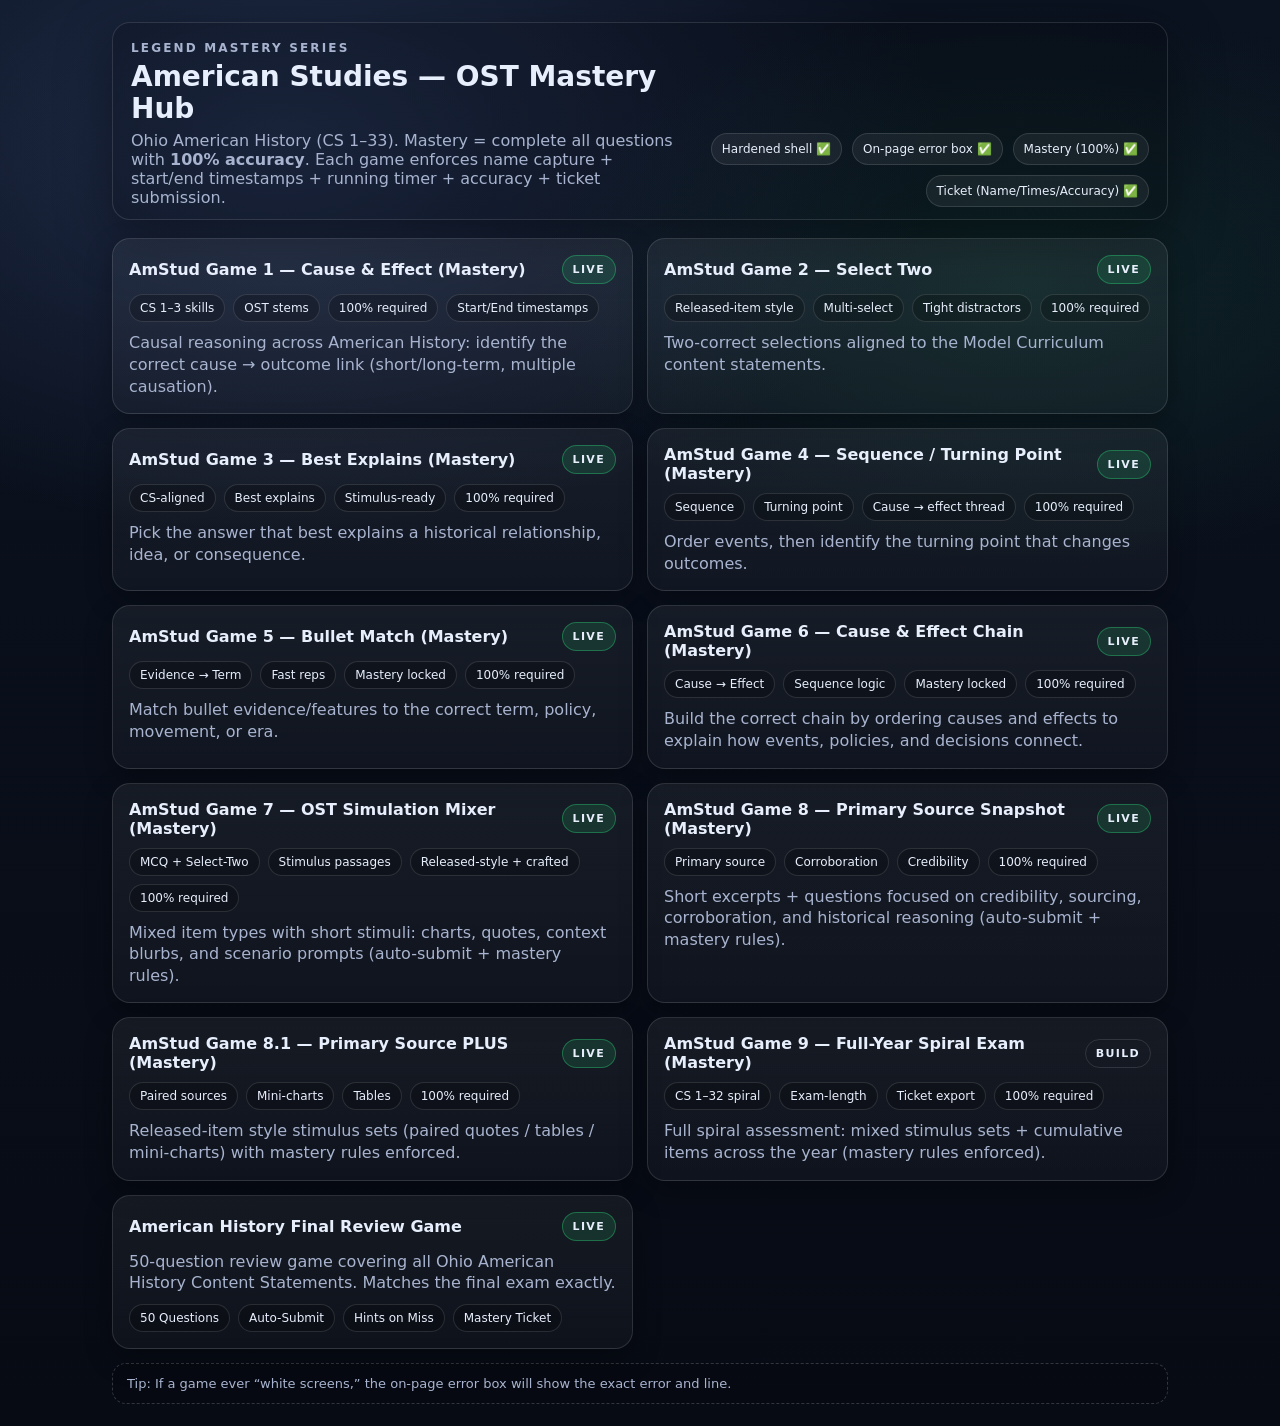
<file: index.html>
<!doctype html>
<html lang="en">
<head>
  <meta charset="utf-8" />
  <meta name="viewport" content="width=device-width,initial-scale=1" />
  <title>American Studies — OST Mastery Game Series (American History CS 1–32)</title>
  <link rel="stylesheet" href="./styles.css" />
  <meta name="description" content="American Studies OST Mastery Game Series (Ohio American History CS 1–32)" />

  <!-- OpenGraph (helps Google Classroom previews) -->
  <meta property="og:title" content="American Studies — OST Mastery Game Series" />
  <meta property="og:description" content="Ohio American History (CS 1–33). Mastery = 100% accuracy with start/end timestamps + ticket submission." />
  <meta property="og:type" content="website" />
</head>
<body>
  <div class="wrap">
    <header class="top">
      <div>
        <div class="kicker">LEGEND MASTERY SERIES</div>
        <h1>American Studies — OST Mastery Hub</h1>
        <p class="sub">
          Ohio American History (CS 1–33). Mastery = complete all questions with <b>100% accuracy</b>.
          Each game enforces name capture + start/end timestamps + running timer + accuracy + ticket submission.
        </p>
      </div>
      <div class="meta">
        <div class="pill">Hardened shell ✅</div>
        <div class="pill">On-page error box ✅</div>
        <div class="pill">Mastery (100%) ✅</div>
        <div class="pill">Ticket (Name/Times/Accuracy) ✅</div>
      </div>
    </header>

    <section class="grid">

      <!-- LIVE (make these when you’re ready) -->
      <a class="card" href="./games/amstud-1-cause-effect.html">
        <div class="row">
          <div class="title">AmStud Game 1 — Cause &amp; Effect (Mastery)</div>
          <span class="status live">LIVE</span>
        </div>
        <div class="chips">
          <span class="chip">CS 1–3 skills</span>
          <span class="chip">OST stems</span>
          <span class="chip">100% required</span>
          <span class="chip">Start/End timestamps</span>
        </div>
        <p class="desc">
          Causal reasoning across American History: identify the correct cause → outcome link (short/long-term, multiple causation).
        </p>
      </a>

      <a class="card" href="./games/amstud-2-select-two.html">
        <div class="row">
          <div class="title">AmStud Game 2 — Select Two</div>
          <span class="status live">LIVE</span>
        </div>
        <div class="chips">
          <span class="chip">Released-item style</span>
          <span class="chip">Multi-select</span>
          <span class="chip">Tight distractors</span>
          <span class="chip">100% required</span>
        </div>
        <p class="desc">
          Two-correct selections aligned to the Model Curriculum content statements.
        </p>
      </a>

      <a class="card" href="./games/amstud-3-best-explains.html">
        <div class="row">
          <div class="title">AmStud Game 3 — Best Explains (Mastery)</div>
          <span class="status live">LIVE</span>
        </div>
        <div class="chips">
          <span class="chip">CS-aligned</span>
          <span class="chip">Best explains</span>
          <span class="chip">Stimulus-ready</span>
          <span class="chip">100% required</span>
        </div>
        <p class="desc">
          Pick the answer that best explains a historical relationship, idea, or consequence.
        </p>
      </a>

      <a class="card" href="./games/amstud-4-sequence-turning-point.html">
        <div class="row">
          <div class="title">AmStud Game 4 — Sequence / Turning Point (Mastery)</div>
          <span class="status live">LIVE</span>
        </div>
        <div class="chips">
          <span class="chip">Sequence</span>
          <span class="chip">Turning point</span>
          <span class="chip">Cause → effect thread</span>
          <span class="chip">100% required</span>
        </div>
        <p class="desc">
          Order events, then identify the turning point that changes outcomes.
        </p>
      </a>

     <a class="card" href="./games/amstud-5-bullet-match.html">
  <div class="row">
    <div class="title">AmStud Game 5 — Bullet Match (Mastery)</div>
    <span class="status live">LIVE</span>
  </div>
  <div class="chips">
    <span class="chip">Evidence → Term</span>
    <span class="chip">Fast reps</span>
    <span class="chip">Mastery locked</span>
    <span class="chip">100% required</span>
  </div>
  <p class="desc">
    Match bullet evidence/features to the correct term, policy, movement, or era.
  </p>
</a>

      <a class="card" href="./games/amstud-6-cause-effect-chain.html">
  <div class="row">
    <div class="title">AmStud Game 6 — Cause &amp; Effect Chain (Mastery)</div>
    <span class="status live">LIVE</span>
  </div>
  <div class="chips">
    <span class="chip">Cause → Effect</span>
    <span class="chip">Sequence logic</span>
    <span class="chip">Mastery locked</span>
    <span class="chip">100% required</span>
  </div>
  <p class="desc">
    Build the correct chain by ordering causes and effects to explain how events, policies, and decisions connect.
  </p>
</a>

      <a class="card" href="./games/amstud-7-ost-simulation-mixer.html">
  <div class="row">
    <div class="title">AmStud Game 7 — OST Simulation Mixer (Mastery)</div>
    <span class="status live">LIVE</span>
  </div>
  <div class="chips">
    <span class="chip">MCQ + Select-Two</span>
    <span class="chip">Stimulus passages</span>
    <span class="chip">Released-style + crafted</span>
    <span class="chip">100% required</span>
  </div>
  <p class="desc">
    Mixed item types with short stimuli: charts, quotes, context blurbs, and scenario prompts (auto-submit + mastery rules).
  </p>
</a>

      <a class="card" href="./games/amstud-8-primary-source-snapshot.html">
  <div class="row">
    <div class="title">AmStud Game 8 — Primary Source Snapshot (Mastery)</div>
    <span class="status live">LIVE</span>
  </div>
  <div class="chips">
    <span class="chip">Primary source</span>
    <span class="chip">Corroboration</span>
    <span class="chip">Credibility</span>
    <span class="chip">100% required</span>
  </div>
  <p class="desc">
    Short excerpts + questions focused on credibility, sourcing, corroboration, and historical reasoning (auto-submit + mastery rules).
  </p>
</a>

     <a class="card" href="./games/amstud-8-1-primary-source-plus.html">
  <div class="row">
    <div class="title">AmStud Game 8.1 — Primary Source PLUS (Mastery)</div>
    <span class="status live">LIVE</span>
  </div>
  <div class="chips">
    <span class="chip">Paired sources</span>
    <span class="chip">Mini-charts</span>
    <span class="chip">Tables</span>
    <span class="chip">100% required</span>
  </div>
  <p class="desc">
    Released-item style stimulus sets (paired quotes / tables / mini-charts) with mastery rules enforced.
  </p>
</a>

     <a class="card" href="./games/amstud-9-full-year-spiral-exam.html">
  <div class="row">
    <div class="title">AmStud Game 9 — Full-Year Spiral Exam (Mastery)</div>
    <span class="status build">BUILD</span>
  </div>
  <div class="chips">
    <span class="chip">CS 1–32 spiral</span>
    <span class="chip">Exam-length</span>
    <span class="chip">Ticket export</span>
    <span class="chip">100% required</span>
  </div>
  <p class="desc">
    Full spiral assessment: mixed stimulus sets + cumulative items across the year (mastery rules enforced).
  </p>
</a>

      <a class="card" href="games/am-history-final-review.html">
  <div class="row">
    <div class="title">American History Final Review Game</div>
    <div class="status live">LIVE</div>
  </div>
  <p class="desc">
    50-question review game covering all Ohio American History Content Statements.
    Matches the final exam exactly.
  </p>
  <div class="chips">
    <span class="chip">50 Questions</span>
    <span class="chip">Auto-Submit</span>
    <span class="chip">Hints on Miss</span>
    <span class="chip">Mastery Ticket</span>
  </div>
</a>

    </section>

    <footer class="foot">
      <div class="note">
        Tip: If a game ever “white screens,” the on-page error box will show the exact error and line.
      </div>
    </footer>
  </div>

  <script>
    // Disable "coming soon" cards safely
    document.querySelectorAll('a[data-disabled="true"]').forEach(a=>{
      a.addEventListener('click', (e)=> e.preventDefault());
    });
  </script>
</body>
</html>
</file>
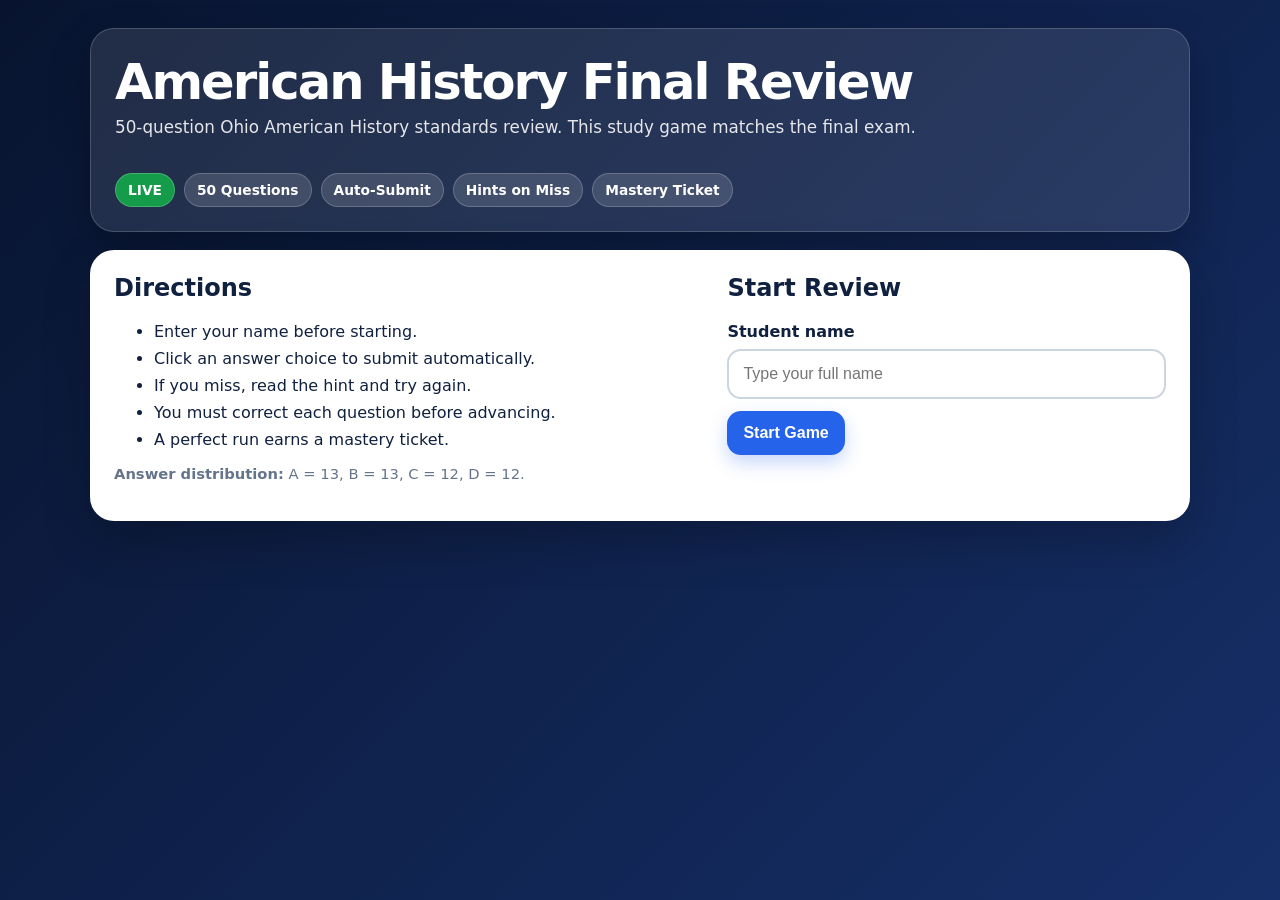
<file: games/am-history-final-review.html>
<!DOCTYPE html>
<html lang="en">
<head>
  <meta charset="UTF-8" />
  <meta name="viewport" content="width=device-width, initial-scale=1.0" />
  <title>American History Final Review Game</title>
  <style>
    :root {
      --bg1:#08142f; --bg2:#162f68; --card:#ffffff; --ink:#10203f; --muted:#64748b;
      --blue:#2563eb; --green:#16a34a; --red:#dc2626; --gold:#f59e0b; --line:#dbeafe;
    }
    * { box-sizing:border-box; }
    body {
      margin:0; font-family:Inter, system-ui, -apple-system, Segoe UI, Arial, sans-serif;
      color:var(--ink); background:linear-gradient(135deg,var(--bg1),var(--bg2));
      min-height:100vh;
    }
    .wrap { width:min(1100px,94vw); margin:0 auto; padding:28px 0 42px; }
    .hero {
      background:rgba(255,255,255,.1); border:1px solid rgba(255,255,255,.18);
      border-radius:24px; padding:24px; color:white; box-shadow:0 18px 40px rgba(0,0,0,.25);
    }
    .hero-top { display:flex; align-items:flex-start; justify-content:space-between; gap:20px; flex-wrap:wrap; }
    h1 { margin:0 0 6px; font-size:clamp(2rem,4vw,3.1rem); letter-spacing:-.04em; }
    .subtitle { margin:0; opacity:.88; font-size:1.05rem; }
    .pill-row { display:flex; flex-wrap:wrap; gap:9px; margin-top:16px; }
    .pill {
      display:inline-flex; align-items:center; gap:6px; border-radius:999px; padding:8px 12px;
      background:rgba(255,255,255,.14); border:1px solid rgba(255,255,255,.2); color:white; font-weight:800; font-size:.86rem;
    }
    .pill.live { background:rgba(22,163,74,.95); }
    .panel {
      margin-top:18px; background:var(--card); border-radius:24px; padding:24px;
      box-shadow:0 20px 48px rgba(0,0,0,.22);
    }
    .start-grid { display:grid; grid-template-columns:1.15fr .85fr; gap:20px; }
    @media (max-width:800px) { .start-grid { grid-template-columns:1fr; } }
    .directions h2, .name-card h2 { margin-top:0; }
    .directions li { margin:8px 0; }
    label { display:block; font-weight:900; margin-bottom:8px; }
    input {
      width:100%; padding:14px 14px; border:2px solid #cbd5e1; border-radius:14px; font-size:1rem;
    }
    button {
      border:0; border-radius:14px; padding:13px 16px; font-weight:900; cursor:pointer;
      background:var(--blue); color:white; font-size:1rem; box-shadow:0 8px 18px rgba(37,99,235,.25);
    }
    button.secondary { background:#0f172a; }
    button:disabled { opacity:.55; cursor:not-allowed; }
    .statbar { display:grid; grid-template-columns:repeat(4,1fr); gap:10px; margin-bottom:16px; }
    @media (max-width:800px) { .statbar { grid-template-columns:repeat(2,1fr); } }
    .stat {
      background:#eff6ff; border:1px solid var(--line); border-radius:16px; padding:12px;
      font-weight:900; color:#1e3a8a;
    }
    .progress { height:14px; background:#e5e7eb; border-radius:999px; overflow:hidden; margin-bottom:18px; }
    .bar { height:100%; width:0%; background:linear-gradient(90deg,#2563eb,#16a34a); transition:.35s ease; }
    .q-meta { display:flex; gap:10px; flex-wrap:wrap; margin-bottom:12px; }
    .tag { background:#eef2ff; color:#3730a3; border-radius:999px; padding:6px 10px; font-weight:900; font-size:.82rem; }
    .question { font-size:1.45rem; font-weight:950; line-height:1.25; margin:12px 0 18px; }
    .answers { display:grid; gap:11px; }
    .answer {
      width:100%; text-align:left; background:white; color:var(--ink); border:2px solid #dbeafe;
      box-shadow:none; padding:15px 16px; display:flex; gap:12px; align-items:flex-start;
    }
    .letter {
      flex:0 0 auto; width:32px; height:32px; border-radius:999px; display:inline-grid; place-items:center;
      background:#e0ecff; color:#1d4ed8; font-weight:950;
    }
    .answer.correct { border-color:var(--green); background:#ecfdf5; }
    .answer.correct .letter { background:var(--green); color:white; }
    .answer.wrong { border-color:var(--red); background:#fef2f2; }
    .answer.wrong .letter { background:var(--red); color:white; }
    .feedback {
      display:none; margin-top:16px; border-radius:18px; padding:16px; border:2px solid #e5e7eb; background:#f8fafc;
      font-weight:750; line-height:1.45;
    }
    .feedback.good { display:block; border-color:#bbf7d0; background:#f0fdf4; color:#14532d; }
    .feedback.bad { display:block; border-color:#fecaca; background:#fff1f2; color:#7f1d1d; }
    .footer-actions { display:flex; gap:10px; justify-content:space-between; align-items:center; margin-top:18px; flex-wrap:wrap; }
    .hidden { display:none !important; }
    .ticket {
      border:3px dashed #f59e0b; background:#fffbeb; border-radius:20px; padding:20px; margin-top:16px;
      color:#78350f;
    }
    .ticket h3 { margin:0 0 10px; font-size:1.6rem; }
    .ticket-grid { display:grid; grid-template-columns:repeat(2,1fr); gap:10px; }
    @media (max-width:700px) { .ticket-grid { grid-template-columns:1fr; } }
    .small { color:var(--muted); font-size:.92rem; }
    .errorbox { white-space:pre-wrap; display:none; background:#7f1d1d; color:white; padding:12px; border-radius:12px; margin-top:12px; }
  </style>
</head>
<body>
  <div class="wrap">
    <section class="hero">
      <div class="hero-top">
        <div>
          <h1>American History Final Review</h1>
          <p class="subtitle">50-question Ohio American History standards review. This study game matches the final exam.</p>
        </div>
        <div class="pill-row">
          <span class="pill live">LIVE</span>
          <span class="pill">50 Questions</span>
          <span class="pill">Auto-Submit</span>
          <span class="pill">Hints on Miss</span>
          <span class="pill">Mastery Ticket</span>
        </div>
      </div>
    </section>

    <section id="startPanel" class="panel">
      <div class="start-grid">
        <div class="directions">
          <h2>Directions</h2>
          <ul>
            <li>Enter your name before starting.</li>
            <li>Click an answer choice to submit automatically.</li>
            <li>If you miss, read the hint and try again.</li>
            <li>You must correct each question before advancing.</li>
            <li>A perfect run earns a mastery ticket.</li>
          </ul>
          <p class="small"><strong>Answer distribution:</strong> A = 13, B = 13, C = 12, D = 12.</p>
        </div>
        <div class="name-card">
          <h2>Start Review</h2>
          <label for="studentName">Student name</label>
          <input id="studentName" placeholder="Type your full name" autocomplete="name" />
          <div style="height:12px"></div>
          <button id="startBtn">Start Game</button>
          <div id="errorbox" class="errorbox"></div>
        </div>
      </div>
    </section>

    <section id="gamePanel" class="panel hidden">
      <div class="statbar">
        <div class="stat" id="statQuestion">Question 1 / 50</div>
        <div class="stat" id="statScore">Correct: 0</div>
        <div class="stat" id="statMisses">Misses: 0</div>
        <div class="stat" id="statAccuracy">Accuracy: 100%</div>
      </div>
      <div class="progress"><div class="bar" id="bar"></div></div>
      <div class="q-meta"><span class="tag" id="csTag">CS1</span><span class="tag">American History</span></div>
      <div class="question" id="questionText"></div>
      <div class="answers" id="answers"></div>
      <div class="feedback" id="feedback"></div>
      <div class="footer-actions"><span class="small" id="statusText">Choose the best answer.</span></div>
    </section>

    <section id="finishPanel" class="panel hidden">
      <h2 id="finishTitle">Review Complete</h2>
      <p id="finishSummary"></p>
      <div id="ticketArea"></div>
      <div class="footer-actions"><button id="restartBtn" class="secondary">Restart</button></div>
    </section>
  </div>

<script>
"use strict";

const GAME_TITLE = "American History Final Review Game";
const questions = [
  {id:1,cs:"CS1",question:"Which factor helps historians determine if a source is credible?",answers:["The color of the document","The author’s bias and qualifications","The age of the paper","The number of pages"],correct:1,explanation:"Credibility depends on reliability, author perspective, bias, qualifications, and agreement with other sources.",hint:"Think about what makes a source trustworthy."},
  {id:2,cs:"CS2",question:"Historians use evidence mainly to:",answers:["Avoid making arguments","Memorize dates","Support or refute a thesis","Eliminate disagreement"],correct:2,explanation:"A thesis is a historical claim, and evidence is used to support or refute that claim.",hint:"Think about how historians prove an argument."},
  {id:3,cs:"CS3",question:"Which is an example of a long-term cause of the Great Migration?",answers:["Jim Crow laws","Factory fires","Television","Airplanes"],correct:0,explanation:"Jim Crow segregation and discrimination pushed many African Americans to leave the South over time.",hint:"Look for the deeper, long-lasting push factor."},
  {id:4,cs:"CS4",question:"According to the Declaration of Independence, governments receive power from:",answers:["Congress","Kings","The military","Consent of the governed"],correct:3,explanation:"The Declaration says legitimate government is based on the consent of the people.",hint:"Think about who gives government its authority."},
  {id:5,cs:"CS5",question:"Which precedent was established by the Northwest Ordinance?",answers:["National bank","Public education","Income tax","Electoral College"],correct:1,explanation:"The Northwest Ordinance encouraged schools and education in the Northwest Territory.",hint:"Think about a governing practice for new territories."},
  {id:6,cs:"CS6",question:"Federalism in the U.S. Constitution divides power between:",answers:["Citizens and courts","Congress and the President","State and national governments","Businesses and labor unions"],correct:2,explanation:"Federalism divides power between the national government and state governments.",hint:"Think about the two levels of government."},
  {id:7,cs:"CS7",question:"The Anti-Federalists demanded the addition of:",answers:["The Bill of Rights","The New Deal","The Monroe Doctrine","The Marshall Plan"],correct:0,explanation:"Anti-Federalist concerns over individual liberties led to the Bill of Rights.",hint:"Think about protections added after ratification debates."},
  {id:8,cs:"CS7",question:"Which freedom is protected by the 1st Amendment?",answers:["Trial by jury","Bearing arms","Voting at age 18","Freedom of speech"],correct:3,explanation:"The First Amendment protects speech, religion, press, assembly, and petition.",hint:"Think about one of the five freedoms."},
  {id:9,cs:"CS8",question:"Industrialization caused many Americans to move from:",answers:["Cities to farms","Rural areas to cities","Europe to Asia","Factories to plantations"],correct:1,explanation:"Industrialization shifted work from farms to factories and encouraged urban growth.",hint:"Think about where factory jobs were located."},
  {id:10,cs:"CS9",question:"Labor unions fought for:",answers:["Longer workdays","Lower wages","Safer working conditions","More child labor"],correct:2,explanation:"Labor unions pushed for shorter hours, higher pay, safer conditions, and limits on child labor.",hint:"Think about reforms workers wanted."},
  {id:11,cs:"CS10",question:"The Great Migration involved:",answers:["African Americans moving north","Farmers moving west","Immigrants returning to Europe","Gold miners moving to Alaska"],correct:0,explanation:"The Great Migration was the movement of African Americans from the rural South to northern cities.",hint:"Think about movement away from Jim Crow and toward jobs."},
  {id:12,cs:"CS11",question:"Which event reflected conflict between Americans and American Indians?",answers:["Battle of Gettysburg","Cuban Missile Crisis","Montgomery Bus Boycott","Wounded Knee Massacre"],correct:3,explanation:"Wounded Knee was one consequence of conflict during westward expansion and reservation policy.",hint:"Think about conflict connected to western settlement."},
  {id:13,cs:"CS12",question:"Jim Crow laws enforced:",answers:["Racial segregation","Women’s suffrage","School integration","Religious freedom"],correct:0,explanation:"Jim Crow laws institutionalized racial segregation and discrimination after Reconstruction.",hint:"Think about legalized discrimination in the South."},
  {id:14,cs:"CS13",question:"Progressive reformers were known for:",answers:["Supporting monopolies","Ending public education","Expanding child labor","Fighting political corruption"],correct:3,explanation:"Progressives tried to fix problems caused by industrial capitalism, urbanization, and political corruption.",hint:"Think about reform, not protecting corrupt systems."},
  {id:15,cs:"CS13",question:"Which Progressive reform increased food safety?",answers:["Homestead Act","Kansas-Nebraska Act","Meat Inspection Act","Dawes Act"],correct:2,explanation:"The Meat Inspection Act improved federal oversight of meatpacking and food safety.",hint:"Think about consumer protection."},
  {id:16,cs:"CS13",question:"The 19th Amendment granted:",answers:["Freedom of religion","Voting rights to women","Voting rights to 18-year-olds","Direct election of senators"],correct:1,explanation:"The 19th Amendment gave women the constitutional right to vote.",hint:"Think about women’s suffrage."},
  {id:17,cs:"CS14",question:"Which action helped the United States become a world power?",answers:["Louisiana Purchase","Missouri Compromise","Reconstruction","Spanish-American War"],correct:3,explanation:"The Spanish-American War and overseas expansion helped the U.S. become a global power.",hint:"Think about overseas expansion in the early 1900s."},
  {id:18,cs:"CS15",question:"Why did the United States reject joining the League of Nations?",answers:["Fear of foreign entanglements","Lack of military power","British opposition","Economic depression"],correct:0,explanation:"Many senators feared the League would pull the United States into foreign conflicts.",hint:"Think about isolationism after World War I."},
  {id:19,cs:"CS15",question:"The Kellogg-Briand Pact attempted to:",answers:["Promote imperialism","Create NATO","Ban war as national policy","Divide Germany"],correct:2,explanation:"The Kellogg-Briand Pact attempted to outlaw war as an instrument of national policy.",hint:"Think about peace efforts after World War I."},
  {id:20,cs:"CS16",question:"The Red Scare was fueled by fear of:",answers:["Capitalism","Communism","Imperialism","Fascism"],correct:1,explanation:"The First Red Scare grew from fears of communism, revolution, labor unrest, and immigrants being connected to radical ideas.",hint:"Think about fear after the Russian Revolution."},
  {id:21,cs:"CS17",question:"Which invention changed communication during the 1920s?",answers:["Cotton gin","Telegraph","Commercial radio","Steam engine"],correct:2,explanation:"Commercial radio broadcasts changed communication and culture during the 1920s.",hint:"Think about mass media in the 1920s."},
  {id:22,cs:"CS18",question:"The Harlem Renaissance celebrated:",answers:["Western expansion","Industrial growth","Women’s suffrage","African American culture"],correct:3,explanation:"The Harlem Renaissance celebrated African American art, music, literature, and cultural pride.",hint:"Think about Harlem, jazz, art, and literature."},
  {id:23,cs:"CS18",question:"Prohibition increased:",answers:["Organized crime","Public trust in government","Farm production","Immigration"],correct:0,explanation:"Prohibition contributed to speakeasies and organized crime because alcohol became illegal but demand continued.",hint:"Think about unintended consequences."},
  {id:24,cs:"CS19",question:"Buying stock “on margin” contributed to:",answers:["World War II","The Great Depression","Reconstruction","The Civil Rights Movement"],correct:1,explanation:"Stock speculation and buying on margin helped create conditions that led to the Great Depression.",hint:"Think about risky borrowing in the stock market."},
  {id:25,cs:"CS19",question:"Which New Deal program helped protect bank deposits?",answers:["FDIC","TVA","WPA","NATO"],correct:0,explanation:"The Federal Deposit Insurance Corporation protected bank deposits and helped restore confidence in banks.",hint:"Think about deposit insurance."},
  {id:26,cs:"CS19",question:"The Social Security Act provided:",answers:["Military draft registration","Land grants","Retirement assistance","Free college"],correct:2,explanation:"The Social Security Act created a federal system of retirement and support benefits.",hint:"Think about old-age assistance."},
  {id:27,cs:"CS20",question:"The Neutrality Acts were designed to:",answers:["Enter World War II","Avoid foreign conflicts","Promote communism","Expand NATO"],correct:1,explanation:"The Neutrality Acts tried to keep the United States out of overseas conflicts in the 1930s.",hint:"Think about isolationism before World War II."},
  {id:28,cs:"CS20",question:"The attack on Pearl Harbor caused the United States to:",answers:["Leave NATO","Join the League of Nations","Begin the Cold War","Enter World War II"],correct:3,explanation:"Japan’s attack on Pearl Harbor ended U.S. isolationism and led to entry into World War II.",hint:"Think about December 7, 1941."},
  {id:29,cs:"CS21",question:"During World War II, rationing encouraged Americans to:",answers:["Stop working","Buy luxury items","Save resources for the war effort","Protest the government"],correct:2,explanation:"Rationing limited consumer use of scarce goods so resources could support the war effort.",hint:"Think about conserving food, fuel, and materials."},
  {id:30,cs:"CS21",question:"Japanese Americans were placed in:",answers:["Internment camps","Military academies","Labor unions","Foreign embassies"],correct:0,explanation:"Japanese Americans were forced into internment camps during World War II.",hint:"Think about wartime mistreatment of a marginalized group."},
  {id:31,cs:"CS21",question:"The Double V Campaign promoted:",answers:["Victory over poverty only","Voting rights for women","Opposition to World War II","Victory abroad and equality at home"],correct:3,explanation:"The Double V Campaign called for victory over fascism abroad and racism at home.",hint:"Think about African American wartime activism."},
  {id:32,cs:"CS22",question:"Atomic weapons changed warfare because they:",answers:["Increased trench warfare","Could cause massive destruction","Eliminated military alliances","Ended all future wars"],correct:1,explanation:"Atomic weapons introduced a level of destructive power that changed warfare and began the nuclear age.",hint:"Think about mass destruction."},
  {id:33,cs:"CS23",question:"The goal of containment was to:",answers:["Spread democracy through Europe","Expand the Soviet Union","Reduce world trade","Stop the spread of communism"],correct:3,explanation:"Containment was the U.S. policy of stopping the spread of communism during the Cold War.",hint:"Think about limiting Soviet influence."},
  {id:34,cs:"CS23",question:"Which alliance was formed to resist Soviet expansion?",answers:["League of Nations","NATO","Warsaw Pact","Axis Powers"],correct:1,explanation:"NATO was a U.S.-backed alliance created to resist Soviet expansion in Europe.",hint:"Think about the Western alliance."},
  {id:35,cs:"CS24",question:"McCarthyism involved:",answers:["Opposition to civil rights","Support for isolationism","Fear of communist influence","Expansion of women’s rights"],correct:2,explanation:"McCarthyism reflected Cold War fears of communist infiltration and subversion.",hint:"Think about accusations during the Second Red Scare."},
  {id:36,cs:"CS25",question:"Which conflict divided Americans and sparked anti-war protests?",answers:["Vietnam War","Korean War","Spanish-American War","Gulf War"],correct:0,explanation:"The Vietnam War deeply divided Americans and sparked major anti-war protests.",hint:"Think about the war tied to protests in the 1960s and 1970s."},
  {id:37,cs:"CS25",question:"The Cuban Missile Crisis involved tensions between the:",answers:["U.S. and Soviet Union","U.S. and Germany","U.S. and Japan","U.S. and China"],correct:0,explanation:"The Cuban Missile Crisis was a Cold War confrontation between the United States and Soviet Union.",hint:"Think about nuclear missiles in Cuba."},
  {id:38,cs:"CS26",question:"The fall of the Berlin Wall symbolized:",answers:["The beginning of World War II","The end of the Cold War","The Great Depression","The Progressive Era"],correct:1,explanation:"The fall of the Berlin Wall symbolized the collapse of communist control in Eastern Europe and the end of the Cold War.",hint:"Think about 1989 and the decline of communism."},
  {id:39,cs:"CS27",question:"Brown v. Board of Education declared:",answers:["Women could vote","Slavery illegal","Segregation in schools unconstitutional","Income taxes constitutional"],correct:2,explanation:"Brown v. Board of Education ruled that school segregation violated equal protection.",hint:"Think about the Supreme Court and public schools."},
  {id:40,cs:"CS27",question:"The Montgomery Bus Boycott protested:",answers:["Factory conditions","School funding","Immigration quotas","Segregation on buses"],correct:3,explanation:"The Montgomery Bus Boycott challenged segregated seating on public buses.",hint:"Think about Rosa Parks and public transportation."},
  {id:41,cs:"CS28",question:"The Baby Boom contributed to:",answers:["Declining birth rates","Population growth in suburbs","Urban overcrowding in Europe","The Dust Bowl"],correct:1,explanation:"The Baby Boom and postwar prosperity helped fuel suburban growth.",hint:"Think about families after World War II."},
  {id:42,cs:"CS29",question:"Redlining discriminated against:",answers:["Factory owners","Veterans","Farmers","Minority home buyers"],correct:3,explanation:"Redlining was a discriminatory loan practice that limited housing opportunities for minorities.",hint:"Think about unfair access to home loans."},
  {id:43,cs:"CS30",question:"The Environmental Protection Agency (EPA) was created to:",answers:["Protect the environment","Promote world trade","Expand military spending","Fight communism"],correct:0,explanation:"The EPA was created to address pollution and environmental protection concerns.",hint:"Think about government regulation of pollution."},
  {id:44,cs:"CS30",question:"Reaganomics focused on:",answers:["Collective farming","Isolationism","Supply-side economics","Prohibition"],correct:2,explanation:"Reaganomics emphasized supply-side economics, tax cuts, and deregulation.",hint:"Think about the economic policy of the Reagan era."},
  {id:45,cs:"CS31",question:"Globalization has contributed to:",answers:["More manufacturing jobs in the Rust Belt","The end of technology","Growth of service industry jobs","Elimination of trade deficits"],correct:2,explanation:"Globalization and overseas competition contributed to a shift from manufacturing to service-sector work.",hint:"Think about the changing U.S. economy after 1991."},
  {id:46,cs:"CS32",question:"The USA PATRIOT Act increased debate over:",answers:["Civil liberties and national security","Women’s suffrage","Child labor","Segregation"],correct:0,explanation:"The USA PATRIOT Act raised questions about balancing national security with civil liberties after 9/11.",hint:"Think about rights versus security."},
  {id:47,cs:"CS32",question:"The Transportation Security Administration (TSA) was created after:",answers:["Pearl Harbor","September 11 attacks","World War I","The Cold War"],correct:1,explanation:"The TSA was created after the September 11 attacks to strengthen transportation security.",hint:"Think about airport security after 9/11."},
  {id:48,cs:"CS33",question:"Outsourcing refers to:",answers:["Expanding public schools","Increasing tariffs","Ending immigration","Sending jobs overseas"],correct:3,explanation:"Outsourcing means moving jobs or production to other countries.",hint:"Think about globalized business decisions."},
  {id:49,cs:"CS33",question:"Which issue became a major foreign policy challenge after 9/11?",answers:["War on terrorism","Reconstruction","Homestead policies","Prohibition"],correct:0,explanation:"After 9/11, the war on terrorism became a major U.S. foreign policy challenge.",hint:"Think about U.S. military and security policy after 2001."},
  {id:50,cs:"CS33",question:"Which organization addresses international economic cooperation?",answers:["NATO","WTO","HUAC","CCC"],correct:1,explanation:"The World Trade Organization deals with international trade rules and economic cooperation.",hint:"Think about global trade, not military alliances."}
];

let current = 0;
let correctCount = 0;
let missCount = 0;
let locked = false;
let studentName = "";
let startTime = null;
let endTime = null;

const $ = (id) => document.getElementById(id);

window.addEventListener("error", (e) => {
  const box = $("errorbox");
  if (box) {
    box.style.display = "block";
    box.textContent = "Runtime error: " + e.message + "\nLine: " + e.lineno;
  }
});

function formatTime(d) {
  return d.toLocaleTimeString([], { hour: "numeric", minute: "2-digit", second: "2-digit" });
}

function formatDate(d) {
  return d.toLocaleDateString([], { year: "numeric", month: "short", day: "numeric" });
}

function elapsedText(ms) {
  const total = Math.max(0, Math.round(ms / 1000));
  const min = Math.floor(total / 60);
  const sec = total % 60;
  return `${min} min ${sec} sec`;
}

function startGame() {
  studentName = $("studentName").value.trim();
  if (!studentName) {
    $("errorbox").style.display = "block";
    $("errorbox").textContent = "Please enter your name before starting.";
    return;
  }
  $("errorbox").style.display = "none";
  current = 0;
  correctCount = 0;
  missCount = 0;
  locked = false;
  startTime = new Date();
  $("startPanel").classList.add("hidden");
  $("finishPanel").classList.add("hidden");
  $("gamePanel").classList.remove("hidden");
  renderQuestion();
}

function updateStats() {
  $("statQuestion").textContent = `Question ${current + 1} / ${questions.length}`;
  $("statScore").textContent = `Correct: ${correctCount}`;
  $("statMisses").textContent = `Misses: ${missCount}`;
  const attempts = correctCount + missCount;
  const acc = attempts === 0 ? 100 : Math.round((correctCount / attempts) * 100);
  $("statAccuracy").textContent = `Accuracy: ${acc}%`;
  $("bar").style.width = `${(current / questions.length) * 100}%`;
}

function renderQuestion() {
  locked = false;
  const q = questions[current];
  updateStats();
  $("csTag").textContent = q.cs;
  $("questionText").textContent = q.question;
  $("feedback").className = "feedback";
  $("feedback").textContent = "";
  $("statusText").textContent = "Choose the best answer.";
  const container = $("answers");
  container.innerHTML = "";

  q.answers.forEach((answer, index) => {
    const btn = document.createElement("button");
    btn.className = "answer";
    btn.type = "button";
    btn.innerHTML = `<span class="letter">${String.fromCharCode(65 + index)}</span><span>${answer}</span>`;
    btn.addEventListener("click", () => chooseAnswer(index, btn));
    container.appendChild(btn);
  });
}

function chooseAnswer(index, btn) {
  if (locked) return;
  const q = questions[current];

  if (index === q.correct) {
    locked = true;
    btn.classList.add("correct");
    correctCount++;
    $("feedback").className = "feedback good";
    $("feedback").innerHTML = `<strong>Correct.</strong> ${q.explanation}`;
    $("statusText").textContent = "Correct — advancing shortly.";
    updateStats();
    setTimeout(advance, 4200);
  } else {
    missCount++;
    btn.classList.add("wrong");
    btn.disabled = true;
    $("feedback").className = "feedback bad";
    $("feedback").innerHTML = `<strong>Not yet.</strong> ${q.hint}`;
    $("statusText").textContent = "Use the hint and select again.";
    updateStats();
  }
}

function advance() {
  current++;
  if (current >= questions.length) finishGame();
  else renderQuestion();
}

function finishGame() {
  endTime = new Date();
  $("gamePanel").classList.add("hidden");
  $("finishPanel").classList.remove("hidden");
  const total = questions.length;
  const perfect = missCount === 0 && correctCount === total;

  $("finishTitle").textContent = perfect ? "LEGENDARY MASTERY ACHIEVED" : "Review Complete";
  $("finishSummary").innerHTML = `
    Final result: <strong>${correctCount} / ${total}</strong> corrected through the review.<br>
    Missed attempts: <strong>${missCount}</strong><br>
    Runtime: <strong>${elapsedText(endTime - startTime)}</strong>
  `;

  if (perfect) {
    $("ticketArea").innerHTML = `
      <div class="ticket">
        <h3>PERFECT RUN TICKET</h3>
        <div class="ticket-grid">
          <div><strong>Name:</strong> ${studentName}</div>
          <div><strong>Date:</strong> ${formatDate(endTime)}</div>
          <div><strong>Start Time:</strong> ${formatTime(startTime)}</div>
          <div><strong>End Time:</strong> ${formatTime(endTime)}</div>
          <div><strong>Runtime:</strong> ${elapsedText(endTime - startTime)}</div>
          <div><strong>Score:</strong> 50 / 50, 0 misses</div>
        </div>
        <p style="margin-bottom:0"><strong>Game:</strong> ${GAME_TITLE}</p>
      </div>`;
  } else {
    $("ticketArea").innerHTML = `<div class="feedback bad" style="display:block">No mastery ticket generated. Restart and complete a perfect run with 0 missed attempts.</div>`;
  }
}

function restart() {
  $("finishPanel").classList.add("hidden");
  $("startPanel").classList.remove("hidden");
  $("studentName").focus();
}

$("startBtn").addEventListener("click", startGame);
$("studentName").addEventListener("keydown", (e) => { if (e.key === "Enter") startGame(); });
$("restartBtn").addEventListener("click", restart);
</script>
</body>
</html>
</file>
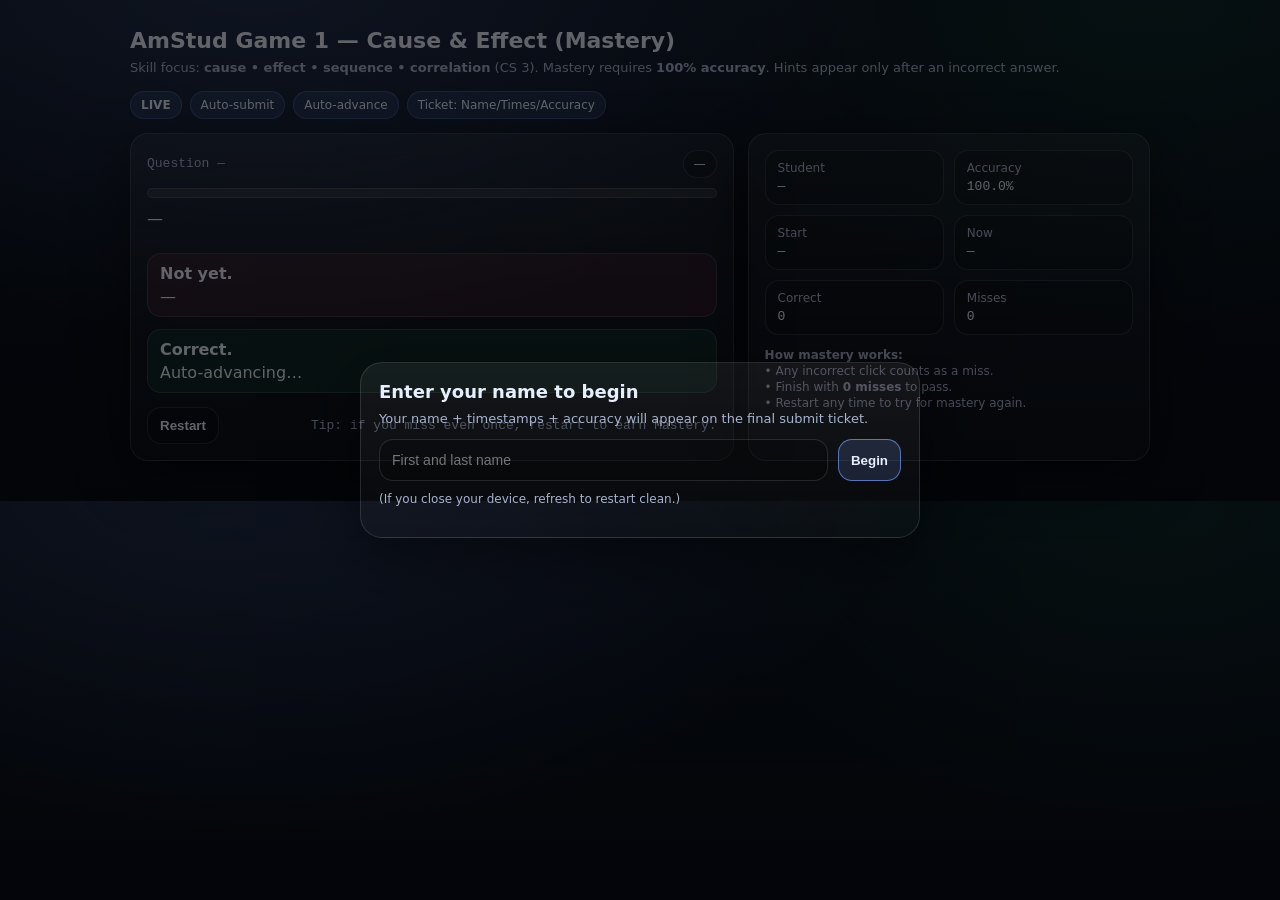
<file: games/amstud-1-cause-effect.html>
<!doctype html>
<html lang="en">
<head>
  <meta charset="utf-8"/>
  <meta name="viewport" content="width=device-width,initial-scale=1"/>
  <title>AmStud Game 1 — Cause & Effect (Mastery)</title>
  <style>
    :root{
      --bg:#0b1220;
      --panel:#111a2f;
      --panel2:#0f1730;
      --text:#e7eefc;
      --muted:#a8b4cf;
      --line:rgba(255,255,255,.12);
      --shadow:0 18px 55px rgba(0,0,0,.40);
      --radius:18px;
      --good:#2bd576;
      --bad:#ff5c7a;
      --warn:#ffd166;
      --accent:#7aa2ff;
      --chip:rgba(122,162,255,.14);
      --chipLine:rgba(122,162,255,.28);
      --mono: ui-monospace, SFMono-Regular, Menlo, Monaco, Consolas, "Liberation Mono", "Courier New", monospace;
    }
    *{box-sizing:border-box}
    body{
      margin:0;
      background:radial-gradient(1200px 700px at 20% -10%, rgba(122,162,255,.22), transparent 55%),
                 radial-gradient(900px 600px at 90% 0%, rgba(43,213,118,.10), transparent 55%),
                 linear-gradient(180deg,#0b1220,#070b14);
      color:var(--text);
      font-family:system-ui,-apple-system,Segoe UI,Roboto,Helvetica,Arial,sans-serif;
    }
    .wrap{width:min(1020px,92vw);margin:28px auto 40px;}
    .top{
      display:flex; gap:14px; flex-wrap:wrap;
      align-items:flex-start; justify-content:space-between;
      margin-bottom:14px;
    }
    h1{font-size:22px;margin:0 0 6px}
    .sub{color:var(--muted);font-size:13px;line-height:1.35}
    .panel{
      background:linear-gradient(180deg, rgba(255,255,255,.05), rgba(255,255,255,.02));
      border:1px solid var(--line);
      border-radius:var(--radius);
      box-shadow:var(--shadow);
      padding:16px;
    }
    .chips{display:flex;gap:8px;flex-wrap:wrap;align-items:center;justify-content:flex-end}
    .chip{
      border:1px solid var(--chipLine);
      background:var(--chip);
      padding:6px 10px;
      border-radius:999px;
      font-size:12px;
      color:var(--text);
      white-space:nowrap;
    }
    .chip strong{font-weight:700}
    .row{display:grid;grid-template-columns:1.2fr .8fr;gap:14px;align-items:stretch}
    @media (max-width:880px){.row{grid-template-columns:1fr}}
    .stats{
      display:grid;gap:10px;
      grid-template-columns:1fr 1fr;
    }
    .stat{
      background:rgba(0,0,0,.18);
      border:1px solid var(--line);
      border-radius:14px;
      padding:10px 12px;
    }
    .stat .k{color:var(--muted);font-size:12px;margin-bottom:4px}
    .stat .v{font-family:var(--mono);font-size:13px}
    .bar{
      height:10px;border-radius:999px;
      background:rgba(255,255,255,.08);
      overflow:hidden;border:1px solid var(--line);
    }
    .bar > div{height:100%;width:0%;background:linear-gradient(90deg, var(--accent), rgba(43,213,118,.9))}
    .qbox{padding:16px}
    .qhead{display:flex;gap:10px;align-items:center;justify-content:space-between;flex-wrap:wrap;margin-bottom:10px}
    .qnum{font-family:var(--mono);font-size:13px;color:var(--muted)}
    .skill{font-size:12px;border:1px solid var(--line);padding:6px 10px;border-radius:999px;background:rgba(0,0,0,.18)}
    .prompt{font-size:16px;line-height:1.35;margin:10px 0 12px}
    .choices{display:grid;gap:10px;margin-top:10px}
    .choice{
      border:1px solid var(--line);
      background:rgba(0,0,0,.16);
      border-radius:14px;
      padding:12px 12px;
      cursor:pointer;
      transition:transform .05s ease, border-color .15s ease, background .15s ease;
      user-select:none;
    }
    .choice:hover{border-color:rgba(122,162,255,.6);transform:translateY(-1px)}
    .choice.locked{cursor:not-allowed;opacity:.9}
    .choice.correct{
      border-color:rgba(43,213,118,.75);
      background:rgba(43,213,118,.10);
    }
    .choice.wrong{
      border-color:rgba(255,92,122,.75);
      background:rgba(255,92,122,.10);
    }
    .msg{
      margin-top:12px;
      border-radius:14px;
      border:1px solid var(--line);
      padding:10px 12px;
      display:none;
    }
    .msg.bad{display:block;background:rgba(255,92,122,.10)}
    .msg.good{display:block;background:rgba(43,213,118,.10)}
    .msg .t{font-weight:700;margin-bottom:4px}
    .footer{
      display:flex;gap:10px;flex-wrap:wrap;align-items:center;justify-content:space-between;
      margin-top:14px;
    }
    .btn{
      border:1px solid var(--line);
      background:rgba(0,0,0,.18);
      color:var(--text);
      border-radius:14px;
      padding:10px 12px;
      cursor:pointer;
      font-weight:700;
    }
    .btn:hover{border-color:rgba(122,162,255,.6)}
    .btn.primary{border-color:rgba(122,162,255,.65);background:rgba(122,162,255,.16)}
    .ticket{
      margin-top:14px;
      border:1px solid var(--line);
      background:rgba(0,0,0,.18);
      border-radius:16px;
      padding:12px;
      display:none;
    }
    pre{
      margin:10px 0 0;
      white-space:pre-wrap;
      background:rgba(0,0,0,.25);
      border:1px solid var(--line);
      border-radius:14px;
      padding:10px;
      font-family:var(--mono);
      font-size:12px;
      line-height:1.35;
    }
    /* Name gate */
    .gate{
      position:fixed; inset:0;
      background:rgba(0,0,0,.58);
      display:flex; align-items:center; justify-content:center;
      padding:20px;
    }
    .gateCard{
      width:min(560px, 94vw);
      background:linear-gradient(180deg, rgba(255,255,255,.06), rgba(255,255,255,.02));
      border:1px solid var(--line);
      border-radius:22px;
      box-shadow:var(--shadow);
      padding:18px;
    }
    .gateCard h2{margin:0 0 8px;font-size:18px}
    .gateCard p{margin:0 0 12px;color:var(--muted);font-size:13px;line-height:1.35}
    .inrow{display:flex;gap:10px;flex-wrap:wrap}
    input{
      flex:1;
      min-width:240px;
      border:1px solid var(--line);
      background:rgba(0,0,0,.22);
      color:var(--text);
      border-radius:14px;
      padding:12px 12px;
      outline:none;
      font-size:14px;
    }
    input:focus{border-color:rgba(122,162,255,.7)}
  </style>
</head>
<body>
  <div class="wrap">
    <div class="top">
      <div>
        <h1>AmStud Game 1 — Cause & Effect (Mastery)</h1>
        <div class="sub">
          Skill focus: <strong>cause • effect • sequence • correlation</strong> (CS 3).
          Mastery requires <strong>100% accuracy</strong>.
          Hints appear only after an incorrect answer.
        </div>
      </div>
      <div class="chips">
        <div class="chip"><strong>LIVE</strong></div>
        <div class="chip">Auto-submit</div>
        <div class="chip">Auto-advance</div>
        <div class="chip">Ticket: Name/Times/Accuracy</div>
      </div>
    </div>

    <div class="row">
      <div class="panel qbox">
        <div class="qhead">
          <div class="qnum" id="qnum">Question —</div>
          <div class="skill" id="skill">—</div>
        </div>

        <div class="bar" aria-label="progress"><div id="pbar"></div></div>

        <div class="prompt" id="prompt">—</div>
        <div class="choices" id="choices"></div>

        <div class="msg bad" id="badMsg">
          <div class="t">Not yet.</div>
          <div id="hint">—</div>
        </div>
        <div class="msg good" id="goodMsg">
          <div class="t">Correct.</div>
          <div id="goodText">Auto-advancing…</div>
        </div>

        <div class="footer">
          <button class="btn" id="restartBtn" type="button">Restart</button>
          <div class="qnum" id="note">Tip: if you miss even once, restart to earn Mastery.</div>
        </div>

        <div class="ticket" id="ticket">
          <div style="display:flex;gap:10px;flex-wrap:wrap;align-items:center;justify-content:space-between;">
            <div><strong>Submit Ticket</strong> (screenshot this)</div>
            <button class="btn primary" id="copyBtn" type="button">Copy Ticket</button>
          </div>
          <pre id="ticketText"></pre>
        </div>
      </div>

      <div class="panel">
        <div class="stats">
          <div class="stat">
            <div class="k">Student</div>
            <div class="v" id="student">—</div>
          </div>
          <div class="stat">
            <div class="k">Accuracy</div>
            <div class="v" id="acc">100.0%</div>
          </div>
          <div class="stat">
            <div class="k">Start</div>
            <div class="v" id="start">—</div>
          </div>
          <div class="stat">
            <div class="k">Now</div>
            <div class="v" id="now">—</div>
          </div>
          <div class="stat">
            <div class="k">Correct</div>
            <div class="v" id="correct">0</div>
          </div>
          <div class="stat">
            <div class="k">Misses</div>
            <div class="v" id="misses">0</div>
          </div>
        </div>

        <div style="margin-top:12px;color:var(--muted);font-size:12px;line-height:1.35">
          <strong>How mastery works:</strong><br/>
          • Any incorrect click counts as a miss.<br/>
          • Finish with <strong>0 misses</strong> to pass.<br/>
          • Restart any time to try for mastery again.
        </div>
      </div>
    </div>
  </div>

  <!-- Name Gate -->
  <div class="gate" id="gate" role="dialog" aria-modal="true">
    <div class="gateCard">
      <h2>Enter your name to begin</h2>
      <p>Your name + timestamps + accuracy will appear on the final submit ticket.</p>
      <div class="inrow">
        <input id="nameInput" type="text" placeholder="First and last name" autocomplete="name"/>
        <button class="btn primary" id="beginBtn" type="button">Begin</button>
      </div>
      <p style="margin-top:10px;color:var(--muted);font-size:12px">
        (If you close your device, refresh to restart clean.)
      </p>
    </div>
  </div>

<script>
/* =========================
   QUESTIONS (Embedded)
   Game 1: Cause/Effect/Sequence/Correlation (CS3)
   First 4 are based on stems from your practice-question packet, cleaned/corrected.
   ========================= */

const QUESTIONS = [
  // Practice-stem based (cleaned/corrected)
  {
    id: 1,
    skill: "Cause (multiple causation)",
    prompt: "Which factor was a major cause of the U.S. Civil War?",
    choices: [
      "Disputes over the expansion of slavery into western territories",
      "Conflict over joining World War I",
      "Arguments about building the Panama Canal",
      "Debates about U.S. membership in NATO"
    ],
    answer: "Disputes over the expansion of slavery into western territories",
    hint: "Think: sectional conflict and slavery’s expansion (not 20th-century foreign policy)."
  },
  {
    id: 2,
    skill: "Sequence",
    prompt: "Which event occurred LAST in the sequence leading to open fighting in the American Revolution?",
    choices: [
      "French and Indian War ends (1763)",
      "Stamp Act (1765)",
      "Boston Tea Party (1773)",
      "Battles of Lexington and Concord (1775)"
    ],
    answer: "Battles of Lexington and Concord (1775)",
    hint: "Last = first shots of war (after protests like the Tea Party)."
  },
  {
    id: 3,
    skill: "Cause (multiple causation)",
    prompt: "Which factor was a major cause of the Great Depression?",
    choices: [
      "Widespread stock market speculation and risky buying on margin",
      "The Marshall Plan’s spending after World War II",
      "The creation of the Federal Reserve in 1913",
      "The Kansas-Nebraska Act"
    ],
    answer: "Widespread stock market speculation and risky buying on margin",
    hint: "Look for late-1920s economic instability—especially speculation and risky credit."
  },
  {
    id: 4,
    skill: "Sequence",
    prompt: "Which event occurred FIRST in the chain that led into the Great Depression?",
    choices: [
      "Overproduction in industry and agriculture created falling prices and profits",
      "The New Deal programs expanded federal regulation in the 1930s",
      "The U.S. entered World War II in 1941",
      "The Supreme Court decided Brown v. Board of Education"
    ],
    answer: "Overproduction in industry and agriculture created falling prices and profits",
    hint: "First = underlying weakness before the crash and bank failures."
  },

  // Created (CS3-aligned) — broad American History coverage
  {
    id: 5,
    skill: "Cause (short-term vs long-term)",
    prompt: "Which was a LONG-TERM cause of the Great Migration of African Americans out of the South?",
    choices: [
      "Jim Crow laws and entrenched racial discrimination in the South",
      "Immediate wartime factory hiring in northern cities (WWI)",
      "The invention of the airplane",
      "The passage of the 19th Amendment"
    ],
    answer: "Jim Crow laws and entrenched racial discrimination in the South",
    hint: "Long-term = ongoing conditions over years; short-term = immediate job demand spikes."
  },
  {
    id: 6,
    skill: "Cause (short-term)",
    prompt: "Which was a SHORT-TERM cause that accelerated the Great Migration during World War I?",
    choices: [
      "Northern factories needed more workers as war production expanded",
      "The Dust Bowl’s drought in the 1930s",
      "The closing of the western frontier in 1890",
      "The passage of the Homestead Act"
    ],
    answer: "Northern factories needed more workers as war production expanded",
    hint: "Short-term = immediate job demand created by wartime production."
  },
  {
    id: 7,
    skill: "Effect",
    prompt: "A major EFFECT of rapid urbanization in the late 1800s was:",
    choices: [
      "Overcrowded tenements and increased public health challenges",
      "A sharp decline in immigration to cities",
      "A return to rural farming for most Americans",
      "The elimination of ethnic neighborhoods"
    ],
    answer: "Overcrowded tenements and increased public health challenges",
    hint: "Urban growth often outpaced housing/sanitation infrastructure."
  },
  {
    id: 8,
    skill: "Cause",
    prompt: "Which development MOST directly contributed to the rise of large corporations in the late 1800s?",
    choices: [
      "Expanded national markets created by railroads and new technology",
      "The end of the Cold War",
      "The passage of the Voting Rights Act of 1965",
      "The abolition of slavery"
    ],
    answer: "Expanded national markets created by railroads and new technology",
    hint: "Think: transportation + communication shrinking distances for business."
  },
  {
    id: 9,
    skill: "Effect",
    prompt: "Which is a major EFFECT of mechanized farming in the late 19th century?",
    choices: [
      "Higher agricultural output with fewer farm laborers needed",
      "Lower crop yields because machines replaced skilled workers",
      "The end of all rural communities",
      "A decline in food supply nationwide"
    ],
    answer: "Higher agricultural output with fewer farm laborers needed",
    hint: "Machines boosted productivity and reduced labor demand."
  },
  {
    id: 10,
    skill: "Correlation (not causation)",
    prompt: "Two events occur around the same time: increased automobile ownership and growth of suburbs. What is the BEST historical conclusion?",
    choices: [
      "Automobiles likely helped make suburban living more practical by expanding commuting range",
      "Suburban growth proves automobiles were invented in suburbs",
      "Automobiles and suburbs have no relationship at all",
      "Suburbs caused the invention of the automobile"
    ],
    answer: "Automobiles likely helped make suburban living more practical by expanding commuting range",
    hint: "Correlation suggests a relationship; look for a plausible mechanism, not a reversed claim."
  },
  {
    id: 11,
    skill: "Cause",
    prompt: "Which factor MOST contributed to the rise of labor unions in the early industrial era?",
    choices: [
      "Unsafe working conditions and low wages in factories",
      "The end of Reconstruction",
      "The Louisiana Purchase",
      "The growth of television advertising"
    ],
    answer: "Unsafe working conditions and low wages in factories",
    hint: "Unions grew to address workplace problems created by industrialization."
  },
  {
    id: 12,
    skill: "Effect",
    prompt: "A key EFFECT of laissez-faire policies toward big business was:",
    choices: [
      "The growth of monopolies and trusts with limited regulation",
      "Immediate equal pay for all workers",
      "The elimination of corporate power",
      "A guaranteed 8-hour workday nationwide"
    ],
    answer: "The growth of monopolies and trusts with limited regulation",
    hint: "Less regulation often allowed consolidation and market control."
  },
  {
    id: 13,
    skill: "Cause",
    prompt: "Which problem MOST directly fueled Progressive calls for consumer protection laws?",
    choices: [
      "Unsafe food and medicine exposed by muckrakers",
      "The drafting of the Constitution",
      "The end of the frontier",
      "The creation of Social Security in 1935"
    ],
    answer: "Unsafe food and medicine exposed by muckrakers",
    hint: "Think Pure Food and Drug Act / Meat Inspection concerns."
  },
  {
    id: 14,
    skill: "Effect",
    prompt: "Which is a major EFFECT of the 19th Amendment (1920)?",
    choices: [
      "Women gained the constitutional right to vote nationwide",
      "Slavery was abolished",
      "Income taxes were eliminated",
      "Segregation was declared unconstitutional"
    ],
    answer: "Women gained the constitutional right to vote nationwide",
    hint: "19th = women’s suffrage."
  },
  {
    id: 15,
    skill: "Sequence",
    prompt: "Which sequence correctly places these events from earliest to latest?",
    choices: [
      "Spanish-American War → World War I → Great Depression → World War II",
      "World War II → Great Depression → World War I → Spanish-American War",
      "Great Depression → World War I → Spanish-American War → World War II",
      "World War I → Spanish-American War → World War II → Great Depression"
    ],
    answer: "Spanish-American War → World War I → Great Depression → World War II",
    hint: "1898 → 1917 → 1929 → 1941 (U.S. entry)."
  },
  {
    id: 16,
    skill: "Cause",
    prompt: "Which was a major reason the U.S. Senate opposed joining the League of Nations after World War I?",
    choices: [
      "Fear it would pull the United States into future foreign wars",
      "Belief that isolationism required building more colonies",
      "A desire to return the Philippines to Spain immediately",
      "Support for unlimited presidential war-making power"
    ],
    answer: "Fear it would pull the United States into future foreign wars",
    hint: "Many senators worried about entangling commitments."
  },
  {
    id: 17,
    skill: "Effect",
    prompt: "A major EFFECT of the Stock Market Crash of 1929 was:",
    choices: [
      "A loss of wealth that contributed to bank failures and reduced consumer spending",
      "Immediate prosperity and rising wages",
      "The end of all federal regulation",
      "The start of the Civil Rights Movement"
    ],
    answer: "A loss of wealth that contributed to bank failures and reduced consumer spending",
    hint: "Crash → confidence collapses → spending/investment fall → banks fail."
  },
  {
    id: 18,
    skill: "Cause",
    prompt: "Which factor helped intensify the Dust Bowl crisis in the 1930s?",
    choices: [
      "Drought combined with poor farming practices that damaged topsoil",
      "The expansion of the interstate highway system",
      "The GI Bill",
      "The invention of the telegraph"
    ],
    answer: "Drought combined with poor farming practices that damaged topsoil",
    hint: "Environmental + human land use decisions."
  },
  {
    id: 19,
    skill: "Effect",
    prompt: "A major EFFECT of New Deal programs was:",
    choices: [
      "An expanded federal role in regulating the economy and providing relief",
      "The elimination of all taxes",
      "A return to complete laissez-faire economics",
      "The end of the federal government’s involvement in banking"
    ],
    answer: "An expanded federal role in regulating the economy and providing relief",
    hint: "New Deal = relief, recovery, reform—bigger federal footprint."
  },
  {
    id: 20,
    skill: "Correlation",
    prompt: "During WWII, industrial production rises while unemployment falls. The BEST analysis is:",
    choices: [
      "War mobilization likely increased demand for labor, contributing to lower unemployment",
      "Lower unemployment caused WWII to begin",
      "Unemployment fell only because people stopped counting jobs",
      "There is no possible relationship between the two trends"
    ],
    answer: "War mobilization likely increased demand for labor, contributing to lower unemployment",
    hint: "Look for how one could plausibly influence the other without claiming it ‘caused the war.’"
  },
  {
    id: 21,
    skill: "Cause",
    prompt: "Which event MOST directly caused the United States to enter World War II?",
    choices: [
      "Japan’s attack on Pearl Harbor",
      "The signing of the Treaty of Versailles",
      "The passage of the Homestead Act",
      "The completion of the transcontinental railroad"
    ],
    answer: "Japan’s attack on Pearl Harbor",
    hint: "Immediate trigger for U.S. entry in December 1941."
  },
  {
    id: 22,
    skill: "Effect",
    prompt: "Which was an EFFECT of the GI Bill after World War II?",
    choices: [
      "Expanded access to education and home ownership for many veterans",
      "The elimination of the Great Migration",
      "The creation of the League of Nations",
      "The start of the Progressive movement"
    ],
    answer: "Expanded access to education and home ownership for many veterans",
    hint: "Benefits for veterans helped reshape the postwar economy and middle class."
  },
  {
    id: 23,
    skill: "Cause",
    prompt: "Which factor MOST contributed to the rise of suburbanization after World War II?",
    choices: [
      "Affordable housing, highway expansion, and increased car ownership",
      "The collapse of the Soviet Union",
      "The Dawes Act",
      "The annexation of Hawaii"
    ],
    answer: "Affordable housing, highway expansion, and increased car ownership",
    hint: "Housing + transportation + prosperity = suburban growth."
  },
  {
    id: 24,
    skill: "Effect",
    prompt: "A major EFFECT of Brown v. Board of Education (1954) was:",
    choices: [
      "The legal challenge to segregated public schools based on ‘separate but equal’",
      "The creation of Jim Crow laws",
      "The end of women’s suffrage",
      "The start of World War I"
    ],
    answer: "The legal challenge to segregated public schools based on ‘separate but equal’",
    hint: "Brown rejected school segregation as constitutional."
  },
  {
    id: 25,
    skill: "Cause",
    prompt: "Which factor MOST directly contributed to Cold War tensions between the U.S. and the USSR?",
    choices: [
      "Ideological conflict between capitalism and communism",
      "Disagreement over the Louisiana Purchase",
      "The abolition of slavery",
      "The passage of the Pure Food and Drug Act"
    ],
    answer: "Ideological conflict between capitalism and communism",
    hint: "Competing political/economic systems drove mistrust and rivalry."
  },
  {
    id: 26,
    skill: "Sequence",
    prompt: "Which event occurred FIRST?",
    choices: [
      "Progressive Era reforms",
      "The Great Depression",
      "World War II",
      "The Vietnam War"
    ],
    answer: "Progressive Era reforms",
    hint: "Progressives are early 1900s; Depression is 1930s; WWII 1940s; Vietnam later."
  },
  {
    id: 27,
    skill: "Effect",
    prompt: "Which was an EFFECT of the Civil Rights Act of 1964?",
    choices: [
      "It prohibited segregation and discrimination in many public places and employment",
      "It created Jim Crow laws",
      "It ended the Great Depression",
      "It established the Electoral College"
    ],
    answer: "It prohibited segregation and discrimination in many public places and employment",
    hint: "Think: broad protections against discrimination and segregation."
  },
  {
    id: 28,
    skill: "Cause & Effect Chain",
    prompt: "Which chain BEST shows a cause-and-effect relationship?",
    choices: [
      "Factory growth → more urban jobs → people move to cities → overcrowded housing problems",
      "Newspapers grow → dinosaurs go extinct → telephones invented → Civil War begins",
      "Railroads expand → Ice Age ends → Harlem Renaissance begins → Pearl Harbor attacked",
      "Women gain suffrage → Boston Tea Party → New Deal → Spanish-American War"
    ],
    answer: "Factory growth → more urban jobs → people move to cities → overcrowded housing problems",
    hint: "Look for a realistic chain where each step plausibly leads to the next."
  }
];

/* =========================
   ENGINE
   ========================= */
const $ = (id)=>document.getElementById(id);

let studentName = "";
let startedAt = null;     // Date
let endedAt = null;       // Date
let timer = null;

let idx = 0;
let correct = 0;
let misses = 0;           // total incorrect clicks
let lock = false;

let order = [];           // question order (shuffled)
let renderedChoices = []; // current shuffled choice objects [{text,isCorrect}]

function fmt(d){
  if(!d) return "—";
  const pad = (n)=>String(n).padStart(2,"0");
  const mm = pad(d.getMonth()+1);
  const dd = pad(d.getDate());
  const yy = d.getFullYear();
  let h = d.getHours(); const ampm = h>=12 ? "PM":"AM";
  h = h%12; if(h===0) h=12;
  const mi = pad(d.getMinutes());
  const se = pad(d.getSeconds());
  return `${mm}/${dd}/${yy} ${h}:${mi}:${se} ${ampm}`;
}
function durMS(a,b){
  const ms = Math.max(0, b-a);
  const s = Math.floor(ms/1000);
  const hh = Math.floor(s/3600);
  const mm = Math.floor((s%3600)/60);
  const ss = s%60;
  const pad = (n)=>String(n).padStart(2,"0");
  return `${pad(hh)}:${pad(mm)}:${pad(ss)}`;
}

function shuffle(arr){
  const a = arr.slice();
  for(let i=a.length-1;i>0;i--){
    const j = Math.floor(Math.random()*(i+1));
    [a[i],a[j]]=[a[j],a[i]];
  }
  return a;
}

function computeAcc(){
  const totalClicks = correct + misses;
  if(totalClicks === 0) return 100;
  return (correct / totalClicks) * 100;
}

function setAccUI(){
  const a = computeAcc();
  $("acc").textContent = `${a.toFixed(1)}%`;
  $("correct").textContent = String(correct);
  $("misses").textContent = String(misses);
}

function tickNow(){
  $("now").textContent = fmt(new Date());
}

function startGame(){
  // build shuffled order
  order = shuffle(QUESTIONS.map((_,i)=>i));
  idx = 0; correct = 0; misses = 0; lock = false;
  startedAt = new Date(); endedAt = null;

  $("student").textContent = studentName;
  $("start").textContent = fmt(startedAt);
  $("ticket").style.display = "none";
  $("badMsg").style.display = "none";
  $("goodMsg").style.display = "none";

  setAccUI();
  render();
  tickNow();
  if(timer) clearInterval(timer);
  timer = setInterval(tickNow, 500);
}

function render(){
  $("badMsg").style.display = "none";
  $("goodMsg").style.display = "none";
  lock = false;

  const qIndex = order[idx];
  const q = QUESTIONS[qIndex];

  $("qnum").textContent = `Question ${idx+1} / ${QUESTIONS.length}`;
  $("skill").textContent = q.skill;
  $("prompt").textContent = q.prompt;

  const pct = ((idx)/QUESTIONS.length)*100;
  $("pbar").style.width = `${pct}%`;

  // shuffle choices each time, track correct
  renderedChoices = shuffle(q.choices).map(t => ({ text: t, isCorrect: t === q.answer }));

  const box = $("choices");
  box.innerHTML = "";
  renderedChoices.forEach((c)=>{
    const div = document.createElement("div");
    div.className = "choice";
    div.textContent = c.text;
    div.addEventListener("click", ()=>onPick(div, c, q));
    box.appendChild(div);
  });
}

function setChoicesLocked(locked){
  [...$("choices").children].forEach(el=>{
    if(locked) el.classList.add("locked");
    else el.classList.remove("locked");
  });
}

function onPick(el, choice, q){
  if(lock) return;

  if(choice.isCorrect){
    lock = true;
    setChoicesLocked(true);
    el.classList.add("correct");
    correct++;
    setAccUI();

    $("goodMsg").style.display = "block";
    $("badMsg").style.display = "none";

    setTimeout(()=>{
      idx++;
      if(idx >= QUESTIONS.length){
        finish();
      }else{
        render();
      }
    }, 650);

  }else{
    // count miss, show hint, allow re-try
    misses++;
    setAccUI();

    el.classList.add("wrong");
    $("hint").textContent = q.hint || "Re-read the prompt and eliminate options that don’t connect logically.";
    $("badMsg").style.display = "block";
  }
}

function finish(){
  lock = true;
  setChoicesLocked(true);
  endedAt = new Date();
  if(timer) clearInterval(timer);

  $("pbar").style.width = `100%`;

  const acc = computeAcc();
  const passed = (misses === 0);

  const ticket =
`AMERICAN STUDIES — OST MASTERY HUB
Game: AmStud 1 — Cause & Effect (Mastery)

Student: ${studentName}
Passed: ${passed ? "YES (Mastery)" : "NO"}
Accuracy: ${acc.toFixed(1)}%
Correct: ${correct}
Misses: ${misses}

Start: ${fmt(startedAt)}
End:   ${fmt(endedAt)}
Duration: ${durMS(startedAt, endedAt)}

Reminder: Mastery requires 0 misses.`;

  $("ticketText").textContent = ticket;
  $("ticket").style.display = "block";

  $("goodMsg").style.display = "block";
  $("goodText").textContent = passed
    ? "Mastery earned. Screenshot your ticket."
    : "Not mastery. Hit Restart and go again for 100%.";
}

function restart(){
  startGame();
}

$("restartBtn").addEventListener("click", restart);

$("copyBtn").addEventListener("click", async ()=>{
  try{
    await navigator.clipboard.writeText($("ticketText").textContent);
    $("copyBtn").textContent = "Copied!";
    setTimeout(()=>$("copyBtn").textContent="Copy Ticket", 900);
  }catch(e){
    alert("Copy blocked by browser. Please screenshot instead.");
  }
});

// Name gate
const gate = $("gate");
const nameInput = $("nameInput");
const beginBtn = $("beginBtn");

function begin(){
  const v = (nameInput.value || "").trim();
  if(!v){
    nameInput.focus();
    return;
  }
  studentName = v;
  localStorage.setItem("legend_amstud_student_name", studentName);
  gate.style.display = "none";
  startGame();
}

beginBtn.addEventListener("click", begin);
nameInput.addEventListener("keydown", (e)=>{
  if(e.key === "Enter") begin();
});

// Prefill if available
const saved = localStorage.getItem("legend_amstud_student_name");
if(saved){
  nameInput.value = saved;
  nameInput.select();
}
</script>
</body>
</html>
</file>
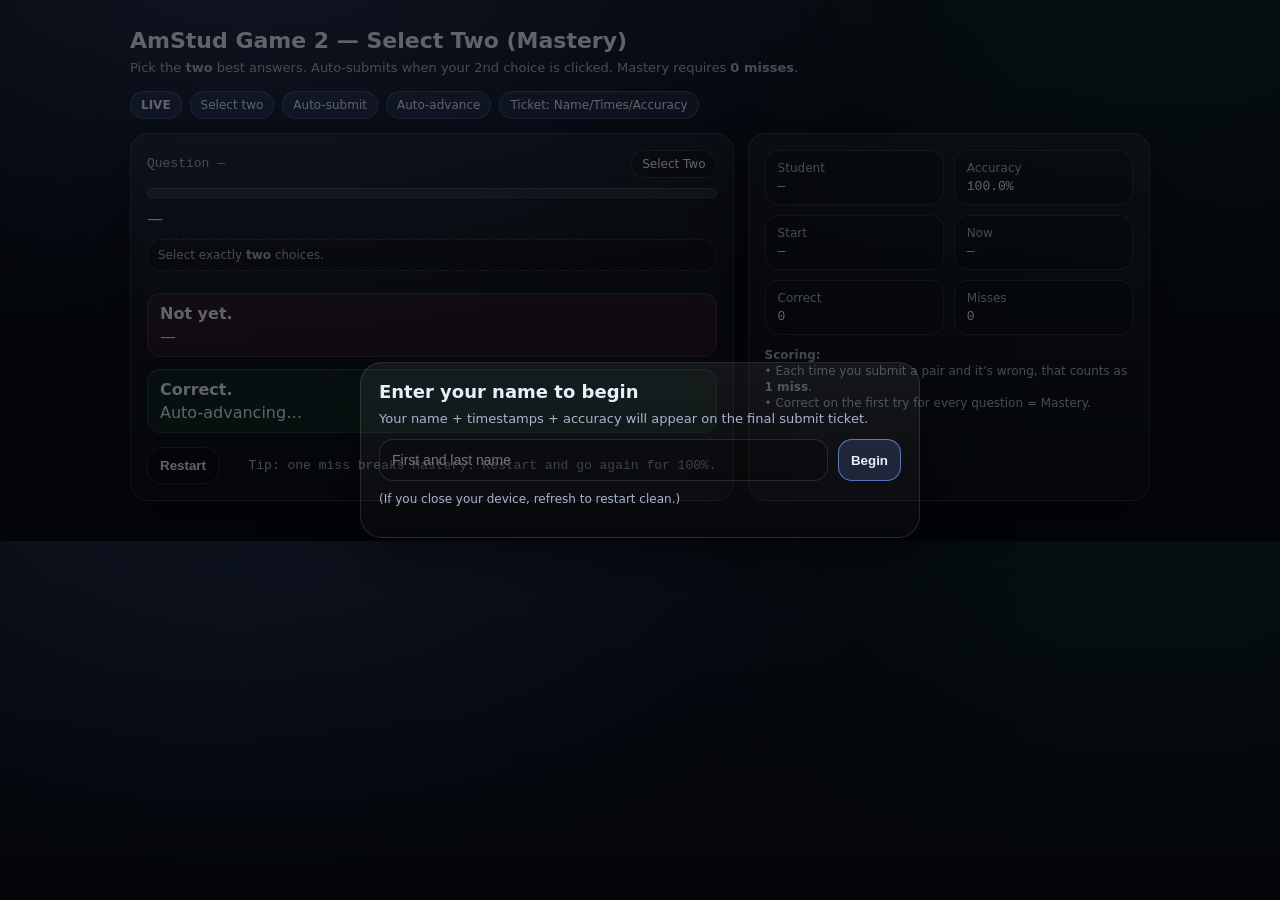
<file: games/amstud-2-select-two.html>
<!doctype html>
<html lang="en">
<head>
  <meta charset="utf-8"/>
  <meta name="viewport" content="width=device-width,initial-scale=1"/>
  <title>AmStud Game 2 — Select Two (Mastery)</title>
  <style>
    :root{
      --bg:#0b1220;
      --panel:#111a2f;
      --text:#e7eefc;
      --muted:#a8b4cf;
      --line:rgba(255,255,255,.12);
      --shadow:0 18px 55px rgba(0,0,0,.40);
      --radius:18px;
      --good:#2bd576;
      --bad:#ff5c7a;
      --warn:#ffd166;
      --accent:#7aa2ff;
      --chip:rgba(122,162,255,.14);
      --chipLine:rgba(122,162,255,.28);
      --mono: ui-monospace, SFMono-Regular, Menlo, Monaco, Consolas, "Liberation Mono", "Courier New", monospace;
    }
    *{box-sizing:border-box}
    body{
      margin:0;
      background:radial-gradient(1200px 700px at 20% -10%, rgba(122,162,255,.22), transparent 55%),
                 radial-gradient(900px 600px at 90% 0%, rgba(43,213,118,.10), transparent 55%),
                 linear-gradient(180deg,#0b1220,#070b14);
      color:var(--text);
      font-family:system-ui,-apple-system,Segoe UI,Roboto,Helvetica,Arial,sans-serif;
    }
    .wrap{width:min(1020px,92vw);margin:28px auto 40px;}
    .top{display:flex;gap:14px;flex-wrap:wrap;align-items:flex-start;justify-content:space-between;margin-bottom:14px}
    h1{font-size:22px;margin:0 0 6px}
    .sub{color:var(--muted);font-size:13px;line-height:1.35}
    .panel{
      background:linear-gradient(180deg, rgba(255,255,255,.05), rgba(255,255,255,.02));
      border:1px solid var(--line);
      border-radius:var(--radius);
      box-shadow:var(--shadow);
      padding:16px;
    }
    .chips{display:flex;gap:8px;flex-wrap:wrap;align-items:center;justify-content:flex-end}
    .chip{
      border:1px solid var(--chipLine);
      background:var(--chip);
      padding:6px 10px;border-radius:999px;
      font-size:12px;color:var(--text);white-space:nowrap
    }
    .chip strong{font-weight:800}
    .row{display:grid;grid-template-columns:1.2fr .8fr;gap:14px;align-items:stretch}
    @media (max-width:880px){.row{grid-template-columns:1fr}}
    .stats{display:grid;gap:10px;grid-template-columns:1fr 1fr}
    .stat{
      background:rgba(0,0,0,.18);
      border:1px solid var(--line);
      border-radius:14px;
      padding:10px 12px;
    }
    .stat .k{color:var(--muted);font-size:12px;margin-bottom:4px}
    .stat .v{font-family:var(--mono);font-size:13px}
    .bar{
      height:10px;border-radius:999px;
      background:rgba(255,255,255,.08);
      overflow:hidden;border:1px solid var(--line);
    }
    .bar>div{height:100%;width:0%;background:linear-gradient(90deg,var(--accent),rgba(43,213,118,.9))}
    .qbox{padding:16px}
    .qhead{display:flex;gap:10px;align-items:center;justify-content:space-between;flex-wrap:wrap;margin-bottom:10px}
    .qnum{font-family:var(--mono);font-size:13px;color:var(--muted)}
    .skill{font-size:12px;border:1px solid var(--line);padding:6px 10px;border-radius:999px;background:rgba(0,0,0,.18)}
    .prompt{font-size:16px;line-height:1.35;margin:10px 0 10px}
    .rule{
      font-size:12px;color:var(--muted);
      border:1px dashed rgba(255,255,255,.18);
      border-radius:14px;padding:8px 10px;background:rgba(0,0,0,.14);
      margin-bottom:10px;
    }
    .choices{display:grid;gap:10px;margin-top:10px}
    .choice{
      border:1px solid var(--line);
      background:rgba(0,0,0,.16);
      border-radius:14px;
      padding:12px 12px;
      cursor:pointer;
      transition:transform .05s ease, border-color .15s ease, background .15s ease;
      user-select:none;
      display:flex;gap:10px;align-items:flex-start;
    }
    .choice:hover{border-color:rgba(122,162,255,.6);transform:translateY(-1px)}
    .badge{
      width:24px;height:24px;border-radius:8px;
      border:1px solid var(--line);
      display:grid;place-items:center;
      font-family:var(--mono);font-size:12px;color:var(--muted);
      flex:0 0 auto;
      background:rgba(0,0,0,.18);
    }
    .choice.selected{border-color:rgba(255,209,102,.75);background:rgba(255,209,102,.08)}
    .choice.correct{border-color:rgba(43,213,118,.75);background:rgba(43,213,118,.10)}
    .choice.wrong{border-color:rgba(255,92,122,.75);background:rgba(255,92,122,.10)}
    .choice.locked{cursor:not-allowed;opacity:.92}
    .msg{
      margin-top:12px;border-radius:14px;border:1px solid var(--line);
      padding:10px 12px;display:none;
    }
    .msg.bad{display:block;background:rgba(255,92,122,.10)}
    .msg.good{display:block;background:rgba(43,213,118,.10)}
    .msg .t{font-weight:800;margin-bottom:4px}
    .footer{display:flex;gap:10px;flex-wrap:wrap;align-items:center;justify-content:space-between;margin-top:14px}
    .btn{
      border:1px solid var(--line);
      background:rgba(0,0,0,.18);
      color:var(--text);
      border-radius:14px;
      padding:10px 12px;
      cursor:pointer;
      font-weight:800;
    }
    .btn:hover{border-color:rgba(122,162,255,.6)}
    .btn.primary{border-color:rgba(122,162,255,.65);background:rgba(122,162,255,.16)}
    .ticket{
      margin-top:14px;border:1px solid var(--line);
      background:rgba(0,0,0,.18);
      border-radius:16px;
      padding:12px;display:none;
    }
    pre{
      margin:10px 0 0;
      white-space:pre-wrap;
      background:rgba(0,0,0,.25);
      border:1px solid var(--line);
      border-radius:14px;
      padding:10px;
      font-family:var(--mono);
      font-size:12px;
      line-height:1.35;
    }
    /* Name gate */
    .gate{position:fixed;inset:0;background:rgba(0,0,0,.58);display:flex;align-items:center;justify-content:center;padding:20px}
    .gateCard{
      width:min(560px,94vw);
      background:linear-gradient(180deg, rgba(255,255,255,.06), rgba(255,255,255,.02));
      border:1px solid var(--line);
      border-radius:22px;
      box-shadow:var(--shadow);
      padding:18px;
    }
    .gateCard h2{margin:0 0 8px;font-size:18px}
    .gateCard p{margin:0 0 12px;color:var(--muted);font-size:13px;line-height:1.35}
    .inrow{display:flex;gap:10px;flex-wrap:wrap}
    input{
      flex:1;min-width:240px;
      border:1px solid var(--line);
      background:rgba(0,0,0,.22);
      color:var(--text);
      border-radius:14px;
      padding:12px 12px;
      outline:none;font-size:14px;
    }
    input:focus{border-color:rgba(122,162,255,.7)}
  </style>
</head>
<body>
  <div class="wrap">
    <div class="top">
      <div>
        <h1>AmStud Game 2 — Select Two (Mastery)</h1>
        <div class="sub">
          Pick the <strong>two</strong> best answers. Auto-submits when your 2nd choice is clicked.
          Mastery requires <strong>0 misses</strong>.
        </div>
      </div>
      <div class="chips">
        <div class="chip"><strong>LIVE</strong></div>
        <div class="chip">Select two</div>
        <div class="chip">Auto-submit</div>
        <div class="chip">Auto-advance</div>
        <div class="chip">Ticket: Name/Times/Accuracy</div>
      </div>
    </div>

    <div class="row">
      <div class="panel qbox">
        <div class="qhead">
          <div class="qnum" id="qnum">Question —</div>
          <div class="skill" id="skill">Select Two</div>
        </div>

        <div class="bar" aria-label="progress"><div id="pbar"></div></div>

        <div class="prompt" id="prompt">—</div>
        <div class="rule" id="rule">Select exactly <strong>two</strong> choices.</div>

        <div class="choices" id="choices"></div>

        <div class="msg bad" id="badMsg">
          <div class="t">Not yet.</div>
          <div id="hint">—</div>
        </div>
        <div class="msg good" id="goodMsg">
          <div class="t">Correct.</div>
          <div id="goodText">Auto-advancing…</div>
        </div>

        <div class="footer">
          <button class="btn" id="restartBtn" type="button">Restart</button>
          <div class="qnum" id="note">Tip: one miss breaks Mastery. Restart and go again for 100%.</div>
        </div>

        <div class="ticket" id="ticket">
          <div style="display:flex;gap:10px;flex-wrap:wrap;align-items:center;justify-content:space-between;">
            <div><strong>Submit Ticket</strong> (screenshot this)</div>
            <button class="btn primary" id="copyBtn" type="button">Copy Ticket</button>
          </div>
          <pre id="ticketText"></pre>
        </div>
      </div>

      <div class="panel">
        <div class="stats">
          <div class="stat">
            <div class="k">Student</div>
            <div class="v" id="student">—</div>
          </div>
          <div class="stat">
            <div class="k">Accuracy</div>
            <div class="v" id="acc">100.0%</div>
          </div>
          <div class="stat">
            <div class="k">Start</div>
            <div class="v" id="start">—</div>
          </div>
          <div class="stat">
            <div class="k">Now</div>
            <div class="v" id="now">—</div>
          </div>
          <div class="stat">
            <div class="k">Correct</div>
            <div class="v" id="correct">0</div>
          </div>
          <div class="stat">
            <div class="k">Misses</div>
            <div class="v" id="misses">0</div>
          </div>
        </div>

        <div style="margin-top:12px;color:var(--muted);font-size:12px;line-height:1.35">
          <strong>Scoring:</strong><br/>
          • Each time you submit a pair and it’s wrong, that counts as <strong>1 miss</strong>.<br/>
          • Correct on the first try for every question = Mastery.
        </div>
      </div>
    </div>
  </div>

  <!-- Name Gate -->
  <div class="gate" id="gate" role="dialog" aria-modal="true">
    <div class="gateCard">
      <h2>Enter your name to begin</h2>
      <p>Your name + timestamps + accuracy will appear on the final submit ticket.</p>
      <div class="inrow">
        <input id="nameInput" type="text" placeholder="First and last name" autocomplete="name"/>
        <button class="btn primary" id="beginBtn" type="button">Begin</button>
      </div>
      <p style="margin-top:10px;color:var(--muted);font-size:12px">
        (If you close your device, refresh to restart clean.)
      </p>
    </div>
  </div>

<script>
/* =========================
   QUESTIONS (Embedded) — Select Two
   Minimum 30 items.
   ========================= */

const QUESTIONS = [
  // Practice-stem inspired / aligned
  {
    id: 1,
    skill: "Causes of the Civil War",
    prompt: "Which TWO factors would a historian most likely identify as major causes of the U.S. Civil War?",
    choices: [
      "Disputes over the expansion of slavery into western territories",
      "Sectional conflict over states’ rights versus federal authority",
      "The Marshall Plan rebuilding Europe after World War II",
      "The U.S. decision to join NATO",
      "The invention of the telephone"
    ],
    answers: [
      "Disputes over the expansion of slavery into western territories",
      "Sectional conflict over states’ rights versus federal authority"
    ],
    hint: "Think sectionalism: slavery’s expansion + conflict over power between regions/governments."
  },
  {
    id: 2,
    skill: "Great Depression causes",
    prompt: "Which TWO factors contributed to the onset of the Great Depression?",
    choices: [
      "Stock market speculation and risky buying on margin",
      "Bank failures that wiped out savings and restricted credit",
      "The passage of the 19th Amendment",
      "The signing of the Treaty of Versailles in 1919",
      "The Emancipation Proclamation"
    ],
    answers: [
      "Stock market speculation and risky buying on margin",
      "Bank failures that wiped out savings and restricted credit"
    ],
    hint: "Look for late-1920s economic instability: speculation + banking/credit collapse."
  },
  {
    id: 3,
    skill: "Constitution limits power",
    prompt: "Which TWO features of the U.S. Constitution help prevent the concentration of power in one individual?",
    choices: [
      "Separation of powers among branches",
      "Checks and balances between branches",
      "Single executive with lifetime tenure",
      "No elections for any federal office",
      "A national church established by the Constitution"
    ],
    answers: [
      "Separation of powers among branches",
      "Checks and balances between branches"
    ],
    hint: "Two different ideas: split power + allow branches to restrain each other."
  },

  // Created — broad AmHist CS coverage, select-two style
  {
    id: 4,
    skill: "Source credibility",
    prompt: "You are evaluating the credibility of a historical source. Which TWO would most strengthen credibility?",
    choices: [
      "The author cites primary documents and explains where they came from",
      "The source includes dates, context, and evidence that can be verified",
      "The author refuses to name any evidence but claims to be correct",
      "The source was created centuries later with no citations",
      "The author uses only emotional language and insults"
    ],
    answers: [
      "The author cites primary documents and explains where they came from",
      "The source includes dates, context, and evidence that can be verified"
    ],
    hint: "Credible sources show verifiable evidence and transparent sourcing."
  },
  {
    id: 5,
    skill: "Declaration of Independence",
    prompt: "Which TWO ideas are central to the Declaration of Independence?",
    choices: [
      "Government gets power from the consent of the governed",
      "People have unalienable rights",
      "Congress must create a national bank",
      "States may nullify federal law at will",
      "The President can serve unlimited terms"
    ],
    answers: [
      "Government gets power from the consent of the governed",
      "People have unalienable rights"
    ],
    hint: "DOI focuses on rights + legitimacy of government."
  },
  {
    id: 6,
    skill: "Northwest Ordinance",
    prompt: "Which TWO were key precedents established by the Northwest Ordinance?",
    choices: [
      "A process for territories to become states",
      "Support for public education in new territories",
      "Creation of the Federal Reserve System",
      "Authorization of the Louisiana Purchase",
      "A ban on slavery in the Northwest Territory"
    ],
    answers: [
      "A process for territories to become states",
      "A ban on slavery in the Northwest Territory"
    ],
    hint: "Think governance of territories + major social policy in the Northwest Territory."
  },
  {
    id: 7,
    skill: "Westward expansion impacts",
    prompt: "Which TWO were major impacts of continued westward expansion on American Indians?",
    choices: [
      "Forced relocation and confinement to reservations",
      "Conflicts such as the Plains Wars",
      "Immediate full political equality in all states",
      "A total end to federal involvement in Indian affairs",
      "Large-scale loss of land through treaties and coercion"
    ],
    answers: [
      "Forced relocation and confinement to reservations",
      "Large-scale loss of land through treaties and coercion"
    ],
    hint: "Focus on land loss + forced movement/control policies."
  },
  {
    id: 8,
    skill: "Industrialization",
    prompt: "Which TWO changes were consequences of industrialization in the late 1800s?",
    choices: [
      "A shift from agricultural work to factory work",
      "Rapid urban growth and crowded living conditions",
      "A return to subsistence farming for most Americans",
      "The elimination of corporations",
      "A complete end to immigration"
    ],
    answers: [
      "A shift from agricultural work to factory work",
      "Rapid urban growth and crowded living conditions"
    ],
    hint: "Industrialization pulled labor into factories and cities."
  },
  {
    id: 9,
    skill: "Mechanized farming",
    prompt: "Which TWO outcomes are most associated with mechanized farming?",
    choices: [
      "Higher agricultural output per worker",
      "Fewer workers needed on farms",
      "Lower yields because machines always fail",
      "Immediate end of all rural communities",
      "No change in production efficiency"
    ],
    answers: [
      "Higher agricultural output per worker",
      "Fewer workers needed on farms"
    ],
    hint: "Mechanization increases productivity and reduces labor demand."
  },
  {
    id: 10,
    skill: "Labor unions",
    prompt: "Which TWO factors helped drive the growth of labor unions during the industrial era?",
    choices: [
      "Unsafe working conditions",
      "Low wages and long hours",
      "The end of the Cold War",
      "The invention of the airplane",
      "The Louisiana Purchase"
    ],
    answers: [
      "Unsafe working conditions",
      "Low wages and long hours"
    ],
    hint: "Unions grew in response to workplace conditions and pay."
  },
  {
    id: 11,
    skill: "Laissez-faire",
    prompt: "Which TWO results are most closely linked to laissez-faire policies toward big business?",
    choices: [
      "Growth of monopolies and trusts",
      "Limited government regulation of industry",
      "Guaranteed 8-hour workdays nationwide",
      "Immediate equal pay for all workers",
      "A total ban on corporate mergers"
    ],
    answers: [
      "Growth of monopolies and trusts",
      "Limited government regulation of industry"
    ],
    hint: "Laissez-faire = minimal regulation, enabling consolidation."
  },
  {
    id: 12,
    skill: "Progressive reforms",
    prompt: "Which TWO goals were typical of Progressive Era reformers?",
    choices: [
      "Reducing political corruption",
      "Improving consumer protection and public health",
      "Expanding child labor in factories",
      "Ending all federal regulation permanently",
      "Eliminating elections"
    ],
    answers: [
      "Reducing political corruption",
      "Improving consumer protection and public health"
    ],
    hint: "Progressives targeted corruption and the harms of industrial society."
  },
  {
    id: 13,
    skill: "Muckrakers",
    prompt: "Which TWO issues were commonly exposed by muckraker journalism?",
    choices: [
      "Unsafe food and unsanitary conditions in meatpacking",
      "Corruption in city political machines",
      "The writing of the Magna Carta",
      "Events of the French Revolution only",
      "The invention of the printing press"
    ],
    answers: [
      "Unsafe food and unsanitary conditions in meatpacking",
      "Corruption in city political machines"
    ],
    hint: "Muckrakers highlighted industrial/urban problems and corruption."
  },
  {
    id: 14,
    skill: "Women’s suffrage",
    prompt: "Which TWO developments expanded political participation for women in the early 1900s?",
    choices: [
      "The 19th Amendment",
      "Organized suffrage activism and campaigns",
      "The Kansas-Nebraska Act",
      "The Monroe Doctrine",
      "The Dawes Act"
    ],
    answers: [
      "The 19th Amendment",
      "Organized suffrage activism and campaigns"
    ],
    hint: "A constitutional change + sustained political organizing."
  },
  {
    id: 15,
    skill: "WWI causes",
    prompt: "Which TWO factors contributed to U.S. entry into World War I?",
    choices: [
      "Unrestricted submarine warfare affecting U.S. interests",
      "The Zimmermann Telegram",
      "The attack on Pearl Harbor",
      "The Marshall Plan",
      "The Cuban Missile Crisis"
    ],
    answers: [
      "Unrestricted submarine warfare affecting U.S. interests",
      "The Zimmermann Telegram"
    ],
    hint: "Look for 1917 triggers, not WWII/Cold War events."
  },
  {
    id: 16,
    skill: "Post-WWI isolationism",
    prompt: "Which TWO reasons explain why the U.S. moved toward isolationism after World War I?",
    choices: [
      "A desire to avoid being pulled into future European wars",
      "Disillusionment with the human and economic costs of WWI",
      "An immediate plan to join NATO",
      "A goal to expand colonial empires in Africa",
      "A decision to abolish Congress"
    ],
    answers: [
      "A desire to avoid being pulled into future European wars",
      "Disillusionment with the human and economic costs of WWI"
    ],
    hint: "Avoid entanglements + reaction to WWI’s costs."
  },
  {
    id: 17,
    skill: "Great Migration",
    prompt: "Which TWO were important causes of the Great Migration?",
    choices: [
      "Jim Crow segregation and racial violence in the South",
      "Industrial job opportunities in northern cities",
      "The passage of the 22nd Amendment",
      "The Louisiana Purchase",
      "The end of the War of 1812"
    ],
    answers: [
      "Jim Crow segregation and racial violence in the South",
      "Industrial job opportunities in northern cities"
    ],
    hint: "Push from Southern conditions + pull from Northern jobs."
  },
  {
    id: 18,
    skill: "1920s social change",
    prompt: "Which TWO developments helped drive social and cultural change in the 1920s?",
    choices: [
      "Commercial radio and mass media",
      "Automobiles increasing mobility",
      "The drafting of the Articles of Confederation",
      "The annexation of Texas",
      "The Stamp Act"
    ],
    answers: [
      "Commercial radio and mass media",
      "Automobiles increasing mobility"
    ],
    hint: "Think new communication and transportation tech."
  },
  {
    id: 19,
    skill: "Great Depression effects",
    prompt: "Which TWO were major effects of the Great Depression?",
    choices: [
      "High unemployment and business failures",
      "Bank failures and reduced consumer spending",
      "Immediate economic boom and rising wages",
      "The end of all federal programs",
      "A sharp increase in luxury spending"
    ],
    answers: [
      "High unemployment and business failures",
      "Bank failures and reduced consumer spending"
    ],
    hint: "Depression = job loss + collapsing banking/credit + reduced spending."
  },
  {
    id: 20,
    skill: "New Deal",
    prompt: "Which TWO describe major outcomes of New Deal policies?",
    choices: [
      "Expanded federal role in economic regulation",
      "Relief programs providing jobs or assistance",
      "A return to complete laissez-faire with no regulation",
      "A constitutional ban on elections",
      "Immediate end to all taxation"
    ],
    answers: [
      "Expanded federal role in economic regulation",
      "Relief programs providing jobs or assistance"
    ],
    hint: "Relief + expanded federal involvement."
  },
  {
    id: 21,
    skill: "WWII entry & mobilization",
    prompt: "Which TWO statements best explain U.S. involvement in WWII?",
    choices: [
      "Pearl Harbor directly triggered U.S. entry into the war",
      "War mobilization increased industrial production and employment",
      "The Zimmermann Telegram started WWII",
      "The New Deal caused Pearl Harbor",
      "The League of Nations declared war on Japan"
    ],
    answers: [
      "Pearl Harbor directly triggered U.S. entry into the war",
      "War mobilization increased industrial production and employment"
    ],
    hint: "Trigger + economic mobilization effect."
  },
  {
    id: 22,
    skill: "Cold War causes",
    prompt: "Which TWO factors contributed to the start of the Cold War?",
    choices: [
      "Ideological conflict between capitalism and communism",
      "Disagreements over postwar influence in Europe",
      "The Stamp Act crisis",
      "The annexation of Hawaii",
      "The Homestead Act"
    ],
    answers: [
      "Ideological conflict between capitalism and communism",
      "Disagreements over postwar influence in Europe"
    ],
    hint: "Think post-WWII rivalry: ideology + spheres of influence."
  },
  {
    id: 23,
    skill: "Containment",
    prompt: "Which TWO actions are best examples of U.S. containment policy?",
    choices: [
      "Providing aid to countries resisting communism",
      "Forming alliances to deter Soviet expansion",
      "Ending all military alliances permanently",
      "Supporting isolationism during WWII",
      "Repealing the Constitution"
    ],
    answers: [
      "Providing aid to countries resisting communism",
      "Forming alliances to deter Soviet expansion"
    ],
    hint: "Containment = stop spread using aid + alliances."
  },
  {
    id: 24,
    skill: "Civil Rights Movement",
    prompt: "Which TWO developments were key achievements of the Civil Rights Movement?",
    choices: [
      "Civil Rights Act of 1964",
      "Voting Rights Act of 1965",
      "Alien and Sedition Acts",
      "Treaty of Versailles",
      "Dawes Act"
    ],
    answers: [
      "Civil Rights Act of 1964",
      "Voting Rights Act of 1965"
    ],
    hint: "Mid-1960s landmark civil rights legislation."
  },
  {
    id: 25,
    skill: "Brown v. Board",
    prompt: "Which TWO statements about Brown v. Board of Education (1954) are accurate?",
    choices: [
      "It challenged segregation in public schools",
      "It undermined the idea that ‘separate but equal’ was acceptable in education",
      "It created Jim Crow laws",
      "It ended World War II",
      "It established the Electoral College"
    ],
    answers: [
      "It challenged segregation in public schools",
      "It undermined the idea that ‘separate but equal’ was acceptable in education"
    ],
    hint: "Brown targeted school segregation and the logic of ‘separate but equal.’"
  },
  {
    id: 26,
    skill: "Suburbanization",
    prompt: "Which TWO factors contributed to suburban growth after World War II?",
    choices: [
      "Highway expansion and car ownership",
      "Affordable housing and postwar prosperity",
      "The Dust Bowl drought",
      "The Stamp Act",
      "The end of Reconstruction"
    ],
    answers: [
      "Highway expansion and car ownership",
      "Affordable housing and postwar prosperity"
    ],
    hint: "Transportation + housing affordability/prosperity."
  },
  {
    id: 27,
    skill: "Environmental policy (Progressive)",
    prompt: "Which TWO are commonly associated with Progressive Era conservation efforts?",
    choices: [
      "Protecting public lands through national parks/forests",
      "Government management of natural resources",
      "Ending all regulation of land use",
      "Abolishing public lands",
      "Replacing elections with appointments"
    ],
    answers: [
      "Protecting public lands through national parks/forests",
      "Government management of natural resources"
    ],
    hint: "Conservation = preserve land + manage resources responsibly."
  },
  {
    id: 28,
    skill: "Urbanization problems",
    prompt: "Which TWO problems were common in rapidly growing industrial cities?",
    choices: [
      "Overcrowded tenements",
      "Public health and sanitation crises",
      "Too many farms and too few factories",
      "A complete absence of immigration",
      "No demand for public transportation"
    ],
    answers: [
      "Overcrowded tenements",
      "Public health and sanitation crises"
    ],
    hint: "City growth outpaced housing and sanitation systems."
  },
  {
    id: 29,
    skill: "Technological change",
    prompt: "Which TWO innovations most directly improved communication in the late 1800s/early 1900s?",
    choices: [
      "Telephone",
      "Telegraph",
      "Cotton gin",
      "Steel plow",
      "Reaper"
    ],
    answers: [
      "Telephone",
      "Telegraph"
    ],
    hint: "Focus on technologies that transmit information quickly over distance."
  },
  {
    id: 30,
    skill: "Policy & economics",
    prompt: "Which TWO outcomes are most associated with the Federal Reserve’s expansion of the money supply?",
    choices: [
      "Lower interest rates",
      "More borrowing and spending (increased liquidity)",
      "Higher reserve requirements to restrict lending",
      "Immediate end of all banks",
      "A ban on consumer credit"
    ],
    answers: [
      "Lower interest rates",
      "More borrowing and spending (increased liquidity)"
    ],
    hint: "More money in system generally lowers rates and increases available credit."
  }
];

/* =========================
   ENGINE — Select Two
   ========================= */
const $ = (id)=>document.getElementById(id);

let studentName = "";
let startedAt = null;
let endedAt = null;
let timer = null;

let idx = 0;
let correct = 0;
let misses = 0;

let lock = false;
let order = [];

let selected = new Set();        // selected choice text values (max 2)
let choiceEls = new Map();       // text -> element

function fmt(d){
  if(!d) return "—";
  const pad = (n)=>String(n).padStart(2,"0");
  const mm = pad(d.getMonth()+1);
  const dd = pad(d.getDate());
  const yy = d.getFullYear();
  let h = d.getHours(); const ampm = h>=12 ? "PM":"AM";
  h = h%12; if(h===0) h=12;
  const mi = pad(d.getMinutes());
  const se = pad(d.getSeconds());
  return `${mm}/${dd}/${yy} ${h}:${mi}:${se} ${ampm}`;
}
function durMS(a,b){
  const ms = Math.max(0, b-a);
  const s = Math.floor(ms/1000);
  const hh = Math.floor(s/3600);
  const mm = Math.floor((s%3600)/60);
  const ss = s%60;
  const pad = (n)=>String(n).padStart(2,"0");
  return `${pad(hh)}:${pad(mm)}:${pad(ss)}`;
}
function shuffle(arr){
  const a = arr.slice();
  for(let i=a.length-1;i>0;i--){
    const j = Math.floor(Math.random()*(i+1));
    [a[i],a[j]]=[a[j],a[i]];
  }
  return a;
}
function computeAcc(){
  const totalAttempts = correct + misses;
  if(totalAttempts === 0) return 100;
  return (correct / totalAttempts) * 100;
}
function setAccUI(){
  const a = computeAcc();
  $("acc").textContent = `${a.toFixed(1)}%`;
  $("correct").textContent = String(correct);
  $("misses").textContent = String(misses);
}
function tickNow(){
  $("now").textContent = fmt(new Date());
}

function startGame(){
  order = shuffle(QUESTIONS.map((_,i)=>i));
  idx = 0; correct = 0; misses = 0;
  lock = false;
  startedAt = new Date(); endedAt = null;

  $("student").textContent = studentName;
  $("start").textContent = fmt(startedAt);
  $("ticket").style.display = "none";
  $("badMsg").style.display = "none";
  $("goodMsg").style.display = "none";

  setAccUI();
  render();
  tickNow();
  if(timer) clearInterval(timer);
  timer = setInterval(tickNow, 500);
}

function setChoicesLocked(locked){
  [...$("choices").children].forEach(el=>{
    if(locked) el.classList.add("locked");
    else el.classList.remove("locked");
  });
}

function clearSelectionUI(){
  selected.clear();
  for(const el of choiceEls.values()){
    el.classList.remove("selected","wrong","correct");
  }
  $("rule").innerHTML = `Select exactly <strong>two</strong> choices.`;
}

function render(){
  lock = false;
  selected.clear();
  choiceEls.clear();

  $("badMsg").style.display = "none";
  $("goodMsg").style.display = "none";

  const qIndex = order[idx];
  const q = QUESTIONS[qIndex];

  $("qnum").textContent = `Question ${idx+1} / ${QUESTIONS.length}`;
  $("skill").textContent = q.skill || "Select Two";
  $("prompt").textContent = q.prompt;

  const pct = (idx / QUESTIONS.length) * 100;
  $("pbar").style.width = `${pct}%`;

  const letters = ["A","B","C","D","E","F"];
  const shuffled = shuffle(q.choices);

  const box = $("choices");
  box.innerHTML = "";
  $("rule").innerHTML = `Select exactly <strong>two</strong> choices.`;

  shuffled.forEach((txt, i)=>{
    const div = document.createElement("div");
    div.className = "choice";
    const b = document.createElement("div");
    b.className = "badge";
    b.textContent = letters[i] || "";
    const t = document.createElement("div");
    t.textContent = txt;

    div.appendChild(b);
    div.appendChild(t);

    div.addEventListener("click", ()=>onPick(div, txt, q));
    box.appendChild(div);

    choiceEls.set(txt, div);
  });
}

function onPick(el, txt, q){
  if(lock) return;

  // toggle behavior (allows unselect before submitting second)
  if(selected.has(txt)){
    selected.delete(txt);
    el.classList.remove("selected");
  }else{
    if(selected.size >= 2) return; // ignore extra clicks
    selected.add(txt);
    el.classList.add("selected");
  }

  const remaining = 2 - selected.size;
  if(remaining > 0){
    $("rule").innerHTML = `Select exactly <strong>two</strong> choices. <span style="color:var(--muted)">(${remaining} more)</span>`;
    return;
  }

  // auto-submit when 2 chosen
  evaluate(q);
}

function evaluate(q){
  lock = true;
  setChoicesLocked(true);

  const picks = [...selected];
  const answers = new Set(q.answers);

  const isCorrect = (picks.length === 2) && picks.every(p=>answers.has(p));

  if(isCorrect){
    // mark correct picks
    picks.forEach(p=>{
      const el = choiceEls.get(p);
      if(el) el.classList.add("correct");
    });

    correct++;
    setAccUI();

    $("goodMsg").style.display = "block";
    $("badMsg").style.display = "none";

    setTimeout(()=>{
      idx++;
      if(idx >= QUESTIONS.length){
        finish();
      }else{
        render();
        setChoicesLocked(false);
      }
    }, 700);

  }else{
    // count ONE miss for this wrong attempt
    misses++;
    setAccUI();

    // mark picks wrong (briefly), show hint, then clear and retry
    picks.forEach(p=>{
      const el = choiceEls.get(p);
      if(el) el.classList.add("wrong");
    });

    $("hint").textContent = q.hint || "Eliminate choices that don’t match the time period or concept; choose two that directly answer the prompt.";
    $("badMsg").style.display = "block";
    $("goodMsg").style.display = "none";

    setTimeout(()=>{
      // reset so student can try again (no extra buttons)
      lock = false;
      setChoicesLocked(false);
      clearSelectionUI();
    }, 1100);
  }
}

function finish(){
  lock = true;
  setChoicesLocked(true);
  endedAt = new Date();
  if(timer) clearInterval(timer);

  $("pbar").style.width = "100%";

  const acc = computeAcc();
  const passed = (misses === 0);

  const ticket =
`AMERICAN STUDIES — OST MASTERY HUB
Game: AmStud 2 — Select Two (Mastery)

Student: ${studentName}
Passed: ${passed ? "YES (Mastery)" : "NO"}
Accuracy: ${acc.toFixed(1)}%
Correct: ${correct}
Misses: ${misses}

Start: ${fmt(startedAt)}
End:   ${fmt(endedAt)}
Duration: ${durMS(startedAt, endedAt)}

Reminder: Mastery requires 0 misses.`;

  $("ticketText").textContent = ticket;
  $("ticket").style.display = "block";

  $("goodMsg").style.display = "block";
  $("goodText").textContent = passed
    ? "Mastery earned. Screenshot your ticket."
    : "Not mastery. Hit Restart and go again for 100%.";
}

function restart(){ startGame(); }

$("restartBtn").addEventListener("click", restart);

$("copyBtn").addEventListener("click", async ()=>{
  try{
    await navigator.clipboard.writeText($("ticketText").textContent);
    $("copyBtn").textContent = "Copied!";
    setTimeout(()=>$("copyBtn").textContent="Copy Ticket", 900);
  }catch(e){
    alert("Copy blocked by browser. Please screenshot instead.");
  }
});

// Name gate
const gate = $("gate");
const nameInput = $("nameInput");
const beginBtn = $("beginBtn");

function begin(){
  const v = (nameInput.value || "").trim();
  if(!v){ nameInput.focus(); return; }
  studentName = v;
  localStorage.setItem("legend_amstud_student_name", studentName);
  gate.style.display = "none";
  startGame();
}

beginBtn.addEventListener("click", begin);
nameInput.addEventListener("keydown", (e)=>{ if(e.key === "Enter") begin(); });

const saved = localStorage.getItem("legend_amstud_student_name");
if(saved){
  nameInput.value = saved;
  nameInput.select();
}
</script>
</body>
</html>
</file>
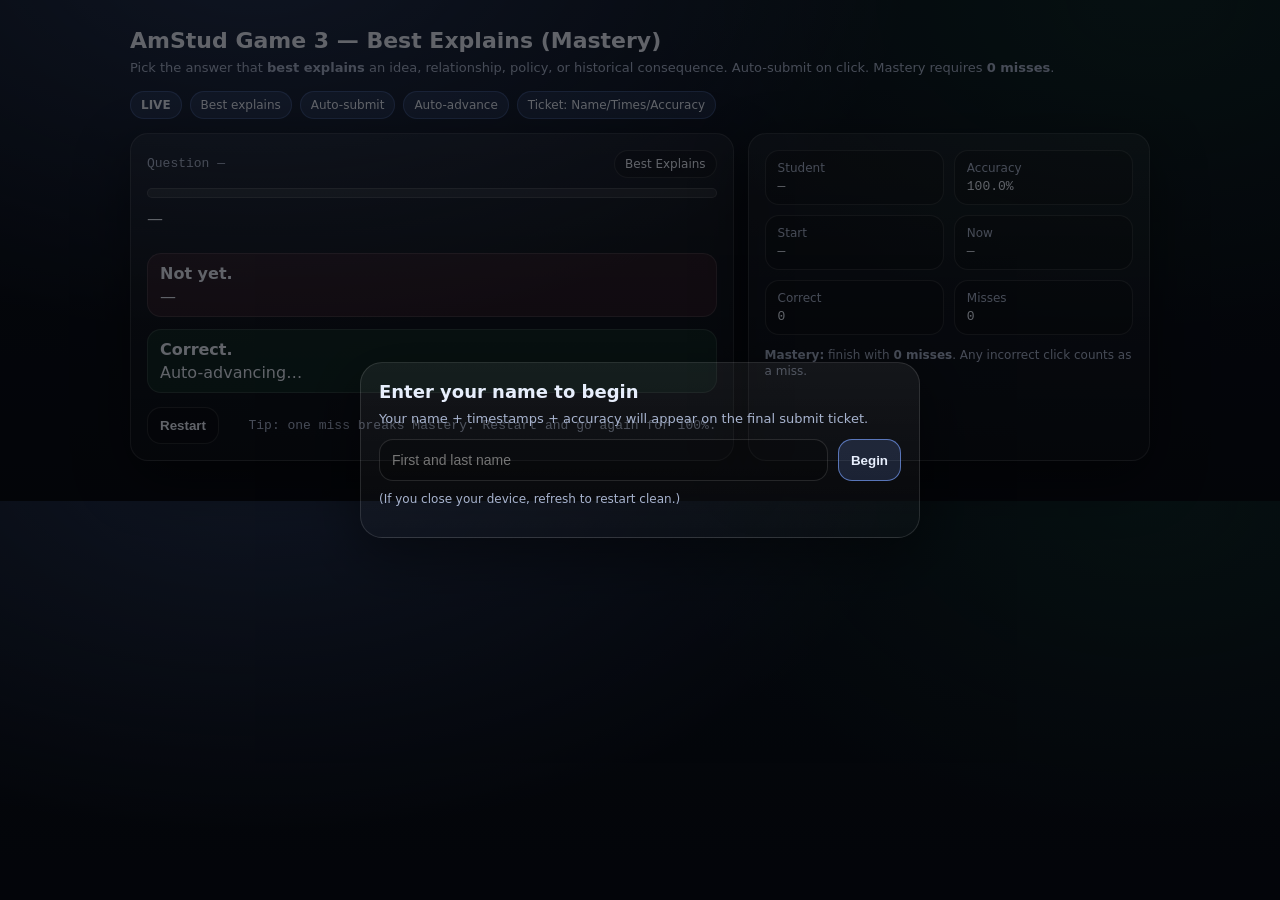
<file: games/amstud-3-best-explains.html>
<!doctype html>
<html lang="en">
<head>
  <meta charset="utf-8"/>
  <meta name="viewport" content="width=device-width,initial-scale=1"/>
  <title>AmStud Game 3 — Best Explains (Mastery)</title>
  <style>
    :root{
      --bg:#0b1220;
      --panel:#111a2f;
      --text:#e7eefc;
      --muted:#a8b4cf;
      --line:rgba(255,255,255,.12);
      --shadow:0 18px 55px rgba(0,0,0,.40);
      --radius:18px;
      --good:#2bd576;
      --bad:#ff5c7a;
      --warn:#ffd166;
      --accent:#7aa2ff;
      --chip:rgba(122,162,255,.14);
      --chipLine:rgba(122,162,255,.28);
      --mono: ui-monospace, SFMono-Regular, Menlo, Monaco, Consolas, "Liberation Mono", "Courier New", monospace;
    }
    *{box-sizing:border-box}
    body{
      margin:0;
      background:radial-gradient(1200px 700px at 20% -10%, rgba(122,162,255,.22), transparent 55%),
                 radial-gradient(900px 600px at 90% 0%, rgba(43,213,118,.10), transparent 55%),
                 linear-gradient(180deg,#0b1220,#070b14);
      color:var(--text);
      font-family:system-ui,-apple-system,Segoe UI,Roboto,Helvetica,Arial,sans-serif;
    }
    .wrap{width:min(1020px,92vw);margin:28px auto 40px;}
    .top{display:flex;gap:14px;flex-wrap:wrap;align-items:flex-start;justify-content:space-between;margin-bottom:14px}
    h1{font-size:22px;margin:0 0 6px}
    .sub{color:var(--muted);font-size:13px;line-height:1.35}
    .panel{
      background:linear-gradient(180deg, rgba(255,255,255,.05), rgba(255,255,255,.02));
      border:1px solid var(--line);
      border-radius:var(--radius);
      box-shadow:var(--shadow);
      padding:16px;
    }
    .chips{display:flex;gap:8px;flex-wrap:wrap;align-items:center;justify-content:flex-end}
    .chip{
      border:1px solid var(--chipLine);
      background:var(--chip);
      padding:6px 10px;border-radius:999px;
      font-size:12px;color:var(--text);white-space:nowrap
    }
    .chip strong{font-weight:800}
    .row{display:grid;grid-template-columns:1.2fr .8fr;gap:14px;align-items:stretch}
    @media (max-width:880px){.row{grid-template-columns:1fr}}
    .stats{display:grid;gap:10px;grid-template-columns:1fr 1fr}
    .stat{
      background:rgba(0,0,0,.18);
      border:1px solid var(--line);
      border-radius:14px;
      padding:10px 12px;
    }
    .stat .k{color:var(--muted);font-size:12px;margin-bottom:4px}
    .stat .v{font-family:var(--mono);font-size:13px}
    .bar{
      height:10px;border-radius:999px;
      background:rgba(255,255,255,.08);
      overflow:hidden;border:1px solid var(--line);
    }
    .bar>div{height:100%;width:0%;background:linear-gradient(90deg,var(--accent),rgba(43,213,118,.9))}
    .qbox{padding:16px}
    .qhead{display:flex;gap:10px;align-items:center;justify-content:space-between;flex-wrap:wrap;margin-bottom:10px}
    .qnum{font-family:var(--mono);font-size:13px;color:var(--muted)}
    .skill{font-size:12px;border:1px solid var(--line);padding:6px 10px;border-radius:999px;background:rgba(0,0,0,.18)}
    .prompt{font-size:16px;line-height:1.35;margin:10px 0 12px}
    .choices{display:grid;gap:10px;margin-top:10px}
    .choice{
      border:1px solid var(--line);
      background:rgba(0,0,0,.16);
      border-radius:14px;
      padding:12px 12px;
      cursor:pointer;
      transition:transform .05s ease, border-color .15s ease, background .15s ease;
      user-select:none;
      display:flex;gap:10px;align-items:flex-start;
    }
    .choice:hover{border-color:rgba(122,162,255,.6);transform:translateY(-1px)}
    .badge{
      width:24px;height:24px;border-radius:8px;
      border:1px solid var(--line);
      display:grid;place-items:center;
      font-family:var(--mono);font-size:12px;color:var(--muted);
      flex:0 0 auto;
      background:rgba(0,0,0,.18);
    }
    .choice.locked{cursor:not-allowed;opacity:.92}
    .choice.correct{border-color:rgba(43,213,118,.75);background:rgba(43,213,118,.10)}
    .choice.wrong{border-color:rgba(255,92,122,.75);background:rgba(255,92,122,.10)}
    .msg{
      margin-top:12px;border-radius:14px;border:1px solid var(--line);
      padding:10px 12px;display:none;
    }
    .msg.bad{display:block;background:rgba(255,92,122,.10)}
    .msg.good{display:block;background:rgba(43,213,118,.10)}
    .msg .t{font-weight:800;margin-bottom:4px}
    .footer{display:flex;gap:10px;flex-wrap:wrap;align-items:center;justify-content:space-between;margin-top:14px}
    .btn{
      border:1px solid var(--line);
      background:rgba(0,0,0,.18);
      color:var(--text);
      border-radius:14px;
      padding:10px 12px;
      cursor:pointer;
      font-weight:800;
    }
    .btn:hover{border-color:rgba(122,162,255,.6)}
    .btn.primary{border-color:rgba(122,162,255,.65);background:rgba(122,162,255,.16)}
    .ticket{
      margin-top:14px;border:1px solid var(--line);
      background:rgba(0,0,0,.18);
      border-radius:16px;
      padding:12px;display:none;
    }
    pre{
      margin:10px 0 0;
      white-space:pre-wrap;
      background:rgba(0,0,0,.25);
      border:1px solid var(--line);
      border-radius:14px;
      padding:10px;
      font-family:var(--mono);
      font-size:12px;
      line-height:1.35;
    }
    /* Name gate */
    .gate{position:fixed;inset:0;background:rgba(0,0,0,.58);display:flex;align-items:center;justify-content:center;padding:20px}
    .gateCard{
      width:min(560px,94vw);
      background:linear-gradient(180deg, rgba(255,255,255,.06), rgba(255,255,255,.02));
      border:1px solid var(--line);
      border-radius:22px;
      box-shadow:var(--shadow);
      padding:18px;
    }
    .gateCard h2{margin:0 0 8px;font-size:18px}
    .gateCard p{margin:0 0 12px;color:var(--muted);font-size:13px;line-height:1.35}
    .inrow{display:flex;gap:10px;flex-wrap:wrap}
    input{
      flex:1;min-width:240px;
      border:1px solid var(--line);
      background:rgba(0,0,0,.22);
      color:var(--text);
      border-radius:14px;
      padding:12px 12px;
      outline:none;font-size:14px;
    }
    input:focus{border-color:rgba(122,162,255,.7)}
  </style>
</head>
<body>
  <div class="wrap">
    <div class="top">
      <div>
        <h1>AmStud Game 3 — Best Explains (Mastery)</h1>
        <div class="sub">
          Pick the answer that <strong>best explains</strong> an idea, relationship, policy, or historical consequence.
          Auto-submit on click. Mastery requires <strong>0 misses</strong>.
        </div>
      </div>
      <div class="chips">
        <div class="chip"><strong>LIVE</strong></div>
        <div class="chip">Best explains</div>
        <div class="chip">Auto-submit</div>
        <div class="chip">Auto-advance</div>
        <div class="chip">Ticket: Name/Times/Accuracy</div>
      </div>
    </div>

    <div class="row">
      <div class="panel qbox">
        <div class="qhead">
          <div class="qnum" id="qnum">Question —</div>
          <div class="skill" id="skill">Best Explains</div>
        </div>

        <div class="bar" aria-label="progress"><div id="pbar"></div></div>

        <div class="prompt" id="prompt">—</div>
        <div class="choices" id="choices"></div>

        <div class="msg bad" id="badMsg">
          <div class="t">Not yet.</div>
          <div id="hint">—</div>
        </div>
        <div class="msg good" id="goodMsg">
          <div class="t">Correct.</div>
          <div id="goodText">Auto-advancing…</div>
        </div>

        <div class="footer">
          <button class="btn" id="restartBtn" type="button">Restart</button>
          <div class="qnum" id="note">Tip: one miss breaks Mastery. Restart and go again for 100%.</div>
        </div>

        <div class="ticket" id="ticket">
          <div style="display:flex;gap:10px;flex-wrap:wrap;align-items:center;justify-content:space-between;">
            <div><strong>Submit Ticket</strong> (screenshot this)</div>
            <button class="btn primary" id="copyBtn" type="button">Copy Ticket</button>
          </div>
          <pre id="ticketText"></pre>
        </div>
      </div>

      <div class="panel">
        <div class="stats">
          <div class="stat"><div class="k">Student</div><div class="v" id="student">—</div></div>
          <div class="stat"><div class="k">Accuracy</div><div class="v" id="acc">100.0%</div></div>
          <div class="stat"><div class="k">Start</div><div class="v" id="start">—</div></div>
          <div class="stat"><div class="k">Now</div><div class="v" id="now">—</div></div>
          <div class="stat"><div class="k">Correct</div><div class="v" id="correct">0</div></div>
          <div class="stat"><div class="k">Misses</div><div class="v" id="misses">0</div></div>
        </div>

        <div style="margin-top:12px;color:var(--muted);font-size:12px;line-height:1.35">
          <strong>Mastery:</strong> finish with <strong>0 misses</strong>.
          Any incorrect click counts as a miss.
        </div>
      </div>
    </div>
  </div>

  <!-- Name Gate -->
  <div class="gate" id="gate" role="dialog" aria-modal="true">
    <div class="gateCard">
      <h2>Enter your name to begin</h2>
      <p>Your name + timestamps + accuracy will appear on the final submit ticket.</p>
      <div class="inrow">
        <input id="nameInput" type="text" placeholder="First and last name" autocomplete="name"/>
        <button class="btn primary" id="beginBtn" type="button">Begin</button>
      </div>
      <p style="margin-top:10px;color:var(--muted);font-size:12px">
        (If you close your device, refresh to restart clean.)
      </p>
    </div>
  </div>

<script>
/* =========================
   QUESTIONS (Embedded) — Best Explains
   30 items (full-year spiral)
   ========================= */
const QUESTIONS = [
  { id:1,  skill:"Founding ideals", prompt:"Which statement best explains the idea of popular sovereignty?", choices:[
      "Government gets its authority from the people, who may change it through elections and law",
      "The president may rule without limits during emergencies",
      "Only landowners should vote because they pay taxes",
      "Courts should write laws whenever Congress disagrees"
    ], answer:0, hint:"Popular sovereignty = the people are the source of government power."
  },
  { id:2,  skill:"Declaration of Independence", prompt:"Which statement best explains the Declaration of Independence’s argument about government?", choices:[
      "Government exists to protect rights and is legitimate only with the consent of the governed",
      "Government is legitimate because kings inherit power",
      "Government should prevent all criticism of leaders",
      "Government must control religion to maintain order"
    ], answer:0, hint:"Consent + rights protection are the core claims."
  },
  { id:3,  skill:"Federalism", prompt:"Which statement best explains federalism in the United States?", choices:[
      "Power is divided between the national government and state governments",
      "All power belongs to the states and the national government is optional",
      "All power belongs to the national government and states have no authority",
      "Power is held only by courts because judges are unelected"
    ], answer:0, hint:"Federalism = shared/dual sovereignty between national and state levels."
  },
  { id:4,  skill:"Separation of powers", prompt:"Which statement best explains why the Constitution separates powers among branches?", choices:[
      "To limit government by preventing any one branch from becoming too powerful",
      "To make laws faster by allowing one person to decide everything",
      "To eliminate conflict by requiring branches to always agree",
      "To allow the military to veto elections"
    ], answer:0, hint:"Separation of powers is a structural limit on power."
  },
  { id:5,  skill:"Checks and balances", prompt:"Which example best explains checks and balances?", choices:[
      "Congress passes a law and the president vetoes it; Congress can override the veto",
      "The president appoints all governors in every state",
      "The Supreme Court writes the federal budget",
      "The Senate commands the army directly"
    ], answer:0, hint:"Checks and balances = branches restrain each other through specific powers."
  },
  { id:6,  skill:"Judicial review", prompt:"Which statement best explains the concept of judicial review?", choices:[
      "Courts can declare laws unconstitutional if they conflict with the Constitution",
      "Courts can create new taxes without Congress",
      "Courts can command the president’s daily schedule",
      "Courts can force states to rewrite their constitutions immediately"
    ], answer:0, hint:"Judicial review = constitutional interpretation with power to invalidate laws."
  },
  { id:7,  skill:"Bill of Rights", prompt:"Which statement best explains why the Bill of Rights was added to the Constitution?", choices:[
      "To protect individual liberties and limit the power of the federal government",
      "To give the president unlimited power during war",
      "To eliminate elections and political parties",
      "To require citizens to join a national church"
    ], answer:0, hint:"Bill of Rights = explicit protections for individuals."
  },
  { id:8,  skill:"Incorporation", prompt:"Which statement best explains the doctrine of incorporation?", choices:[
      "The 14th Amendment applied many Bill of Rights protections to the states over time",
      "The 10th Amendment eliminated all federal power",
      "The 19th Amendment created the Electoral College",
      "The 22nd Amendment guaranteed freedom of speech"
    ], answer:0, hint:"Incorporation uses 14th Amendment due process to apply rights to states."
  },
  { id:9,  skill:"Industrialization", prompt:"Which statement best explains how industrialization changed the U.S. economy?", choices:[
      "It shifted many workers from farms to factories and increased urban growth",
      "It returned the nation to small-scale subsistence farming",
      "It reduced the need for machines in production",
      "It ended immigration and city growth"
    ], answer:0, hint:"Industrialization = factory work + urbanization."
  },
  { id:10, skill:"Urbanization", prompt:"Which statement best explains a major challenge caused by rapid urbanization?", choices:[
      "Cities grew faster than housing and sanitation systems could handle, causing overcrowding and disease",
      "Cities became less crowded as more people returned to rural areas",
      "Public transportation became unnecessary because people walked everywhere",
      "Tenements disappeared because cities required single-family homes only"
    ], answer:0, hint:"Urban growth outpaced infrastructure."
  },
  { id:11, skill:"Labor", prompt:"Which statement best explains why labor unions grew in the late 1800s?", choices:[
      "Workers organized to demand safer conditions, higher wages, and shorter hours",
      "Workers organized to increase child labor in factories",
      "Workers organized to end elections and create dictatorships",
      "Workers organized to remove all workplace rules and safety standards"
    ], answer:0, hint:"Unions formed to improve conditions and bargaining power."
  },
  { id:12, skill:"Laissez-faire", prompt:"Which statement best explains laissez-faire policies toward business?", choices:[
      "Government should limit regulation and allow markets to operate with minimal interference",
      "Government should own all businesses and set all prices",
      "Government should ban private property",
      "Government should require every company to be a monopoly"
    ], answer:0, hint:"Laissez-faire = minimal government intervention."
  },
  { id:13, skill:"Progressivism", prompt:"Which statement best explains the goal of Progressive Era reforms?", choices:[
      "To address problems caused by industrialization, urbanization, and political corruption",
      "To restore monarchy and end republican government",
      "To end consumer protections and return to unsafe products",
      "To expand child labor to increase profits"
    ], answer:0, hint:"Progressives targeted corruption and social/economic harms."
  },
  { id:14, skill:"Muckrakers", prompt:"Which statement best explains why muckrakers were influential?", choices:[
      "They exposed corruption and unsafe conditions, building public support for reform laws",
      "They convinced Congress to abolish elections",
      "They ended immigration through constitutional amendments",
      "They successfully banned newspapers nationwide"
    ], answer:0, hint:"Muckrakers = investigative journalists pushing reform."
  },
  { id:15, skill:"Women’s suffrage", prompt:"Which statement best explains the significance of the 19th Amendment?", choices:[
      "It expanded democracy by guaranteeing women the right to vote nationwide",
      "It created segregation in public schools",
      "It limited presidential terms to two",
      "It established freedom of the press"
    ], answer:0, hint:"19th Amendment = women’s voting rights."
  },
  { id:16, skill:"WWI", prompt:"Which statement best explains a major reason the U.S. entered World War I?", choices:[
      "German actions and diplomatic threats pushed the U.S. toward intervention to protect interests and security",
      "The U.S. entered because Pearl Harbor was attacked",
      "The U.S. entered to join the League of Nations immediately",
      "The U.S. entered to end the Great Depression"
    ], answer:0, hint:"WWI entry relates to German actions (not WWII events)."
  },
  { id:17, skill:"Isolationism", prompt:"Which statement best explains why many Americans favored isolationism after WWI?", choices:[
      "They wanted to avoid future entanglements after the human and economic costs of war",
      "They wanted to expand U.S. colonies in Europe",
      "They believed the Constitution banned trade",
      "They wanted to end all elections"
    ], answer:0, hint:"War fatigue + fear of new foreign commitments."
  },
  { id:18, skill:"Great Depression", prompt:"Which statement best explains why the stock market crash worsened the Great Depression?", choices:[
      "It destroyed wealth and confidence, reducing spending and investment and contributing to bank failures",
      "It immediately increased wages and consumer spending",
      "It ended bank failures by increasing deposits",
      "It had no impact on businesses or employment"
    ], answer:0, hint:"Crash → confidence falls → spending/investment drop → banks/businesses fail."
  },
  { id:19, skill:"New Deal", prompt:"Which statement best explains how the New Deal changed the federal government’s role?", choices:[
      "It expanded federal involvement in providing relief and regulating parts of the economy",
      "It eliminated all federal agencies permanently",
      "It returned the nation to the Articles of Confederation",
      "It ended taxes and government spending"
    ], answer:0, hint:"New Deal = larger federal role in relief/reform."
  },
  { id:20, skill:"WWII mobilization", prompt:"Which statement best explains how WWII affected the U.S. economy?", choices:[
      "War mobilization increased production and employment as factories shifted to wartime needs",
      "War mobilization ended industrial production",
      "War mobilization reduced employment by closing factories",
      "War mobilization had no effect on production"
    ], answer:0, hint:"Mobilization ramps up manufacturing and jobs."
  },
  { id:21, skill:"Cold War", prompt:"Which statement best explains the main cause of Cold War tensions?", choices:[
      "Competing ideologies and distrust between the U.S. and the Soviet Union after WWII",
      "A disagreement over the Stamp Act",
      "The failure of the New Deal",
      "Territorial conflict over the Louisiana Purchase"
    ], answer:0, hint:"Ideological rivalry + postwar power struggle."
  },
  { id:22, skill:"Containment", prompt:"Which statement best explains the strategy of containment?", choices:[
      "The U.S. sought to limit the spread of communism through alliances, aid, and diplomatic/military pressure",
      "The U.S. sought to spread communism worldwide",
      "The U.S. avoided all alliances and foreign involvement forever",
      "The U.S. ended trade with every country"
    ], answer:0, hint:"Containment = stop spread, not withdraw from the world."
  },
  { id:23, skill:"Civil Rights", prompt:"Which statement best explains the purpose of the Civil Rights Act of 1964?", choices:[
      "To prohibit discrimination and segregation in many public settings and employment",
      "To create Jim Crow laws nationwide",
      "To limit voting rights to property owners",
      "To end freedom of speech"
    ], answer:0, hint:"1964 Act targeted discrimination and segregation."
  },
  { id:24, skill:"Voting Rights", prompt:"Which statement best explains the significance of the Voting Rights Act of 1965?", choices:[
      "It targeted barriers like literacy tests and supported enforcement of voting rights",
      "It ended women’s suffrage",
      "It created the League of Nations",
      "It established presidential term limits"
    ], answer:0, hint:"1965 Act focuses on enforcing voting access."
  },
  { id:25, skill:"Immigration & urban life", prompt:"Which statement best explains why immigrants often formed ethnic neighborhoods in cities?", choices:[
      "They sought community support, familiar language/culture, and job networks in a new environment",
      "They were legally required to live only in one neighborhood",
      "Cities banned cultural traditions and languages",
      "They had no access to any jobs outside farming"
    ], answer:0, hint:"Neighborhoods provided support and networks."
  },
  { id:26, skill:"Westward expansion", prompt:"Which statement best explains how the reservation system affected American Indians?", choices:[
      "It restricted many tribes to limited lands and undermined traditional economic and cultural patterns",
      "It guaranteed full tribal independence and expanded tribal lands",
      "It ended all conflict by giving tribes control of all western territories",
      "It eliminated federal involvement in Native affairs"
    ], answer:0, hint:"Reservations often meant land loss and forced change."
  },
  { id:27, skill:"Reconstruction", prompt:"Which statement best explains the purpose of the Reconstruction Amendments?", choices:[
      "To abolish slavery and extend citizenship and legal protections to formerly enslaved people",
      "To create new colonies overseas",
      "To establish a national church",
      "To remove Congress from lawmaking"
    ], answer:0, hint:"13th/14th/15th expand freedom, citizenship, and voting rights."
  },
  { id:28, skill:"Plessy & Jim Crow", prompt:"Which statement best explains the effect of Plessy v. Ferguson (1896)?", choices:[
      "It upheld segregation by accepting ‘separate but equal,’ reinforcing Jim Crow policies",
      "It ended segregation nationwide immediately",
      "It created the 19th Amendment",
      "It required school desegregation in 1954"
    ], answer:0, hint:"Plessy upheld segregation; Brown later challenged it in education."
  },
  { id:29, skill:"Media & culture", prompt:"Which statement best explains how mass media affected American life in the early 20th century?", choices:[
      "It spread ideas, culture, and advertising widely, shaping public opinion and consumer behavior",
      "It eliminated communication across long distances",
      "It ended political debate by banning newspapers",
      "It reduced access to information for most people"
    ], answer:0, hint:"Media expands reach of information and culture."
  },
  { id:30, skill:"Cause vs correlation", prompt:"Two trends rise together: car ownership and suburban growth. Which statement best explains the relationship?", choices:[
      "Cars likely made commuting easier, helping suburban growth, though multiple factors also mattered",
      "Suburbs caused the invention of cars",
      "The trends prove the government forced people to move",
      "The trends can never be related"
    ], answer:0, hint:"Look for a plausible mechanism without claiming a single absolute cause."
  }
];

/* =========================
   ENGINE — Best Explains
   ========================= */
const $ = (id)=>document.getElementById(id);

let studentName = "";
let startedAt = null;
let endedAt = null;
let timer = null;

let idx = 0;
let correct = 0;
let misses = 0;
let lock = false;

let order = [];
let rendered = []; // current shuffled choice texts

function fmt(d){
  if(!d) return "—";
  const pad = (n)=>String(n).padStart(2,"0");
  const mm = pad(d.getMonth()+1);
  const dd = pad(d.getDate());
  const yy = d.getFullYear();
  let h = d.getHours(); const ampm = h>=12 ? "PM":"AM";
  h = h%12; if(h===0) h=12;
  const mi = pad(d.getMinutes());
  const se = pad(d.getSeconds());
  return `${mm}/${dd}/${yy} ${h}:${mi}:${se} ${ampm}`;
}
function durMS(a,b){
  const ms = Math.max(0, b-a);
  const s = Math.floor(ms/1000);
  const hh = Math.floor(s/3600);
  const mm = Math.floor((s%3600)/60);
  const ss = s%60;
  const pad = (n)=>String(n).padStart(2,"0");
  return `${pad(hh)}:${pad(mm)}:${pad(ss)}`;
}
function shuffle(arr){
  const a = arr.slice();
  for(let i=a.length-1;i>0;i--){
    const j = Math.floor(Math.random()*(i+1));
    [a[i],a[j]]=[a[j],a[i]];
  }
  return a;
}
function computeAcc(){
  const totalClicks = correct + misses;
  if(totalClicks === 0) return 100;
  return (correct / totalClicks) * 100;
}
function setAccUI(){
  $("acc").textContent = `${computeAcc().toFixed(1)}%`;
  $("correct").textContent = String(correct);
  $("misses").textContent = String(misses);
}
function tickNow(){ $("now").textContent = fmt(new Date()); }

function startGame(){
  order = shuffle(QUESTIONS.map((_,i)=>i));
  idx = 0; correct = 0; misses = 0; lock = false;
  startedAt = new Date(); endedAt = null;

  $("student").textContent = studentName;
  $("start").textContent = fmt(startedAt);
  $("ticket").style.display = "none";
  $("badMsg").style.display = "none";
  $("goodMsg").style.display = "none";

  setAccUI();
  render();
  tickNow();
  if(timer) clearInterval(timer);
  timer = setInterval(tickNow, 500);
}

function setChoicesLocked(locked){
  [...$("choices").children].forEach(el=>{
    if(locked) el.classList.add("locked");
    else el.classList.remove("locked");
  });
}

function render(){
  lock = false;
  $("badMsg").style.display = "none";
  $("goodMsg").style.display = "none";

  const qIndex = order[idx];
  const q = QUESTIONS[qIndex];

  $("qnum").textContent = `Question ${idx+1} / ${QUESTIONS.length}`;
  $("skill").textContent = q.skill || "Best Explains";
  $("prompt").textContent = q.prompt;

  $("pbar").style.width = `${(idx / QUESTIONS.length) * 100}%`;

  const letters = ["A","B","C","D","E"];
  rendered = shuffle(q.choices.map((t, i)=>({ t, i }))); // keep original index
  const box = $("choices");
  box.innerHTML = "";

  rendered.forEach((c, pos)=>{
    const div = document.createElement("div");
    div.className = "choice";
    const b = document.createElement("div");
    b.className = "badge";
    b.textContent = letters[pos] || "";
    const t = document.createElement("div");
    t.textContent = c.t;
    div.appendChild(b);
    div.appendChild(t);
    div.addEventListener("click", ()=>onPick(div, c, q));
    box.appendChild(div);
  });
}

function onPick(el, c, q){
  if(lock) return;

  if(c.i === q.answer){
    lock = true;
    setChoicesLocked(true);
    el.classList.add("correct");
    correct++;
    setAccUI();

    $("goodMsg").style.display = "block";
    $("badMsg").style.display = "none";

    setTimeout(()=>{
      idx++;
      if(idx >= QUESTIONS.length) finish();
      else render();
    }, 650);

  }else{
    misses++;
    setAccUI();
    el.classList.add("wrong");
    $("hint").textContent = q.hint || "Focus on the underlying principle and choose the option that explains WHY, not just WHAT happened.";
    $("badMsg").style.display = "block";
  }
}

function finish(){
  lock = true;
  setChoicesLocked(true);
  endedAt = new Date();
  if(timer) clearInterval(timer);

  $("pbar").style.width = "100%";

  const acc = computeAcc();
  const passed = (misses === 0);

  const ticket =
`AMERICAN STUDIES — OST MASTERY HUB
Game: AmStud 3 — Best Explains (Mastery)

Student: ${studentName}
Passed: ${passed ? "YES (Mastery)" : "NO"}
Accuracy: ${acc.toFixed(1)}%
Correct: ${correct}
Misses: ${misses}

Start: ${fmt(startedAt)}
End:   ${fmt(endedAt)}
Duration: ${durMS(startedAt, endedAt)}

Reminder: Mastery requires 0 misses.`;

  $("ticketText").textContent = ticket;
  $("ticket").style.display = "block";

  $("goodMsg").style.display = "block";
  $("goodText").textContent = passed
    ? "Mastery earned. Screenshot your ticket."
    : "Not mastery. Hit Restart and go again for 100%.";
}

function restart(){ startGame(); }

$("restartBtn").addEventListener("click", restart);

$("copyBtn").addEventListener("click", async ()=>{
  try{
    await navigator.clipboard.writeText($("ticketText").textContent);
    $("copyBtn").textContent = "Copied!";
    setTimeout(()=>$("copyBtn").textContent="Copy Ticket", 900);
  }catch(e){
    alert("Copy blocked by browser. Please screenshot instead.");
  }
});

// Name gate
const gate = $("gate");
const nameInput = $("nameInput");
const beginBtn = $("beginBtn");

function begin(){
  const v = (nameInput.value || "").trim();
  if(!v){ nameInput.focus(); return; }
  studentName = v;
  localStorage.setItem("legend_amstud_student_name", studentName);
  gate.style.display = "none";
  startGame();
}
beginBtn.addEventListener("click", begin);
nameInput.addEventListener("keydown", (e)=>{ if(e.key === "Enter") begin(); });

const saved = localStorage.getItem("legend_amstud_student_name");
if(saved){
  nameInput.value = saved;
  nameInput.select();
}
</script>
</body>
</html>
</file>
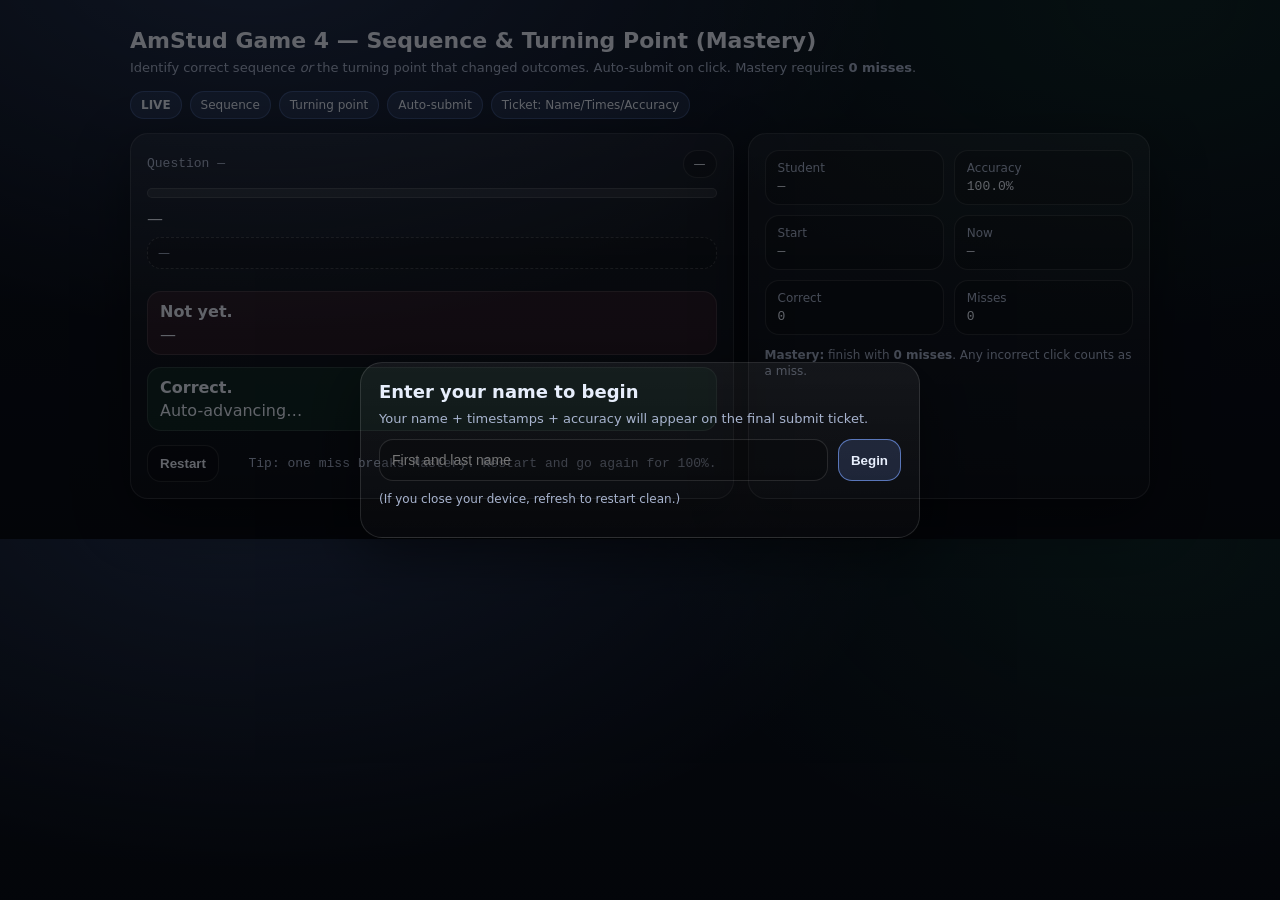
<file: games/amstud-4-sequence-turning-point.html>
<!doctype html>
<html lang="en">
<head>
  <meta charset="utf-8"/>
  <meta name="viewport" content="width=device-width,initial-scale=1"/>
  <title>AmStud Game 4 — Sequence & Turning Point (Mastery)</title>
  <style>
    :root{
      --bg:#0b1220;
      --panel:#111a2f;
      --text:#e7eefc;
      --muted:#a8b4cf;
      --line:rgba(255,255,255,.12);
      --shadow:0 18px 55px rgba(0,0,0,.40);
      --radius:18px;
      --good:#2bd576;
      --bad:#ff5c7a;
      --warn:#ffd166;
      --accent:#7aa2ff;
      --chip:rgba(122,162,255,.14);
      --chipLine:rgba(122,162,255,.28);
      --mono: ui-monospace, SFMono-Regular, Menlo, Monaco, Consolas, "Liberation Mono", "Courier New", monospace;
    }
    *{box-sizing:border-box}
    body{
      margin:0;
      background:radial-gradient(1200px 700px at 20% -10%, rgba(122,162,255,.22), transparent 55%),
                 radial-gradient(900px 600px at 90% 0%, rgba(43,213,118,.10), transparent 55%),
                 linear-gradient(180deg,#0b1220,#070b14);
      color:var(--text);
      font-family:system-ui,-apple-system,Segoe UI,Roboto,Helvetica,Arial,sans-serif;
    }
    .wrap{width:min(1020px,92vw);margin:28px auto 40px;}
    .top{display:flex;gap:14px;flex-wrap:wrap;align-items:flex-start;justify-content:space-between;margin-bottom:14px}
    h1{font-size:22px;margin:0 0 6px}
    .sub{color:var(--muted);font-size:13px;line-height:1.35}
    .panel{
      background:linear-gradient(180deg, rgba(255,255,255,.05), rgba(255,255,255,.02));
      border:1px solid var(--line);
      border-radius:var(--radius);
      box-shadow:var(--shadow);
      padding:16px;
    }
    .chips{display:flex;gap:8px;flex-wrap:wrap;align-items:center;justify-content:flex-end}
    .chip{
      border:1px solid var(--chipLine);
      background:var(--chip);
      padding:6px 10px;border-radius:999px;
      font-size:12px;color:var(--text);white-space:nowrap
    }
    .chip strong{font-weight:800}
    .row{display:grid;grid-template-columns:1.2fr .8fr;gap:14px;align-items:stretch}
    @media (max-width:880px){.row{grid-template-columns:1fr}}
    .stats{display:grid;gap:10px;grid-template-columns:1fr 1fr}
    .stat{
      background:rgba(0,0,0,.18);
      border:1px solid var(--line);
      border-radius:14px;
      padding:10px 12px;
    }
    .stat .k{color:var(--muted);font-size:12px;margin-bottom:4px}
    .stat .v{font-family:var(--mono);font-size:13px}
    .bar{
      height:10px;border-radius:999px;
      background:rgba(255,255,255,.08);
      overflow:hidden;border:1px solid var(--line);
    }
    .bar>div{height:100%;width:0%;background:linear-gradient(90deg,var(--accent),rgba(43,213,118,.9))}
    .qbox{padding:16px}
    .qhead{display:flex;gap:10px;align-items:center;justify-content:space-between;flex-wrap:wrap;margin-bottom:10px}
    .qnum{font-family:var(--mono);font-size:13px;color:var(--muted)}
    .skill{font-size:12px;border:1px solid var(--line);padding:6px 10px;border-radius:999px;background:rgba(0,0,0,.18)}
    .prompt{font-size:16px;line-height:1.35;margin:10px 0 8px}
    .rule{
      font-size:12px;color:var(--muted);
      border:1px dashed rgba(255,255,255,.18);
      border-radius:14px;padding:8px 10px;background:rgba(0,0,0,.14);
      margin-bottom:10px;
    }
    .choices{display:grid;gap:10px;margin-top:10px}
    .choice{
      border:1px solid var(--line);
      background:rgba(0,0,0,.16);
      border-radius:14px;
      padding:12px 12px;
      cursor:pointer;
      transition:transform .05s ease, border-color .15s ease, background .15s ease;
      user-select:none;
      display:flex;gap:10px;align-items:flex-start;
    }
    .choice:hover{border-color:rgba(122,162,255,.6);transform:translateY(-1px)}
    .badge{
      width:24px;height:24px;border-radius:8px;
      border:1px solid var(--line);
      display:grid;place-items:center;
      font-family:var(--mono);font-size:12px;color:var(--muted);
      flex:0 0 auto;
      background:rgba(0,0,0,.18);
    }
    .choice.locked{cursor:not-allowed;opacity:.92}
    .choice.correct{border-color:rgba(43,213,118,.75);background:rgba(43,213,118,.10)}
    .choice.wrong{border-color:rgba(255,92,122,.75);background:rgba(255,92,122,.10)}
    .msg{
      margin-top:12px;border-radius:14px;border:1px solid var(--line);
      padding:10px 12px;display:none;
    }
    .msg.bad{display:block;background:rgba(255,92,122,.10)}
    .msg.good{display:block;background:rgba(43,213,118,.10)}
    .msg .t{font-weight:800;margin-bottom:4px}
    .footer{display:flex;gap:10px;flex-wrap:wrap;align-items:center;justify-content:space-between;margin-top:14px}
    .btn{
      border:1px solid var(--line);
      background:rgba(0,0,0,.18);
      color:var(--text);
      border-radius:14px;
      padding:10px 12px;
      cursor:pointer;
      font-weight:800;
    }
    .btn:hover{border-color:rgba(122,162,255,.6)}
    .btn.primary{border-color:rgba(122,162,255,.65);background:rgba(122,162,255,.16)}
    .ticket{
      margin-top:14px;border:1px solid var(--line);
      background:rgba(0,0,0,.18);
      border-radius:16px;
      padding:12px;display:none;
    }
    pre{
      margin:10px 0 0;
      white-space:pre-wrap;
      background:rgba(0,0,0,.25);
      border:1px solid var(--line);
      border-radius:14px;
      padding:10px;
      font-family:var(--mono);
      font-size:12px;
      line-height:1.35;
    }
    /* Name gate */
    .gate{position:fixed;inset:0;background:rgba(0,0,0,.58);display:flex;align-items:center;justify-content:center;padding:20px}
    .gateCard{
      width:min(560px,94vw);
      background:linear-gradient(180deg, rgba(255,255,255,.06), rgba(255,255,255,.02));
      border:1px solid var(--line);
      border-radius:22px;
      box-shadow:var(--shadow);
      padding:18px;
    }
    .gateCard h2{margin:0 0 8px;font-size:18px}
    .gateCard p{margin:0 0 12px;color:var(--muted);font-size:13px;line-height:1.35}
    .inrow{display:flex;gap:10px;flex-wrap:wrap}
    input{
      flex:1;min-width:240px;
      border:1px solid var(--line);
      background:rgba(0,0,0,.22);
      color:var(--text);
      border-radius:14px;
      padding:12px 12px;
      outline:none;font-size:14px;
    }
    input:focus{border-color:rgba(122,162,255,.7)}
  </style>
</head>
<body>
  <div class="wrap">
    <div class="top">
      <div>
        <h1>AmStud Game 4 — Sequence & Turning Point (Mastery)</h1>
        <div class="sub">
          Identify correct sequence <em>or</em> the turning point that changed outcomes.
          Auto-submit on click. Mastery requires <strong>0 misses</strong>.
        </div>
      </div>
      <div class="chips">
        <div class="chip"><strong>LIVE</strong></div>
        <div class="chip">Sequence</div>
        <div class="chip">Turning point</div>
        <div class="chip">Auto-submit</div>
        <div class="chip">Ticket: Name/Times/Accuracy</div>
      </div>
    </div>

    <div class="row">
      <div class="panel qbox">
        <div class="qhead">
          <div class="qnum" id="qnum">Question —</div>
          <div class="skill" id="skill">—</div>
        </div>

        <div class="bar" aria-label="progress"><div id="pbar"></div></div>

        <div class="prompt" id="prompt">—</div>
        <div class="rule" id="rule">—</div>

        <div class="choices" id="choices"></div>

        <div class="msg bad" id="badMsg">
          <div class="t">Not yet.</div>
          <div id="hint">—</div>
        </div>
        <div class="msg good" id="goodMsg">
          <div class="t">Correct.</div>
          <div id="goodText">Auto-advancing…</div>
        </div>

        <div class="footer">
          <button class="btn" id="restartBtn" type="button">Restart</button>
          <div class="qnum" id="note">Tip: one miss breaks Mastery. Restart and go again for 100%.</div>
        </div>

        <div class="ticket" id="ticket">
          <div style="display:flex;gap:10px;flex-wrap:wrap;align-items:center;justify-content:space-between;">
            <div><strong>Submit Ticket</strong> (screenshot this)</div>
            <button class="btn primary" id="copyBtn" type="button">Copy Ticket</button>
          </div>
          <pre id="ticketText"></pre>
        </div>
      </div>

      <div class="panel">
        <div class="stats">
          <div class="stat"><div class="k">Student</div><div class="v" id="student">—</div></div>
          <div class="stat"><div class="k">Accuracy</div><div class="v" id="acc">100.0%</div></div>
          <div class="stat"><div class="k">Start</div><div class="v" id="start">—</div></div>
          <div class="stat"><div class="k">Now</div><div class="v" id="now">—</div></div>
          <div class="stat"><div class="k">Correct</div><div class="v" id="correct">0</div></div>
          <div class="stat"><div class="k">Misses</div><div class="v" id="misses">0</div></div>
        </div>

        <div style="margin-top:12px;color:var(--muted);font-size:12px;line-height:1.35">
          <strong>Mastery:</strong> finish with <strong>0 misses</strong>.
          Any incorrect click counts as a miss.
        </div>
      </div>
    </div>
  </div>

  <!-- Name Gate -->
  <div class="gate" id="gate" role="dialog" aria-modal="true">
    <div class="gateCard">
      <h2>Enter your name to begin</h2>
      <p>Your name + timestamps + accuracy will appear on the final submit ticket.</p>
      <div class="inrow">
        <input id="nameInput" type="text" placeholder="First and last name" autocomplete="name"/>
        <button class="btn primary" id="beginBtn" type="button">Begin</button>
      </div>
      <p style="margin-top:10px;color:var(--muted);font-size:12px">
        (If you close your device, refresh to restart clean.)
      </p>
    </div>
  </div>

<script>
/* =========================
   QUESTIONS (Embedded) — Sequence & Turning Point
   30 items (full-year spiral)
   type: "sequence" or "turning"
   ========================= */
const QUESTIONS = [
  // REVOLUTION / FOUNDING
  {id:1, type:"sequence", skill:"Sequence — Revolution",
   prompt:"Which event occurred LAST in the chain that led to open fighting in the American Revolution?",
   rule:"Choose the event that happened last.",
   choices:["Stamp Act (1765)","Boston Tea Party (1773)","French and Indian War ends (1763)","Battles of Lexington and Concord (1775)"],
   answer:"Battles of Lexington and Concord (1775)",
   hint:"Lexington & Concord are the first major battles—after protests like the Tea Party."
  },
  {id:2, type:"turning", skill:"Turning Point — Revolution",
   prompt:"Which event was the turning point that shifted the colonies from protest to armed conflict?",
   rule:"Choose the turning point that changed outcomes.",
   choices:["Signing of the Mayflower Compact","Battles of Lexington and Concord","Purchase of Louisiana Territory","Completion of the Erie Canal"],
   answer:"Battles of Lexington and Concord",
   hint:"The first shots transformed resistance into war."
  },
  {id:3, type:"sequence", skill:"Sequence — Constitutional Government",
   prompt:"Which sequence correctly shows how a constitutional amendment is adopted?",
   rule:"Choose the correct order.",
   choices:[
     "Congress proposes → States ratify → Amendment added",
     "States propose → President signs → Courts approve",
     "Supreme Court proposes → Congress ratifies → States sign",
     "President proposes → Congress vetoes → States override"
   ],
   answer:"Congress proposes → States ratify → Amendment added",
   hint:"Proposal comes from Congress (or convention), then states ratify."
  },

  // WESTWARD EXPANSION / CIVIL WAR
  {id:4, type:"sequence", skill:"Sequence — Westward Expansion",
   prompt:"Which event occurred FIRST?",
   rule:"Choose the earliest event.",
   choices:["Dawes Act (1887)","Louisiana Purchase (1803)","Wounded Knee Massacre (1890)","Homestead Act (1862)"],
   answer:"Louisiana Purchase (1803)",
   hint:"1803 comes before 1862 and the late-1800s events."
  },
  {id:5, type:"turning", skill:"Turning Point — Civil War",
   prompt:"Which event is often considered a turning point because it gave the Union greater control of the Mississippi River?",
   rule:"Choose the turning point that changed the direction of the war.",
   choices:["Battle of Vicksburg","Battle of Gettysburg","Attack on Fort Sumter","Surrender at Appomattox"],
   answer:"Battle of Vicksburg",
   hint:"Vicksburg helped the Union control the Mississippi and split the Confederacy."
  },
  {id:6, type:"sequence", skill:"Sequence — Civil War",
   prompt:"Which sequence correctly orders these events?",
   rule:"Choose the correct order.",
   choices:[
     "Fort Sumter → Emancipation Proclamation → Appomattox",
     "Emancipation Proclamation → Fort Sumter → Appomattox",
     "Appomattox → Fort Sumter → Emancipation Proclamation",
     "Fort Sumter → Appomattox → Emancipation Proclamation"
   ],
   answer:"Fort Sumter → Emancipation Proclamation → Appomattox",
   hint:"War begins (Fort Sumter), then Emancipation, then surrender."
  },

  // RECONSTRUCTION / JIM CROW
  {id:7, type:"sequence", skill:"Sequence — Reconstruction",
   prompt:"Which sequence best explains the legal progression related to civil rights after the Civil War?",
   rule:"Choose the correct order.",
   choices:[
     "13th Amendment → 14th Amendment → 15th Amendment",
     "15th Amendment → 13th Amendment → 14th Amendment",
     "14th Amendment → 15th Amendment → 13th Amendment",
     "13th Amendment → 15th Amendment → 14th Amendment"
   ],
   answer:"13th Amendment → 14th Amendment → 15th Amendment",
   hint:"Abolish slavery, define citizenship/protection, then voting rights."
  },
  {id:8, type:"turning", skill:"Turning Point — Post-Reconstruction",
   prompt:"Which development marked a turning point that allowed Southern states to expand Jim Crow segregation with less federal resistance?",
   rule:"Choose the turning point that changed outcomes.",
   choices:["Removal of federal troops from the South (1877)","Passage of the 19th Amendment","Creation of Social Security","Start of the Cold War"],
   answer:"Removal of federal troops from the South (1877)",
   hint:"When enforcement ended, segregation and disenfranchisement expanded."
  },
  {id:9, type:"turning", skill:"Turning Point — Segregation",
   prompt:"Which Supreme Court decision is a turning point because it upheld segregation under the idea of 'separate but equal'?",
   rule:"Choose the turning point that changed outcomes.",
   choices:["Plessy v. Ferguson (1896)","Brown v. Board (1954)","Marbury v. Madison (1803)","Miranda v. Arizona (1966)"],
   answer:"Plessy v. Ferguson (1896)",
   hint:"Plessy upheld segregation; Brown later challenged it in schools."
  },

  // INDUSTRIALIZATION / PROGRESSIVISM
  {id:10, type:"sequence", skill:"Sequence — Industrial Era",
   prompt:"Which sequence best represents the pattern of industrial urban growth?",
   rule:"Choose the best sequence.",
   choices:[
     "Factory jobs expand → people move to cities → overcrowded housing/sanitation problems",
     "Cities become empty → farms expand → factories close",
     "Child labor ends → monopolies disappear → wages fall",
     "Immigration stops → cities grow → factories shrink"
   ],
   answer:"Factory jobs expand → people move to cities → overcrowded housing/sanitation problems",
   hint:"Jobs pull people in; infrastructure struggles to keep up."
  },
  {id:11, type:"turning", skill:"Turning Point — Progressive Reform",
   prompt:"Which event is a turning point because it increased federal regulation to address unsafe food and consumer products?",
   rule:"Choose the turning point that changed outcomes.",
   choices:["Pure Food and Drug Act (1906)","Homestead Act (1862)","Missouri Compromise (1820)","Kellogg-Briand Pact (1928)"],
   answer:"Pure Food and Drug Act (1906)",
   hint:"It expanded consumer protection and regulation."
  },
  {id:12, type:"sequence", skill:"Sequence — Reform",
   prompt:"Which sequence best explains how muckrakers influenced Progressive Era reforms?",
   rule:"Choose the correct order.",
   choices:[
     "Investigative reporting → public outrage → reform laws passed",
     "Reform laws passed → public outrage → investigative reporting",
     "Public outrage → reform laws passed → investigative reporting",
     "Investigative reporting → reform laws passed → public outrage"
   ],
   answer:"Investigative reporting → public outrage → reform laws passed",
   hint:"Exposure first, then public pressure, then legislation."
  },

  // WWI / INTERWAR
  {id:13, type:"sequence", skill:"Sequence — WWI to Interwar",
   prompt:"Which sequence correctly orders these events from earliest to latest?",
   rule:"Choose the correct order.",
   choices:[
     "U.S. enters WWI → Treaty of Versailles → Senate rejects League of Nations",
     "Treaty of Versailles → U.S. enters WWI → Senate rejects League of Nations",
     "Senate rejects League → Treaty of Versailles → U.S. enters WWI",
     "U.S. enters WWI → Senate rejects League → Treaty of Versailles"
   ],
   answer:"U.S. enters WWI → Treaty of Versailles → Senate rejects League of Nations",
   hint:"U.S. entry (1917), treaty (1919), then Senate rejection debate."
  },
  {id:14, type:"turning", skill:"Turning Point — U.S. Isolationism",
   prompt:"Which outcome represents a turning point toward U.S. isolationism after WWI?",
   rule:"Choose the turning point that changed outcomes.",
   choices:["Senate failure to ratify the Treaty of Versailles","Passage of the Marshall Plan","Attack on Pearl Harbor","Brown v. Board decision"],
   answer:"Senate failure to ratify the Treaty of Versailles",
   hint:"Rejection signaled reluctance to join collective-security commitments."
  },

  // GREAT DEPRESSION / NEW DEAL
  {id:15, type:"sequence", skill:"Sequence — Great Depression",
   prompt:"Which event occurred FIRST in the chain leading into the Great Depression?",
   rule:"Choose the earliest development.",
   choices:[
     "Overproduction and weak demand reduce profits",
     "New Deal relief programs expand in the 1930s",
     "U.S. enters WWII in 1941",
     "Civil Rights Act passes in 1964"
   ],
   answer:"Overproduction and weak demand reduce profits",
   hint:"Underlying economic weakness comes before the policy responses of the 1930s."
  },
  {id:16, type:"turning", skill:"Turning Point — New Deal",
   prompt:"Which development is a turning point because it expanded the federal government’s role in the economy during the 1930s?",
   rule:"Choose the turning point that changed outcomes.",
   choices:["New Deal programs (relief/recovery/reform)","Homestead Act","Louisiana Purchase","Monroe Doctrine"],
   answer:"New Deal programs (relief/recovery/reform)",
   hint:"New Deal widened federal involvement through regulation and relief."
  },

  // WWII
  {id:17, type:"sequence", skill:"Sequence — WWII",
   prompt:"Which sequence correctly describes the U.S. path from neutrality to entering WWII?",
   rule:"Choose the best sequence.",
   choices:[
     "Neutrality Acts → Lend-Lease → Pearl Harbor → U.S. declares war",
     "Pearl Harbor → Neutrality Acts → Lend-Lease → U.S. declares war",
     "Lend-Lease → Neutrality Acts → U.S. declares war → Pearl Harbor",
     "U.S. declares war → Neutrality Acts → Pearl Harbor → Lend-Lease"
   ],
   answer:"Neutrality Acts → Lend-Lease → Pearl Harbor → U.S. declares war",
   hint:"1930s neutrality, then aid, then the attack, then war declaration."
  },
  {id:18, type:"turning", skill:"Turning Point — WWII",
   prompt:"Which event is the turning point that directly caused U.S. entry into WWII?",
   rule:"Choose the turning point that changed outcomes.",
   choices:["Attack on Pearl Harbor","Treaty of Versailles signed","Stock Market Crash of 1929","Plessy v. Ferguson"],
   answer:"Attack on Pearl Harbor",
   hint:"Pearl Harbor was the immediate trigger for U.S. entry in 1941."
  },
  {id:19, type:"turning", skill:"Turning Point — WWII in Europe",
   prompt:"Which event is widely viewed as a turning point in the European theater because it halted German expansion and shifted momentum?",
   rule:"Choose the turning point that changed outcomes.",
   choices:["Battle of Stalingrad","Boston Tea Party","Korean War begins","Construction of the Erie Canal"],
   answer:"Battle of Stalingrad",
   hint:"Stalingrad marked a major reversal for Germany on the Eastern Front."
  },

  // COLD WAR
  {id:20, type:"sequence", skill:"Sequence — Early Cold War",
   prompt:"Which sequence best reflects early Cold War developments?",
   rule:"Choose the best sequence.",
   choices:[
     "Post-WWII tension → containment policies → alliances/aid to resist communism",
     "Containment ends → WWII begins → tension disappears",
     "Alliances end → communism spreads → U.S. isolationism forever",
     "Civil War begins → containment policies → Cold War ends"
   ],
   answer:"Post-WWII tension → containment policies → alliances/aid to resist communism",
   hint:"Tensions lead to strategy; strategy leads to actions like aid and alliances."
  },
  {id:21, type:"turning", skill:"Turning Point — Cold War",
   prompt:"Which event is a turning point because it brought the U.S. and the USSR close to nuclear war and increased urgency for diplomacy?",
   rule:"Choose the turning point that changed outcomes.",
   choices:["Cuban Missile Crisis","Signing of the Mayflower Compact","Purchase of Alaska","Passage of the 13th Amendment"],
   answer:"Cuban Missile Crisis",
   hint:"It was a major nuclear standoff that changed Cold War behavior."
  },

  // CIVIL RIGHTS
  {id:22, type:"sequence", skill:"Sequence — Civil Rights",
   prompt:"Which sequence best orders these civil rights developments?",
   rule:"Choose the correct order.",
   choices:[
     "Brown v. Board (1954) → Civil Rights Act (1964) → Voting Rights Act (1965)",
     "Civil Rights Act (1964) → Brown v. Board (1954) → Voting Rights Act (1965)",
     "Voting Rights Act (1965) → Brown v. Board (1954) → Civil Rights Act (1964)",
     "Brown v. Board (1954) → Voting Rights Act (1965) → Civil Rights Act (1964)"
   ],
   answer:"Brown v. Board (1954) → Civil Rights Act (1964) → Voting Rights Act (1965)",
   hint:"Court desegregation decision first, then major laws in mid-1960s."
  },
  {id:23, type:"turning", skill:"Turning Point — Civil Rights",
   prompt:"Which Supreme Court decision was a turning point because it declared school segregation unconstitutional?",
   rule:"Choose the turning point that changed outcomes.",
   choices:["Brown v. Board of Education","Plessy v. Ferguson","Marbury v. Madison","McCulloch v. Maryland"],
   answer:"Brown v. Board of Education",
   hint:"Brown targeted segregation in public education."
  },

  // SOCIAL / CULTURAL CHANGE
  {id:24, type:"sequence", skill:"Sequence — 1920s to 1930s",
   prompt:"Which sequence correctly orders these eras/events from earliest to latest?",
   rule:"Choose the correct order.",
   choices:[
     "Harlem Renaissance → Stock Market Crash → New Deal expansion",
     "New Deal expansion → Harlem Renaissance → Stock Market Crash",
     "Stock Market Crash → Harlem Renaissance → New Deal expansion",
     "Harlem Renaissance → New Deal expansion → Stock Market Crash"
   ],
   answer:"Harlem Renaissance → Stock Market Crash → New Deal expansion",
   hint:"1920s cultural movement, then 1929 crash, then 1930s New Deal."
  },
  {id:25, type:"turning", skill:"Turning Point — Women’s Political Participation",
   prompt:"Which event is a turning point because it dramatically expanded women’s participation in elections?",
   rule:"Choose the turning point that changed outcomes.",
   choices:["19th Amendment ratified (1920)","14th Amendment ratified","Dred Scott decision","Kellogg-Briand Pact"],
   answer:"19th Amendment ratified (1920)",
   hint:"It guaranteed women the right to vote."
  },

  // GOVERNMENT STRUCTURE / POLICY
  {id:26, type:"sequence", skill:"Sequence — How a bill becomes law (simplified)",
   prompt:"Which sequence best describes the path of a bill becoming a federal law?",
   rule:"Choose the best sequence.",
   choices:[
     "Bill passes Congress → President signs or vetoes → (if signed) becomes law",
     "President signs → Supreme Court proposes → Congress votes",
     "Courts pass bill → President votes → States approve",
     "States pass bill → President signs → Congress reviews"
   ],
   answer:"Bill passes Congress → President signs or vetoes → (if signed) becomes law",
   hint:"Legislative approval first, then executive action."
  },
  {id:27, type:"turning", skill:"Turning Point — Expanding Federal Power",
   prompt:"Which decision is a turning point because it strengthened federal authority by supporting implied powers?",
   rule:"Choose the turning point that changed outcomes.",
   choices:["McCulloch v. Maryland","Plessy v. Ferguson","Brown v. Board","Dred Scott v. Sandford"],
   answer:"McCulloch v. Maryland",
   hint:"It upheld implied powers and limited state interference with federal institutions."
  },

  // MORE SEQUENCE / TURNING POINT MIX (full-year spiral)
  {id:28, type:"sequence", skill:"Sequence — U.S. as world power",
   prompt:"Which sequence correctly orders these events from earliest to latest?",
   rule:"Choose the correct order.",
   choices:[
     "Spanish-American War → WWI → WWII",
     "WWII → WWI → Spanish-American War",
     "WWI → Spanish-American War → WWII",
     "Spanish-American War → WWII → WWI"
   ],
   answer:"Spanish-American War → WWI → WWII",
   hint:"1898 → 1917 → 1941 (U.S. entry)."
  },
  {id:29, type:"turning", skill:"Turning Point — End of the Cold War",
   prompt:"Which development is a turning point because it signaled weakening Soviet control in Eastern Europe and contributed to the Cold War’s end?",
   rule:"Choose the turning point that changed outcomes.",
   choices:["Fall of the Berlin Wall","Passage of the Stamp Act","Signing of the Emancipation Proclamation","Start of the Dust Bowl"],
   answer:"Fall of the Berlin Wall",
   hint:"The Berlin Wall’s fall symbolized major political change in Europe."
  },
  {id:30, type:"sequence", skill:"Sequence — Policy response chain",
   prompt:"Which sequence best describes how a national crisis often produces policy change?",
   rule:"Choose the best sequence.",
   choices:[
     "Crisis occurs → public pressure grows → government responds with new laws/policies",
     "Government makes laws → crisis occurs → public pressure disappears",
     "Public pressure grows → crisis never happens → laws are repealed",
     "Crisis occurs → government ends elections → no policy changes"
   ],
   answer:"Crisis occurs → public pressure grows → government responds with new laws/policies",
   hint:"Crisis can trigger demand for action, leading to policy response."
  }
];

/* =========================
   ENGINE — Auto-submit MCQ
   ========================= */
const $ = (id)=>document.getElementById(id);

let studentName = "";
let startedAt = null;
let endedAt = null;
let timer = null;

let idx = 0;
let correct = 0;
let misses = 0;
let lock = false;

let order = [];
let rendered = []; // [{text, isCorrect}]

function fmt(d){
  if(!d) return "—";
  const pad = (n)=>String(n).padStart(2,"0");
  const mm = pad(d.getMonth()+1);
  const dd = pad(d.getDate());
  const yy = d.getFullYear();
  let h = d.getHours(); const ampm = h>=12 ? "PM":"AM";
  h = h%12; if(h===0) h=12;
  const mi = pad(d.getMinutes());
  const se = pad(d.getSeconds());
  return `${mm}/${dd}/${yy} ${h}:${mi}:${se} ${ampm}`;
}
function durMS(a,b){
  const ms = Math.max(0, b-a);
  const s = Math.floor(ms/1000);
  const hh = Math.floor(s/3600);
  const mm = Math.floor((s%3600)/60);
  const ss = s%60;
  const pad = (n)=>String(n).padStart(2,"0");
  return `${pad(hh)}:${pad(mm)}:${pad(ss)}`;
}
function shuffle(arr){
  const a = arr.slice();
  for(let i=a.length-1;i>0;i--){
    const j = Math.floor(Math.random()*(i+1));
    [a[i],a[j]]=[a[j],a[i]];
  }
  return a;
}
function computeAcc(){
  const totalClicks = correct + misses;
  if(totalClicks === 0) return 100;
  return (correct / totalClicks) * 100;
}
function setAccUI(){
  $("acc").textContent = `${computeAcc().toFixed(1)}%`;
  $("correct").textContent = String(correct);
  $("misses").textContent = String(misses);
}
function tickNow(){ $("now").textContent = fmt(new Date()); }

function startGame(){
  order = shuffle(QUESTIONS.map((_,i)=>i));
  idx = 0; correct = 0; misses = 0; lock = false;
  startedAt = new Date(); endedAt = null;

  $("student").textContent = studentName;
  $("start").textContent = fmt(startedAt);
  $("ticket").style.display = "none";
  $("badMsg").style.display = "none";
  $("goodMsg").style.display = "none";

  setAccUI();
  render();
  tickNow();
  if(timer) clearInterval(timer);
  timer = setInterval(tickNow, 500);
}

function setChoicesLocked(locked){
  [...$("choices").children].forEach(el=>{
    if(locked) el.classList.add("locked");
    else el.classList.remove("locked");
  });
}

function render(){
  lock = false;
  $("badMsg").style.display = "none";
  $("goodMsg").style.display = "none";

  const qIndex = order[idx];
  const q = QUESTIONS[qIndex];

  $("qnum").textContent = `Question ${idx+1} / ${QUESTIONS.length}`;
  $("skill").textContent = q.skill || (q.type === "turning" ? "Turning Point" : "Sequence");
  $("prompt").textContent = q.prompt;
  $("rule").textContent = q.rule || (q.type === "turning" ? "Choose the turning point that changed outcomes." : "Choose the correct sequence.");

  $("pbar").style.width = `${(idx / QUESTIONS.length) * 100}%`;

  rendered = shuffle(q.choices).map(t => ({ text:t, isCorrect: t === q.answer }));

  const letters = ["A","B","C","D","E"];
  const box = $("choices");
  box.innerHTML = "";

  rendered.forEach((c, pos)=>{
    const div = document.createElement("div");
    div.className = "choice";
    const b = document.createElement("div");
    b.className = "badge";
    b.textContent = letters[pos] || "";
    const t = document.createElement("div");
    t.textContent = c.text;
    div.appendChild(b);
    div.appendChild(t);
    div.addEventListener("click", ()=>onPick(div, c, q));
    box.appendChild(div);
  });
}

function onPick(el, c, q){
  if(lock) return;

  if(c.isCorrect){
    lock = true;
    setChoicesLocked(true);
    el.classList.add("correct");
    correct++;
    setAccUI();

    $("goodMsg").style.display = "block";
    $("badMsg").style.display = "none";

    setTimeout(()=>{
      idx++;
      if(idx >= QUESTIONS.length) finish();
      else render();
    }, 650);

  }else{
    misses++;
    setAccUI();
    el.classList.add("wrong");
    $("hint").textContent = q.hint || "Use dates and cause/effect logic. Identify which event most changed outcomes or which order makes sense historically.";
    $("badMsg").style.display = "block";
  }
}

function finish(){
  lock = true;
  setChoicesLocked(true);
  endedAt = new Date();
  if(timer) clearInterval(timer);

  $("pbar").style.width = "100%";

  const acc = computeAcc();
  const passed = (misses === 0);

  const ticket =
`AMERICAN STUDIES — OST MASTERY HUB
Game: AmStud 4 — Sequence & Turning Point (Mastery)

Student: ${studentName}
Passed: ${passed ? "YES (Mastery)" : "NO"}
Accuracy: ${acc.toFixed(1)}%
Correct: ${correct}
Misses: ${misses}

Start: ${fmt(startedAt)}
End:   ${fmt(endedAt)}
Duration: ${durMS(startedAt, endedAt)}

Reminder: Mastery requires 0 misses.`;

  $("ticketText").textContent = ticket;
  $("ticket").style.display = "block";

  $("goodMsg").style.display = "block";
  $("goodText").textContent = passed
    ? "Mastery earned. Screenshot your ticket."
    : "Not mastery. Hit Restart and go again for 100%.";
}

function restart(){ startGame(); }

$("restartBtn").addEventListener("click", restart);

$("copyBtn").addEventListener("click", async ()=>{
  try{
    await navigator.clipboard.writeText($("ticketText").textContent);
    $("copyBtn").textContent = "Copied!";
    setTimeout(()=>$("copyBtn").textContent="Copy Ticket", 900);
  }catch(e){
    alert("Copy blocked by browser. Please screenshot instead.");
  }
});

// Name gate
const gate = $("gate");
const nameInput = $("nameInput");
const beginBtn = $("beginBtn");

function begin(){
  const v = (nameInput.value || "").trim();
  if(!v){ nameInput.focus(); return; }
  studentName = v;
  localStorage.setItem("legend_amstud_student_name", studentName);
  gate.style.display = "none";
  startGame();
}
beginBtn.addEventListener("click", begin);
nameInput.addEventListener("keydown", (e)=>{ if(e.key === "Enter") begin(); });

const saved = localStorage.getItem("legend_amstud_student_name");
if(saved){
  nameInput.value = saved;
  nameInput.select();
}
</script>
</body>
</html>
</file>
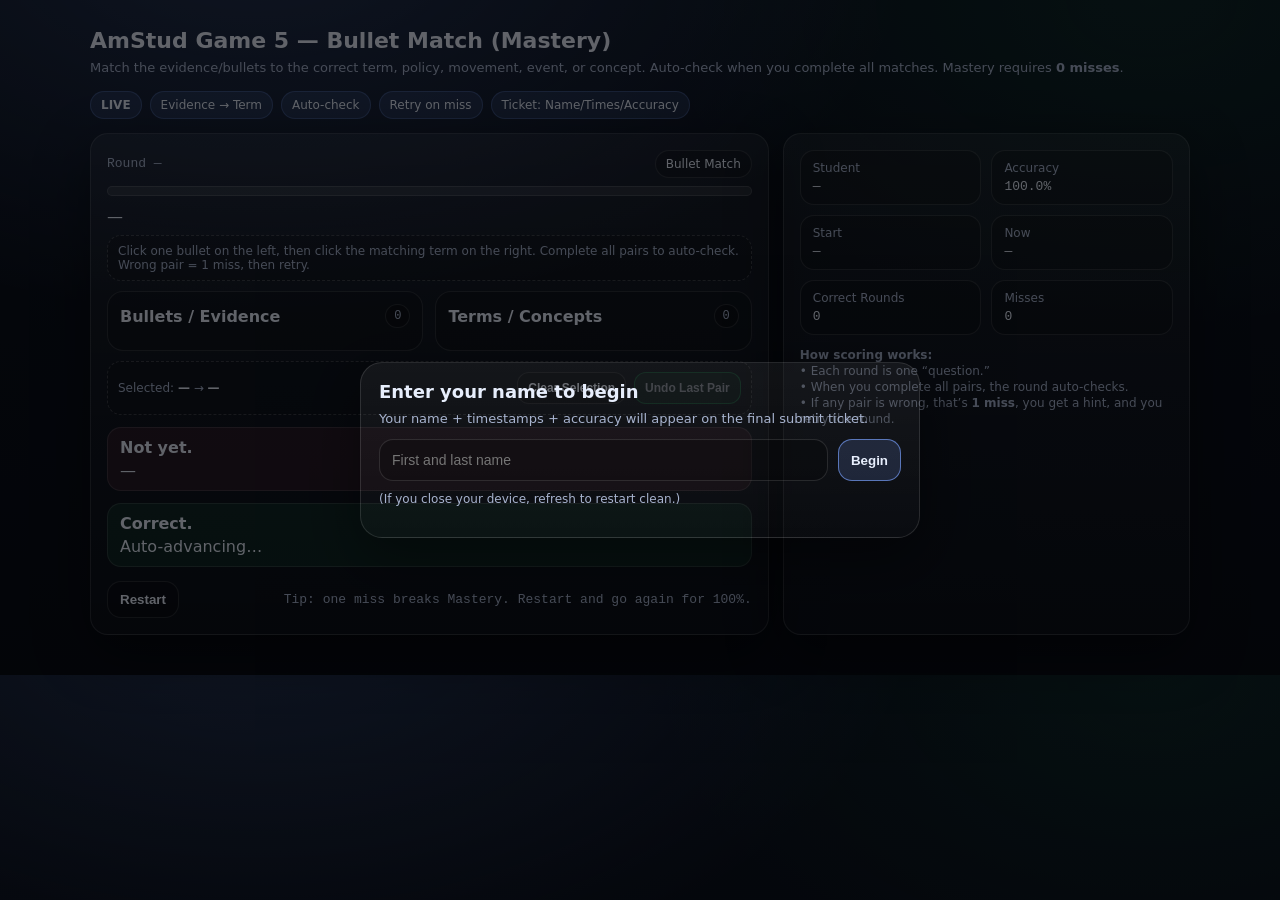
<file: games/amstud-5-bullet-match.html>
<!doctype html>
<html lang="en">
<head>
  <meta charset="utf-8"/>
  <meta name="viewport" content="width=device-width,initial-scale=1"/>
  <title>AmStud Game 5 — Bullet Match (Mastery)</title>
  <style>
    :root{
      --bg:#0b1220;
      --panel:#111a2f;
      --text:#e7eefc;
      --muted:#a8b4cf;
      --line:rgba(255,255,255,.12);
      --shadow:0 18px 55px rgba(0,0,0,.40);
      --radius:18px;
      --good:#2bd576;
      --bad:#ff5c7a;
      --warn:#ffd166;
      --accent:#7aa2ff;
      --chip:rgba(122,162,255,.14);
      --chipLine:rgba(122,162,255,.28);
      --mono: ui-monospace, SFMono-Regular, Menlo, Monaco, Consolas, "Liberation Mono", "Courier New", monospace;
    }
    *{box-sizing:border-box}
    body{
      margin:0;
      background:radial-gradient(1200px 700px at 20% -10%, rgba(122,162,255,.22), transparent 55%),
                 radial-gradient(900px 600px at 90% 0%, rgba(43,213,118,.10), transparent 55%),
                 linear-gradient(180deg,#0b1220,#070b14);
      color:var(--text);
      font-family:system-ui,-apple-system,Segoe UI,Roboto,Helvetica,Arial,sans-serif;
    }
    .wrap{width:min(1100px,92vw);margin:28px auto 40px;}
    .top{display:flex;gap:14px;flex-wrap:wrap;align-items:flex-start;justify-content:space-between;margin-bottom:14px}
    h1{font-size:22px;margin:0 0 6px}
    .sub{color:var(--muted);font-size:13px;line-height:1.35}
    .panel{
      background:linear-gradient(180deg, rgba(255,255,255,.05), rgba(255,255,255,.02));
      border:1px solid var(--line);
      border-radius:var(--radius);
      box-shadow:var(--shadow);
      padding:16px;
    }
    .chips{display:flex;gap:8px;flex-wrap:wrap;align-items:center;justify-content:flex-end}
    .chip{
      border:1px solid var(--chipLine);
      background:var(--chip);
      padding:6px 10px;border-radius:999px;
      font-size:12px;color:var(--text);white-space:nowrap
    }
    .chip strong{font-weight:800}
    .row{display:grid;grid-template-columns:1.25fr .75fr;gap:14px;align-items:stretch}
    @media (max-width:980px){.row{grid-template-columns:1fr}}
    .stats{display:grid;gap:10px;grid-template-columns:1fr 1fr}
    .stat{
      background:rgba(0,0,0,.18);
      border:1px solid var(--line);
      border-radius:14px;
      padding:10px 12px;
    }
    .stat .k{color:var(--muted);font-size:12px;margin-bottom:4px}
    .stat .v{font-family:var(--mono);font-size:13px}
    .bar{
      height:10px;border-radius:999px;
      background:rgba(255,255,255,.08);
      overflow:hidden;border:1px solid var(--line);
      margin-top:8px;
    }
    .bar>div{height:100%;width:0%;background:linear-gradient(90deg,var(--accent),rgba(43,213,118,.9))}
    .qhead{display:flex;gap:10px;align-items:center;justify-content:space-between;flex-wrap:wrap}
    .qnum{font-family:var(--mono);font-size:13px;color:var(--muted)}
    .skill{font-size:12px;border:1px solid var(--line);padding:6px 10px;border-radius:999px;background:rgba(0,0,0,.18)}
    .prompt{font-size:16px;line-height:1.35;margin:10px 0 8px}
    .rule{
      font-size:12px;color:var(--muted);
      border:1px dashed rgba(255,255,255,.18);
      border-radius:14px;padding:8px 10px;background:rgba(0,0,0,.14);
      margin-bottom:10px;
    }

    /* Bullet Match UI */
    .bmGrid{
      display:grid;
      grid-template-columns:1fr 1fr;
      gap:12px;
      margin-top:10px;
    }
    @media (max-width:980px){ .bmGrid{grid-template-columns:1fr} }

    .card{
      border:1px solid var(--line);
      background:rgba(0,0,0,.16);
      border-radius:16px;
      padding:12px;
    }
    .cardTitle{
      display:flex;align-items:center;justify-content:space-between;gap:10px;
      margin-bottom:10px;
    }
    .cardTitle .t{font-weight:900}
    .pill{
      font-size:12px;color:var(--muted);
      border:1px solid var(--line);
      padding:4px 8px;border-radius:999px;
      background:rgba(0,0,0,.18);
      font-family:var(--mono);
    }
    .list{display:grid;gap:10px}
    .item{
      border:1px solid var(--line);
      background:rgba(0,0,0,.14);
      border-radius:14px;
      padding:10px 10px;
      cursor:pointer;
      transition:transform .05s ease, border-color .15s ease, background .15s ease;
      user-select:none;
    }
    .item:hover{border-color:rgba(122,162,255,.6);transform:translateY(-1px)}
    .item.selL{border-color:rgba(255,209,102,.75);background:rgba(255,209,102,.08)}
    .item.selR{border-color:rgba(122,162,255,.75);background:rgba(122,162,255,.10)}
    .item.locked{cursor:not-allowed;opacity:.92}

    .pairLine{
      margin-top:10px;
      border:1px dashed rgba(255,255,255,.18);
      border-radius:14px;
      padding:10px;
      background:rgba(0,0,0,.12);
      display:flex;gap:10px;flex-wrap:wrap;align-items:center;justify-content:space-between;
      color:var(--muted);
      font-size:12px;
    }
    .pairLine strong{color:var(--text)}
    .miniBtn{
      border:1px solid var(--line);
      background:rgba(0,0,0,.18);
      color:var(--text);
      border-radius:12px;
      padding:8px 10px;
      cursor:pointer;
      font-weight:900;
      font-size:12px;
    }
    .miniBtn:hover{border-color:rgba(122,162,255,.6)}
    .miniBtn.danger{border-color:rgba(255,92,122,.55);background:rgba(255,92,122,.10)}
    .miniBtn.ok{border-color:rgba(43,213,118,.55);background:rgba(43,213,118,.10)}
    .miniBtn:disabled{opacity:.55;cursor:not-allowed}

    .msg{
      margin-top:12px;border-radius:14px;border:1px solid var(--line);
      padding:10px 12px;display:none;
    }
    .msg.bad{display:block;background:rgba(255,92,122,.10)}
    .msg.good{display:block;background:rgba(43,213,118,.10)}
    .msg .t{font-weight:900;margin-bottom:4px}

    .footer{display:flex;gap:10px;flex-wrap:wrap;align-items:center;justify-content:space-between;margin-top:14px}
    .btn{
      border:1px solid var(--line);
      background:rgba(0,0,0,.18);
      color:var(--text);
      border-radius:14px;
      padding:10px 12px;
      cursor:pointer;
      font-weight:900;
    }
    .btn:hover{border-color:rgba(122,162,255,.6)}
    .btn.primary{border-color:rgba(122,162,255,.65);background:rgba(122,162,255,.16)}
    .ticket{
      margin-top:14px;border:1px solid var(--line);
      background:rgba(0,0,0,.18);
      border-radius:16px;
      padding:12px;display:none;
    }
    pre{
      margin:10px 0 0;
      white-space:pre-wrap;
      background:rgba(0,0,0,.25);
      border:1px solid var(--line);
      border-radius:14px;
      padding:10px;
      font-family:var(--mono);
      font-size:12px;
      line-height:1.35;
    }

    /* Name gate */
    .gate{position:fixed;inset:0;background:rgba(0,0,0,.58);display:flex;align-items:center;justify-content:center;padding:20px}
    .gateCard{
      width:min(560px,94vw);
      background:linear-gradient(180deg, rgba(255,255,255,.06), rgba(255,255,255,.02));
      border:1px solid var(--line);
      border-radius:22px;
      box-shadow:var(--shadow);
      padding:18px;
    }
    .gateCard h2{margin:0 0 8px;font-size:18px}
    .gateCard p{margin:0 0 12px;color:var(--muted);font-size:13px;line-height:1.35}
    .inrow{display:flex;gap:10px;flex-wrap:wrap}
    input{
      flex:1;min-width:240px;
      border:1px solid var(--line);
      background:rgba(0,0,0,.22);
      color:var(--text);
      border-radius:14px;
      padding:12px 12px;
      outline:none;font-size:14px;
    }
    input:focus{border-color:rgba(122,162,255,.7)}
  </style>
</head>
<body>
  <div class="wrap">
    <div class="top">
      <div>
        <h1>AmStud Game 5 — Bullet Match (Mastery)</h1>
        <div class="sub">
          Match the evidence/bullets to the correct term, policy, movement, event, or concept.
          Auto-check when you complete all matches. Mastery requires <strong>0 misses</strong>.
        </div>
      </div>
      <div class="chips">
        <div class="chip"><strong>LIVE</strong></div>
        <div class="chip">Evidence → Term</div>
        <div class="chip">Auto-check</div>
        <div class="chip">Retry on miss</div>
        <div class="chip">Ticket: Name/Times/Accuracy</div>
      </div>
    </div>

    <div class="row">
      <div class="panel">
        <div class="qhead">
          <div class="qnum" id="qnum">Round —</div>
          <div class="skill" id="skill">Bullet Match</div>
        </div>

        <div class="bar" aria-label="progress"><div id="pbar"></div></div>

        <div class="prompt" id="prompt">—</div>
        <div class="rule" id="rule">
          Click one bullet on the left, then click the matching term on the right.
          Complete all pairs to auto-check. Wrong pair = 1 miss, then retry.
        </div>

        <div class="bmGrid">
          <div class="card">
            <div class="cardTitle">
              <div class="t">Bullets / Evidence</div>
              <div class="pill" id="leftCount">0</div>
            </div>
            <div class="list" id="leftList"></div>
          </div>

          <div class="card">
            <div class="cardTitle">
              <div class="t">Terms / Concepts</div>
              <div class="pill" id="rightCount">0</div>
            </div>
            <div class="list" id="rightList"></div>
          </div>
        </div>

        <div class="pairLine">
          <div>
            Selected: <strong id="selLeft">—</strong> → <strong id="selRight">—</strong>
          </div>
          <div style="display:flex;gap:8px;flex-wrap:wrap">
            <button class="miniBtn" id="clearSelBtn" type="button">Clear Selection</button>
            <button class="miniBtn ok" id="undoBtn" type="button" disabled>Undo Last Pair</button>
          </div>
        </div>

        <div class="msg bad" id="badMsg">
          <div class="t">Not yet.</div>
          <div id="hint">—</div>
        </div>
        <div class="msg good" id="goodMsg">
          <div class="t">Correct.</div>
          <div id="goodText">Auto-advancing…</div>
        </div>

        <div class="footer">
          <button class="btn" id="restartBtn" type="button">Restart</button>
          <div class="qnum" id="note">Tip: one miss breaks Mastery. Restart and go again for 100%.</div>
        </div>

        <div class="ticket" id="ticket">
          <div style="display:flex;gap:10px;flex-wrap:wrap;align-items:center;justify-content:space-between;">
            <div><strong>Submit Ticket</strong> (screenshot this)</div>
            <button class="btn primary" id="copyBtn" type="button">Copy Ticket</button>
          </div>
          <pre id="ticketText"></pre>
        </div>
      </div>

      <div class="panel">
        <div class="stats">
          <div class="stat"><div class="k">Student</div><div class="v" id="student">—</div></div>
          <div class="stat"><div class="k">Accuracy</div><div class="v" id="acc">100.0%</div></div>
          <div class="stat"><div class="k">Start</div><div class="v" id="start">—</div></div>
          <div class="stat"><div class="k">Now</div><div class="v" id="now">—</div></div>
          <div class="stat"><div class="k">Correct Rounds</div><div class="v" id="correct">0</div></div>
          <div class="stat"><div class="k">Misses</div><div class="v" id="misses">0</div></div>
        </div>

        <div style="margin-top:12px;color:var(--muted);font-size:12px;line-height:1.35">
          <strong>How scoring works:</strong><br/>
          • Each round is one “question.”<br/>
          • When you complete all pairs, the round auto-checks.<br/>
          • If any pair is wrong, that’s <strong>1 miss</strong>, you get a hint, and you retry the round.
        </div>
      </div>
    </div>
  </div>

  <!-- Name Gate -->
  <div class="gate" id="gate" role="dialog" aria-modal="true">
    <div class="gateCard">
      <h2>Enter your name to begin</h2>
      <p>Your name + timestamps + accuracy will appear on the final submit ticket.</p>
      <div class="inrow">
        <input id="nameInput" type="text" placeholder="First and last name" autocomplete="name"/>
        <button class="btn primary" id="beginBtn" type="button">Begin</button>
      </div>
      <p style="margin-top:10px;color:var(--muted);font-size:12px">
        (If you close your device, refresh to restart clean.)
      </p>
    </div>
  </div>

<script>
/* =========================
   ROUNDS (Embedded) — Bullet Match
   Each round: 4 pairs (bullets -> terms)
   12 rounds = 48 pairs total (fast but thorough).
   ========================= */
const ROUNDS = [
  {
    id:1, topic:"Founding Principles",
    prompt:"Match each bullet to the correct constitutional principle.",
    hint:"Look for: people as source (popular sovereignty), shared power (federalism), split branches (separation), branch restraints (checks).",
    pairs:[
      {bullet:"Power comes from the people; elections legitimize government", term:"Popular sovereignty"},
      {bullet:"Power is divided between national and state governments", term:"Federalism"},
      {bullet:"Legislative, executive, and judicial branches have different roles", term:"Separation of powers"},
      {bullet:"Each branch can limit the others (veto, judicial review, confirmations)", term:"Checks and balances"}
    ]
  },
  {
    id:2, topic:"Declaration of Independence",
    prompt:"Match each bullet to the correct idea from the Declaration of Independence.",
    hint:"Unalienable rights, consent, grievances, right to alter/abolish.",
    pairs:[
      {bullet:"Life, liberty, and the pursuit of happiness are natural rights", term:"Unalienable rights"},
      {bullet:"Government is legitimate only when people agree to it", term:"Consent of the governed"},
      {bullet:"List of abuses used to justify separation from Britain", term:"Grievances"},
      {bullet:"People may change or replace a government that violates rights", term:"Right to alter or abolish"}
    ]
  },
  {
    id:3, topic:"Westward Expansion & Native Policy",
    prompt:"Match each bullet to the correct policy/event.",
    hint:"Homesteading, allotment, reservations/assimilation, Plains conflicts.",
    pairs:[
      {bullet:"Promised land to settlers who lived on and improved it", term:"Homestead Act"},
      {bullet:"Divided tribal lands into individual plots; 'surplus' sold to settlers", term:"Dawes Act"},
      {bullet:"Forced relocation to limited lands; federal agents controlled movement/resources", term:"Reservation system"},
      {bullet:"Armed conflicts over land and sovereignty in the Great Plains", term:"Plains Wars"}
    ]
  },
  {
    id:4, topic:"Reconstruction & Jim Crow",
    prompt:"Match each bullet to the correct amendment or outcome.",
    hint:"13th = ends slavery; 14th = citizenship/protection; 15th = voting; Jim Crow = segregation.",
    pairs:[
      {bullet:"Abolished slavery in the United States", term:"13th Amendment"},
      {bullet:"Defined citizenship and promised due process/equal protection", term:"14th Amendment"},
      {bullet:"Prohibited denying the vote based on race (in law)", term:"15th Amendment"},
      {bullet:"State/local laws that enforced segregation and discrimination", term:"Jim Crow laws"}
    ]
  },
  {
    id:5, topic:"Industrialization",
    prompt:"Match each bullet to the correct industrial-era concept.",
    hint:"Trusts/monopolies, laissez-faire, urbanization, mechanized farming.",
    pairs:[
      {bullet:"Large business combinations that reduced competition", term:"Trusts/monopolies"},
      {bullet:"Minimal government regulation of business", term:"Laissez-faire"},
      {bullet:"Rapid city growth; overcrowding and sanitation problems", term:"Urbanization"},
      {bullet:"Machines increased farm output and reduced need for labor", term:"Mechanized farming"}
    ]
  },
  {
    id:6, topic:"Labor & Reform",
    prompt:"Match each bullet to the correct labor/reform idea.",
    hint:"Unions bargain; strike is work stoppage; collective bargaining; Progressive reforms.",
    pairs:[
      {bullet:"Workers organized to negotiate wages/hours/safety", term:"Labor unions"},
      {bullet:"Workers stop working to pressure employers", term:"Strike"},
      {bullet:"Negotiations between workers (or unions) and employers", term:"Collective bargaining"},
      {bullet:"Reforms aimed at corruption, consumer safety, and working conditions", term:"Progressivism"}
    ]
  },
  {
    id:7, topic:"World War I & Aftermath",
    prompt:"Match each bullet to the correct WWI-era development.",
    hint:"Triggers for entry, Versailles, League debate, isolationism mood.",
    pairs:[
      {bullet:"German policy that threatened ships and U.S. interests", term:"Unrestricted submarine warfare"},
      {bullet:"Proposal to Mexico about attacking the U.S.", term:"Zimmermann Telegram"},
      {bullet:"Peace settlement that punished Germany and redrew borders", term:"Treaty of Versailles"},
      {bullet:"U.S. reluctance to join international commitments after WWI", term:"Isolationism"}
    ]
  },
  {
    id:8, topic:"Great Depression & New Deal",
    prompt:"Match each bullet to the correct cause/effect/policy.",
    hint:"Speculation, bank failures, relief/reform, expanded federal role.",
    pairs:[
      {bullet:"Risky investing that inflated stock prices and increased instability", term:"Stock market speculation"},
      {bullet:"Closures wiped out savings and restricted credit", term:"Bank failures"},
      {bullet:"Programs that provided jobs/aid to reduce suffering", term:"Relief"},
      {bullet:"Expanded government regulation/oversight of the economy", term:"New Deal reforms"}
    ]
  },
  {
    id:9, topic:"WWII — U.S. Entry & Mobilization",
    prompt:"Match each bullet to the correct WWII term/event.",
    hint:"Pearl Harbor, rationing/production, Lend-Lease, victory gardens.",
    pairs:[
      {bullet:"Attack that directly triggered U.S. entry into WWII", term:"Pearl Harbor"},
      {bullet:"U.S. policy sending supplies to Allies before direct entry", term:"Lend-Lease"},
      {bullet:"Conserving scarce materials through limits and coupons", term:"Rationing"},
      {bullet:"Factories shift to wartime production, boosting jobs and output", term:"War mobilization"}
    ]
  },
  {
    id:10, topic:"Cold War",
    prompt:"Match each bullet to the correct Cold War concept/event.",
    hint:"Containment, NATO, arms race, Cuban Missile Crisis.",
    pairs:[
      {bullet:"Strategy to limit spread of communism", term:"Containment"},
      {bullet:"Military alliance formed to deter Soviet aggression", term:"NATO"},
      {bullet:"Competition to build more powerful weapons", term:"Arms race"},
      {bullet:"Nuclear standoff that pushed diplomacy and crisis management", term:"Cuban Missile Crisis"}
    ]
  },
  {
    id:11, topic:"Civil Rights Era",
    prompt:"Match each bullet to the correct law/case/outcome.",
    hint:"Brown (schools), CRA (discrimination), VRA (voting barriers), segregation doctrine.",
    pairs:[
      {bullet:"Declared school segregation unconstitutional", term:"Brown v. Board of Education"},
      {bullet:"Banned segregation/discrimination in many public settings and jobs", term:"Civil Rights Act of 1964"},
      {bullet:"Targeted barriers like literacy tests; strengthened voting enforcement", term:"Voting Rights Act of 1965"},
      {bullet:"Upheld 'separate but equal' before later challenges", term:"Plessy v. Ferguson"}
    ]
  },
  {
    id:12, topic:"Civics — Law & Public Policy",
    prompt:"Match each bullet to the correct branch role.",
    hint:"Legislative makes laws, executive enforces, judicial interprets, oversight checks.",
    pairs:[
      {bullet:"Writes and passes laws; controls taxation and budgets", term:"Legislative branch"},
      {bullet:"Enforces laws and leads federal agencies", term:"Executive branch"},
      {bullet:"Interprets laws and resolves constitutional disputes", term:"Judicial branch"},
      {bullet:"Investigates agencies and monitors implementation of laws", term:"Legislative oversight"}
    ]
  }
];

/* =========================
   ENGINE — Bullet Match
   - Each round must be perfect to advance.
   - Wrong match increments misses and resets pairs for retry.
   ========================= */
const $ = (id)=>document.getElementById(id);

let studentName = "";
let startedAt = null;
let endedAt = null;
let timer = null;

let idx = 0;
let correctRounds = 0;
let misses = 0;

let lock = false;

let order = [];
let leftItems = [];   // shuffled bullets
let rightItems = [];  // shuffled terms
let selLeft = null;
let selRight = null;

let pairsChosen = new Map(); // bullet -> term
let history = [];            // stack of {bullet, term}

function fmt(d){
  if(!d) return "—";
  const pad = (n)=>String(n).padStart(2,"0");
  const mm = pad(d.getMonth()+1);
  const dd = pad(d.getDate());
  const yy = d.getFullYear();
  let h = d.getHours(); const ampm = h>=12 ? "PM":"AM";
  h = h%12; if(h===0) h=12;
  const mi = pad(d.getMinutes());
  const se = pad(d.getSeconds());
  return `${mm}/${dd}/${yy} ${h}:${mi}:${se} ${ampm}`;
}
function durMS(a,b){
  const ms = Math.max(0, b-a);
  const s = Math.floor(ms/1000);
  const hh = Math.floor(s/3600);
  const mm = Math.floor((s%3600)/60);
  const ss = s%60;
  const pad = (n)=>String(n).padStart(2,"0");
  return `${pad(hh)}:${pad(mm)}:${pad(ss)}`;
}
function shuffle(arr){
  const a = arr.slice();
  for(let i=a.length-1;i>0;i--){
    const j = Math.floor(Math.random()*(i+1));
    [a[i],a[j]]=[a[j],a[i]];
  }
  return a;
}
function computeAcc(){
  const total = correctRounds + misses;
  if(total === 0) return 100;
  return (correctRounds / total) * 100;
}
function setAccUI(){
  $("acc").textContent = `${computeAcc().toFixed(1)}%`;
  $("correct").textContent = String(correctRounds);
  $("misses").textContent = String(misses);
}
function tickNow(){ $("now").textContent = fmt(new Date()); }

function setLocked(locked){
  lock = locked;
  [...$("leftList").children].forEach(el=>locked ? el.classList.add("locked") : el.classList.remove("locked"));
  [...$("rightList").children].forEach(el=>locked ? el.classList.add("locked") : el.classList.remove("locked"));
}

function resetSelectionUI(){
  selLeft = null; selRight = null;
  $("selLeft").textContent = "—";
  $("selRight").textContent = "—";
  [...$("leftList").children].forEach(el=>el.classList.remove("selL"));
  [...$("rightList").children].forEach(el=>el.classList.remove("selR"));
}

function startGame(){
  order = shuffle(ROUNDS.map((_,i)=>i));
  idx = 0; correctRounds = 0; misses = 0;
  startedAt = new Date(); endedAt = null;

  $("student").textContent = studentName;
  $("start").textContent = fmt(startedAt);

  $("ticket").style.display = "none";
  $("badMsg").style.display = "none";
  $("goodMsg").style.display = "none";

  setAccUI();
  renderRound();
  tickNow();
  if(timer) clearInterval(timer);
  timer = setInterval(tickNow, 500);
}

function renderRound(){
  setLocked(false);
  pairsChosen.clear();
  history = [];
  $("undoBtn").disabled = true;
  resetSelectionUI();

  $("badMsg").style.display = "none";
  $("goodMsg").style.display = "none";

  const rIndex = order[idx];
  const r = ROUNDS[rIndex];

  $("qnum").textContent = `Round ${idx+1} / ${ROUNDS.length}`;
  $("skill").textContent = r.topic || "Bullet Match";
  $("prompt").textContent = r.prompt;

  $("pbar").style.width = `${(idx / ROUNDS.length) * 100}%`;

  // Prepare lists
  leftItems = shuffle(r.pairs.map(p=>p.bullet));
  rightItems = shuffle(r.pairs.map(p=>p.term));

  $("leftCount").textContent = `${leftItems.length} bullets`;
  $("rightCount").textContent = `${rightItems.length} terms`;

  const left = $("leftList");
  const right = $("rightList");
  left.innerHTML = "";
  right.innerHTML = "";

  leftItems.forEach((txt)=>{
    const div = document.createElement("div");
    div.className = "item";
    div.textContent = "• " + txt;
    div.addEventListener("click", ()=>pickLeft(div, txt));
    left.appendChild(div);
  });

  rightItems.forEach((txt)=>{
    const div = document.createElement("div");
    div.className = "item";
    div.textContent = txt;
    div.addEventListener("click", ()=>pickRight(div, txt));
    right.appendChild(div);
  });
}

function pickLeft(el, txt){
  if(lock) return;
  // ignore if already paired
  if(pairsChosen.has(txt)) return;

  [...$("leftList").children].forEach(n=>n.classList.remove("selL"));
  el.classList.add("selL");
  selLeft = txt;
  $("selLeft").textContent = txt;

  tryPair();
}

function pickRight(el, txt){
  if(lock) return;
  // ignore if already used as a match
  if([...pairsChosen.values()].includes(txt)) return;

  [...$("rightList").children].forEach(n=>n.classList.remove("selR"));
  el.classList.add("selR");
  selRight = txt;
  $("selRight").textContent = txt;

  tryPair();
}

function tryPair(){
  if(lock) return;
  if(!selLeft || !selRight) return;

  // record pair
  pairsChosen.set(selLeft, selRight);
  history.push({ bullet: selLeft, term: selRight });
  $("undoBtn").disabled = history.length === 0;

  // visually lock the paired items
  [...$("leftList").children].forEach(el=>{
    const t = el.textContent.replace(/^•\s*/,"");
    if(t === selLeft){
      el.classList.remove("selL");
      el.classList.add("locked");
      el.style.opacity = ".55";
      el.style.cursor = "not-allowed";
    }
  });
  [...$("rightList").children].forEach(el=>{
    const t = el.textContent;
    if(t === selRight){
      el.classList.remove("selR");
      el.classList.add("locked");
      el.style.opacity = ".55";
      el.style.cursor = "not-allowed";
    }
  });

  // clear selection
  selLeft = null; selRight = null;
  $("selLeft").textContent = "—";
  $("selRight").textContent = "—";

  // if complete, auto-check
  const r = ROUNDS[order[idx]];
  if(pairsChosen.size === r.pairs.length){
    autoCheckRound(r);
  }
}

function autoCheckRound(r){
  setLocked(true);

  // Build answer key
  const key = new Map(r.pairs.map(p=>[p.bullet, p.term]));
  let wrong = 0;
  let wrongBullets = [];

  for(const [b,t] of pairsChosen.entries()){
    if(key.get(b) !== t){
      wrong++;
      wrongBullets.push(b);
    }
  }

  if(wrong === 0){
    correctRounds++;
    setAccUI();
    $("goodMsg").style.display = "block";
    $("badMsg").style.display = "none";
    $("goodText").textContent = "Round perfect. Auto-advancing…";

    setTimeout(()=>{
      idx++;
      if(idx >= ROUNDS.length) finish();
      else renderRound();
    }, 800);
  }else{
    misses++;
    setAccUI();
    $("badMsg").style.display = "block";
    $("goodMsg").style.display = "none";

    const showTwo = wrongBullets.slice(0,2).map(b=>"• "+b).join("\n");
    $("hint").textContent =
      (r.hint ? r.hint + " " : "") +
      `Mismatch detected. Focus especially on:\n${showTwo}${wrongBullets.length>2 ? "\n• (and others)" : ""}`;

    // reset round for retry after short pause
    setTimeout(()=>renderRound(), 1200);
  }
}

function undoLast(){
  if(lock) return;
  if(history.length === 0) return;
  const last = history.pop();
  pairsChosen.delete(last.bullet);

  // rebuild UI from scratch for accuracy
  const r = ROUNDS[order[idx]];
  leftItems = leftItems.slice();
  rightItems = rightItems.slice();

  // re-render lists preserving remaining pairs
  const left = $("leftList");
  const right = $("rightList");
  left.innerHTML = "";
  right.innerHTML = "";

  leftItems.forEach((txt)=>{
    const div = document.createElement("div");
    div.className = "item";
    div.textContent = "• " + txt;
    div.addEventListener("click", ()=>pickLeft(div, txt));

    if(pairsChosen.has(txt)){
      div.classList.add("locked");
      div.style.opacity = ".55";
      div.style.cursor = "not-allowed";
    }
    left.appendChild(div);
  });

  rightItems.forEach((txt)=>{
    const div = document.createElement("div");
    div.className = "item";
    div.textContent = txt;
    div.addEventListener("click", ()=>pickRight(div, txt));

    if([...pairsChosen.values()].includes(txt)){
      div.classList.add("locked");
      div.style.opacity = ".55";
      div.style.cursor = "not-allowed";
    }
    right.appendChild(div);
  });

  $("undoBtn").disabled = history.length === 0;
  resetSelectionUI();
}

function clearSelection(){
  if(lock) return;
  resetSelectionUI();
}

function finish(){
  setLocked(true);
  endedAt = new Date();
  if(timer) clearInterval(timer);

  $("pbar").style.width = "100%";

  const acc = computeAcc();
  const passed = (misses === 0);

  const ticket =
`AMERICAN STUDIES — OST MASTERY HUB
Game: AmStud 5 — Bullet Match (Mastery)

Student: ${studentName}
Passed: ${passed ? "YES (Mastery)" : "NO"}
Accuracy: ${acc.toFixed(1)}%
Correct Rounds: ${correctRounds}
Misses: ${misses}

Start: ${fmt(startedAt)}
End:   ${fmt(endedAt)}
Duration: ${durMS(startedAt, endedAt)}

Reminder: Mastery requires 0 misses.`;

  $("ticketText").textContent = ticket;
  $("ticket").style.display = "block";

  $("goodMsg").style.display = "block";
  $("badMsg").style.display = "none";
  $("goodText").textContent = passed
    ? "Mastery earned. Screenshot your ticket."
    : "Not mastery. Hit Restart and go again for 100%.";
}

function restart(){ startGame(); }

$("restartBtn").addEventListener("click", restart);
$("undoBtn").addEventListener("click", undoLast);
$("clearSelBtn").addEventListener("click", clearSelection);

$("copyBtn").addEventListener("click", async ()=>{
  try{
    await navigator.clipboard.writeText($("ticketText").textContent);
    $("copyBtn").textContent = "Copied!";
    setTimeout(()=>$("copyBtn").textContent="Copy Ticket", 900);
  }catch(e){
    alert("Copy blocked by browser. Please screenshot instead.");
  }
});

// Name gate
const gate = $("gate");
const nameInput = $("nameInput");
const beginBtn = $("beginBtn");

function begin(){
  const v = (nameInput.value || "").trim();
  if(!v){ nameInput.focus(); return; }
  studentName = v;
  localStorage.setItem("legend_amstud_student_name", studentName);
  gate.style.display = "none";
  startGame();
}
beginBtn.addEventListener("click", begin);
nameInput.addEventListener("keydown", (e)=>{ if(e.key === "Enter") begin(); });

const saved = localStorage.getItem("legend_amstud_student_name");
if(saved){
  nameInput.value = saved;
  nameInput.select();
}
</script>
</body>
</html>
</file>
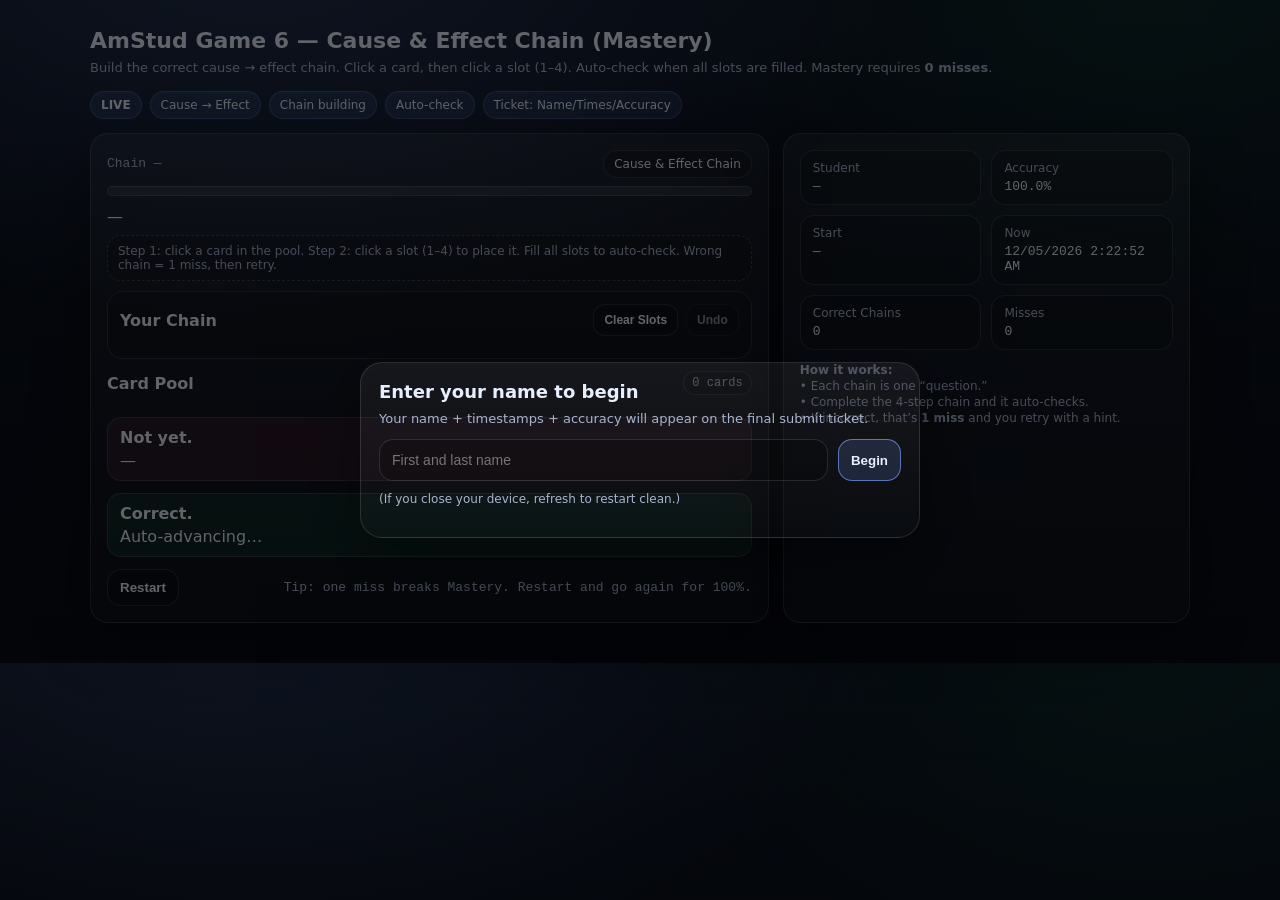
<file: games/amstud-6-cause-effect-chain.html>
<!doctype html>
<html lang="en">
<head>
  <meta charset="utf-8"/>
  <meta name="viewport" content="width=device-width,initial-scale=1"/>
  <title>AmStud Game 6 — Cause & Effect Chain (Mastery)</title>
  <style>
    :root{
      --bg:#0b1220;
      --panel:#111a2f;
      --text:#e7eefc;
      --muted:#a8b4cf;
      --line:rgba(255,255,255,.12);
      --shadow:0 18px 55px rgba(0,0,0,.40);
      --radius:18px;
      --good:#2bd576;
      --bad:#ff5c7a;
      --warn:#ffd166;
      --accent:#7aa2ff;
      --chip:rgba(122,162,255,.14);
      --chipLine:rgba(122,162,255,.28);
      --mono: ui-monospace, SFMono-Regular, Menlo, Monaco, Consolas, "Liberation Mono", "Courier New", monospace;
    }
    *{box-sizing:border-box}
    body{
      margin:0;
      background:radial-gradient(1200px 700px at 20% -10%, rgba(122,162,255,.22), transparent 55%),
                 radial-gradient(900px 600px at 90% 0%, rgba(43,213,118,.10), transparent 55%),
                 linear-gradient(180deg,#0b1220,#070b14);
      color:var(--text);
      font-family:system-ui,-apple-system,Segoe UI,Roboto,Helvetica,Arial,sans-serif;
    }
    .wrap{width:min(1100px,92vw);margin:28px auto 40px;}
    .top{display:flex;gap:14px;flex-wrap:wrap;align-items:flex-start;justify-content:space-between;margin-bottom:14px}
    h1{font-size:22px;margin:0 0 6px}
    .sub{color:var(--muted);font-size:13px;line-height:1.35}
    .panel{
      background:linear-gradient(180deg, rgba(255,255,255,.05), rgba(255,255,255,.02));
      border:1px solid var(--line);
      border-radius:var(--radius);
      box-shadow:var(--shadow);
      padding:16px;
    }
    .chips{display:flex;gap:8px;flex-wrap:wrap;align-items:center;justify-content:flex-end}
    .chip{
      border:1px solid var(--chipLine);
      background:var(--chip);
      padding:6px 10px;border-radius:999px;
      font-size:12px;color:var(--text);white-space:nowrap
    }
    .chip strong{font-weight:800}

    .row{display:grid;grid-template-columns:1.25fr .75fr;gap:14px;align-items:stretch}
    @media (max-width:980px){.row{grid-template-columns:1fr}}

    .stats{display:grid;gap:10px;grid-template-columns:1fr 1fr}
    .stat{
      background:rgba(0,0,0,.18);
      border:1px solid var(--line);
      border-radius:14px;
      padding:10px 12px;
    }
    .stat .k{color:var(--muted);font-size:12px;margin-bottom:4px}
    .stat .v{font-family:var(--mono);font-size:13px}

    .bar{
      height:10px;border-radius:999px;
      background:rgba(255,255,255,.08);
      overflow:hidden;border:1px solid var(--line);
      margin-top:8px;
    }
    .bar>div{height:100%;width:0%;background:linear-gradient(90deg,var(--accent),rgba(43,213,118,.9))}

    .qhead{display:flex;gap:10px;align-items:center;justify-content:space-between;flex-wrap:wrap}
    .qnum{font-family:var(--mono);font-size:13px;color:var(--muted)}
    .skill{font-size:12px;border:1px solid var(--line);padding:6px 10px;border-radius:999px;background:rgba(0,0,0,.18)}
    .prompt{font-size:16px;line-height:1.35;margin:10px 0 8px}
    .rule{
      font-size:12px;color:var(--muted);
      border:1px dashed rgba(255,255,255,.18);
      border-radius:14px;padding:8px 10px;background:rgba(0,0,0,.14);
      margin-bottom:10px;
    }

    /* Chain UI */
    .chain{
      border:1px solid var(--line);
      border-radius:16px;
      background:rgba(0,0,0,.14);
      padding:12px;
    }
    .slots{
      display:grid;
      grid-template-columns:repeat(4,1fr);
      gap:10px;
      margin-top:10px;
    }
    @media (max-width:980px){ .slots{grid-template-columns:1fr 1fr} }
    @media (max-width:520px){ .slots{grid-template-columns:1fr} }

    .slot{
      border:1px dashed rgba(255,255,255,.18);
      border-radius:14px;
      padding:10px;
      background:rgba(0,0,0,.10);
      min-height:68px;
      display:flex;flex-direction:column;gap:6px;
    }
    .slot .lbl{font-size:12px;color:var(--muted);font-family:var(--mono)}
    .slot .txt{font-size:13px;line-height:1.25}
    .slot.filled{border-style:solid;background:rgba(122,162,255,.10);border-color:rgba(122,162,255,.35)}
    .slot.correct{background:rgba(43,213,118,.10);border-color:rgba(43,213,118,.55)}
    .slot.wrong{background:rgba(255,92,122,.10);border-color:rgba(255,92,122,.55)}

    .poolWrap{margin-top:12px}
    .poolTitle{display:flex;gap:10px;align-items:center;justify-content:space-between}
    .poolTitle .t{font-weight:900}
    .poolTitle .pill{
      font-size:12px;color:var(--muted);
      border:1px solid var(--line);
      padding:4px 8px;border-radius:999px;
      background:rgba(0,0,0,.18);
      font-family:var(--mono);
    }
    .pool{
      margin-top:10px;
      display:grid;
      grid-template-columns:1fr 1fr;
      gap:10px;
    }
    @media (max-width:720px){ .pool{grid-template-columns:1fr} }

    .card{
      border:1px solid var(--line);
      background:rgba(0,0,0,.16);
      border-radius:14px;
      padding:10px;
      cursor:pointer;
      user-select:none;
      transition:transform .05s ease, border-color .15s ease, background .15s ease;
      display:flex;gap:10px;align-items:flex-start;
    }
    .card:hover{border-color:rgba(122,162,255,.6);transform:translateY(-1px)}
    .card.locked{cursor:not-allowed;opacity:.55}
    .card.sel{border-color:rgba(255,209,102,.85);background:rgba(255,209,102,.10)}
    .badge{
      width:24px;height:24px;border-radius:8px;
      border:1px solid var(--line);
      display:grid;place-items:center;
      font-family:var(--mono);font-size:12px;color:var(--muted);
      flex:0 0 auto;
      background:rgba(0,0,0,.18);
    }

    .controls{
      margin-top:12px;
      display:flex;gap:10px;flex-wrap:wrap;align-items:center;justify-content:space-between;
    }
    .btn{
      border:1px solid var(--line);
      background:rgba(0,0,0,.18);
      color:var(--text);
      border-radius:14px;
      padding:10px 12px;
      cursor:pointer;
      font-weight:900;
    }
    .btn:hover{border-color:rgba(122,162,255,.6)}
    .btn.primary{border-color:rgba(122,162,255,.65);background:rgba(122,162,255,.16)}
    .btn.small{padding:8px 10px;font-size:12px;border-radius:12px}
    .btn:disabled{opacity:.55;cursor:not-allowed}

    .msg{
      margin-top:12px;border-radius:14px;border:1px solid var(--line);
      padding:10px 12px;display:none;
    }
    .msg.bad{display:block;background:rgba(255,92,122,.10)}
    .msg.good{display:block;background:rgba(43,213,118,.10)}
    .msg .t{font-weight:900;margin-bottom:4px}

    .ticket{
      margin-top:14px;border:1px solid var(--line);
      background:rgba(0,0,0,.18);
      border-radius:16px;
      padding:12px;display:none;
    }
    pre{
      margin:10px 0 0;
      white-space:pre-wrap;
      background:rgba(0,0,0,.25);
      border:1px solid var(--line);
      border-radius:14px;
      padding:10px;
      font-family:var(--mono);
      font-size:12px;
      line-height:1.35;
    }

    /* Name gate */
    .gate{position:fixed;inset:0;background:rgba(0,0,0,.58);display:flex;align-items:center;justify-content:center;padding:20px}
    .gateCard{
      width:min(560px,94vw);
      background:linear-gradient(180deg, rgba(255,255,255,.06), rgba(255,255,255,.02));
      border:1px solid var(--line);
      border-radius:22px;
      box-shadow:var(--shadow);
      padding:18px;
    }
    .gateCard h2{margin:0 0 8px;font-size:18px}
    .gateCard p{margin:0 0 12px;color:var(--muted);font-size:13px;line-height:1.35}
    .inrow{display:flex;gap:10px;flex-wrap:wrap}
    input{
      flex:1;min-width:240px;
      border:1px solid var(--line);
      background:rgba(0,0,0,.22);
      color:var(--text);
      border-radius:14px;
      padding:12px 12px;
      outline:none;font-size:14px;
    }
    input:focus{border-color:rgba(122,162,255,.7)}
  </style>
</head>
<body>
  <div class="wrap">
    <div class="top">
      <div>
        <h1>AmStud Game 6 — Cause & Effect Chain (Mastery)</h1>
        <div class="sub">
          Build the correct cause → effect chain. Click a card, then click a slot (1–4).
          Auto-check when all slots are filled. Mastery requires <strong>0 misses</strong>.
        </div>
      </div>
      <div class="chips">
        <div class="chip"><strong>LIVE</strong></div>
        <div class="chip">Cause → Effect</div>
        <div class="chip">Chain building</div>
        <div class="chip">Auto-check</div>
        <div class="chip">Ticket: Name/Times/Accuracy</div>
      </div>
    </div>

    <div class="row">
      <div class="panel">
        <div class="qhead">
          <div class="qnum" id="qnum">Chain —</div>
          <div class="skill" id="skill">Cause & Effect Chain</div>
        </div>

        <div class="bar" aria-label="progress"><div id="pbar"></div></div>

        <div class="prompt" id="prompt">—</div>
        <div class="rule" id="rule">
          Step 1: click a card in the pool. Step 2: click a slot (1–4) to place it.
          Fill all slots to auto-check. Wrong chain = 1 miss, then retry.
        </div>

        <div class="chain">
          <div style="display:flex;gap:10px;align-items:center;justify-content:space-between;flex-wrap:wrap">
            <div style="font-weight:900">Your Chain</div>
            <div style="display:flex;gap:8px;flex-wrap:wrap">
              <button class="btn small" id="clearBtn" type="button">Clear Slots</button>
              <button class="btn small" id="undoBtn" type="button" disabled>Undo</button>
            </div>
          </div>

          <div class="slots" id="slots"></div>
        </div>

        <div class="poolWrap">
          <div class="poolTitle">
            <div class="t">Card Pool</div>
            <div class="pill" id="poolCount">0 cards</div>
          </div>
          <div class="pool" id="pool"></div>
        </div>

        <div class="msg bad" id="badMsg">
          <div class="t">Not yet.</div>
          <div id="hint">—</div>
        </div>
        <div class="msg good" id="goodMsg">
          <div class="t">Correct.</div>
          <div id="goodText">Auto-advancing…</div>
        </div>

        <div class="controls">
          <button class="btn" id="restartBtn" type="button">Restart</button>
          <div class="qnum" id="note">Tip: one miss breaks Mastery. Restart and go again for 100%.</div>
        </div>

        <div class="ticket" id="ticket">
          <div style="display:flex;gap:10px;flex-wrap:wrap;align-items:center;justify-content:space-between;">
            <div><strong>Submit Ticket</strong> (screenshot this)</div>
            <button class="btn primary" id="copyBtn" type="button">Copy Ticket</button>
          </div>
          <pre id="ticketText"></pre>
        </div>
      </div>

      <div class="panel">
        <div class="stats">
          <div class="stat"><div class="k">Student</div><div class="v" id="student">—</div></div>
          <div class="stat"><div class="k">Accuracy</div><div class="v" id="acc">100.0%</div></div>
          <div class="stat"><div class="k">Start</div><div class="v" id="start">—</div></div>
          <div class="stat"><div class="k">Now</div><div class="v" id="now">—</div></div>
          <div class="stat"><div class="k">Correct Chains</div><div class="v" id="correct">0</div></div>
          <div class="stat"><div class="k">Misses</div><div class="v" id="misses">0</div></div>
        </div>

        <div style="margin-top:12px;color:var(--muted);font-size:12px;line-height:1.35">
          <strong>How it works:</strong><br/>
          • Each chain is one “question.”<br/>
          • Complete the 4-step chain and it auto-checks.<br/>
          • If incorrect, that’s <strong>1 miss</strong> and you retry with a hint.
        </div>
      </div>
    </div>
  </div>

  <!-- Name Gate -->
  <div class="gate" id="gate" role="dialog" aria-modal="true">
    <div class="gateCard">
      <h2>Enter your name to begin</h2>
      <p>Your name + timestamps + accuracy will appear on the final submit ticket.</p>
      <div class="inrow">
        <input id="nameInput" type="text" placeholder="First and last name" autocomplete="name"/>
        <button class="btn primary" id="beginBtn" type="button">Begin</button>
      </div>
      <p style="margin-top:10px;color:var(--muted);font-size:12px">
        (If you close your device, refresh to restart clean.)
      </p>
    </div>
  </div>

<script>
/* =========================
   CHAINS (Embedded) — Cause & Effect Chain
   Each chain has 4 steps (cause -> effect -> effect -> outcome)
   Includes civics + AmHist spiral and your requested items:
   Federalism, Necessary & Proper, 10th, Incorporation, 22nd/23rd/25th
   ========================= */
const CHAINS = [
  {
    id:1, topic:"Industrialization → Urban problems",
    prompt:"Build the chain that best explains how industrial growth reshaped American cities.",
    hint:"Factory jobs pull workers in; infrastructure struggles; public health and housing problems grow.",
    steps:[
      "Factories expand and create more wage jobs",
      "People migrate from rural areas (and abroad) to cities for work",
      "Cities grow faster than housing and sanitation systems",
      "Overcrowding, tenements, and disease become major urban problems"
    ]
  },
  {
    id:2, topic:"Mechanized farming → Urbanization",
    prompt:"Build the chain that best explains how mechanized farming contributed to urban growth.",
    hint:"Machines reduce farm labor needs; people move to find work; factories absorb labor.",
    steps:[
      "New machines increase farm efficiency and output",
      "Farms need fewer workers to produce the same (or more) food",
      "Many rural workers leave farms to seek wages elsewhere",
      "Urban factory work grows and cities expand"
    ]
  },
  {
    id:3, topic:"Laissez-faire → Monopolies",
    prompt:"Build the chain that best explains how laissez-faire policies helped create monopolies.",
    hint:"Less regulation lets big firms consolidate; competition shrinks; prices/wages can be controlled.",
    steps:[
      "Government regulates big business less (laissez-faire)",
      "Large companies consolidate through mergers and trusts",
      "Competition decreases in key industries",
      "Monopolies gain power to influence prices, wages, and politics"
    ]
  },
  {
    id:4, topic:"Muckrakers → Reform laws",
    prompt:"Build the chain that best explains how muckrakers contributed to Progressive reforms.",
    hint:"Expose problems → public pressure → political action → laws/regulation.",
    steps:[
      "Journalists expose corruption and unsafe conditions",
      "Public outrage and demand for change increase",
      "Reform leaders gain support to act",
      "New laws and regulations expand consumer and worker protections"
    ]
  },
  {
    id:5, topic:"WWI → Isolationism",
    prompt:"Build the chain that best explains how WWI contributed to U.S. isolationism in the 1920s–1930s.",
    hint:"War costs → disillusionment → treaty/League rejection → avoid entanglements.",
    steps:[
      "WWI causes heavy casualties and economic disruption",
      "Many Americans become disillusioned with foreign conflicts",
      "The U.S. Senate rejects joining the League of Nations",
      "Public and political pressure favors isolationist policies"
    ]
  },
  {
    id:6, topic:"Stock market crash → Depression",
    prompt:"Build the chain that best explains how the stock market crash worsened the Great Depression.",
    hint:"Wealth/confidence falls → spending drops → business layoffs → deeper downturn.",
    steps:[
      "Stock market crash destroys wealth and confidence",
      "Consumers and investors cut spending and investment",
      "Businesses reduce production and lay off workers",
      "Unemployment rises and the economic downturn deepens"
    ]
  },
  {
    id:7, topic:"New Deal → Expanded federal role",
    prompt:"Build the chain that best explains how the New Deal expanded the role of the federal government.",
    hint:"Crisis → programs/regulation → new expectations → long-term federal involvement.",
    steps:[
      "Economic crisis creates demand for government action",
      "Federal relief, recovery, and reform programs expand",
      "Government increases regulation and oversight of parts of the economy",
      "Americans expect a larger federal role during economic hardship"
    ]
  },
  {
    id:8, topic:"Pearl Harbor → Mobilization",
    prompt:"Build the chain that best explains how Pearl Harbor led to major economic mobilization.",
    hint:"Attack → war entry → production shift → jobs/output rise.",
    steps:[
      "Japan attacks Pearl Harbor",
      "The United States declares war and enters WWII",
      "Factories shift to producing wartime supplies",
      "Production and employment increase through war mobilization"
    ]
  },
  {
    id:9, topic:"Cold War → Containment actions",
    prompt:"Build the chain that best explains how Cold War tensions produced U.S. containment policies.",
    hint:"Ideological rivalry → fear of spread → strategy → alliances/aid.",
    steps:[
      "Post-WWII rivalry grows between the U.S. and the USSR",
      "U.S. leaders fear the spread of communism",
      "The U.S. adopts a containment strategy",
      "Alliances and aid are used to resist communist expansion"
    ]
  },
  {
    id:10, topic:"Brown → Civil Rights laws",
    prompt:"Build the chain that best explains how legal victories helped lead to major civil rights legislation.",
    hint:"Court ruling → activism pressure → federal action → laws enforcing rights.",
    steps:[
      "Brown v. Board rules school segregation unconstitutional",
      "Civil rights activism increases pressure for broader change",
      "Federal leaders respond to growing demand for equal rights",
      "Civil Rights Act (1964) and Voting Rights Act (1965) expand protections"
    ]
  },

  // CIVICS CHAINS — REQUIRED ITEMS INCLUDED
  {
    id:11, topic:"Federalism (structure) → policy conflict",
    prompt:"Build the chain that best explains how federalism can create conflict and cooperation between levels of government.",
    hint:"Shared power + divided responsibilities can lead to overlap, disputes, and cooperation on funding/enforcement.",
    steps:[
      "The Constitution divides power between national and state governments",
      "Both levels have responsibilities that can overlap in practice",
      "Disputes can arise about who has authority in certain areas",
      "Cooperation often occurs through funding, standards, and shared enforcement"
    ]
  },
  {
    id:12, topic:"Necessary & Proper → expanded congressional power",
    prompt:"Build the chain that best explains how the Necessary and Proper Clause can expand federal power.",
    hint:"Enumerated powers + implied means → laws to carry out duties → broader authority.",
    steps:[
      "The Constitution lists Congress’s enumerated powers",
      "Congress needs practical ways to carry out those powers",
      "Necessary and Proper Clause allows laws to execute powers",
      "Congress gains implied powers beyond what is explicitly listed"
    ]
  },
  {
    id:13, topic:"10th Amendment → reserved powers",
    prompt:"Build the chain that best explains the purpose and effect of the 10th Amendment.",
    hint:"If not given to federal gov, it stays with states/people; helps limit national reach.",
    steps:[
      "The Constitution grants specific powers to the federal government",
      "Some powers are not delegated to the national government",
      "The 10th Amendment reserves those powers to states or the people",
      "States retain broad authority over many local issues"
    ]
  },
  {
    id:14, topic:"Incorporation → rights applied to states",
    prompt:"Build the chain that best explains how incorporation expanded individual rights against state governments.",
    hint:"14th Amendment → due process → Supreme Court applies Bill of Rights → states limited too.",
    steps:[
      "14th Amendment promises due process and equal protection",
      "People challenge state laws that restrict individual rights",
      "Supreme Court applies Bill of Rights protections to states over time",
      "State governments are more limited by individual rights (incorporation)"
    ]
  },
  {
    id:15, topic:"22nd Amendment → presidential term limits",
    prompt:"Build the chain that best explains why the 22nd Amendment was adopted.",
    hint:"Concern after FDR’s 4 terms → fear of too much executive power → limit → two terms.",
    steps:[
      "A president serves more than two terms (FDR served four)",
      "Concerns grow about concentrated executive power over time",
      "Congress and states support a formal constitutional limit",
      "22nd Amendment limits presidents to two elected terms"
    ]
  },
  {
    id:16, topic:"23rd Amendment → DC electors",
    prompt:"Build the chain that best explains the impact of the 23rd Amendment.",
    hint:"DC residents lacked presidential vote → amendment grants electors → participation expands.",
    steps:[
      "Residents of Washington, D.C. lack votes in the Electoral College",
      "Pressure grows to expand political participation for DC residents",
      "23rd Amendment grants D.C. electors for president/vice president",
      "D.C. gains limited representation in presidential elections"
    ]
  },
  {
    id:17, topic:"25th Amendment → continuity of government",
    prompt:"Build the chain that best explains why the 25th Amendment matters for stability.",
    hint:"Unclear succession/disability rules → need procedure → VP/continuity → stable transition.",
    steps:[
      "Illness or death can suddenly remove a president from duty",
      "Ambiguity about succession and disability creates uncertainty",
      "25th Amendment sets procedures for replacement and temporary transfer",
      "Continuity of government is strengthened during crises"
    ]
  }
];

/* =========================
   ENGINE — Cause & Effect Chain
   - Each chain is one “question.”
   - Students place cards into slots 1–4.
   - Auto-check when all filled.
   - Wrong chain increments misses and resets chain for retry.
   ========================= */
const $ = (id)=>document.getElementById(id);

let studentName = "";
let startedAt = null;
let endedAt = null;
let timer = null;

let idx = 0;
let correctChains = 0;
let misses = 0;

let order = [];
let selectedCardId = null;
let placed = [null,null,null,null]; // card text
let used = new Set();
let history = []; // {slotIndex, cardId}

function fmt(d){
  if(!d) return "—";
  const pad = (n)=>String(n).padStart(2,"0");
  const mm = pad(d.getMonth()+1);
  const dd = pad(d.getDate());
  const yy = d.getFullYear();
  let h = d.getHours(); const ampm = h>=12 ? "PM":"AM";
  h = h%12; if(h===0) h=12;
  const mi = pad(d.getMinutes());
  const se = pad(d.getSeconds());
  return `${mm}/${dd}/${yy} ${h}:${mi}:${se} ${ampm}`;
}
function durMS(a,b){
  const ms = Math.max(0, b-a);
  const s = Math.floor(ms/1000);
  const hh = Math.floor(s/3600);
  const mm = Math.floor((s%3600)/60);
  const ss = s%60;
  const pad = (n)=>String(n).padStart(2,"0");
  return `${pad(hh)}:${pad(mm)}:${pad(ss)}`;
}
function shuffle(arr){
  const a = arr.slice();
  for(let i=a.length-1;i>0;i--){
    const j = Math.floor(Math.random()*(i+1));
    [a[i],a[j]]=[a[j],a[i]];
  }
  return a;
}
function computeAcc(){
  const total = correctChains + misses;
  if(total === 0) return 100;
  return (correctChains / total) * 100;
}
function setAccUI(){
  $("acc").textContent = `${computeAcc().toFixed(1)}%`;
  $("correct").textContent = String(correctChains);
  $("misses").textContent = String(misses);
}
function tickNow(){ $("now").textContent = fmt(new Date()); }

function startGame(){
  order = shuffle(CHAINS.map((_,i)=>i));
  idx = 0; correctChains = 0; misses = 0;
  startedAt = new Date(); endedAt = null;

  $("student").textContent = studentName;
  $("start").textContent = fmt(startedAt);

  $("ticket").style.display = "none";
  $("badMsg").style.display = "none";
  $("goodMsg").style.display = "none";

  setAccUI();
  renderChain();
  tickNow();
  if(timer) clearInterval(timer);
  timer = setInterval(tickNow, 500);
}

function renderSlots(){
  const slots = $("slots");
  slots.innerHTML = "";
  for(let i=0;i<4;i++){
    const div = document.createElement("div");
    div.className = "slot" + (placed[i] ? " filled" : "");
    div.dataset.slot = String(i);
    div.innerHTML = `
      <div class="lbl">Step ${i+1}</div>
      <div class="txt">${placed[i] ? placed[i] : "<span style='color:var(--muted)'>Click a card, then click here…</span>"}</div>
    `;
    div.addEventListener("click", ()=>placeIntoSlot(i));
    slots.appendChild(div);
  }
}

function renderPool(cards){
  const pool = $("pool");
  pool.innerHTML = "";
  $("poolCount").textContent = `${cards.length} cards`;

  const letters = "ABCDEFGHIJKLMNOPQRSTUVWXYZ".split("");
  cards.forEach((c, i)=>{
    const div = document.createElement("div");
    div.className = "card";
    div.dataset.id = c.id;

    const b = document.createElement("div");
    b.className = "badge";
    b.textContent = letters[i] || "•";

    const t = document.createElement("div");
    t.textContent = c.text;

    div.appendChild(b);
    div.appendChild(t);

    div.addEventListener("click", ()=>selectCard(c.id));

    pool.appendChild(div);
  });
}

function clearSelectionsUI(){
  selectedCardId = null;
  [...$("pool").children].forEach(el=>el.classList.remove("sel"));
}

function setUndoState(){
  $("undoBtn").disabled = history.length === 0;
}

function renderChain(){
  // reset state for current chain
  placed = [null,null,null,null];
  used = new Set();
  history = [];
  clearSelectionsUI();
  setUndoState();

  $("badMsg").style.display = "none";
  $("goodMsg").style.display = "none";

  const cIndex = order[idx];
  const chain = CHAINS[cIndex];

  $("qnum").textContent = `Chain ${idx+1} / ${CHAINS.length}`;
  $("skill").textContent = chain.topic || "Cause & Effect Chain";
  $("prompt").textContent = chain.prompt;

  $("pbar").style.width = `${(idx / CHAINS.length) * 100}%`;

  // build cards: 4 correct steps + 2 plausible distractors
  const distractors = buildDistractors(chain);
  const cards = shuffle([
    ...chain.steps.map((text, i)=>({ id:`S${i}`, text, correctIndex:i })),
    ...distractors
  ]).map((c, i)=>({ ...c, poolIndex:i }));

  window.__current = { chain, cards };

  renderSlots();
  renderPool(cards);
}

function buildDistractors(chain){
  // small bank of generic-but-plausible distractors; filtered for variety
  const bank = [
    "Congress immediately abolishes state governments",
    "Courts eliminate elections to speed decisions",
    "Cities become less crowded as people return to farms",
    "Businesses raise wages for all workers without pressure",
    "Government ends immigration entirely by constitutional amendment",
    "All conflicts end because both sides agree to share power",
    "Federal power disappears and states act independently",
    "The economy improves instantly with no job losses",
    "The policy has no effect on society or government",
    "Technology reduces production and closes factories"
  ];
  const s = new Set(chain.steps);
  const picks = shuffle(bank.filter(x=>!s.has(x))).slice(0,2);
  return picks.map((text, i)=>({ id:`D${i}`, text, correctIndex:null }));
}

function selectCard(id){
  // ignore locked cards
  const { cards } = window.__current;
  const card = cards.find(c=>c.id===id);
  if(!card) return;
  if(used.has(id)) return;

  clearSelectionsUI();
  selectedCardId = id;

  const el = [...$("pool").children].find(n=>n.dataset.id===id);
  if(el) el.classList.add("sel");
}

function placeIntoSlot(slotIndex){
  const { cards } = window.__current;
  if(!selectedCardId) return;
  if(placed[slotIndex]) return; // don't overwrite; use Clear/Undo

  const card = cards.find(c=>c.id===selectedCardId);
  if(!card) return;

  placed[slotIndex] = card.text;
  used.add(card.id);
  history.push({ slotIndex, cardId: card.id });

  // lock card
  const el = [...$("pool").children].find(n=>n.dataset.id===card.id);
  if(el){
    el.classList.remove("sel");
    el.classList.add("locked");
  }

  clearSelectionsUI();
  renderSlots();
  setUndoState();

  // auto-check when all slots filled
  if(placed.every(Boolean)){
    autoCheck();
  }
}

function undo(){
  if(history.length === 0) return;
  const { cards } = window.__current;
  const last = history.pop();
  const card = cards.find(c=>c.id===last.cardId);

  placed[last.slotIndex] = null;
  used.delete(last.cardId);

  // unlock card
  const el = [...$("pool").children].find(n=>n.dataset.id===last.cardId);
  if(el){
    el.classList.remove("locked");
    el.style.opacity = "";
    el.style.cursor = "";
  }

  renderSlots();
  setUndoState();
  $("badMsg").style.display = "none";
  $("goodMsg").style.display = "none";
}

function clearSlots(){
  const { cards } = window.__current;
  placed = [null,null,null,null];
  used = new Set();
  history = [];
  selectedCardId = null;

  // unlock all cards
  [...$("pool").children].forEach(el=>{
    el.classList.remove("locked","sel");
    el.style.opacity = "";
    el.style.cursor = "";
  });

  renderSlots();
  setUndoState();
  $("badMsg").style.display = "none";
  $("goodMsg").style.display = "none";
}

function autoCheck(){
  const { chain } = window.__current;

  // compare placed steps to correct steps in order
  const ok = placed.every((txt, i)=>txt === chain.steps[i]);

  // mark slots
  [...$("slots").children].forEach((el, i)=>{
    el.classList.remove("correct","wrong");
    el.classList.add(ok ? "correct" : "wrong");
  });

  if(ok){
    correctChains++;
    setAccUI();
    $("goodMsg").style.display = "block";
    $("badMsg").style.display = "none";
    $("goodText").textContent = "Chain perfect. Auto-advancing…";

    setTimeout(()=>{
      idx++;
      if(idx >= CHAINS.length) finish();
      else renderChain();
    }, 900);
  }else{
    misses++;
    setAccUI();
    $("badMsg").style.display = "block";
    $("goodMsg").style.display = "none";
    $("hint").textContent = chain.hint || "Think: what starts the chain, what is the immediate effect, what happens next, and what is the larger outcome?";
    setTimeout(()=>renderChain(), 1400);
  }
}

function finish(){
  endedAt = new Date();
  if(timer) clearInterval(timer);

  $("pbar").style.width = "100%";

  const acc = computeAcc();
  const passed = (misses === 0);

  const ticket =
`AMERICAN STUDIES — OST MASTERY HUB
Game: AmStud 6 — Cause & Effect Chain (Mastery)

Student: ${studentName}
Passed: ${passed ? "YES (Mastery)" : "NO"}
Accuracy: ${acc.toFixed(1)}%
Correct Chains: ${correctChains}
Misses: ${misses}

Start: ${fmt(startedAt)}
End:   ${fmt(endedAt)}
Duration: ${durMS(startedAt, endedAt)}

Reminder: Mastery requires 0 misses.`;

  $("ticketText").textContent = ticket;
  $("ticket").style.display = "block";

  $("goodMsg").style.display = "block";
  $("badMsg").style.display = "none";
  $("goodText").textContent = passed
    ? "Mastery earned. Screenshot your ticket."
    : "Not mastery. Hit Restart and go again for 100%.";
}

function restart(){ startGame(); }

/* Buttons */
$("restartBtn").addEventListener("click", restart);
$("undoBtn").addEventListener("click", undo);
$("clearBtn").addEventListener("click", clearSlots);

$("copyBtn").addEventListener("click", async ()=>{
  try{
    await navigator.clipboard.writeText($("ticketText").textContent);
    $("copyBtn").textContent = "Copied!";
    setTimeout(()=>$("copyBtn").textContent="Copy Ticket", 900);
  }catch(e){
    alert("Copy blocked by browser. Please screenshot instead.");
  }
});

/* Name gate */
const gate = $("gate");
const nameInput = $("nameInput");
const beginBtn = $("beginBtn");

function begin(){
  const v = (nameInput.value || "").trim();
  if(!v){ nameInput.focus(); return; }
  studentName = v;
  localStorage.setItem("legend_amstud_student_name", studentName);
  gate.style.display = "none";
  startGame();
}
beginBtn.addEventListener("click", begin);
nameInput.addEventListener("keydown", (e)=>{ if(e.key === "Enter") begin(); });

const saved = localStorage.getItem("legend_amstud_student_name");
if(saved){
  nameInput.value = saved;
  nameInput.select();
}

/* Clock */
function bootClock(){
  $("now").textContent = fmt(new Date());
  if(timer) clearInterval(timer);
  timer = setInterval(()=> $("now").textContent = fmt(new Date()), 500);
}
bootClock();
</script>
</body>
</html>
</file>
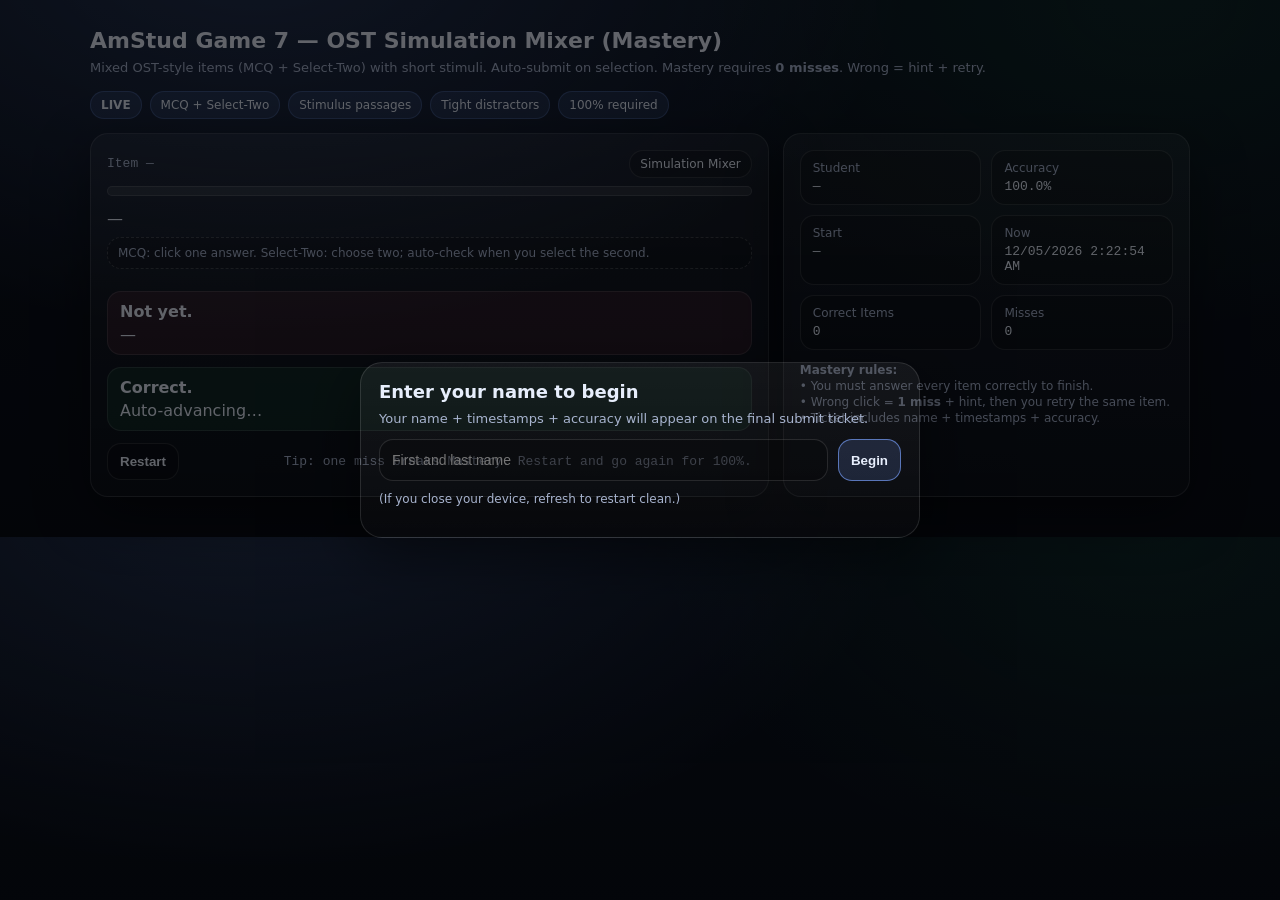
<file: games/amstud-7-ost-simulation-mixer.html>
<!doctype html>
<html lang="en">
<head>
  <meta charset="utf-8"/>
  <meta name="viewport" content="width=device-width,initial-scale=1"/>
  <title>AmStud Game 7 — OST Simulation Mixer (Mastery)</title>
  <style>
    :root{
      --bg:#0b1220;
      --panel:#111a2f;
      --panel2:#0f1730;
      --text:#e7eefc;
      --muted:#a8b4cf;
      --line:rgba(255,255,255,.12);
      --shadow:0 18px 55px rgba(0,0,0,.40);
      --radius:18px;
      --good:#2bd576;
      --bad:#ff5c7a;
      --warn:#ffd166;
      --accent:#7aa2ff;
      --chip:rgba(122,162,255,.14);
      --chipLine:rgba(122,162,255,.28);
      --mono: ui-monospace, SFMono-Regular, Menlo, Monaco, Consolas, "Liberation Mono", "Courier New", monospace;
    }
    *{box-sizing:border-box}
    body{
      margin:0;
      background:radial-gradient(1200px 700px at 20% -10%, rgba(122,162,255,.22), transparent 55%),
                 radial-gradient(900px 600px at 90% 0%, rgba(43,213,118,.10), transparent 55%),
                 linear-gradient(180deg,#0b1220,#070b14);
      color:var(--text);
      font-family:system-ui,-apple-system,Segoe UI,Roboto,Helvetica,Arial,sans-serif;
    }
    .wrap{width:min(1100px,92vw);margin:28px auto 40px;}
    .top{display:flex;gap:14px;flex-wrap:wrap;align-items:flex-start;justify-content:space-between;margin-bottom:14px}
    h1{font-size:22px;margin:0 0 6px}
    .sub{color:var(--muted);font-size:13px;line-height:1.35}
    .panel{
      background:linear-gradient(180deg, rgba(255,255,255,.05), rgba(255,255,255,.02));
      border:1px solid var(--line);
      border-radius:var(--radius);
      box-shadow:var(--shadow);
      padding:16px;
    }
    .chips{display:flex;gap:8px;flex-wrap:wrap;align-items:center;justify-content:flex-end}
    .chip{
      border:1px solid var(--chipLine);
      background:var(--chip);
      padding:6px 10px;border-radius:999px;
      font-size:12px;color:var(--text);white-space:nowrap
    }
    .chip strong{font-weight:800}
    .row{display:grid;grid-template-columns:1.25fr .75fr;gap:14px;align-items:stretch}
    @media (max-width:980px){.row{grid-template-columns:1fr}}

    .stats{display:grid;gap:10px;grid-template-columns:1fr 1fr}
    .stat{
      background:rgba(0,0,0,.18);
      border:1px solid var(--line);
      border-radius:14px;
      padding:10px 12px;
    }
    .stat .k{color:var(--muted);font-size:12px;margin-bottom:4px}
    .stat .v{font-family:var(--mono);font-size:13px}

    .bar{
      height:10px;border-radius:999px;
      background:rgba(255,255,255,.08);
      overflow:hidden;border:1px solid var(--line);
      margin-top:8px;
    }
    .bar>div{height:100%;width:0%;background:linear-gradient(90deg,var(--accent),rgba(43,213,118,.9))}

    .qhead{display:flex;gap:10px;align-items:center;justify-content:space-between;flex-wrap:wrap}
    .qnum{font-family:var(--mono);font-size:13px;color:var(--muted)}
    .skill{font-size:12px;border:1px solid var(--line);padding:6px 10px;border-radius:999px;background:rgba(0,0,0,.18)}

    .stim{
      margin-top:10px;
      border:1px solid rgba(255,255,255,.14);
      background:linear-gradient(180deg, rgba(0,0,0,.22), rgba(0,0,0,.10));
      border-radius:16px;
      padding:12px;
    }
    .stim .label{
      display:inline-flex;gap:8px;align-items:center;
      font-size:12px;color:var(--muted);
      border:1px solid rgba(255,255,255,.12);
      background:rgba(0,0,0,.18);
      padding:4px 8px;border-radius:999px;
      font-family:var(--mono);
      margin-bottom:8px;
    }
    .stim p{margin:8px 0;color:var(--text);line-height:1.4;font-size:13px}
    .miniTable{
      width:100%;
      border-collapse:separate;
      border-spacing:0;
      overflow:hidden;
      border-radius:14px;
      border:1px solid rgba(255,255,255,.12);
      margin-top:10px;
      font-size:13px;
    }
    .miniTable th,.miniTable td{
      padding:10px 10px;
      border-bottom:1px solid rgba(255,255,255,.10);
      border-right:1px solid rgba(255,255,255,.08);
      background:rgba(0,0,0,.14);
      vertical-align:top;
    }
    .miniTable th{color:var(--muted);font-weight:800;background:rgba(0,0,0,.20)}
    .miniTable tr:last-child td{border-bottom:none}
    .miniTable td:last-child,.miniTable th:last-child{border-right:none}

    .prompt{font-size:16px;line-height:1.35;margin:12px 0 8px}
    .rule{
      font-size:12px;color:var(--muted);
      border:1px dashed rgba(255,255,255,.18);
      border-radius:14px;padding:8px 10px;background:rgba(0,0,0,.14);
      margin-bottom:10px;
    }

    .choices{display:grid;gap:10px;margin-top:10px}
    .choice{
      border:1px solid var(--line);
      background:rgba(0,0,0,.16);
      border-radius:14px;
      padding:10px 12px;
      cursor:pointer;
      transition:transform .05s ease, border-color .15s ease, background .15s ease;
      user-select:none;
      display:flex;gap:10px;align-items:flex-start;
    }
    .choice:hover{border-color:rgba(122,162,255,.6);transform:translateY(-1px)}
    .choice .badge{
      width:26px;height:26px;border-radius:10px;
      border:1px solid rgba(255,255,255,.14);
      display:grid;place-items:center;
      font-family:var(--mono);font-size:12px;color:var(--muted);
      background:rgba(0,0,0,.18);
      flex:0 0 auto;
    }
    .choice.selected{
      border-color:rgba(255,209,102,.85);
      background:rgba(255,209,102,.10);
    }
    .choice.correctFlash{
      border-color:rgba(43,213,118,.70);
      background:rgba(43,213,118,.10);
    }
    .choice.wrongFlash{
      border-color:rgba(255,92,122,.70);
      background:rgba(255,92,122,.10);
    }

    .msg{
      margin-top:12px;border-radius:14px;border:1px solid var(--line);
      padding:10px 12px;display:none;
    }
    .msg.bad{display:block;background:rgba(255,92,122,.10)}
    .msg.good{display:block;background:rgba(43,213,118,.10)}
    .msg .t{font-weight:900;margin-bottom:4px}

    .controls{
      margin-top:12px;
      display:flex;gap:10px;flex-wrap:wrap;align-items:center;justify-content:space-between;
    }
    .btn{
      border:1px solid var(--line);
      background:rgba(0,0,0,.18);
      color:var(--text);
      border-radius:14px;
      padding:10px 12px;
      cursor:pointer;
      font-weight:900;
    }
    .btn:hover{border-color:rgba(122,162,255,.6)}
    .btn.primary{border-color:rgba(122,162,255,.65);background:rgba(122,162,255,.16)}
    .btn:disabled{opacity:.55;cursor:not-allowed}

    .ticket{
      margin-top:14px;border:1px solid var(--line);
      background:rgba(0,0,0,.18);
      border-radius:16px;
      padding:12px;display:none;
    }
    pre{
      margin:10px 0 0;
      white-space:pre-wrap;
      background:rgba(0,0,0,.25);
      border:1px solid var(--line);
      border-radius:14px;
      padding:10px;
      font-family:var(--mono);
      font-size:12px;
      line-height:1.35;
    }

    /* Name gate */
    .gate{position:fixed;inset:0;background:rgba(0,0,0,.58);display:flex;align-items:center;justify-content:center;padding:20px}
    .gateCard{
      width:min(560px,94vw);
      background:linear-gradient(180deg, rgba(255,255,255,.06), rgba(255,255,255,.02));
      border:1px solid var(--line);
      border-radius:22px;
      box-shadow:var(--shadow);
      padding:18px;
    }
    .gateCard h2{margin:0 0 8px;font-size:18px}
    .gateCard p{margin:0 0 12px;color:var(--muted);font-size:13px;line-height:1.35}
    .inrow{display:flex;gap:10px;flex-wrap:wrap}
    input{
      flex:1;min-width:240px;
      border:1px solid var(--line);
      background:rgba(0,0,0,.22);
      color:var(--text);
      border-radius:14px;
      padding:12px 12px;
      outline:none;font-size:14px;
    }
    input:focus{border-color:rgba(122,162,255,.7)}
  </style>
</head>
<body>
  <div class="wrap">
    <div class="top">
      <div>
        <h1>AmStud Game 7 — OST Simulation Mixer (Mastery)</h1>
        <div class="sub">
          Mixed OST-style items (MCQ + Select-Two) with short stimuli. Auto-submit on selection.
          Mastery requires <strong>0 misses</strong>. Wrong = hint + retry.
        </div>
      </div>
      <div class="chips">
        <div class="chip"><strong>LIVE</strong></div>
        <div class="chip">MCQ + Select-Two</div>
        <div class="chip">Stimulus passages</div>
        <div class="chip">Tight distractors</div>
        <div class="chip">100% required</div>
      </div>
    </div>

    <div class="row">
      <div class="panel">
        <div class="qhead">
          <div class="qnum" id="qnum">Item —</div>
          <div class="skill" id="skill">Simulation Mixer</div>
        </div>
        <div class="bar"><div id="pbar"></div></div>

        <div id="stimWrap" class="stim" style="display:none"></div>

        <div class="prompt" id="prompt">—</div>
        <div class="rule" id="rule">MCQ: click one answer. Select-Two: choose two; auto-check when you select the second.</div>

        <div class="choices" id="choices"></div>

        <div class="msg bad" id="badMsg">
          <div class="t">Not yet.</div>
          <div id="hint">—</div>
        </div>
        <div class="msg good" id="goodMsg">
          <div class="t">Correct.</div>
          <div id="goodText">Auto-advancing…</div>
        </div>

        <div class="controls">
          <button class="btn" id="restartBtn" type="button">Restart</button>
          <div class="qnum" id="note">Tip: one miss breaks Mastery. Restart and go again for 100%.</div>
        </div>

        <div class="ticket" id="ticket">
          <div style="display:flex;gap:10px;flex-wrap:wrap;align-items:center;justify-content:space-between;">
            <div><strong>Submit Ticket</strong> (screenshot this)</div>
            <button class="btn primary" id="copyBtn" type="button">Copy Ticket</button>
          </div>
          <pre id="ticketText"></pre>
        </div>
      </div>

      <div class="panel">
        <div class="stats">
          <div class="stat"><div class="k">Student</div><div class="v" id="student">—</div></div>
          <div class="stat"><div class="k">Accuracy</div><div class="v" id="acc">100.0%</div></div>
          <div class="stat"><div class="k">Start</div><div class="v" id="start">—</div></div>
          <div class="stat"><div class="k">Now</div><div class="v" id="now">—</div></div>
          <div class="stat"><div class="k">Correct Items</div><div class="v" id="correct">0</div></div>
          <div class="stat"><div class="k">Misses</div><div class="v" id="misses">0</div></div>
        </div>

        <div style="margin-top:12px;color:var(--muted);font-size:12px;line-height:1.35">
          <strong>Mastery rules:</strong><br/>
          • You must answer every item correctly to finish.<br/>
          • Wrong click = <strong>1 miss</strong> + hint, then you retry the same item.<br/>
          • Ticket includes name + timestamps + accuracy.
        </div>
      </div>
    </div>
  </div>

  <!-- Name Gate -->
  <div class="gate" id="gate" role="dialog" aria-modal="true">
    <div class="gateCard">
      <h2>Enter your name to begin</h2>
      <p>Your name + timestamps + accuracy will appear on the final submit ticket.</p>
      <div class="inrow">
        <input id="nameInput" type="text" placeholder="First and last name" autocomplete="name"/>
        <button class="btn primary" id="beginBtn" type="button">Begin</button>
      </div>
      <p style="margin-top:10px;color:var(--muted);font-size:12px">
        (If you close your device, refresh to restart clean.)
      </p>
    </div>
  </div>

<script>
/* =========================================================
   QUESTIONS (Embedded) — OST Simulation Mixer
   - Types: "mcq" (single) or "select2" (two correct)
   - Optional stimulus: { kind:"passage"|"table", label, html }
   ========================================================= */
const QUESTIONS = [
  {
    id:1, type:"mcq", skill:"Cause & Effect",
    stimulus:{kind:"passage", label:"Short Passage",
      html:`<p>During the late 1800s, many factories hired workers for long hours at low pay. As cities grew, housing and sanitation often failed to keep up.</p>`},
    prompt:"Which outcome best matches the passage?",
    choices:[
      "Urban overcrowding and public health problems increased.",
      "Most workers returned to rural farms to avoid city life.",
      "Government eliminated immigration through a new constitutional amendment.",
      "Factory output decreased because machines replaced labor."
    ],
    answer:[0],
    hint:"Look for how rapid industrial city growth affects living conditions."
  },
  {
    id:2, type:"mcq", skill:"Vocabulary in Context",
    prompt:"Which term best describes a policy of minimal government regulation of business?",
    choices:["Laissez-faire","Mercantilism","Judicial review","Incorporation"],
    answer:[0],
    hint:"This is the idea of “hands off” government in the economy."
  },
  {
    id:3, type:"select2", skill:"Multiple Causation",
    prompt:"Select TWO factors that helped increase American industrial production in the late 1800s.",
    choices:[
      "New technologies and mechanization",
      "Access to natural resources (coal, iron, oil)",
      "A return to subsistence farming",
      "A decrease in transportation networks"
    ],
    answer:[0,1],
    hint:"Think machines + raw materials."
  },
  {
    id:4, type:"mcq", skill:"Policy Impact",
    prompt:"Which law encouraged westward settlement by offering land to settlers who met conditions?",
    choices:["Homestead Act","Dawes Act","Pendleton Act","Kellogg-Briand Pact"],
    answer:[0],
    hint:"It offered land to settlers who lived on and improved it."
  },
  {
    id:5, type:"mcq", skill:"Turning Point",
    stimulus:{kind:"passage", label:"Scenario",
      html:`<p>A Supreme Court ruling overturns a long-standing policy and sparks new activism and federal laws.</p>`},
    prompt:"Which example best fits this scenario?",
    choices:[
      "Brown v. Board of Education leading to civil rights legislation",
      "Marbury v. Madison creating the Articles of Confederation",
      "The Neutrality Acts causing U.S. entry into WWI",
      "The Dawes Act ending the Great Depression"
    ],
    answer:[0],
    hint:"Think: schools + desegregation + later federal laws."
  },
  {
    id:6, type:"mcq", skill:"Reconstruction",
    prompt:"Which amendment established citizenship and promised due process and equal protection?",
    choices:["13th Amendment","14th Amendment","15th Amendment","19th Amendment"],
    answer:[1],
    hint:"It defines citizenship and includes due process/equal protection."
  },
  {
    id:7, type:"select2", skill:"Evidence → Conclusion",
    stimulus:{kind:"passage", label:"Primary Source (Short)",
      html:`<p>“We hold these truths to be self-evident… that all men are created equal… endowed with certain unalienable Rights…”</p>`},
    prompt:"Select TWO ideas directly supported by the excerpt.",
    choices:[
      "Natural rights exist before government.",
      "Government can be changed if it violates rights.",
      "States must surrender all powers to the national government.",
      "A strong monarchy best protects liberty."
    ],
    answer:[0,1],
    hint:"Declaration logic: rights exist, and people can alter a rights-violating government."
  },
  {
    id:8, type:"mcq", skill:"Labor",
    prompt:"Which action best describes a strike?",
    choices:[
      "Workers stop working to pressure employers",
      "Workers move to cities for factory jobs",
      "Businesses merge to form a trust",
      "Congress passes a constitutional amendment"
    ],
    answer:[0],
    hint:"It’s a work stoppage used as leverage."
  },
  {
    id:9, type:"mcq", skill:"Progressivism",
    prompt:"Which goal best matches Progressive Era reforms?",
    choices:[
      "Reduce corruption and improve consumer/worker protections",
      "End all regulation of business",
      "Restore slavery in former Confederate states",
      "Create isolationism by joining the League of Nations"
    ],
    answer:[0],
    hint:"Think: reforms to fix problems from industrial capitalism and corruption."
  },
  {
    id:10, type:"mcq", skill:"WWI",
    prompt:"Which event is most directly linked to U.S. entry into World War I?",
    choices:[
      "Unrestricted submarine warfare and threats to U.S. shipping",
      "The Emancipation Proclamation",
      "The Berlin Airlift",
      "The Louisiana Purchase"
    ],
    answer:[0],
    hint:"German naval policy threatened ships and U.S. interests."
  },
  {
    id:11, type:"mcq", skill:"Isolationism",
    prompt:"Which choice best explains why the U.S. did not join the League of Nations?",
    choices:[
      "Many senators feared foreign entanglements and loss of independence",
      "The League required slavery in member nations",
      "The League outlawed elections in member nations",
      "The League controlled U.S. state governments directly"
    ],
    answer:[0],
    hint:"Key concern: entangling alliances and sovereignty."
  },
  {
    id:12, type:"mcq", skill:"Great Depression",
    prompt:"Which factor contributed to the Great Depression?",
    choices:[
      "Stock market speculation and collapse",
      "Massive increases in wages for all workers",
      "Elimination of consumer debt",
      "The end of international trade permanently"
    ],
    answer:[0],
    hint:"Think: risky investing + crash."
  },
  {
    id:13, type:"mcq", skill:"New Deal",
    prompt:"Which statement best describes the long-term impact of the New Deal?",
    choices:[
      "It expanded the federal government’s role in the economy and social welfare",
      "It eliminated all federal regulation of business",
      "It ended the Constitution’s separation of powers",
      "It abolished private property"
    ],
    answer:[0],
    hint:"The federal government took a larger role during/after the crisis."
  },
  {
    id:14, type:"mcq", skill:"WWII",
    prompt:"Which event most directly caused the United States to enter World War II?",
    choices:["Attack on Pearl Harbor","Sinking of the Lusitania","Treaty of Versailles","Spanish-American War"],
    answer:[0],
    hint:"This attack triggered a declaration of war."
  },
  {
    id:15, type:"select2", skill:"Economic Mobilization",
    prompt:"Select TWO examples of U.S. wartime mobilization during World War II.",
    choices:[
      "Factories converting to produce tanks/planes",
      "Rationing consumer goods like gasoline and rubber",
      "A return to cottage industry to reduce output",
      "Ending all federal taxes"
    ],
    answer:[0,1],
    hint:"Mobilization = production shift + conservation."
  },
  {
    id:16, type:"mcq", skill:"Cold War",
    prompt:"Which term describes the U.S. strategy to limit the spread of communism?",
    choices:["Containment","Nativism","Appeasement","Secession"],
    answer:[0],
    hint:"It aimed to stop expansion without necessarily attacking directly."
  },
  {
    id:17, type:"mcq", skill:"Civil Rights",
    prompt:"Which law most directly targeted barriers to voting such as literacy tests?",
    choices:["Voting Rights Act of 1965","Sherman Antitrust Act","Social Security Act","Neutrality Acts"],
    answer:[0],
    hint:"It strengthened enforcement of voting protections."
  },
  {
    id:18, type:"mcq", skill:"Reconstruction Era",
    prompt:"Which decision upheld the idea of “separate but equal” before later challenges?",
    choices:["Plessy v. Ferguson","Brown v. Board","Gibbons v. Ogden","Dred Scott v. Sandford"],
    answer:[0],
    hint:"It approved segregation under the “separate but equal” doctrine."
  },
  {
    id:19, type:"select2", skill:"Federalism",
    prompt:"Select TWO statements that correctly describe federalism.",
    choices:[
      "Power is divided between national and state governments",
      "Both levels can influence policy through funding and standards",
      "All power is held only by the national government",
      "States are banned from passing any laws"
    ],
    answer:[0,1],
    hint:"Federalism = shared/dual power; overlap can create cooperation or conflict."
  },
  {
    id:20, type:"mcq", skill:"Civics",
    prompt:"Which branch of government is primarily responsible for interpreting laws and the Constitution?",
    choices:["Judicial","Legislative","Executive","Bureaucratic"],
    answer:[0],
    hint:"Courts interpret and resolve constitutional disputes."
  },
  {
    id:21, type:"mcq", skill:"Incorporation",
    prompt:"The doctrine of incorporation most directly refers to what change in U.S. government?",
    choices:[
      "Applying parts of the Bill of Rights to state governments through the 14th Amendment",
      "Removing the Bill of Rights from the Constitution",
      "Allowing states to ignore federal court rulings",
      "Ending elections for federal offices"
    ],
    answer:[0],
    hint:"Think: 14th Amendment + rights applied to the states over time."
  },
  {
    id:22, type:"mcq", skill:"Amendments",
    prompt:"Which amendment limits a president to two elected terms?",
    choices:["22nd Amendment","23rd Amendment","24th Amendment","25th Amendment"],
    answer:[0],
    hint:"It was adopted after concerns about multiple-term presidencies."
  },
  {
    id:23, type:"mcq", skill:"Amendments",
    prompt:"Which amendment granted Washington, D.C. electors in presidential elections?",
    choices:["23rd Amendment","22nd Amendment","19th Amendment","26th Amendment"],
    answer:[0],
    hint:"D.C. gains Electoral College participation."
  },
  {
    id:24, type:"mcq", skill:"Amendments",
    prompt:"Which amendment establishes procedures for presidential succession and disability?",
    choices:["25th Amendment","24th Amendment","10th Amendment","15th Amendment"],
    answer:[0],
    hint:"It clarifies replacement and temporary transfer of power."
  },
  {
    id:25, type:"mcq", skill:"10th Amendment",
    prompt:"The 10th Amendment is best described as:",
    choices:[
      "Reserving powers not delegated to the federal government to the states or the people",
      "Creating the Electoral College",
      "Guaranteeing freedom of speech",
      "Establishing the Supreme Court"
    ],
    answer:[0],
    hint:"If it’s not given to the national government, it’s reserved."
  },
  {
    id:26, type:"mcq", skill:"Necessary & Proper",
    prompt:"The Necessary and Proper Clause is significant because it:",
    choices:[
      "Allows Congress to pass laws needed to carry out its enumerated powers",
      "Eliminates the need for Congress to follow the Constitution",
      "Gives states complete control over foreign policy",
      "Ends judicial review"
    ],
    answer:[0],
    hint:"It supports implied powers used to execute listed powers."
  },
  {
    id:27, type:"mcq", skill:"Native Policy",
    prompt:"Which policy attempted to break up tribal lands into individual allotments and sell “surplus” land?",
    choices:["Dawes Act","Homestead Act","GI Bill","Monroe Doctrine"],
    answer:[0],
    hint:"Allotment policy tied to assimilation."
  },
  {
    id:28, type:"mcq", skill:"Industrial Tech",
    stimulus:{kind:"table", label:"Mini-Chart",
      html:`
        <table class="miniTable">
          <tr><th>Innovation</th><th>Most Direct Impact</th></tr>
          <tr><td>Telephone</td><td>Faster long-distance communication</td></tr>
          <tr><td>Automobile</td><td>Greater personal mobility + new industries</td></tr>
          <tr><td>Assembly line</td><td>Mass production at lower cost</td></tr>
        </table>
      `},
    prompt:"Which innovation is most directly linked to mass production at lower cost?",
    choices:["Telephone","Assembly line","Automobile","Skyscraper"],
    answer:[1],
    hint:"Look for the row describing mass production."
  },
  {
    id:29, type:"select2", skill:"Cause → Outcome",
    stimulus:{kind:"passage", label:"Short Passage",
      html:`<p>In the early Cold War, both superpowers built more powerful weapons and competed in technology. Fear of conflict shaped domestic and foreign policy.</p>`},
    prompt:"Select TWO outcomes most consistent with the passage.",
    choices:[
      "An arms race and competition in science/technology",
      "Alliance-building and military preparedness",
      "The end of all international alliances",
      "A complete return to isolationism with no overseas involvement"
    ],
    answer:[0,1],
    hint:"Cold War rivalry = arms + alliances, not withdrawal from the world."
  },
  {
    id:30, type:"mcq", skill:"Synthesis",
    prompt:"Which statement best connects industrialization to the growth of labor unions?",
    choices:[
      "Factory work conditions and low wages encouraged workers to organize for bargaining power",
      "Industrialization eliminated the need for workers, so unions disappeared",
      "Labor unions formed primarily to expand U.S. territory overseas",
      "Unions developed to end the Constitution’s separation of powers"
    ],
    answer:[0],
    hint:"Think: working conditions + wages + collective bargaining leverage."
  }
];

/* =========================
   ENGINE — Auto-submit MCQ + Select2
   Wrong = miss + hint, retry same item.
   Correct = auto-advance.
   ========================= */
const $ = (id)=>document.getElementById(id);

let studentName = "";
let startedAt = null;
let endedAt = null;
let timer = null;

let order = [];
let i = 0;
let correct = 0;
let misses = 0;

let selectMode = "mcq";
let selected = []; // indices picked (for select2)
let locked = false;

function fmt(d){
  if(!d) return "—";
  const pad = (n)=>String(n).padStart(2,"0");
  const mm = pad(d.getMonth()+1);
  const dd = pad(d.getDate());
  const yy = d.getFullYear();
  let h = d.getHours(); const ampm = h>=12 ? "PM":"AM";
  h = h%12; if(h===0) h=12;
  const mi = pad(d.getMinutes());
  const se = pad(d.getSeconds());
  return `${mm}/${dd}/${yy} ${h}:${mi}:${se} ${ampm}`;
}
function durMS(a,b){
  const ms = Math.max(0, b-a);
  const s = Math.floor(ms/1000);
  const hh = Math.floor(s/3600);
  const mm = Math.floor((s%3600)/60);
  const ss = s%60;
  const pad = (n)=>String(n).padStart(2,"0");
  return `${pad(hh)}:${pad(mm)}:${pad(ss)}`;
}
function shuffle(arr){
  const a = arr.slice();
  for(let k=a.length-1;k>0;k--){
    const j = Math.floor(Math.random()*(k+1));
    [a[k],a[j]]=[a[j],a[k]];
  }
  return a;
}
function computeAcc(){
  const total = correct + misses;
  if(total === 0) return 100;
  return (correct / total) * 100;
}
function setStats(){
  $("acc").textContent = `${computeAcc().toFixed(1)}%`;
  $("correct").textContent = String(correct);
  $("misses").textContent = String(misses);
}
function tickNow(){ $("now").textContent = fmt(new Date()); }

function startGame(){
  order = shuffle(QUESTIONS.map((_,idx)=>idx));
  i = 0; correct = 0; misses = 0;
  startedAt = new Date(); endedAt = null;

  $("student").textContent = studentName;
  $("start").textContent = fmt(startedAt);

  $("ticket").style.display = "none";
  $("badMsg").style.display = "none";
  $("goodMsg").style.display = "none";

  setStats();
  renderItem();
  tickNow();
  if(timer) clearInterval(timer);
  timer = setInterval(tickNow, 500);
}

function renderStim(stim){
  const wrap = $("stimWrap");
  if(!stim){
    wrap.style.display = "none";
    wrap.innerHTML = "";
    return;
  }
  wrap.style.display = "block";
  wrap.innerHTML = `<div class="label">${stim.label || "Stimulus"}</div>${stim.html || ""}`;
}

function renderItem(){
  locked = false;
  selected = [];

  $("badMsg").style.display = "none";
  $("goodMsg").style.display = "none";

  const q = QUESTIONS[order[i]];
  $("qnum").textContent = `Item ${i+1} / ${QUESTIONS.length}`;
  $("skill").textContent = q.skill || "OST Mixer";
  $("prompt").textContent = q.prompt;
  $("pbar").style.width = `${(i / QUESTIONS.length) * 100}%`;

  selectMode = q.type;

  $("rule").textContent = (q.type === "select2")
    ? "Select-Two: choose TWO answers. Auto-check after the second selection."
    : "MCQ: click ONE answer. Auto-check immediately.";

  renderStim(q.stimulus || null);

  // Build choices (shuffle each item, but keep answer mapping)
  const indices = q.choices.map((_, idx)=>idx);
  const shuffledIdx = shuffle(indices);

  // Map original answer indices -> shuffled positions
  const ansSet = new Set(q.answer);
  const correctPositions = shuffledIdx
    .map((origIdx, pos)=> ansSet.has(origIdx) ? pos : null)
    .filter(v=>v!==null);

  q.__shuffledIdx = shuffledIdx;
  q.__correctPos = correctPositions;

  const letters = ["A","B","C","D","E","F"];
  const box = $("choices");
  box.innerHTML = "";

  shuffledIdx.forEach((origIdx, pos)=>{
    const div = document.createElement("div");
    div.className = "choice";
    div.dataset.pos = String(pos);
    div.innerHTML = `<div class="badge">${letters[pos] || "•"}</div><div>${q.choices[origIdx]}</div>`;
    div.addEventListener("click", ()=>onPick(pos, div));
    box.appendChild(div);
  });
}

function clearChoiceHighlights(){
  [...$("choices").children].forEach(el=>{
    el.classList.remove("selected","correctFlash","wrongFlash");
  });
}

function onPick(pos, el){
  if(locked) return;

  const q = QUESTIONS[order[i]];
  const correctPos = q.__correctPos.slice().sort((a,b)=>a-b);

  if(selectMode === "mcq"){
    locked = true;
    const ok = (correctPos.length === 1 && correctPos[0] === pos);
    flash(el, ok);
    if(ok){
      correct++;
      setStats();
      showGood();
      setTimeout(nextItem, 700);
    }else{
      misses++;
      setStats();
      showBad(q.hint || "Use the stimulus and eliminate distractors. Try again.");
      locked = false;
    }
    return;
  }

  // select2
  // toggle selection
  const idx = selected.indexOf(pos);
  if(idx >= 0){
    selected.splice(idx,1);
    el.classList.remove("selected");
  }else{
    selected.push(pos);
    el.classList.add("selected");
  }

  if(selected.length === 2){
    locked = true;
    const pick = selected.slice().sort((a,b)=>a-b);
    const ok = (pick.length===2 && pick[0]===correctPos[0] && pick[1]===correctPos[1]);

    // flash both selected
    const els = [...$("choices").children].filter(n=>pick.includes(Number(n.dataset.pos)));
    els.forEach(n=>flash(n, ok));

    if(ok){
      correct++;
      setStats();
      showGood();
      setTimeout(nextItem, 750);
    }else{
      misses++;
      setStats();
      showBad(q.hint || "Two correct choices are required. Try again.");
      // reset selection after a brief moment
      setTimeout(()=>{
        selected = [];
        locked = false;
        clearChoiceHighlights();
      }, 650);
    }
  }
}

function flash(el, ok){
  el.classList.remove("correctFlash","wrongFlash");
  el.classList.add(ok ? "correctFlash" : "wrongFlash");
  setTimeout(()=> el.classList.remove("wrongFlash","correctFlash"), 550);
}

function showBad(text){
  $("hint").textContent = text;
  $("badMsg").style.display = "block";
  $("goodMsg").style.display = "none";
}
function showGood(){
  $("goodText").textContent = "Correct. Auto-advancing…";
  $("goodMsg").style.display = "block";
  $("badMsg").style.display = "none";
}

function nextItem(){
  $("badMsg").style.display = "none";
  $("goodMsg").style.display = "none";
  i++;
  if(i >= QUESTIONS.length) finish();
  else renderItem();
}

function finish(){
  endedAt = new Date();
  if(timer) clearInterval(timer);
  $("pbar").style.width = "100%";

  const acc = computeAcc();
  const passed = (misses === 0);

  const ticket =
`AMERICAN STUDIES — OST MASTERY HUB
Game: AmStud 7 — OST Simulation Mixer (Mastery)

Student: ${studentName}
Passed: ${passed ? "YES (Mastery)" : "NO"}
Accuracy: ${acc.toFixed(1)}%
Correct Items: ${correct}
Misses: ${misses}

Start: ${fmt(startedAt)}
End:   ${fmt(endedAt)}
Duration: ${durMS(startedAt, endedAt)}

Reminder: Mastery requires 0 misses.`;

  $("ticketText").textContent = ticket;
  $("ticket").style.display = "block";

  $("goodMsg").style.display = "block";
  $("badMsg").style.display = "none";
  $("goodText").textContent = passed
    ? "Mastery earned. Screenshot your ticket."
    : "Not mastery. Hit Restart and go again for 100%.";
}

/* Buttons */
$("restartBtn").addEventListener("click", ()=>startGame());

$("copyBtn").addEventListener("click", async ()=>{
  try{
    await navigator.clipboard.writeText($("ticketText").textContent);
    $("copyBtn").textContent = "Copied!";
    setTimeout(()=>$("copyBtn").textContent="Copy Ticket", 900);
  }catch(e){
    alert("Copy blocked by browser. Please screenshot instead.");
  }
});

/* Name gate */
const gate = $("gate");
const nameInput = $("nameInput");
const beginBtn = $("beginBtn");

function begin(){
  const v = (nameInput.value || "").trim();
  if(!v){ nameInput.focus(); return; }
  studentName = v;
  localStorage.setItem("legend_amstud_student_name", studentName);
  gate.style.display = "none";
  startGame();
}
beginBtn.addEventListener("click", begin);
nameInput.addEventListener("keydown", (e)=>{ if(e.key === "Enter") begin(); });

const saved = localStorage.getItem("legend_amstud_student_name");
if(saved){
  nameInput.value = saved;
  nameInput.select();
}

/* Clock */
(function bootClock(){
  $("now").textContent = fmt(new Date());
  if(timer) clearInterval(timer);
  timer = setInterval(()=> $("now").textContent = fmt(new Date()), 500);
})();
</script>
</body>
</html>
</file>
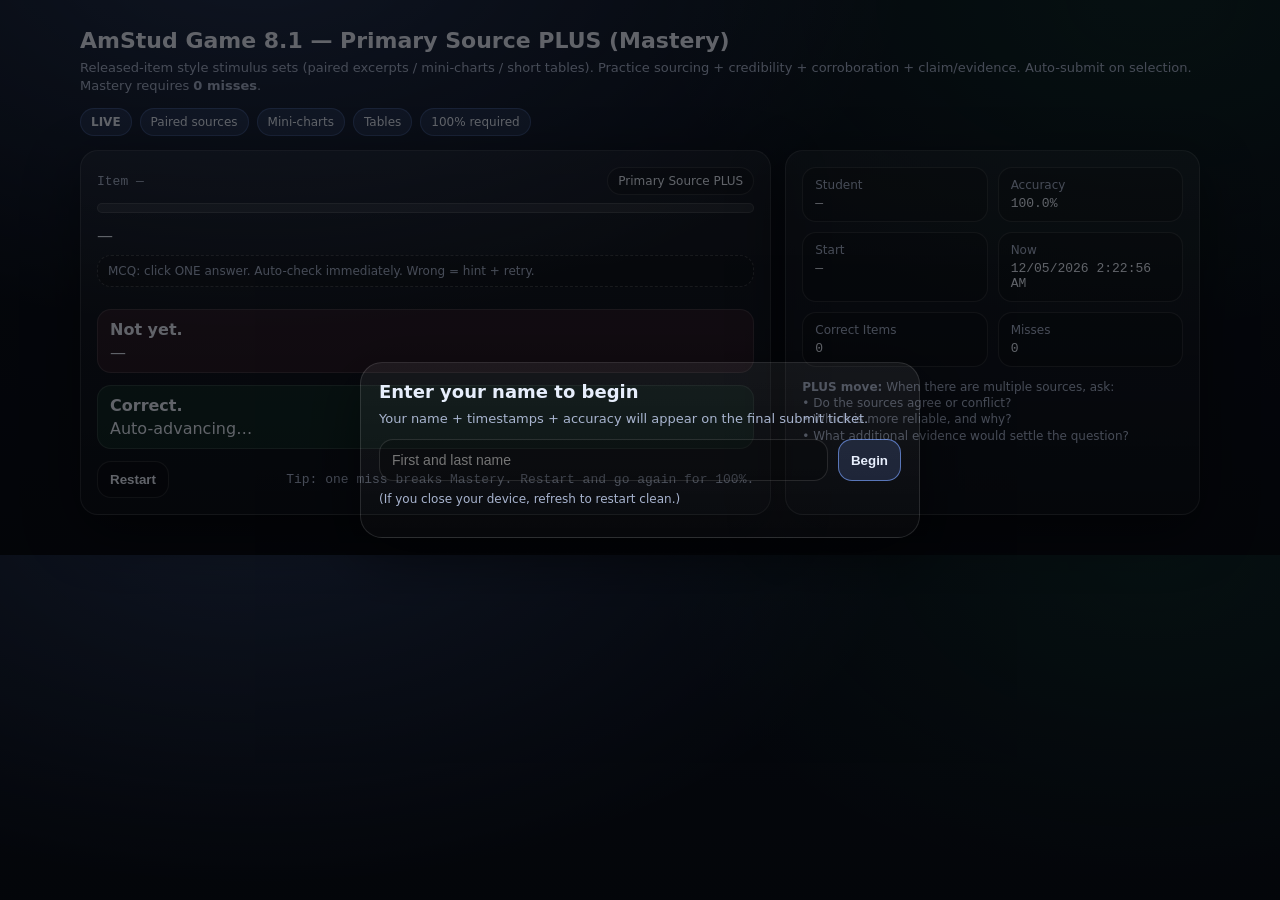
<file: games/amstud-8-1-primary-source-plus.html>
<!doctype html>
<html lang="en">
<head>
  <meta charset="utf-8"/>
  <meta name="viewport" content="width=device-width,initial-scale=1"/>
  <title>AmStud Game 8.1 — Primary Source PLUS (Mastery)</title>
  <style>
    :root{
      --bg:#0b1220;
      --panel:#111a2f;
      --text:#e7eefc;
      --muted:#a8b4cf;
      --line:rgba(255,255,255,.12);
      --shadow:0 18px 55px rgba(0,0,0,.40);
      --radius:18px;
      --good:#2bd576;
      --bad:#ff5c7a;
      --warn:#ffd166;
      --accent:#7aa2ff;
      --chip:rgba(122,162,255,.14);
      --chipLine:rgba(122,162,255,.28);
      --mono: ui-monospace, SFMono-Regular, Menlo, Monaco, Consolas, "Liberation Mono", "Courier New", monospace;
    }
    *{box-sizing:border-box}
    body{
      margin:0;
      background:radial-gradient(1200px 700px at 20% -10%, rgba(122,162,255,.22), transparent 55%),
                 radial-gradient(900px 600px at 90% 0%, rgba(43,213,118,.10), transparent 55%),
                 linear-gradient(180deg,#0b1220,#070b14);
      color:var(--text);
      font-family:system-ui,-apple-system,Segoe UI,Roboto,Helvetica,Arial,sans-serif;
    }
    .wrap{width:min(1120px,92vw);margin:28px auto 40px;}
    .top{display:flex;gap:14px;flex-wrap:wrap;align-items:flex-start;justify-content:space-between;margin-bottom:14px}
    h1{font-size:22px;margin:0 0 6px}
    .sub{color:var(--muted);font-size:13px;line-height:1.35}
    .panel{
      background:linear-gradient(180deg, rgba(255,255,255,.05), rgba(255,255,255,.02));
      border:1px solid var(--line);
      border-radius:var(--radius);
      box-shadow:var(--shadow);
      padding:16px;
    }
    .chips{display:flex;gap:8px;flex-wrap:wrap;align-items:center;justify-content:flex-end}
    .chip{
      border:1px solid var(--chipLine);
      background:var(--chip);
      padding:6px 10px;border-radius:999px;
      font-size:12px;color:var(--text);white-space:nowrap
    }
    .chip strong{font-weight:800}
    .grid{display:grid;grid-template-columns:1.25fr .75fr;gap:14px;align-items:stretch}
    @media (max-width:980px){.grid{grid-template-columns:1fr}}

    .stats{display:grid;gap:10px;grid-template-columns:1fr 1fr}
    .stat{
      background:rgba(0,0,0,.18);
      border:1px solid var(--line);
      border-radius:14px;
      padding:10px 12px;
    }
    .stat .k{color:var(--muted);font-size:12px;margin-bottom:4px}
    .stat .v{font-family:var(--mono);font-size:13px}

    .bar{
      height:10px;border-radius:999px;
      background:rgba(255,255,255,.08);
      overflow:hidden;border:1px solid var(--line);
      margin-top:8px;
    }
    .bar>div{height:100%;width:0%;background:linear-gradient(90deg,var(--accent),rgba(43,213,118,.9))}

    .qhead{display:flex;gap:10px;align-items:center;justify-content:space-between;flex-wrap:wrap}
    .qnum{font-family:var(--mono);font-size:13px;color:var(--muted)}
    .skill{font-size:12px;border:1px solid var(--line);padding:6px 10px;border-radius:999px;background:rgba(0,0,0,.18)}

    /* stimulus block */
    .stim{
      margin-top:10px;
      border:1px solid rgba(255,255,255,.14);
      background:linear-gradient(180deg, rgba(0,0,0,.22), rgba(0,0,0,.10));
      border-radius:16px;
      padding:12px;
    }
    .stim .label{
      display:inline-flex;gap:8px;align-items:center;
      font-size:12px;color:var(--muted);
      border:1px solid rgba(255,255,255,.12);
      background:rgba(0,0,0,.18);
      padding:4px 8px;border-radius:999px;
      font-family:var(--mono);
      margin-bottom:10px;
    }
    .meta{
      width:100%;
      border-collapse:separate;
      border-spacing:0;
      overflow:hidden;
      border-radius:14px;
      border:1px solid rgba(255,255,255,.12);
      margin-top:8px;
      font-size:13px;
    }
    .meta td, .meta th{
      padding:9px 10px;
      border-bottom:1px solid rgba(255,255,255,.10);
      border-right:1px solid rgba(255,255,255,.08);
      background:rgba(0,0,0,.14);
      vertical-align:top;
      text-align:left;
    }
    .meta th{
      color:var(--muted);
      font-weight:900;
      background:rgba(0,0,0,.20);
      font-family:var(--mono);
      font-size:12px;
    }
    .meta tr:last-child td,.meta tr:last-child th{border-bottom:none}
    .meta td:last-child,.meta th:last-child{border-right:none}

    .excerpt{
      margin-top:10px;
      padding:10px 12px;
      border-radius:14px;
      border:1px dashed rgba(255,255,255,.16);
      background:rgba(0,0,0,.12);
      color:var(--text);
      font-size:13px;
      line-height:1.45;
    }

    .pair{
      display:grid;
      grid-template-columns:1fr 1fr;
      gap:12px;
      margin-top:8px;
    }
    @media (max-width:900px){.pair{grid-template-columns:1fr}}

    /* mini chart/table */
    .miniTable{
      width:100%;
      border-collapse:separate;
      border-spacing:0;
      overflow:hidden;
      border-radius:14px;
      border:1px solid rgba(255,255,255,.12);
      margin-top:10px;
      font-size:13px;
    }
    .miniTable th,.miniTable td{
      padding:10px 10px;
      border-bottom:1px solid rgba(255,255,255,.10);
      border-right:1px solid rgba(255,255,255,.08);
      background:rgba(0,0,0,.14);
      vertical-align:top;
    }
    .miniTable th{color:var(--muted);font-weight:900;background:rgba(0,0,0,.20)}
    .miniTable tr:last-child td{border-bottom:none}
    .miniTable td:last-child,.miniTable th:last-child{border-right:none}

    .prompt{font-size:16px;line-height:1.35;margin:12px 0 8px}
    .rule{
      font-size:12px;color:var(--muted);
      border:1px dashed rgba(255,255,255,.18);
      border-radius:14px;padding:8px 10px;background:rgba(0,0,0,.14);
      margin-bottom:10px;
    }

    .choices{display:grid;gap:10px;margin-top:10px}
    .choice{
      border:1px solid var(--line);
      background:rgba(0,0,0,.16);
      border-radius:14px;
      padding:10px 12px;
      cursor:pointer;
      transition:transform .05s ease, border-color .15s ease, background .15s ease;
      user-select:none;
      display:flex;gap:10px;align-items:flex-start;
    }
    .choice:hover{border-color:rgba(122,162,255,.6);transform:translateY(-1px)}
    .choice .badge{
      width:26px;height:26px;border-radius:10px;
      border:1px solid rgba(255,255,255,.14);
      display:grid;place-items:center;
      font-family:var(--mono);font-size:12px;color:var(--muted);
      background:rgba(0,0,0,.18);
      flex:0 0 auto;
    }
    .choice.correctFlash{
      border-color:rgba(43,213,118,.70);
      background:rgba(43,213,118,.10);
    }
    .choice.wrongFlash{
      border-color:rgba(255,92,122,.70);
      background:rgba(255,92,122,.10);
    }

    .msg{
      margin-top:12px;border-radius:14px;border:1px solid var(--line);
      padding:10px 12px;display:none;
    }
    .msg.bad{display:block;background:rgba(255,92,122,.10)}
    .msg.good{display:block;background:rgba(43,213,118,.10)}
    .msg .t{font-weight:900;margin-bottom:4px}

    .controls{
      margin-top:12px;
      display:flex;gap:10px;flex-wrap:wrap;align-items:center;justify-content:space-between;
    }
    .btn{
      border:1px solid var(--line);
      background:rgba(0,0,0,.18);
      color:var(--text);
      border-radius:14px;
      padding:10px 12px;
      cursor:pointer;
      font-weight:900;
    }
    .btn:hover{border-color:rgba(122,162,255,.6)}
    .btn.primary{border-color:rgba(122,162,255,.65);background:rgba(122,162,255,.16)}
    .btn:disabled{opacity:.55;cursor:not-allowed}

    .ticket{
      margin-top:14px;border:1px solid var(--line);
      background:rgba(0,0,0,.18);
      border-radius:16px;
      padding:12px;display:none;
    }
    pre{
      margin:10px 0 0;
      white-space:pre-wrap;
      background:rgba(0,0,0,.25);
      border:1px solid var(--line);
      border-radius:14px;
      padding:10px;
      font-family:var(--mono);
      font-size:12px;
      line-height:1.35;
    }

    /* Name gate */
    .gate{position:fixed;inset:0;background:rgba(0,0,0,.58);display:flex;align-items:center;justify-content:center;padding:20px}
    .gateCard{
      width:min(560px,94vw);
      background:linear-gradient(180deg, rgba(255,255,255,.06), rgba(255,255,255,.02));
      border:1px solid var(--line);
      border-radius:22px;
      box-shadow:var(--shadow);
      padding:18px;
    }
    .gateCard h2{margin:0 0 8px;font-size:18px}
    .gateCard p{margin:0 0 12px;color:var(--muted);font-size:13px;line-height:1.35}
    .inrow{display:flex;gap:10px;flex-wrap:wrap}
    input{
      flex:1;min-width:240px;
      border:1px solid var(--line);
      background:rgba(0,0,0,.22);
      color:var(--text);
      border-radius:14px;
      padding:12px 12px;
      outline:none;font-size:14px;
    }
    input:focus{border-color:rgba(122,162,255,.7)}
  </style>
</head>
<body>
  <div class="wrap">
    <div class="top">
      <div>
        <h1>AmStud Game 8.1 — Primary Source PLUS (Mastery)</h1>
        <div class="sub">
          Released-item style stimulus sets (paired excerpts / mini-charts / short tables).
          Practice sourcing + credibility + corroboration + claim/evidence. Auto-submit on selection.
          Mastery requires <strong>0 misses</strong>.
        </div>
      </div>
      <div class="chips">
        <div class="chip"><strong>LIVE</strong></div>
        <div class="chip">Paired sources</div>
        <div class="chip">Mini-charts</div>
        <div class="chip">Tables</div>
        <div class="chip">100% required</div>
      </div>
    </div>

    <div class="grid">
      <div class="panel">
        <div class="qhead">
          <div class="qnum" id="qnum">Item —</div>
          <div class="skill" id="skill">Primary Source PLUS</div>
        </div>
        <div class="bar"><div id="pbar"></div></div>

        <div id="stimWrap" class="stim" style="display:none"></div>

        <div class="prompt" id="prompt">—</div>
        <div class="rule" id="rule">MCQ: click ONE answer. Auto-check immediately. Wrong = hint + retry.</div>

        <div class="choices" id="choices"></div>

        <div class="msg bad" id="badMsg">
          <div class="t">Not yet.</div>
          <div id="hint">—</div>
        </div>
        <div class="msg good" id="goodMsg">
          <div class="t">Correct.</div>
          <div id="goodText">Auto-advancing…</div>
        </div>

        <div class="controls">
          <button class="btn" id="restartBtn" type="button">Restart</button>
          <div class="qnum" id="note">Tip: one miss breaks Mastery. Restart and go again for 100%.</div>
        </div>

        <div class="ticket" id="ticket">
          <div style="display:flex;gap:10px;flex-wrap:wrap;align-items:center;justify-content:space-between;">
            <div><strong>Submit Ticket</strong> (screenshot this)</div>
            <button class="btn primary" id="copyBtn" type="button">Copy Ticket</button>
          </div>
          <pre id="ticketText"></pre>
        </div>
      </div>

      <div class="panel">
        <div class="stats">
          <div class="stat"><div class="k">Student</div><div class="v" id="student">—</div></div>
          <div class="stat"><div class="k">Accuracy</div><div class="v" id="acc">100.0%</div></div>
          <div class="stat"><div class="k">Start</div><div class="v" id="start">—</div></div>
          <div class="stat"><div class="k">Now</div><div class="v" id="now">—</div></div>
          <div class="stat"><div class="k">Correct Items</div><div class="v" id="correct">0</div></div>
          <div class="stat"><div class="k">Misses</div><div class="v" id="misses">0</div></div>
        </div>

        <div style="margin-top:12px;color:var(--muted);font-size:12px;line-height:1.35">
          <strong>PLUS move:</strong> When there are multiple sources, ask:<br/>
          • Do the sources agree or conflict?<br/>
          • Which is more reliable, and why?<br/>
          • What additional evidence would settle the question?
        </div>
      </div>
    </div>
  </div>

  <!-- Name Gate -->
  <div class="gate" id="gate" role="dialog" aria-modal="true">
    <div class="gateCard">
      <h2>Enter your name to begin</h2>
      <p>Your name + timestamps + accuracy will appear on the final submit ticket.</p>
      <div class="inrow">
        <input id="nameInput" type="text" placeholder="First and last name" autocomplete="name"/>
        <button class="btn primary" id="beginBtn" type="button">Begin</button>
      </div>
      <p style="margin-top:10px;color:var(--muted);font-size:12px">
        (If you close your device, refresh to restart clean.)
      </p>
    </div>
  </div>

<script>
/* =========================================================
   ITEMS (Embedded) — Primary Source PLUS
   Stimulus sets include:
   - paired excerpts (Source A + Source B)
   - mini-charts/tables
   Excerpts are paraphrased/summarized for classroom-safe use.
   ========================================================= */
const QUESTIONS = [
  {
    id:1, skill:"Corroboration (paired sources)",
    stim:{
      kind:"paired",
      labelA:"Source A — Worker Letter (summary)",
      metaA:{ Date:"1890s", Author:"Factory worker", Audience:"Family", Purpose:"Describe conditions", Context:"Industrial work/long hours" },
      excerptA:"The writer describes exhausting hours, frequent injuries, and pressure to keep working to avoid losing the job.",
      labelB:"Source B — Company Statement (summary)",
      metaB:{ Date:"1890s", Author:"Factory manager", Audience:"Newspaper readers", Purpose:"Defend business", Context:"Public criticism of conditions" },
      excerptB:"The statement claims the factory is safe and says accidents are rare and caused by careless workers."
    },
    prompt:"What is the BEST next step to evaluate which claim is more accurate?",
    choices:[
      "Compare both claims to independent inspection reports and accident records from the same factory",
      "Assume the manager is correct because he is in charge",
      "Assume the worker is correct because the worker suffered",
      "Ignore both sources because they disagree"
    ],
    answer:[0],
    hint:"When sources conflict, look for independent records measuring the issue."
  },
  {
    id:2, skill:"Credibility (bias & incentive)",
    stim:{
      kind:"paired",
      labelA:"Source A — Political Cartoon (description)",
      metaA:{ Date:"1906", Author:"Cartoonist", Audience:"Newspaper readers", Purpose:"Persuade/criticize", Context:"Progressive Era reforms" },
      excerptA:"The cartoon shows a large ‘trust’ figure controlling prices while small consumers struggle.",
      labelB:"Source B — Trust Advertisement (summary)",
      metaB:{ Date:"1906", Author:"Large corporation", Audience:"Consumers", Purpose:"Improve image/sales", Context:"Antitrust scrutiny" },
      excerptB:"The ad claims the corporation lowers prices and helps families live better."
    },
    prompt:"Which source is MOST likely to use exaggeration to influence opinion?",
    choices:[
      "Source A (cartoon), because cartoons often use symbolism and exaggeration",
      "Source B (advertisement), because ads always include neutral data",
      "Both are official government laws",
      "Neither, because both are scientific studies"
    ],
    answer:[0],
    hint:"Cartoons = persuasion through exaggeration/symbolism."
  },
  {
    id:3, skill:"Claim vs Evidence (table)",
    stim:{
      kind:"table",
      label:"Mini-Table — Urban Growth (illustrative)",
      html:`
        <table class="miniTable">
          <tr><th>City</th><th>Population 1880</th><th>Population 1910</th></tr>
          <tr><td>City X</td><td>120,000</td><td>420,000</td></tr>
          <tr><td>City Y</td><td>80,000</td><td>260,000</td></tr>
        </table>
      `
    },
    prompt:"Which conclusion is BEST supported by the table?",
    choices:[
      "Rapid urban population growth occurred between 1880 and 1910",
      "Cities stopped growing because factories closed",
      "Most Americans moved from cities to farms during this period",
      "Urban growth proves sanitation problems ended"
    ],
    answer:[0],
    hint:"Stick to what the numbers show: population increase."
  },
  {
    id:4, skill:"Sourcing (purpose) + evidence",
    stim:{
      kind:"paired",
      labelA:"Source A — Reform Speech (summary)",
      metaA:{ Date:"1912", Author:"Reform politician", Audience:"Voters", Purpose:"Win support for reforms", Context:"Corruption + political machines" },
      excerptA:"The speaker promises civil service hiring and says jobs should be based on merit, not party loyalty.",
      labelB:"Source B — Patronage Flyer (summary)",
      metaB:{ Date:"1912", Author:"Party organizer", Audience:"Supporters", Purpose:"Maintain loyalty", Context:"Machine politics" },
      excerptB:"The flyer suggests supporters will be ‘taken care of’ with city jobs if they help the party win."
    },
    prompt:"Which statement best explains why Source A emphasizes merit hiring?",
    choices:[
      "To reduce corruption by limiting patronage jobs tied to party loyalty",
      "To increase political machines by expanding patronage",
      "To eliminate elections and appoint leaders permanently",
      "To end urbanization by moving people to farms"
    ],
    answer:[0],
    hint:"Merit hiring is a reform response to patronage/corruption."
  },
  {
    id:5, skill:"Credibility (representativeness)",
    stim:{
      kind:"paired",
      labelA:"Source A — Single Photograph Caption (summary)",
      metaA:{ Date:"1900", Author:"Unknown", Audience:"Magazine readers", Purpose:"Show hardship", Context:"Tenements" },
      excerptA:"Caption says, ‘This is what every immigrant home looks like.’",
      labelB:"Source B — City Health Report (summary)",
      metaB:{ Date:"1900", Author:"City health department", Audience:"Officials/public", Purpose:"Report conditions", Context:"Sanitation and housing" },
      excerptB:"Report lists multiple neighborhoods, noting some severe overcrowding and others with better ventilation and water access."
    },
    prompt:"Which statement is BEST supported by Source B?",
    choices:[
      "Housing conditions varied across neighborhoods; one image may not represent all situations",
      "Every immigrant home was identical across the city",
      "Tenements were the only housing type that existed",
      "Housing conditions cannot be studied using any sources"
    ],
    answer:[0],
    hint:"Source B gives broader coverage than a single photo."
  },
  {
    id:6, skill:"Corroboration (paired) — Civil Rights",
    stim:{
      kind:"paired",
      labelA:"Source A — Voter Testimony (summary)",
      metaA:{ Date:"1964", Author:"Local resident", Audience:"Interviewer", Purpose:"Describe experience", Context:"Voting barriers" },
      excerptA:"The resident says they were turned away from registration with confusing ‘tests’ and extra requirements.",
      labelB:"Source B — County Records (summary)",
      metaB:{ Date:"1964", Author:"County office", Audience:"Officials", Purpose:"Record registrations", Context:"Local election administration" },
      excerptB:"Records show unusually low registration rates for certain groups compared to neighboring counties."
    },
    prompt:"Which additional evidence would BEST strengthen the claim that unfair tests were used?",
    choices:[
      "Copies of the tests, instructions given to applicants, and witness accounts from multiple applicants",
      "A national sports recap from 1964",
      "A modern meme about voting",
      "A map showing the county’s borders"
    ],
    answer:[0],
    hint:"You need direct evidence of the test + how it was applied."
  },
  {
    id:7, skill:"Sourcing (context) — WWI/Interwar",
    stim:{
      kind:"paired",
      labelA:"Source A — Senator Speech (summary)",
      metaA:{ Date:"1919", Author:"U.S. senator", Audience:"Senate/public", Purpose:"Oppose League membership", Context:"Versailles debate" },
      excerptA:"Warns alliances may draw the U.S. into wars without independent choice.",
      labelB:"Source B — Newspaper Poll (summary)",
      metaB:{ Date:"1919", Author:"Newspaper", Audience:"Readers", Purpose:"Report public opinion", Context:"Debate over isolationism" },
      excerptB:"Poll shows many respondents prefer focusing on domestic issues rather than international commitments."
    },
    prompt:"Which historical idea is BEST supported by both sources together?",
    choices:[
      "A strong isolationist sentiment influenced opposition to international commitments after WWI",
      "The U.S. immediately joined the League without debate",
      "Most Americans wanted permanent military alliances in 1919",
      "The debate centered on civil rights amendments only"
    ],
    answer:[0],
    hint:"Both sources point to avoiding entanglements/foreign commitments."
  },
  {
    id:8, skill:"Claim vs Evidence (mini-chart) — WWII Mobilization",
    stim:{
      kind:"table",
      label:"Mini-Chart — Illustrative Output Change",
      html:`
        <table class="miniTable">
          <tr><th>Category</th><th>1941</th><th>1944</th></tr>
          <tr><td>Aircraft produced</td><td>Low</td><td>Very high</td></tr>
          <tr><td>Consumer car production</td><td>High</td><td>Very low</td></tr>
        </table>
      `
    },
    prompt:"Which conclusion is BEST supported by the chart?",
    choices:[
      "The U.S. shifted production from consumer goods toward military needs during WWII",
      "The U.S. produced more consumer cars in 1944 than 1941",
      "WWII ended industrial production in the U.S.",
      "The chart proves rationing never occurred"
    ],
    answer:[0],
    hint:"Look at aircraft up while consumer cars down."
  },
  {
    id:9, skill:"Credibility (time gap) — memoir vs record",
    stim:{
      kind:"paired",
      labelA:"Source A — Memoir (summary)",
      metaA:{ Date:"Written 1980s about 1940s", Author:"Veteran", Audience:"Readers", Purpose:"Reflect", Context:"Memory over time" },
      excerptA:"Claims ‘everyone hated rationing’ and shortages were constant everywhere.",
      labelB:"Source B — Ration Book/Notice (summary)",
      metaB:{ Date:"1943", Author:"Government", Audience:"Public", Purpose:"Explain rules", Context:"Rationing program" },
      excerptB:"Lists specific ration rules and explains which items are limited and why."
    },
    prompt:"Which statement is the BEST evaluation?",
    choices:[
      "Source B is more precise for specific rules; Source A may overgeneralize due to memory and personal perspective",
      "Source A is automatically more accurate because it is a story",
      "Source B is biased because governments always lie",
      "Both prove rationing was voluntary and rare"
    ],
    answer:[0],
    hint:"Memoirs can overgeneralize; official notices show exact rules."
  },
  {
    id:10, skill:"Corroboration (Cold War) — best supporting source",
    stim:{
      kind:"paired",
      labelA:"Source A — News Report (summary)",
      metaA:{ Date:"1962", Author:"Reporter", Audience:"Public", Purpose:"Inform", Context:"Nuclear crisis" },
      excerptA:"Says leaders held emergency meetings and demanded removal of weapons.",
      labelB:"Source B — Declassified Memo (summary)",
      metaB:{ Date:"1962", Author:"Advisor", Audience:"President", Purpose:"Inform leadership", Context:"Crisis decision-making" },
      excerptB:"Lists meeting times, participants, and options discussed."
    },
    prompt:"Which is the STRONGEST evidence to confirm that emergency meetings occurred?",
    choices:[
      "Source B (declassified memo) because it records internal schedules and details",
      "Source A (news) because reporters always have perfect information",
      "Neither, because meetings cannot be documented",
      "Only a modern social media post could confirm it"
    ],
    answer:[0],
    hint:"Internal records with dates/participants are strongest for confirming meetings."
  },
  {
    id:11, skill:"Synthesis — resolving conflict",
    stim:{
      kind:"paired",
      labelA:"Source A — Interview (summary)",
      metaA:{ Date:"1989", Author:"Citizen", Audience:"TV audience", Purpose:"Describe experiences", Context:"Communist systems weakening" },
      excerptA:"Says shortages and restrictions fueled protests demanding more freedom.",
      labelB:"Source B — Government Statement (summary)",
      metaB:{ Date:"1989", Author:"Official", Audience:"Public", Purpose:"Maintain order", Context:"Protests rising" },
      excerptB:"Claims protests are caused by ‘outside agitators’ and denies shortages are serious."
    },
    prompt:"Which approach best helps a historian evaluate these conflicting explanations?",
    choices:[
      "Compare both to independent economic data, multiple eyewitness accounts, and foreign reporting from the same period",
      "Pick whichever source sounds more confident",
      "Ignore all evidence because sources disagree",
      "Use only the official statement because it is official"
    ],
    answer:[0],
    hint:"Resolve conflict by triangulating with independent evidence."
  },
  {
    id:12, skill:"Civics — sourcing (purpose) with short table",
    stim:{
      kind:"table",
      label:"Mini-Table — Amendment Topics (Review)",
      html:`
        <table class="miniTable">
          <tr><th>Amendment</th><th>Main Idea</th></tr>
          <tr><td>22nd</td><td>Two-term limit for president</td></tr>
          <tr><td>23rd</td><td>D.C. electors for president</td></tr>
          <tr><td>25th</td><td>Succession/disability procedures</td></tr>
        </table>
      `
    },
    prompt:"Which amendment is most directly connected to presidential succession and disability procedures?",
    choices:["22nd","23rd","25th","10th"],
    answer:[2],
    hint:"Look for the row describing succession/disability."
  }
];

/* =========================
   ENGINE — Auto-submit MCQ
   Wrong = miss + hint, retry same item.
   Correct = auto-advance.
   ========================= */
const $ = (id)=>document.getElementById(id);

let studentName = "";
let startedAt = null;
let endedAt = null;
let timer = null;

let order = [];
let i = 0;
let correct = 0;
let misses = 0;
let locked = false;

function fmt(d){
  if(!d) return "—";
  const pad = (n)=>String(n).padStart(2,"0");
  const mm = pad(d.getMonth()+1);
  const dd = pad(d.getDate());
  const yy = d.getFullYear();
  let h = d.getHours(); const ampm = h>=12 ? "PM":"AM";
  h = h%12; if(h===0) h=12;
  const mi = pad(d.getMinutes());
  const se = pad(d.getSeconds());
  return `${mm}/${dd}/${yy} ${h}:${mi}:${se} ${ampm}`;
}
function durMS(a,b){
  const ms = Math.max(0, b-a);
  const s = Math.floor(ms/1000);
  const hh = Math.floor(s/3600);
  const mm = Math.floor((s%3600)/60);
  const ss = s%60;
  const pad = (n)=>String(n).padStart(2,"0");
  return `${pad(hh)}:${pad(mm)}:${pad(ss)}`;
}
function shuffle(arr){
  const a = arr.slice();
  for(let k=a.length-1;k>0;k--){
    const j = Math.floor(Math.random()*(k+1));
    [a[k],a[j]]=[a[j],a[k]];
  }
  return a;
}
function computeAcc(){
  const total = correct + misses;
  if(total === 0) return 100;
  return (correct / total) * 100;
}
function setStats(){
  $("acc").textContent = `${computeAcc().toFixed(1)}%`;
  $("correct").textContent = String(correct);
  $("misses").textContent = String(misses);
}
function tickNow(){ $("now").textContent = fmt(new Date()); }

function renderStim(stim){
  const wrap = $("stimWrap");
  if(!stim){
    wrap.style.display = "none";
    wrap.innerHTML = "";
    return;
  }
  wrap.style.display = "block";

  if(stim.kind === "table"){
    wrap.innerHTML = `<div class="label">${stim.label || "Mini-Chart"}</div>${stim.html || ""}`;
    return;
  }

  if(stim.kind === "paired"){
    const metaRowsA = Object.entries(stim.metaA || {}).map(([k,v])=>`<tr><th>${k}</th><td>${v}</td></tr>`).join("");
    const metaRowsB = Object.entries(stim.metaB || {}).map(([k,v])=>`<tr><th>${k}</th><td>${v}</td></tr>`).join("");

    wrap.innerHTML = `
      <div class="label">Paired Sources</div>
      <div class="pair">
        <div>
          <div class="label">${stim.labelA || "Source A"}</div>
          <table class="meta">${metaRowsA}</table>
          <div class="excerpt">${stim.excerptA || ""}</div>
        </div>
        <div>
          <div class="label">${stim.labelB || "Source B"}</div>
          <table class="meta">${metaRowsB}</table>
          <div class="excerpt">${stim.excerptB || ""}</div>
        </div>
      </div>
    `;
    return;
  }

  wrap.innerHTML = `<div class="label">${stim.label || "Source"}</div>`;
}

function startGame(){
  order = shuffle(QUESTIONS.map((_,idx)=>idx));
  i = 0; correct = 0; misses = 0;
  startedAt = new Date(); endedAt = null;

  $("student").textContent = studentName;
  $("start").textContent = fmt(startedAt);

  $("ticket").style.display = "none";
  $("badMsg").style.display = "none";
  $("goodMsg").style.display = "none";

  setStats();
  renderItem();
  tickNow();
  if(timer) clearInterval(timer);
  timer = setInterval(tickNow, 500);
}

function renderItem(){
  locked = false;
  $("badMsg").style.display = "none";
  $("goodMsg").style.display = "none";

  const q = QUESTIONS[order[i]];
  $("qnum").textContent = `Item ${i+1} / ${QUESTIONS.length}`;
  $("skill").textContent = q.skill || "Primary Source PLUS";
  $("prompt").textContent = q.prompt;
  $("pbar").style.width = `${(i / QUESTIONS.length) * 100}%`;

  renderStim(q.stim || null);

  // shuffle choices + remap answer
  const indices = q.choices.map((_, idx)=>idx);
  const sh = shuffle(indices);

  const ansSet = new Set(q.answer);
  const correctPos = sh.map((orig, pos)=> ansSet.has(orig) ? pos : null).filter(v=>v!==null);

  q.__sh = sh;
  q.__correctPos = correctPos;

  const letters = ["A","B","C","D","E","F"];
  const box = $("choices");
  box.innerHTML = "";

  sh.forEach((origIdx, pos)=>{
    const div = document.createElement("div");
    div.className = "choice";
    div.dataset.pos = String(pos);
    div.innerHTML = `<div class="badge">${letters[pos] || "•"}</div><div>${q.choices[origIdx]}</div>`;
    div.addEventListener("click", ()=>onPick(pos, div));
    box.appendChild(div);
  });
}

function flash(el, ok){
  el.classList.remove("correctFlash","wrongFlash");
  el.classList.add(ok ? "correctFlash" : "wrongFlash");
  setTimeout(()=> el.classList.remove("wrongFlash","correctFlash"), 550);
}
function showBad(text){
  $("hint").textContent = text;
  $("badMsg").style.display = "block";
  $("goodMsg").style.display = "none";
}
function showGood(){
  $("goodText").textContent = "Correct. Auto-advancing…";
  $("goodMsg").style.display = "block";
  $("badMsg").style.display = "none";
}

function onPick(pos, el){
  if(locked) return;
  locked = true;

  const q = QUESTIONS[order[i]];
  const ok = (q.__correctPos.length === 1 && q.__correctPos[0] === pos);

  flash(el, ok);

  if(ok){
    correct++;
    setStats();
    showGood();
    setTimeout(nextItem, 750);
  }else{
    misses++;
    setStats();
    showBad(q.hint || "Use both sources: compare purpose/bias, then corroborate with independent evidence.");
    locked = false;
  }
}

function nextItem(){
  $("badMsg").style.display = "none";
  $("goodMsg").style.display = "none";
  i++;
  if(i >= QUESTIONS.length) finish();
  else renderItem();
}

function finish(){
  endedAt = new Date();
  if(timer) clearInterval(timer);
  $("pbar").style.width = "100%";

  const acc = computeAcc();
  const passed = (misses === 0);

  const ticket =
`AMERICAN STUDIES — OST MASTERY HUB
Game: AmStud 8.1 — Primary Source PLUS (Mastery)

Student: ${studentName}
Passed: ${passed ? "YES (Mastery)" : "NO"}
Accuracy: ${acc.toFixed(1)}%
Correct Items: ${correct}
Misses: ${misses}

Start: ${fmt(startedAt)}
End:   ${fmt(endedAt)}
Duration: ${durMS(startedAt, endedAt)}

Reminder: Mastery requires 0 misses.`;

  $("ticketText").textContent = ticket;
  $("ticket").style.display = "block";

  $("goodMsg").style.display = "block";
  $("badMsg").style.display = "none";
  $("goodText").textContent = passed
    ? "Mastery earned. Screenshot your ticket."
    : "Not mastery. Hit Restart and go again for 100%.";
}

/* Buttons */
$("restartBtn").addEventListener("click", ()=>startGame());
$("copyBtn").addEventListener("click", async ()=>{
  try{
    await navigator.clipboard.writeText($("ticketText").textContent);
    $("copyBtn").textContent = "Copied!";
    setTimeout(()=>$("copyBtn").textContent="Copy Ticket", 900);
  }catch(e){
    alert("Copy blocked by browser. Please screenshot instead.");
  }
});

/* Name gate */
const gate = $("gate");
const nameInput = $("nameInput");
const beginBtn = $("beginBtn");

function begin(){
  const v = (nameInput.value || "").trim();
  if(!v){ nameInput.focus(); return; }
  studentName = v;
  localStorage.setItem("legend_amstud_student_name", studentName);
  gate.style.display = "none";
  startGame();
}
beginBtn.addEventListener("click", begin);
nameInput.addEventListener("keydown", (e)=>{ if(e.key === "Enter") begin(); });

const saved = localStorage.getItem("legend_amstud_student_name");
if(saved){
  nameInput.value = saved;
  nameInput.select();
}

/* Clock */
(function bootClock(){
  $("now").textContent = fmt(new Date());
  if(timer) clearInterval(timer);
  timer = setInterval(()=> $("now").textContent = fmt(new Date()), 500);
})();
</script>
</body>
</html>
</file>
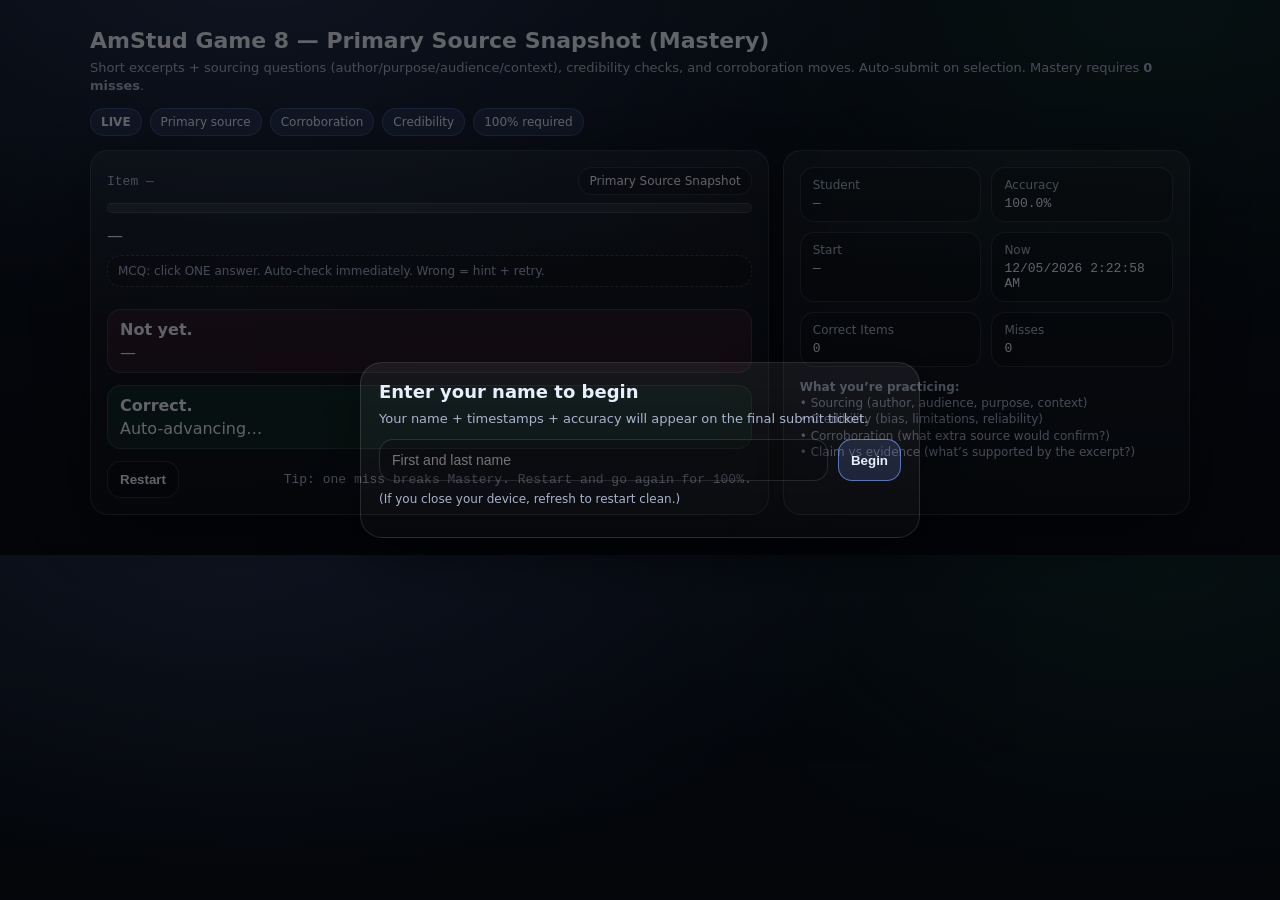
<file: games/amstud-8-primary-source-snapshot.html>
<!doctype html>
<html lang="en">
<head>
  <meta charset="utf-8"/>
  <meta name="viewport" content="width=device-width,initial-scale=1"/>
  <title>AmStud Game 8 — Primary Source Snapshot (Mastery)</title>
  <style>
    :root{
      --bg:#0b1220;
      --panel:#111a2f;
      --panel2:#0f1730;
      --text:#e7eefc;
      --muted:#a8b4cf;
      --line:rgba(255,255,255,.12);
      --shadow:0 18px 55px rgba(0,0,0,.40);
      --radius:18px;
      --good:#2bd576;
      --bad:#ff5c7a;
      --warn:#ffd166;
      --accent:#7aa2ff;
      --chip:rgba(122,162,255,.14);
      --chipLine:rgba(122,162,255,.28);
      --mono: ui-monospace, SFMono-Regular, Menlo, Monaco, Consolas, "Liberation Mono", "Courier New", monospace;
    }
    *{box-sizing:border-box}
    body{
      margin:0;
      background:radial-gradient(1200px 700px at 20% -10%, rgba(122,162,255,.22), transparent 55%),
                 radial-gradient(900px 600px at 90% 0%, rgba(43,213,118,.10), transparent 55%),
                 linear-gradient(180deg,#0b1220,#070b14);
      color:var(--text);
      font-family:system-ui,-apple-system,Segoe UI,Roboto,Helvetica,Arial,sans-serif;
    }
    .wrap{width:min(1100px,92vw);margin:28px auto 40px;}
    .top{display:flex;gap:14px;flex-wrap:wrap;align-items:flex-start;justify-content:space-between;margin-bottom:14px}
    h1{font-size:22px;margin:0 0 6px}
    .sub{color:var(--muted);font-size:13px;line-height:1.35}
    .panel{
      background:linear-gradient(180deg, rgba(255,255,255,.05), rgba(255,255,255,.02));
      border:1px solid var(--line);
      border-radius:var(--radius);
      box-shadow:var(--shadow);
      padding:16px;
    }
    .chips{display:flex;gap:8px;flex-wrap:wrap;align-items:center;justify-content:flex-end}
    .chip{
      border:1px solid var(--chipLine);
      background:var(--chip);
      padding:6px 10px;border-radius:999px;
      font-size:12px;color:var(--text);white-space:nowrap
    }
    .chip strong{font-weight:800}
    .row{display:grid;grid-template-columns:1.25fr .75fr;gap:14px;align-items:stretch}
    @media (max-width:980px){.row{grid-template-columns:1fr}}

    .stats{display:grid;gap:10px;grid-template-columns:1fr 1fr}
    .stat{
      background:rgba(0,0,0,.18);
      border:1px solid var(--line);
      border-radius:14px;
      padding:10px 12px;
    }
    .stat .k{color:var(--muted);font-size:12px;margin-bottom:4px}
    .stat .v{font-family:var(--mono);font-size:13px}

    .bar{
      height:10px;border-radius:999px;
      background:rgba(255,255,255,.08);
      overflow:hidden;border:1px solid var(--line);
      margin-top:8px;
    }
    .bar>div{height:100%;width:0%;background:linear-gradient(90deg,var(--accent),rgba(43,213,118,.9))}

    .qhead{display:flex;gap:10px;align-items:center;justify-content:space-between;flex-wrap:wrap}
    .qnum{font-family:var(--mono);font-size:13px;color:var(--muted)}
    .skill{font-size:12px;border:1px solid var(--line);padding:6px 10px;border-radius:999px;background:rgba(0,0,0,.18)}

    .stim{
      margin-top:10px;
      border:1px solid rgba(255,255,255,.14);
      background:linear-gradient(180deg, rgba(0,0,0,.22), rgba(0,0,0,.10));
      border-radius:16px;
      padding:12px;
    }
    .stim .label{
      display:inline-flex;gap:8px;align-items:center;
      font-size:12px;color:var(--muted);
      border:1px solid rgba(255,255,255,.12);
      background:rgba(0,0,0,.18);
      padding:4px 8px;border-radius:999px;
      font-family:var(--mono);
      margin-bottom:10px;
    }
    .meta{
      width:100%;
      border-collapse:separate;
      border-spacing:0;
      overflow:hidden;
      border-radius:14px;
      border:1px solid rgba(255,255,255,.12);
      margin-top:8px;
      font-size:13px;
    }
    .meta td{
      padding:9px 10px;
      border-bottom:1px solid rgba(255,255,255,.10);
      border-right:1px solid rgba(255,255,255,.08);
      background:rgba(0,0,0,.14);
      vertical-align:top;
    }
    .meta tr:last-child td{border-bottom:none}
    .meta td:last-child{border-right:none}
    .meta .k{
      width:180px;
      color:var(--muted);
      font-weight:900;
      background:rgba(0,0,0,.20);
      font-family:var(--mono);
      font-size:12px;
    }
    .excerpt{
      margin-top:10px;
      padding:10px 12px;
      border-radius:14px;
      border:1px dashed rgba(255,255,255,.16);
      background:rgba(0,0,0,.12);
      color:var(--text);
      font-size:13px;
      line-height:1.45;
    }

    .prompt{font-size:16px;line-height:1.35;margin:12px 0 8px}
    .rule{
      font-size:12px;color:var(--muted);
      border:1px dashed rgba(255,255,255,.18);
      border-radius:14px;padding:8px 10px;background:rgba(0,0,0,.14);
      margin-bottom:10px;
    }

    .choices{display:grid;gap:10px;margin-top:10px}
    .choice{
      border:1px solid var(--line);
      background:rgba(0,0,0,.16);
      border-radius:14px;
      padding:10px 12px;
      cursor:pointer;
      transition:transform .05s ease, border-color .15s ease, background .15s ease;
      user-select:none;
      display:flex;gap:10px;align-items:flex-start;
    }
    .choice:hover{border-color:rgba(122,162,255,.6);transform:translateY(-1px)}
    .choice .badge{
      width:26px;height:26px;border-radius:10px;
      border:1px solid rgba(255,255,255,.14);
      display:grid;place-items:center;
      font-family:var(--mono);font-size:12px;color:var(--muted);
      background:rgba(0,0,0,.18);
      flex:0 0 auto;
    }
    .choice.selected{
      border-color:rgba(255,209,102,.85);
      background:rgba(255,209,102,.10);
    }
    .choice.correctFlash{
      border-color:rgba(43,213,118,.70);
      background:rgba(43,213,118,.10);
    }
    .choice.wrongFlash{
      border-color:rgba(255,92,122,.70);
      background:rgba(255,92,122,.10);
    }

    .msg{
      margin-top:12px;border-radius:14px;border:1px solid var(--line);
      padding:10px 12px;display:none;
    }
    .msg.bad{display:block;background:rgba(255,92,122,.10)}
    .msg.good{display:block;background:rgba(43,213,118,.10)}
    .msg .t{font-weight:900;margin-bottom:4px}

    .controls{
      margin-top:12px;
      display:flex;gap:10px;flex-wrap:wrap;align-items:center;justify-content:space-between;
    }
    .btn{
      border:1px solid var(--line);
      background:rgba(0,0,0,.18);
      color:var(--text);
      border-radius:14px;
      padding:10px 12px;
      cursor:pointer;
      font-weight:900;
    }
    .btn:hover{border-color:rgba(122,162,255,.6)}
    .btn.primary{border-color:rgba(122,162,255,.65);background:rgba(122,162,255,.16)}
    .btn:disabled{opacity:.55;cursor:not-allowed}

    .ticket{
      margin-top:14px;border:1px solid var(--line);
      background:rgba(0,0,0,.18);
      border-radius:16px;
      padding:12px;display:none;
    }
    pre{
      margin:10px 0 0;
      white-space:pre-wrap;
      background:rgba(0,0,0,.25);
      border:1px solid var(--line);
      border-radius:14px;
      padding:10px;
      font-family:var(--mono);
      font-size:12px;
      line-height:1.35;
    }

    /* Name gate */
    .gate{position:fixed;inset:0;background:rgba(0,0,0,.58);display:flex;align-items:center;justify-content:center;padding:20px}
    .gateCard{
      width:min(560px,94vw);
      background:linear-gradient(180deg, rgba(255,255,255,.06), rgba(255,255,255,.02));
      border:1px solid var(--line);
      border-radius:22px;
      box-shadow:var(--shadow);
      padding:18px;
    }
    .gateCard h2{margin:0 0 8px;font-size:18px}
    .gateCard p{margin:0 0 12px;color:var(--muted);font-size:13px;line-height:1.35}
    .inrow{display:flex;gap:10px;flex-wrap:wrap}
    input{
      flex:1;min-width:240px;
      border:1px solid var(--line);
      background:rgba(0,0,0,.22);
      color:var(--text);
      border-radius:14px;
      padding:12px 12px;
      outline:none;font-size:14px;
    }
    input:focus{border-color:rgba(122,162,255,.7)}
  </style>
</head>
<body>
  <div class="wrap">
    <div class="top">
      <div>
        <h1>AmStud Game 8 — Primary Source Snapshot (Mastery)</h1>
        <div class="sub">
          Short excerpts + sourcing questions (author/purpose/audience/context), credibility checks, and corroboration moves.
          Auto-submit on selection. Mastery requires <strong>0 misses</strong>.
        </div>
      </div>
      <div class="chips">
        <div class="chip"><strong>LIVE</strong></div>
        <div class="chip">Primary source</div>
        <div class="chip">Corroboration</div>
        <div class="chip">Credibility</div>
        <div class="chip">100% required</div>
      </div>
    </div>

    <div class="row">
      <div class="panel">
        <div class="qhead">
          <div class="qnum" id="qnum">Item —</div>
          <div class="skill" id="skill">Primary Source Snapshot</div>
        </div>
        <div class="bar"><div id="pbar"></div></div>

        <div id="stimWrap" class="stim" style="display:none"></div>

        <div class="prompt" id="prompt">—</div>
        <div class="rule" id="rule">MCQ: click ONE answer. Auto-check immediately. Wrong = hint + retry.</div>

        <div class="choices" id="choices"></div>

        <div class="msg bad" id="badMsg">
          <div class="t">Not yet.</div>
          <div id="hint">—</div>
        </div>
        <div class="msg good" id="goodMsg">
          <div class="t">Correct.</div>
          <div id="goodText">Auto-advancing…</div>
        </div>

        <div class="controls">
          <button class="btn" id="restartBtn" type="button">Restart</button>
          <div class="qnum" id="note">Tip: one miss breaks Mastery. Restart and go again for 100%.</div>
        </div>

        <div class="ticket" id="ticket">
          <div style="display:flex;gap:10px;flex-wrap:wrap;align-items:center;justify-content:space-between;">
            <div><strong>Submit Ticket</strong> (screenshot this)</div>
            <button class="btn primary" id="copyBtn" type="button">Copy Ticket</button>
          </div>
          <pre id="ticketText"></pre>
        </div>
      </div>

      <div class="panel">
        <div class="stats">
          <div class="stat"><div class="k">Student</div><div class="v" id="student">—</div></div>
          <div class="stat"><div class="k">Accuracy</div><div class="v" id="acc">100.0%</div></div>
          <div class="stat"><div class="k">Start</div><div class="v" id="start">—</div></div>
          <div class="stat"><div class="k">Now</div><div class="v" id="now">—</div></div>
          <div class="stat"><div class="k">Correct Items</div><div class="v" id="correct">0</div></div>
          <div class="stat"><div class="k">Misses</div><div class="v" id="misses">0</div></div>
        </div>

        <div style="margin-top:12px;color:var(--muted);font-size:12px;line-height:1.35">
          <strong>What you’re practicing:</strong><br/>
          • Sourcing (author, audience, purpose, context)<br/>
          • Credibility (bias, limitations, reliability)<br/>
          • Corroboration (what extra source would confirm?)<br/>
          • Claim vs evidence (what’s supported by the excerpt?)
        </div>
      </div>
    </div>
  </div>

  <!-- Name Gate -->
  <div class="gate" id="gate" role="dialog" aria-modal="true">
    <div class="gateCard">
      <h2>Enter your name to begin</h2>
      <p>Your name + timestamps + accuracy will appear on the final submit ticket.</p>
      <div class="inrow">
        <input id="nameInput" type="text" placeholder="First and last name" autocomplete="name"/>
        <button class="btn primary" id="beginBtn" type="button">Begin</button>
      </div>
      <p style="margin-top:10px;color:var(--muted);font-size:12px">
        (If you close your device, refresh to restart clean.)
      </p>
    </div>
  </div>

<script>
/* =========================================================
   ITEMS (Embedded) — Primary Source Snapshot
   NOTE: Excerpts are paraphrased/short to keep them classroom-safe.
   Type: "mcq" only (Primary Source Snapshot focus).
   ========================================================= */
const QUESTIONS = [
  // 1–6 Industrialization / Labor / Urbanization
  {
    id:1, skill:"Sourcing (purpose)",
    stim:{
      label:"Source A — Reform Pamphlet",
      meta:{
        "Date":"c. 1905",
        "Author":"City reform group",
        "Audience":"Urban voters",
        "Purpose":"Persuade the public to support sanitation funding",
        "Context":"Rapid urban growth + crowded housing"
      },
      excerpt:"The pamphlet describes overflowing trash, unsafe water, and sickness in crowded neighborhoods. It urges voters to demand new sewers and inspections."
    },
    prompt:"Which detail best supports the purpose of the source?",
    choices:[
      "It urges voters to demand new sewers and inspections.",
      "It lists names of famous industrialists and their profits.",
      "It explains how to build a factory assembly line.",
      "It praises political bosses for keeping cities orderly."
    ],
    answer:[0],
    hint:"Purpose = persuade action. Look for a call to voters."
  },
  {
    id:2, skill:"Credibility (bias)",
    stim:{
      label:"Source A — Factory Owner Letter",
      meta:{
        "Date":"1892",
        "Author":"Factory owner",
        "Audience":"State legislator",
        "Purpose":"Oppose limits on work hours",
        "Context":"Debates over labor regulation"
      },
      excerpt:"The writer argues that limiting hours would ‘hurt families’ because workers would earn less, and claims conditions are already safe."
    },
    prompt:"Which factor most limits the credibility of the claim that conditions are already safe?",
    choices:[
      "The author may have a financial incentive to downplay unsafe conditions.",
      "The author wrote the letter during the industrial era.",
      "The audience is a state legislator rather than workers.",
      "The source is a letter instead of a newspaper."
    ],
    answer:[0],
    hint:"Bias/incentive matters: who benefits if no regulation passes?"
  },
  {
    id:3, skill:"Corroboration",
    stim:{
      label:"Source A — Newspaper Summary",
      meta:{
        "Date":"1911",
        "Author":"Local newspaper reporter",
        "Audience":"General public",
        "Purpose":"Inform about a workplace disaster",
        "Context":"Growing calls for safety laws"
      },
      excerpt:"The report describes locked exits and crowded work floors during a factory fire, and mentions multiple injuries."
    },
    prompt:"Which additional source would BEST corroborate the report’s key details?",
    choices:[
      "Fire department incident reports and inspection records",
      "A novel set in the same city decades later",
      "A modern opinion blog about government regulation",
      "A sports score recap from that week"
    ],
    answer:[0],
    hint:"Corroboration = independent official records that match specifics."
  },
  {
    id:4, skill:"Claim vs Evidence",
    stim:{
      label:"Source A — Immigrant Diary Entry",
      meta:{
        "Date":"c. 1900",
        "Author":"Recent immigrant",
        "Audience":"Personal diary",
        "Purpose":"Record experiences",
        "Context":"Mass immigration + urban tenements"
      },
      excerpt:"The writer describes sharing a small room with several others, frequent sickness, and difficulty finding steady work."
    },
    prompt:"Which statement is BEST supported by the excerpt?",
    choices:[
      "Some immigrants experienced overcrowded housing and health challenges in cities.",
      "All immigrants immediately became wealthy after arriving in the U.S.",
      "City governments always provided clean housing to new arrivals.",
      "Most immigrants refused factory work because wages were too high."
    ],
    answer:[0],
    hint:"Don’t overgeneralize from one diary; choose the cautious claim."
  },
  {
    id:5, skill:"Sourcing (audience)",
    stim:{
      label:"Source A — Union Flyer",
      meta:{
        "Date":"1894",
        "Author":"Labor union organizer",
        "Audience":"Factory workers",
        "Purpose":"Encourage workers to join a strike",
        "Context":"Low wages + long hours"
      },
      excerpt:"The flyer calls workers to meet after shift, promises strength in unity, and warns that accepting low wages will keep families in poverty."
    },
    prompt:"Which clue most clearly identifies the intended audience?",
    choices:[
      "It calls workers to meet after shift.",
      "It references the U.S. Constitution by name.",
      "It describes foreign policy decisions.",
      "It provides a timeline of ancient history."
    ],
    answer:[0],
    hint:"Audience = who is being addressed directly."
  },
  {
    id:6, skill:"Credibility (limitations)",
    stim:{
      label:"Source A — Photograph Caption",
      meta:{
        "Date":"1908",
        "Author":"Unknown photographer",
        "Audience":"Magazine readers",
        "Purpose":"Show living conditions",
        "Context":"Public debate over tenements"
      },
      excerpt:"A caption claims the image shows ‘typical’ tenement life and suggests all city housing looks like this."
    },
    prompt:"What is the BEST reason to be cautious about the claim ‘all city housing looks like this’?",
    choices:[
      "A single image may not represent all housing conditions across the city.",
      "Photographs are never useful for historians.",
      "Magazines cannot include any truthful information.",
      "Tenements did not exist during this time."
    ],
    answer:[0],
    hint:"Representativeness: one example ≠ the whole."
  },

  // 7–12 Reconstruction / Jim Crow / Civil Rights
  {
    id:7, skill:"Sourcing (context)",
    stim:{
      label:"Source A — State Law Excerpt (Summary)",
      meta:{
        "Date":"c. 1890s",
        "Author":"State legislature",
        "Audience":"Local officials",
        "Purpose":"Regulate public spaces",
        "Context":"Post-Reconstruction segregation"
      },
      excerpt:"The law requires separate facilities in public settings and sets penalties for violating separation rules."
    },
    prompt:"Which historical context best explains why this law was written?",
    choices:[
      "The rise of Jim Crow segregation after federal troops left the South",
      "The push to ratify the 19th Amendment",
      "The start of the Cold War against the USSR",
      "The adoption of the Lend-Lease program"
    ],
    answer:[0],
    hint:"Time period + separate facilities points to Jim Crow."
  },
  {
    id:8, skill:"Corroboration",
    stim:{
      label:"Source A — Civil Rights Speech (Paraphrase)",
      meta:{
        "Date":"1963",
        "Author":"Civil rights leader",
        "Audience":"National public",
        "Purpose":"Mobilize support for equal rights laws",
        "Context":"Mass protests + segregation"
      },
      excerpt:"The speaker describes unequal schooling and voting barriers and calls for federal action to enforce equal protection."
    },
    prompt:"Which source would BEST corroborate the claim about voting barriers?",
    choices:[
      "Voter registration records and literacy test documentation",
      "A fashion advertisement from the same year",
      "A weather report from a different decade",
      "A recipe book written for tourists"
    ],
    answer:[0],
    hint:"Look for records showing who was blocked and how."
  },
  {
    id:9, skill:"Credibility (point of view)",
    stim:{
      label:"Source A — Editorial",
      meta:{
        "Date":"1955",
        "Author":"Newspaper editorial board",
        "Audience":"Local readers",
        "Purpose":"Argue against desegregation",
        "Context":"Reaction to court rulings"
      },
      excerpt:"The editorial claims desegregation will ‘destroy community traditions’ and calls court decisions ‘outside interference.’"
    },
    prompt:"Which is the BEST evaluation of the source?",
    choices:[
      "It reflects a particular viewpoint and may be biased; it is still useful for understanding opposition.",
      "It is fully neutral and therefore proves desegregation was unnecessary.",
      "It is a private diary, so it cannot show public opinion.",
      "It is a law, so it automatically reflects constitutional truth."
    ],
    answer:[0],
    hint:"Biased sources can still be valuable for POV—not for objective proof."
  },
  {
    id:10, skill:"Claim vs Evidence",
    stim:{
      label:"Source A — Court Decision Summary",
      meta:{
        "Date":"1954",
        "Author":"Supreme Court (summary)",
        "Audience":"Courts + public",
        "Purpose":"Explain constitutional reasoning",
        "Context":"School segregation challenged"
      },
      excerpt:"The summary states that separating students by race in public schools is inconsistent with equal protection."
    },
    prompt:"Which conclusion is BEST supported?",
    choices:[
      "The Court ruled that school segregation violates equal protection.",
      "The Court required segregation in every public school.",
      "The Court ended all discrimination in every area immediately.",
      "The Court abolished the 14th Amendment."
    ],
    answer:[0],
    hint:"Stick to what the decision says—don’t add extra effects."
  },
  {
    id:11, skill:"Sourcing (purpose)",
    stim:{
      label:"Source A — Voter Guide",
      meta:{
        "Date":"1965",
        "Author":"Civic organization",
        "Audience":"Newly eligible voters",
        "Purpose":"Explain how to register and vote",
        "Context":"Voting Rights Act enforcement"
      },
      excerpt:"The guide lists steps for registration, explains where to vote, and encourages citizens to participate."
    },
    prompt:"What is the MOST likely purpose of the source?",
    choices:[
      "To increase voter participation by explaining procedures",
      "To convince Congress to repeal the 13th Amendment",
      "To train soldiers for military combat",
      "To argue that elections should be cancelled"
    ],
    answer:[0],
    hint:"It’s a how-to + encouragement document."
  },
  {
    id:12, skill:"Credibility (best evidence)",
    stim:{
      label:"Source A — Personal Letter",
      meta:{
        "Date":"1870",
        "Author":"Freedman writing to family",
        "Audience":"Family member",
        "Purpose":"Share experiences after emancipation",
        "Context":"Reconstruction changes"
      },
      excerpt:"The letter describes attempting to vote and facing intimidation in the local area."
    },
    prompt:"Which evidence would BEST strengthen the letter’s claim about intimidation?",
    choices:[
      "Multiple independent letters/reports describing similar intimidation in the same county",
      "A poem written about freedom with no location",
      "A map of the United States with state borders",
      "A painting created a century later"
    ],
    answer:[0],
    hint:"Strongest support = independent corroboration in same place/time."
  },

  // 13–18 WWI / Interwar / WWII
  {
    id:13, skill:"Sourcing (audience)",
    stim:{
      label:"Source A — Government Poster (Summary)",
      meta:{
        "Date":"1917",
        "Author":"U.S. government agency",
        "Audience":"General public",
        "Purpose":"Encourage support for war effort",
        "Context":"U.S. entry into WWI"
      },
      excerpt:"The poster urges citizens to buy war bonds and frames the purchase as patriotic duty."
    },
    prompt:"Which detail best identifies the audience?",
    choices:[
      "It asks citizens to buy war bonds.",
      "It includes footnotes to academic journals.",
      "It is written in legal code for judges.",
      "It is a private note between generals."
    ],
    answer:[0],
    hint:"War bond posters target everyday citizens."
  },
  {
    id:14, skill:"Credibility (purpose)",
    stim:{
      label:"Source A — War Bonds Advertisement",
      meta:{
        "Date":"1918",
        "Author":"Bond campaign",
        "Audience":"Potential buyers",
        "Purpose":"Sell bonds",
        "Context":"Funding wartime costs"
      },
      excerpt:"The ad claims buying bonds will quickly make investors rich and implies the war will end immediately."
    },
    prompt:"Why should a historian be cautious with the ad’s claims?",
    choices:[
      "Its purpose is persuasion/sales, so it may exaggerate benefits.",
      "It is from the 1910s, so it must be false.",
      "Advertisements cannot be used to study history at all.",
      "Bond campaigns had no impact on the war effort."
    ],
    answer:[0],
    hint:"Purpose-driven sources may exaggerate."
  },
  {
    id:15, skill:"Corroboration",
    stim:{
      label:"Source A — Treaty Debate Speech (Paraphrase)",
      meta:{
        "Date":"1919",
        "Author":"U.S. senator",
        "Audience":"Senate + public",
        "Purpose":"Oppose joining an international organization",
        "Context":"Versailles/League debate"
      },
      excerpt:"The senator warns that membership could pull the U.S. into future wars without independent choice."
    },
    prompt:"Which source would BEST corroborate the senator’s argument about fear of entanglements?",
    choices:[
      "Other Senate speeches/votes showing similar concerns across multiple senators",
      "A travel brochure about Europe in the 1990s",
      "A menu from a restaurant in Washington, D.C.",
      "A science textbook about electricity"
    ],
    answer:[0],
    hint:"Corroboration = more evidence from the same debate."
  },
  {
    id:16, skill:"Claim vs Evidence",
    stim:{
      label:"Source A — Newspaper Headline + Summary",
      meta:{
        "Date":"1941",
        "Author":"Newspaper",
        "Audience":"Public",
        "Purpose":"Report major event",
        "Context":"Japan expands in Pacific; U.S. tensions rise"
      },
      excerpt:"The summary reports an attack on a U.S. naval base and includes statements from government officials about war."
    },
    prompt:"Which conclusion is BEST supported?",
    choices:[
      "A major attack increased the likelihood of U.S. entry into WWII.",
      "The U.S. immediately returned to isolationism after the attack.",
      "The attack occurred during the Civil War.",
      "The event proves the U.S. never used military force again."
    ],
    answer:[0],
    hint:"Stick to the most direct consequence consistent with context."
  },
  {
    id:17, skill:"Credibility (limitations)",
    stim:{
      label:"Source A — Soldier Memoir (Paraphrase)",
      meta:{
        "Date":"Written 1970s about WWII",
        "Author":"WWII veteran",
        "Audience":"General readers",
        "Purpose":"Reflect on experience",
        "Context":"Memoirs written long after events"
      },
      excerpt:"The author recalls rationing and describes it as ‘unbearable’ and claims everyone hated it."
    },
    prompt:"What is the BEST limitation of this source?",
    choices:[
      "It was written long after the events and may reflect memory/bias.",
      "Rationing never happened during WWII.",
      "Memoirs are illegal historical documents.",
      "Veterans are always unreliable witnesses."
    ],
    answer:[0],
    hint:"Time gap can distort memory; avoid absolute claims like “everyone.”"
  },
  {
    id:18, skill:"Corroboration",
    stim:{
      label:"Source A — Factory Production Report (Summary)",
      meta:{
        "Date":"1943",
        "Author":"Government statistician",
        "Audience":"Policymakers",
        "Purpose":"Track wartime output",
        "Context":"War mobilization"
      },
      excerpt:"The report states aircraft production increased sharply from 1941 to 1943."
    },
    prompt:"Which additional source would BEST corroborate the production increase?",
    choices:[
      "Factory output records and shipment logs from multiple plants",
      "A fictional movie set during WWII",
      "A personal diary about gardening",
      "A weather almanac from another country"
    ],
    answer:[0],
    hint:"Corroborate statistics with independent records measuring the same thing."
  },

  // 19–24 Cold War / Postwar
  {
    id:19, skill:"Sourcing (purpose)",
    stim:{
      label:"Source A — Government Statement (Paraphrase)",
      meta:{
        "Date":"1947",
        "Author":"U.S. official",
        "Audience":"Congress",
        "Purpose":"Request funding for foreign aid",
        "Context":"Early Cold War containment"
      },
      excerpt:"The statement claims aid is necessary to prevent instability and political takeover by hostile ideologies."
    },
    prompt:"Which purpose best matches the source?",
    choices:[
      "To persuade Congress to fund foreign aid as part of containment",
      "To argue for ending all alliances permanently",
      "To describe daily life in tenements",
      "To announce the 22nd Amendment"
    ],
    answer:[0],
    hint:"Audience + funding request + ideology language = persuade for aid."
  },
  {
    id:20, skill:"Credibility (bias)",
    stim:{
      label:"Source A — Political Cartoon (Description)",
      meta:{
        "Date":"1950s",
        "Author":"Cartoonist",
        "Audience":"Newspaper readers",
        "Purpose":"Persuade/criticize",
        "Context":"Cold War tensions"
      },
      excerpt:"The cartoon portrays one side as heroic and the other as a sneaky threat, using exaggeration and symbolism."
    },
    prompt:"Which is the BEST evaluation of the cartoon as evidence?",
    choices:[
      "It shows public attitudes/bias but is not neutral factual reporting.",
      "It provides precise statistical proof about weapons counts.",
      "It is an official law passed by Congress.",
      "It is useless because it is visual rather than written."
    ],
    answer:[0],
    hint:"Cartoons reveal perspective and persuasion, not measured data."
  },
  {
    id:21, skill:"Corroboration",
    stim:{
      label:"Source A — News Report (Summary)",
      meta:{
        "Date":"1962",
        "Author":"Reporter",
        "Audience":"Public",
        "Purpose":"Inform",
        "Context":"Nuclear crisis"
      },
      excerpt:"The report claims leaders held emergency meetings and warned of serious consequences if weapons remained nearby."
    },
    prompt:"Which source would BEST corroborate the claim about emergency meetings?",
    choices:[
      "Declassified meeting notes, memos, or official schedules from multiple officials",
      "A random internet comment posted decades later",
      "A comic book about spies with no real names",
      "A school yearbook"
    ],
    answer:[0],
    hint:"Use primary administrative records from the time."
  },
  {
    id:22, skill:"Claim vs Evidence",
    stim:{
      label:"Source A — Interview (Paraphrase)",
      meta:{
        "Date":"1989",
        "Author":"Eastern European citizen",
        "Audience":"TV audience",
        "Purpose":"Describe personal experience",
        "Context":"Communist governments weakening"
      },
      excerpt:"The interviewee says shortages and restrictions fueled protests and people demanded more freedom to travel and speak."
    },
    prompt:"Which claim is BEST supported?",
    choices:[
      "Economic hardship and restrictions contributed to protests for greater freedoms.",
      "The interview proves every communist country collapsed the same day.",
      "The interview shows the U.S. Constitution was written in 1989.",
      "The interview confirms protests were caused only by weather."
    ],
    answer:[0],
    hint:"Choose the supported, limited conclusion—avoid absolutes."
  },
  {
    id:23, skill:"Credibility (best evidence)",
    stim:{
      label:"Source A — Government Statistic (Summary)",
      meta:{
        "Date":"1970s",
        "Author":"Federal agency",
        "Audience":"Public/policymakers",
        "Purpose":"Report economic data",
        "Context":"Inflation and economic change"
      },
      excerpt:"The statistic reports inflation rising over several years."
    },
    prompt:"Which is the BEST way to evaluate whether the statistic is reliable?",
    choices:[
      "Check the methodology and compare with independent data sources.",
      "Assume it is true because it is a number.",
      "Reject it because it comes from the government.",
      "Only accept it if a novel mentions the same number."
    ],
    answer:[0],
    hint:"Reliability comes from method + corroboration."
  },
  {
    id:24, skill:"Sourcing (audience/purpose)",
    stim:{
      label:"Source A — Campaign Speech (Paraphrase)",
      meta:{
        "Date":"1932",
        "Author":"Presidential candidate",
        "Audience":"Voters",
        "Purpose":"Win support",
        "Context":"Great Depression"
      },
      excerpt:"The candidate promises bold action to reduce unemployment and restore confidence in banks."
    },
    prompt:"Which factor most shapes the tone and claims in this source?",
    choices:[
      "The author is seeking votes and may emphasize promises over details.",
      "The author is writing a private diary with no audience.",
      "The author is publishing a neutral scientific study.",
      "The author is issuing a Supreme Court ruling."
    ],
    answer:[0],
    hint:"Campaigns persuade; promises may be optimistic."
  },

  // 25–30 Civics / Amendments / Rights (sourcing + credibility + corroboration)
  {
    id:25, skill:"Sourcing (context)",
    stim:{
      label:"Source A — Amendment Summary",
      meta:{
        "Date":"1951",
        "Author":"Civics textbook (summary)",
        "Audience":"Students",
        "Purpose":"Explain constitutional change",
        "Context":"Concerns about long-term executive power"
      },
      excerpt:"The summary explains a change limiting presidents to two elected terms."
    },
    prompt:"Which amendment is being described?",
    choices:["22nd Amendment","23rd Amendment","25th Amendment","10th Amendment"],
    answer:[0],
    hint:"Two elected terms = 22nd."
  },
  {
    id:26, skill:"Claim vs Evidence",
    stim:{
      label:"Source A — Amendment Summary",
      meta:{
        "Date":"1961",
        "Author":"Government publication (summary)",
        "Audience":"Public",
        "Purpose":"Explain change",
        "Context":"Washington, D.C. participation"
      },
      excerpt:"The summary states that Washington, D.C. receives electors for president and vice president."
    },
    prompt:"Which conclusion is BEST supported?",
    choices:[
      "D.C. gained limited representation in presidential elections.",
      "D.C. became a state with two senators.",
      "D.C. gained control over all federal laws.",
      "D.C. stopped participating in elections entirely."
    ],
    answer:[0],
    hint:"Electors = presidential vote participation, not statehood."
  },
  {
    id:27, skill:"Sourcing (purpose)",
    stim:{
      label:"Source A — Government Procedure Guide (Summary)",
      meta:{
        "Date":"1967",
        "Author":"Federal publication",
        "Audience":"Officials + public",
        "Purpose":"Clarify succession/disability procedures",
        "Context":"Continuity of government"
      },
      excerpt:"The guide explains steps for transferring power temporarily when a president cannot serve."
    },
    prompt:"Which amendment best matches the description?",
    choices:["25th Amendment","24th Amendment","19th Amendment","15th Amendment"],
    answer:[0],
    hint:"Succession/disability procedures = 25th."
  },
  {
    id:28, skill:"Credibility (limitations)",
    stim:{
      label:"Source A — Social Media Post (Modern)",
      meta:{
        "Date":"Recent",
        "Author":"Anonymous user",
        "Audience":"General public",
        "Purpose":"Persuade",
        "Context":"Debate over constitutional rights"
      },
      excerpt:"The post claims a specific amendment ‘does not exist’ and provides no citations or evidence."
    },
    prompt:"Which is the BEST reason to doubt the post’s claim?",
    choices:[
      "It provides no evidence/citations and the author is anonymous.",
      "It is written online rather than on paper.",
      "It uses modern language.",
      "It discusses the Constitution."
    ],
    answer:[0],
    hint:"Anonymous + no evidence = weak credibility."
  },
  {
    id:29, skill:"Corroboration",
    stim:{
      label:"Source A — Student Claim (Scenario)",
      meta:{
        "Date":"Classroom scenario",
        "Author":"Student",
        "Audience":"Teacher",
        "Purpose":"Explain a historical claim",
        "Context":"Industrialization and labor"
      },
      excerpt:"A student claims that child labor was common in some factories and mines during the late 1800s."
    },
    prompt:"Which source would BEST corroborate the student’s claim?",
    choices:[
      "Factory inspection reports, photographs, and payroll records showing child workers",
      "A fantasy novel about children in space",
      "A modern song about working hard",
      "A restaurant receipt from 2024"
    ],
    answer:[0],
    hint:"Corroborate with records that directly show children working."
  },
  {
    id:30, skill:"Synthesis (best next step)",
    stim:{
      label:"Source A — Diary (Paraphrase)",
      meta:{
        "Date":"c. 1930",
        "Author":"Unemployed worker",
        "Audience":"Personal diary",
        "Purpose":"Record experiences",
        "Context":"Great Depression"
      },
      excerpt:"The writer describes searching for work daily, standing in long lines for food, and losing savings after a bank closed."
    },
    prompt:"What is the BEST next step for a historian using this diary as evidence?",
    choices:[
      "Corroborate with other accounts and local records (bank closures, relief lines) from the same time/place",
      "Assume the diary represents every American’s experience exactly",
      "Reject the diary because it is subjective",
      "Use the diary to calculate the national GDP"
    ],
    answer:[0],
    hint:"Best practice = corroborate + contextualize, not overgeneralize."
  }
];

/* =========================
   ENGINE — Auto-submit MCQ
   Wrong = miss + hint, retry same item.
   Correct = auto-advance.
   ========================= */
const $ = (id)=>document.getElementById(id);

let studentName = "";
let startedAt = null;
let endedAt = null;
let timer = null;

let order = [];
let i = 0;
let correct = 0;
let misses = 0;
let locked = false;

function fmt(d){
  if(!d) return "—";
  const pad = (n)=>String(n).padStart(2,"0");
  const mm = pad(d.getMonth()+1);
  const dd = pad(d.getDate());
  const yy = d.getFullYear();
  let h = d.getHours(); const ampm = h>=12 ? "PM":"AM";
  h = h%12; if(h===0) h=12;
  const mi = pad(d.getMinutes());
  const se = pad(d.getSeconds());
  return `${mm}/${dd}/${yy} ${h}:${mi}:${se} ${ampm}`;
}
function durMS(a,b){
  const ms = Math.max(0, b-a);
  const s = Math.floor(ms/1000);
  const hh = Math.floor(s/3600);
  const mm = Math.floor((s%3600)/60);
  const ss = s%60;
  const pad = (n)=>String(n).padStart(2,"0");
  return `${pad(hh)}:${pad(mm)}:${pad(ss)}`;
}
function shuffle(arr){
  const a = arr.slice();
  for(let k=a.length-1;k>0;k--){
    const j = Math.floor(Math.random()*(k+1));
    [a[k],a[j]]=[a[j],a[k]];
  }
  return a;
}
function computeAcc(){
  const total = correct + misses;
  if(total === 0) return 100;
  return (correct / total) * 100;
}
function setStats(){
  $("acc").textContent = `${computeAcc().toFixed(1)}%`;
  $("correct").textContent = String(correct);
  $("misses").textContent = String(misses);
}
function tickNow(){ $("now").textContent = fmt(new Date()); }

function renderStim(stim){
  const wrap = $("stimWrap");
  if(!stim){
    wrap.style.display = "none";
    wrap.innerHTML = "";
    return;
  }
  wrap.style.display = "block";
  const metaRows = Object.entries(stim.meta || {}).map(([k,v])=>
    `<tr><td class="k">${k}</td><td>${v}</td></tr>`
  ).join("");
  wrap.innerHTML = `
    <div class="label">${stim.label || "Source"}</div>
    <table class="meta">${metaRows}</table>
    <div class="excerpt">${stim.excerpt || ""}</div>
  `;
}

function startGame(){
  order = shuffle(QUESTIONS.map((_,idx)=>idx));
  i = 0; correct = 0; misses = 0;
  startedAt = new Date(); endedAt = null;

  $("student").textContent = studentName;
  $("start").textContent = fmt(startedAt);

  $("ticket").style.display = "none";
  $("badMsg").style.display = "none";
  $("goodMsg").style.display = "none";

  setStats();
  renderItem();
  tickNow();
  if(timer) clearInterval(timer);
  timer = setInterval(tickNow, 500);
}

function renderItem(){
  locked = false;
  $("badMsg").style.display = "none";
  $("goodMsg").style.display = "none";

  const q = QUESTIONS[order[i]];
  $("qnum").textContent = `Item ${i+1} / ${QUESTIONS.length}`;
  $("skill").textContent = q.skill || "Primary Source Snapshot";
  $("prompt").textContent = q.prompt;
  $("pbar").style.width = `${(i / QUESTIONS.length) * 100}%`;

  renderStim(q.stim || null);

  // shuffle choices + remap answer
  const indices = q.choices.map((_, idx)=>idx);
  const sh = shuffle(indices);

  const ansSet = new Set(q.answer);
  const correctPos = sh.map((orig, pos)=> ansSet.has(orig) ? pos : null).filter(v=>v!==null);

  q.__sh = sh;
  q.__correctPos = correctPos;

  const letters = ["A","B","C","D","E","F"];
  const box = $("choices");
  box.innerHTML = "";

  sh.forEach((origIdx, pos)=>{
    const div = document.createElement("div");
    div.className = "choice";
    div.dataset.pos = String(pos);
    div.innerHTML = `<div class="badge">${letters[pos] || "•"}</div><div>${q.choices[origIdx]}</div>`;
    div.addEventListener("click", ()=>onPick(pos, div));
    box.appendChild(div);
  });
}

function flash(el, ok){
  el.classList.remove("correctFlash","wrongFlash");
  el.classList.add(ok ? "correctFlash" : "wrongFlash");
  setTimeout(()=> el.classList.remove("wrongFlash","correctFlash"), 550);
}
function showBad(text){
  $("hint").textContent = text;
  $("badMsg").style.display = "block";
  $("goodMsg").style.display = "none";
}
function showGood(){
  $("goodText").textContent = "Correct. Auto-advancing…";
  $("goodMsg").style.display = "block";
  $("badMsg").style.display = "none";
}

function onPick(pos, el){
  if(locked) return;
  locked = true;

  const q = QUESTIONS[order[i]];
  const ok = (q.__correctPos.length === 1 && q.__correctPos[0] === pos);

  flash(el, ok);

  if(ok){
    correct++;
    setStats();
    showGood();
    setTimeout(nextItem, 700);
  }else{
    misses++;
    setStats();
    showBad(q.hint || "Use sourcing: author, audience, purpose, context. Then corroborate and evaluate bias.");
    locked = false;
  }
}

function nextItem(){
  $("badMsg").style.display = "none";
  $("goodMsg").style.display = "none";
  i++;
  if(i >= QUESTIONS.length) finish();
  else renderItem();
}

function finish(){
  endedAt = new Date();
  if(timer) clearInterval(timer);
  $("pbar").style.width = "100%";

  const acc = computeAcc();
  const passed = (misses === 0);

  const ticket =
`AMERICAN STUDIES — OST MASTERY HUB
Game: AmStud 8 — Primary Source Snapshot (Mastery)

Student: ${studentName}
Passed: ${passed ? "YES (Mastery)" : "NO"}
Accuracy: ${acc.toFixed(1)}%
Correct Items: ${correct}
Misses: ${misses}

Start: ${fmt(startedAt)}
End:   ${fmt(endedAt)}
Duration: ${durMS(startedAt, endedAt)}

Reminder: Mastery requires 0 misses.`;

  $("ticketText").textContent = ticket;
  $("ticket").style.display = "block";

  $("goodMsg").style.display = "block";
  $("badMsg").style.display = "none";
  $("goodText").textContent = passed
    ? "Mastery earned. Screenshot your ticket."
    : "Not mastery. Hit Restart and go again for 100%.";
}

/* Buttons */
$("restartBtn").addEventListener("click", ()=>startGame());
$("copyBtn").addEventListener("click", async ()=>{
  try{
    await navigator.clipboard.writeText($("ticketText").textContent);
    $("copyBtn").textContent = "Copied!";
    setTimeout(()=>$("copyBtn").textContent="Copy Ticket", 900);
  }catch(e){
    alert("Copy blocked by browser. Please screenshot instead.");
  }
});

/* Name gate */
const gate = $("gate");
const nameInput = $("nameInput");
const beginBtn = $("beginBtn");

function begin(){
  const v = (nameInput.value || "").trim();
  if(!v){ nameInput.focus(); return; }
  studentName = v;
  localStorage.setItem("legend_amstud_student_name", studentName);
  gate.style.display = "none";
  startGame();
}
beginBtn.addEventListener("click", begin);
nameInput.addEventListener("keydown", (e)=>{ if(e.key === "Enter") begin(); });

const saved = localStorage.getItem("legend_amstud_student_name");
if(saved){
  nameInput.value = saved;
  nameInput.select();
}

/* Clock */
(function bootClock(){
  $("now").textContent = fmt(new Date());
  if(timer) clearInterval(timer);
  timer = setInterval(()=> $("now").textContent = fmt(new Date()), 500);
})();
</script>
</body>
</html>
</file>
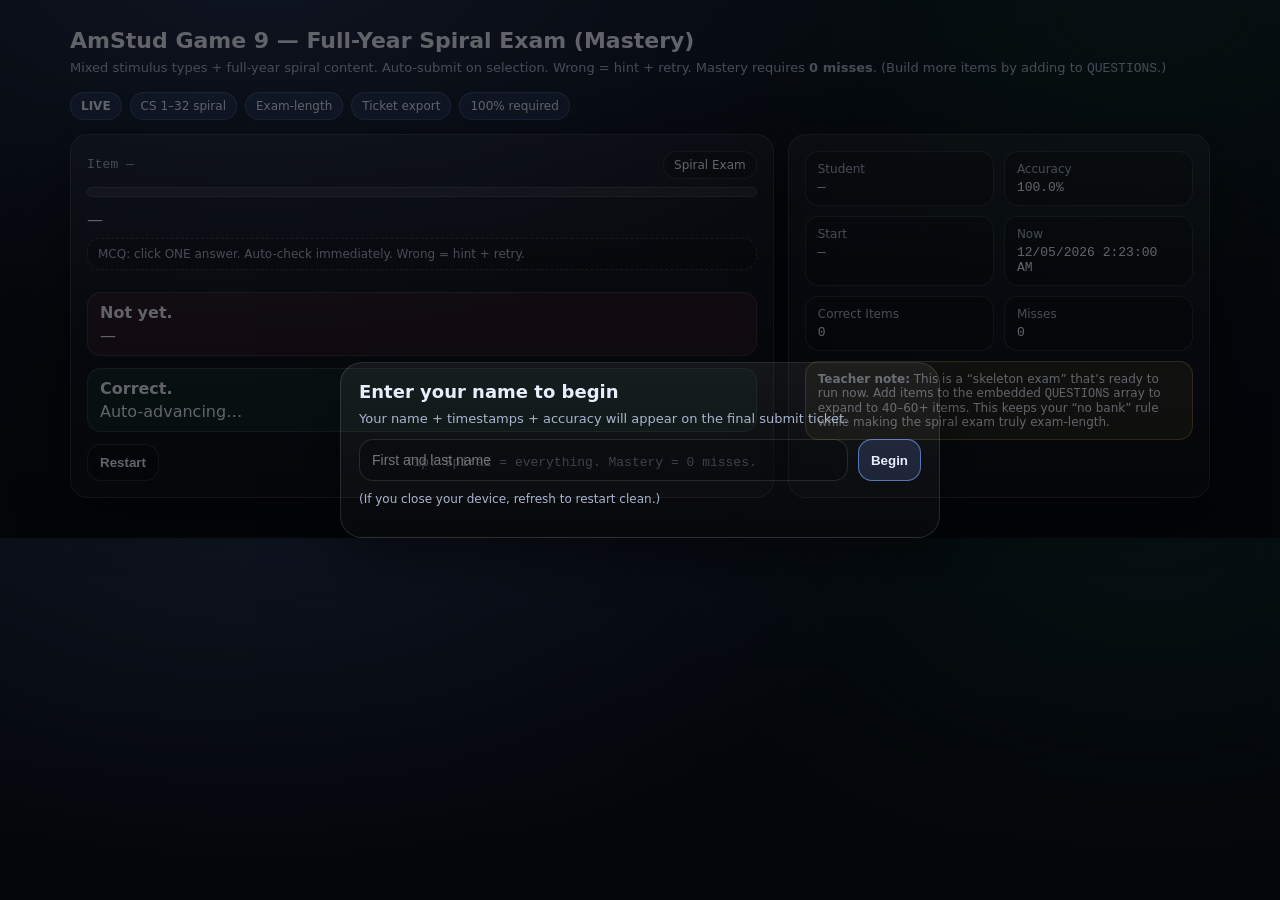
<file: games/amstud-9-full-year-spiral-exam.html>
<!doctype html>
<html lang="en">
<head>
  <meta charset="utf-8"/>
  <meta name="viewport" content="width=device-width,initial-scale=1"/>
  <title>AmStud Game 9 — Full-Year Spiral Exam (Mastery)</title>
  <style>
    :root{
      --bg:#0b1220;
      --panel:#111a2f;
      --text:#e7eefc;
      --muted:#a8b4cf;
      --line:rgba(255,255,255,.12);
      --shadow:0 18px 55px rgba(0,0,0,.40);
      --radius:18px;
      --good:#2bd576;
      --bad:#ff5c7a;
      --warn:#ffd166;
      --accent:#7aa2ff;
      --chip:rgba(122,162,255,.14);
      --chipLine:rgba(122,162,255,.28);
      --mono: ui-monospace, SFMono-Regular, Menlo, Monaco, Consolas, "Liberation Mono", "Courier New", monospace;
    }
    *{box-sizing:border-box}
    body{
      margin:0;
      background:radial-gradient(1200px 700px at 20% -10%, rgba(122,162,255,.22), transparent 55%),
                 radial-gradient(900px 600px at 90% 0%, rgba(43,213,118,.10), transparent 55%),
                 linear-gradient(180deg,#0b1220,#070b14);
      color:var(--text);
      font-family:system-ui,-apple-system,Segoe UI,Roboto,Helvetica,Arial,sans-serif;
    }
    .wrap{width:min(1140px,92vw);margin:28px auto 40px;}
    .top{display:flex;gap:14px;flex-wrap:wrap;align-items:flex-start;justify-content:space-between;margin-bottom:14px}
    h1{font-size:22px;margin:0 0 6px}
    .sub{color:var(--muted);font-size:13px;line-height:1.35}
    .panel{
      background:linear-gradient(180deg, rgba(255,255,255,.05), rgba(255,255,255,.02));
      border:1px solid var(--line);
      border-radius:var(--radius);
      box-shadow:var(--shadow);
      padding:16px;
    }
    .chips{display:flex;gap:8px;flex-wrap:wrap;align-items:center;justify-content:flex-end}
    .chip{
      border:1px solid var(--chipLine);
      background:var(--chip);
      padding:6px 10px;border-radius:999px;
      font-size:12px;color:var(--text);white-space:nowrap
    }
    .chip strong{font-weight:800}
    .grid{display:grid;grid-template-columns:1.25fr .75fr;gap:14px;align-items:stretch}
    @media (max-width:980px){.grid{grid-template-columns:1fr}}

    .stats{display:grid;gap:10px;grid-template-columns:1fr 1fr}
    .stat{
      background:rgba(0,0,0,.18);
      border:1px solid var(--line);
      border-radius:14px;
      padding:10px 12px;
    }
    .stat .k{color:var(--muted);font-size:12px;margin-bottom:4px}
    .stat .v{font-family:var(--mono);font-size:13px}

    .bar{
      height:10px;border-radius:999px;
      background:rgba(255,255,255,.08);
      overflow:hidden;border:1px solid var(--line);
      margin-top:8px;
    }
    .bar>div{height:100%;width:0%;background:linear-gradient(90deg,var(--accent),rgba(43,213,118,.9))}

    .qhead{display:flex;gap:10px;align-items:center;justify-content:space-between;flex-wrap:wrap}
    .qnum{font-family:var(--mono);font-size:13px;color:var(--muted)}
    .skill{font-size:12px;border:1px solid var(--line);padding:6px 10px;border-radius:999px;background:rgba(0,0,0,.18)}

    .stim{
      margin-top:10px;
      border:1px solid rgba(255,255,255,.14);
      background:linear-gradient(180deg, rgba(0,0,0,.22), rgba(0,0,0,.10));
      border-radius:16px;
      padding:12px;
    }
    .stim .label{
      display:inline-flex;gap:8px;align-items:center;
      font-size:12px;color:var(--muted);
      border:1px solid rgba(255,255,255,.12);
      background:rgba(0,0,0,.18);
      padding:4px 8px;border-radius:999px;
      font-family:var(--mono);
      margin-bottom:10px;
    }
    .excerpt{
      margin-top:10px;
      padding:10px 12px;
      border-radius:14px;
      border:1px dashed rgba(255,255,255,.16);
      background:rgba(0,0,0,.12);
      color:var(--text);
      font-size:13px;
      line-height:1.45;
    }
    .miniTable{
      width:100%;
      border-collapse:separate;
      border-spacing:0;
      overflow:hidden;
      border-radius:14px;
      border:1px solid rgba(255,255,255,.12);
      margin-top:10px;
      font-size:13px;
    }
    .miniTable th,.miniTable td{
      padding:10px 10px;
      border-bottom:1px solid rgba(255,255,255,.10);
      border-right:1px solid rgba(255,255,255,.08);
      background:rgba(0,0,0,.14);
      vertical-align:top;
      text-align:left;
    }
    .miniTable th{color:var(--muted);font-weight:900;background:rgba(0,0,0,.20)}
    .miniTable tr:last-child td{border-bottom:none}
    .miniTable td:last-child,.miniTable th:last-child{border-right:none}

    .prompt{font-size:16px;line-height:1.35;margin:12px 0 8px}
    .rule{
      font-size:12px;color:var(--muted);
      border:1px dashed rgba(255,255,255,.18);
      border-radius:14px;padding:8px 10px;background:rgba(0,0,0,.14);
      margin-bottom:10px;
    }

    .choices{display:grid;gap:10px;margin-top:10px}
    .choice{
      border:1px solid var(--line);
      background:rgba(0,0,0,.16);
      border-radius:14px;
      padding:10px 12px;
      cursor:pointer;
      transition:transform .05s ease, border-color .15s ease, background .15s ease;
      user-select:none;
      display:flex;gap:10px;align-items:flex-start;
    }
    .choice:hover{border-color:rgba(122,162,255,.6);transform:translateY(-1px)}
    .choice .badge{
      width:26px;height:26px;border-radius:10px;
      border:1px solid rgba(255,255,255,.14);
      display:grid;place-items:center;
      font-family:var(--mono);font-size:12px;color:var(--muted);
      background:rgba(0,0,0,.18);
      flex:0 0 auto;
    }
    .choice.correctFlash{border-color:rgba(43,213,118,.70);background:rgba(43,213,118,.10)}
    .choice.wrongFlash{border-color:rgba(255,92,122,.70);background:rgba(255,92,122,.10)}

    .msg{
      margin-top:12px;border-radius:14px;border:1px solid var(--line);
      padding:10px 12px;display:none;
    }
    .msg.bad{display:block;background:rgba(255,92,122,.10)}
    .msg.good{display:block;background:rgba(43,213,118,.10)}
    .msg .t{font-weight:900;margin-bottom:4px}

    .controls{
      margin-top:12px;
      display:flex;gap:10px;flex-wrap:wrap;align-items:center;justify-content:space-between;
    }
    .btn{
      border:1px solid var(--line);
      background:rgba(0,0,0,.18);
      color:var(--text);
      border-radius:14px;
      padding:10px 12px;
      cursor:pointer;
      font-weight:900;
    }
    .btn:hover{border-color:rgba(122,162,255,.6)}
    .btn.primary{border-color:rgba(122,162,255,.65);background:rgba(122,162,255,.16)}

    .ticket{
      margin-top:14px;border:1px solid var(--line);
      background:rgba(0,0,0,.18);
      border-radius:16px;
      padding:12px;display:none;
    }
    pre{
      margin:10px 0 0;
      white-space:pre-wrap;
      background:rgba(0,0,0,.25);
      border:1px solid var(--line);
      border-radius:14px;
      padding:10px;
      font-family:var(--mono);
      font-size:12px;
      line-height:1.35;
    }

    /* Name gate */
    .gate{position:fixed;inset:0;background:rgba(0,0,0,.58);display:flex;align-items:center;justify-content:center;padding:20px}
    .gateCard{
      width:min(600px,94vw);
      background:linear-gradient(180deg, rgba(255,255,255,.06), rgba(255,255,255,.02));
      border:1px solid var(--line);
      border-radius:22px;
      box-shadow:var(--shadow);
      padding:18px;
    }
    .gateCard h2{margin:0 0 8px;font-size:18px}
    .gateCard p{margin:0 0 12px;color:var(--muted);font-size:13px;line-height:1.35}
    .inrow{display:flex;gap:10px;flex-wrap:wrap}
    input{
      flex:1;min-width:240px;
      border:1px solid var(--line);
      background:rgba(0,0,0,.22);
      color:var(--text);
      border-radius:14px;
      padding:12px 12px;
      outline:none;font-size:14px;
    }
    input:focus{border-color:rgba(122,162,255,.7)}
    .warn{
      border:1px solid rgba(255,209,102,.35);
      background:rgba(255,209,102,.10);
      border-radius:14px;
      padding:10px 12px;
      color:var(--text);
      font-size:12px;
      margin-top:10px;
    }
  </style>
</head>
<body>
  <div class="wrap">
    <div class="top">
      <div>
        <h1>AmStud Game 9 — Full-Year Spiral Exam (Mastery)</h1>
        <div class="sub">
          Mixed stimulus types + full-year spiral content. Auto-submit on selection. Wrong = hint + retry.
          Mastery requires <strong>0 misses</strong>. (Build more items by adding to <span style="font-family:var(--mono)">QUESTIONS</span>.)
        </div>
      </div>
      <div class="chips">
        <div class="chip"><strong>LIVE</strong></div>
        <div class="chip">CS 1–32 spiral</div>
        <div class="chip">Exam-length</div>
        <div class="chip">Ticket export</div>
        <div class="chip">100% required</div>
      </div>
    </div>

    <div class="grid">
      <div class="panel">
        <div class="qhead">
          <div class="qnum" id="qnum">Item —</div>
          <div class="skill" id="skill">Spiral Exam</div>
        </div>
        <div class="bar"><div id="pbar"></div></div>

        <div id="stimWrap" class="stim" style="display:none"></div>

        <div class="prompt" id="prompt">—</div>
        <div class="rule">MCQ: click ONE answer. Auto-check immediately. Wrong = hint + retry.</div>

        <div class="choices" id="choices"></div>

        <div class="msg bad" id="badMsg">
          <div class="t">Not yet.</div>
          <div id="hint">—</div>
        </div>
        <div class="msg good" id="goodMsg">
          <div class="t">Correct.</div>
          <div id="goodText">Auto-advancing…</div>
        </div>

        <div class="controls">
          <button class="btn" id="restartBtn" type="button">Restart</button>
          <div class="qnum">Tip: Spiral = everything. Mastery = 0 misses.</div>
        </div>

        <div class="ticket" id="ticket">
          <div style="display:flex;gap:10px;flex-wrap:wrap;align-items:center;justify-content:space-between;">
            <div><strong>Submit Ticket</strong> (screenshot this)</div>
            <button class="btn primary" id="copyBtn" type="button">Copy Ticket</button>
          </div>
          <pre id="ticketText"></pre>
        </div>
      </div>

      <div class="panel">
        <div class="stats">
          <div class="stat"><div class="k">Student</div><div class="v" id="student">—</div></div>
          <div class="stat"><div class="k">Accuracy</div><div class="v" id="acc">100.0%</div></div>
          <div class="stat"><div class="k">Start</div><div class="v" id="start">—</div></div>
          <div class="stat"><div class="k">Now</div><div class="v" id="now">—</div></div>
          <div class="stat"><div class="k">Correct Items</div><div class="v" id="correct">0</div></div>
          <div class="stat"><div class="k">Misses</div><div class="v" id="misses">0</div></div>
        </div>
        <div class="warn">
          <strong>Teacher note:</strong> This is a “skeleton exam” that’s ready to run now. Add items to the embedded
          <span style="font-family:var(--mono)">QUESTIONS</span> array to expand to 40–60+ items.
          This keeps your “no bank” rule while making the spiral exam truly exam-length.
        </div>
      </div>
    </div>
  </div>

  <!-- Name Gate -->
  <div class="gate" id="gate" role="dialog" aria-modal="true">
    <div class="gateCard">
      <h2>Enter your name to begin</h2>
      <p>Your name + timestamps + accuracy will appear on the final submit ticket.</p>
      <div class="inrow">
        <input id="nameInput" type="text" placeholder="First and last name" autocomplete="name"/>
        <button class="btn primary" id="beginBtn" type="button">Begin</button>
      </div>
      <p style="margin-top:10px;color:var(--muted);font-size:12px">
        (If you close your device, refresh to restart clean.)
      </p>
    </div>
  </div>

<script>
/* =========================================================
   FULL-YEAR SPIRAL — MIXED STIMULI (Embedded)
   Add more items as you build the “exam-length” version.
   ========================================================= */
const QUESTIONS = [
  {
    id:1, skill:"Cause & Effect (Industrialization)",
    stim:{ kind:"text", label:"Context Blurb", excerpt:"In the late 1800s, new machines and factory systems increased production while cities grew rapidly as people moved for work." },
    prompt:"Which change BEST reflects a major effect of industrialization on American life?",
    choices:[
      "More wage labor in factories and increased urban population",
      "A return to small-scale subsistence farming across the U.S.",
      "The end of immigration to American cities",
      "The elimination of corporations and large businesses"
    ],
    answer:[0],
    hint:"Industrialization → factories + urbanization."
  },
  {
    id:2, skill:"Sourcing/Credibility",
    stim:{ kind:"text", label:"Source Summary", excerpt:"A factory owner writes to a legislator opposing safety rules, claiming conditions are already safe and regulation is unnecessary." },
    prompt:"Which factor most limits the source’s reliability about safety conditions?",
    choices:[
      "The author has a financial incentive to oppose regulation",
      "The author wrote during the 1800s",
      "The source is written rather than visual",
      "The audience is a legislator"
    ],
    answer:[0],
    hint:"Incentives/bias can shape claims."
  },
  {
    id:3, skill:"Reconstruction/Jim Crow",
    stim:{ kind:"text", label:"Law Summary", excerpt:"A state law in the 1890s requires separate facilities for different racial groups in public spaces." },
    prompt:"Which context BEST explains why this law appeared?",
    choices:[
      "The rise of Jim Crow segregation after Reconstruction ended",
      "The beginning of the Cold War",
      "The passage of the 22nd Amendment",
      "The creation of the Federal Reserve"
    ],
    answer:[0],
    hint:"Separate facilities + 1890s = Jim Crow."
  },
  {
    id:4, skill:"WWII Mobilization (table)",
    stim:{
      kind:"table",
      label:"Mini-Table — Output Shift (illustrative)",
      html:`
        <table class="miniTable">
          <tr><th>Category</th><th>1941</th><th>1944</th></tr>
          <tr><td>Aircraft</td><td>Low</td><td>Very high</td></tr>
          <tr><td>Consumer cars</td><td>High</td><td>Very low</td></tr>
        </table>
      `
    },
    prompt:"Which conclusion is BEST supported by the table?",
    choices:[
      "Production shifted from consumer goods to war-related output",
      "The U.S. produced more consumer cars in 1944 than 1941",
      "Industrial production stopped during WWII",
      "The table proves rationing never happened"
    ],
    answer:[0],
    hint:"Aircraft up + consumer cars down = mobilization shift."
  },
  {
    id:5, skill:"Cold War (containment)",
    stim:{ kind:"text", label:"Policy Summary", excerpt:"A U.S. official argues Congress should fund aid to stop hostile ideologies from spreading in unstable regions." },
    prompt:"This argument is MOST closely connected to which Cold War strategy?",
    choices:["Containment","Isolationism","Imperialism (colonialism)","Appeasement"],
    answer:[0],
    hint:"Aid to stop spread of ideologies = containment."
  },
  {
    id:6, skill:"Civics/Amendments",
    stim:{ kind:"text", label:"Amendment Summary", excerpt:"A constitutional change limits presidents to two elected terms." },
    prompt:"Which amendment does this describe?",
    choices:["22nd","23rd","24th","25th"],
    answer:[0],
    hint:"Two-term limit = 22nd."
  },
  {
    id:7, skill:"Civil Rights (corroboration)",
    stim:{ kind:"text", label:"Claim", excerpt:"A resident in 1964 says they faced unfair ‘tests’ and extra requirements when trying to register to vote." },
    prompt:"Which evidence would BEST corroborate this claim?",
    choices:[
      "Copies of the tests and multiple witness accounts from applicants in the same county",
      "A sports score recap from 1964",
      "A modern internet meme about elections",
      "A map of county borders only"
    ],
    answer:[0],
    hint:"Corroborate with direct documentation + multiple accounts."
  },
  {
    id:8, skill:"Great Depression (cause/effect)",
    stim:{ kind:"text", label:"Context Blurb", excerpt:"Bank failures and unemployment increased during the early 1930s, and many people lost savings." },
    prompt:"Which government response is MOST associated with expanding the federal role during this period?",
    choices:[
      "New Deal programs that provided relief and financial regulation",
      "The return to strict laissez-faire with no federal action",
      "Ending all elections permanently",
      "Creating the League of Nations"
    ],
    answer:[0],
    hint:"Great Depression → New Deal expansion."
  }
];

/* =========================
   ENGINE — Auto-submit MCQ
   Wrong = miss + hint, retry same item.
   Correct = auto-advance.
   ========================= */
const $ = (id)=>document.getElementById(id);

let studentName = "";
let startedAt = null;
let endedAt = null;
let timer = null;

let order = [];
let i = 0;
let correct = 0;
let misses = 0;
let locked = false;

function fmt(d){
  if(!d) return "—";
  const pad = (n)=>String(n).padStart(2,"0");
  const mm = pad(d.getMonth()+1);
  const dd = pad(d.getDate());
  const yy = d.getFullYear();
  let h = d.getHours(); const ampm = h>=12 ? "PM":"AM";
  h = h%12; if(h===0) h=12;
  const mi = pad(d.getMinutes());
  const se = pad(d.getSeconds());
  return `${mm}/${dd}/${yy} ${h}:${mi}:${se} ${ampm}`;
}
function durMS(a,b){
  const ms = Math.max(0, b-a);
  const s = Math.floor(ms/1000);
  const hh = Math.floor(s/3600);
  const mm = Math.floor((s%3600)/60);
  const ss = s%60;
  const pad = (n)=>String(n).padStart(2,"0");
  return `${pad(hh)}:${pad(mm)}:${pad(ss)}`;
}
function shuffle(arr){
  const a = arr.slice();
  for(let k=a.length-1;k>0;k--){
    const j = Math.floor(Math.random()*(k+1));
    [a[k],a[j]]=[a[j],a[k]];
  }
  return a;
}
function computeAcc(){
  const total = correct + misses;
  if(total === 0) return 100;
  return (correct / total) * 100;
}
function setStats(){
  $("acc").textContent = `${computeAcc().toFixed(1)}%`;
  $("correct").textContent = String(correct);
  $("misses").textContent = String(misses);
}
function tickNow(){ $("now").textContent = fmt(new Date()); }

function renderStim(stim){
  const wrap = $("stimWrap");
  if(!stim){
    wrap.style.display = "none";
    wrap.innerHTML = "";
    return;
  }
  wrap.style.display = "block";

  if(stim.kind === "table"){
    wrap.innerHTML = `<div class="label">${stim.label || "Mini-Chart"}</div>${stim.html || ""}`;
    return;
  }
  wrap.innerHTML = `<div class="label">${stim.label || "Stimulus"}</div><div class="excerpt">${stim.excerpt || ""}</div>`;
}

function startGame(){
  order = shuffle(QUESTIONS.map((_,idx)=>idx));
  i = 0; correct = 0; misses = 0;
  startedAt = new Date(); endedAt = null;

  $("student").textContent = studentName;
  $("start").textContent = fmt(startedAt);

  $("ticket").style.display = "none";
  $("badMsg").style.display = "none";
  $("goodMsg").style.display = "none";

  setStats();
  renderItem();
  tickNow();
  if(timer) clearInterval(timer);
  timer = setInterval(tickNow, 500);
}

function renderItem(){
  locked = false;
  $("badMsg").style.display = "none";
  $("goodMsg").style.display = "none";

  const q = QUESTIONS[order[i]];
  $("qnum").textContent = `Item ${i+1} / ${QUESTIONS.length}`;
  $("skill").textContent = q.skill || "Spiral Exam";
  $("prompt").textContent = q.prompt;
  $("pbar").style.width = `${(i / QUESTIONS.length) * 100}%`;

  renderStim(q.stim || null);

  // shuffle choices + remap answer
  const indices = q.choices.map((_, idx)=>idx);
  const sh = shuffle(indices);

  const ansSet = new Set(q.answer);
  const correctPos = sh.map((orig, pos)=> ansSet.has(orig) ? pos : null).filter(v=>v!==null);

  q.__correctPos = correctPos;

  const letters = ["A","B","C","D","E","F"];
  const box = $("choices");
  box.innerHTML = "";

  sh.forEach((origIdx, pos)=>{
    const div = document.createElement("div");
    div.className = "choice";
    div.dataset.pos = String(pos);
    div.innerHTML = `<div class="badge">${letters[pos] || "•"}</div><div>${q.choices[origIdx]}</div>`;
    div.addEventListener("click", ()=>onPick(pos, div));
    box.appendChild(div);
  });
}

function flash(el, ok){
  el.classList.remove("correctFlash","wrongFlash");
  el.classList.add(ok ? "correctFlash" : "wrongFlash");
  setTimeout(()=> el.classList.remove("wrongFlash","correctFlash"), 550);
}
function showBad(text){
  $("hint").textContent = text;
  $("badMsg").style.display = "block";
  $("goodMsg").style.display = "none";
}
function showGood(){
  $("goodText").textContent = "Correct. Auto-advancing…";
  $("goodMsg").style.display = "block";
  $("badMsg").style.display = "none";
}

function onPick(pos, el){
  if(locked) return;
  locked = true;

  const q = QUESTIONS[order[i]];
  const ok = (q.__correctPos.length === 1 && q.__correctPos[0] === pos);

  flash(el, ok);

  if(ok){
    correct++;
    setStats();
    showGood();
    setTimeout(nextItem, 750);
  }else{
    misses++;
    setStats();
    showBad(q.hint || "Re-read the stimulus and match the most directly supported choice.");
    locked = false;
  }
}

function nextItem(){
  $("badMsg").style.display = "none";
  $("goodMsg").style.display = "none";
  i++;
  if(i >= QUESTIONS.length) finish();
  else renderItem();
}

function finish(){
  endedAt = new Date();
  if(timer) clearInterval(timer);
  $("pbar").style.width = "100%";

  const acc = computeAcc();
  const passed = (misses === 0);

  const ticket =
`AMERICAN STUDIES — OST MASTERY HUB
Game: AmStud 9 — Full-Year Spiral Exam (Mastery)

Student: ${studentName}
Passed: ${passed ? "YES (Mastery)" : "NO"}
Accuracy: ${acc.toFixed(1)}%
Correct Items: ${correct}
Misses: ${misses}

Start: ${fmt(startedAt)}
End:   ${fmt(endedAt)}
Duration: ${durMS(startedAt, endedAt)}

Reminder: Mastery requires 0 misses.`;

  $("ticketText").textContent = ticket;
  $("ticket").style.display = "block";

  $("goodMsg").style.display = "block";
  $("badMsg").style.display = "none";
  $("goodText").textContent = passed
    ? "Mastery earned. Screenshot your ticket."
    : "Not mastery. Hit Restart and go again for 100%.";
}

/* Buttons */
$("restartBtn").addEventListener("click", ()=>startGame());
$("copyBtn").addEventListener("click", async ()=>{
  try{
    await navigator.clipboard.writeText($("ticketText").textContent);
    $("copyBtn").textContent = "Copied!";
    setTimeout(()=>$("copyBtn").textContent="Copy Ticket", 900);
  }catch(e){
    alert("Copy blocked by browser. Please screenshot instead.");
  }
});

/* Name gate */
const gate = $("gate");
const nameInput = $("nameInput");
const beginBtn = $("beginBtn");

function begin(){
  const v = (nameInput.value || "").trim();
  if(!v){ nameInput.focus(); return; }
  studentName = v;
  localStorage.setItem("legend_amstud_student_name", studentName);
  gate.style.display = "none";
  startGame();
}
beginBtn.addEventListener("click", begin);
nameInput.addEventListener("keydown", (e)=>{ if(e.key === "Enter") begin(); });

const saved = localStorage.getItem("legend_amstud_student_name");
if(saved){
  nameInput.value = saved;
  nameInput.select();
}

/* Clock */
(function bootClock(){
  $("now").textContent = fmt(new Date());
  if(timer) clearInterval(timer);
  timer = setInterval(()=> $("now").textContent = fmt(new Date()), 500);
})();
</script>
</body>
</html>
</file>
<file: styles.css>
:root{
  --bg:#0b1220;
  --panel:#111a2f;
  --panel2:#0f1830;
  --text:#e7eefc;
  --muted:#a8b4cf;
  --line:rgba(255,255,255,.12);
  --shadow:0 18px 55px rgba(0,0,0,.40);
  --radius:18px;
  --good:#2bd576;
  --bad:#ff5c7a;
  --warn:#ffd166;
  --accent:#7aa2ff;
}

*{box-sizing:border-box}

html,body{
  margin:0;
  padding:0;
}

body{
  font-family:system-ui,-apple-system,Segoe UI,Roboto,Arial,sans-serif;
  background:
    radial-gradient(1100px 650px at 22% 10%, rgba(122,162,255,.18), transparent 60%),
    radial-gradient(900px 520px at 80% 20%, rgba(43,213,118,.10), transparent 55%),
    linear-gradient(180deg, #0b1220, #070b14);
  color:var(--text);
  min-height:100vh;
}

/* Prevent default purple/blue link styling everywhere */
a,
a:visited,
a:hover,
a:active{
  color:inherit;
  text-decoration:none;
}

.wrap{
  width:min(1100px, 100%);
  margin:0 auto;
  padding:22px;
}

.top{
  display:flex;
  align-items:flex-end;
  justify-content:space-between;
  gap:18px;
  padding:18px 18px 12px;
  background:rgba(0,0,0,.18);
  border:1px solid var(--line);
  border-radius:var(--radius);
  box-shadow:var(--shadow);
}

.kicker{
  letter-spacing:.18em;
  font-weight:700;
  color:var(--muted);
  font-size:12px;
  text-transform:uppercase;
}

h1{
  margin:6px 0 6px;
  font-size:28px;
  line-height:1.15;
}

.sub{
  margin:0;
  color:var(--muted);
  max-width:80ch;
}

.meta{
  display:flex;
  flex-wrap:wrap;
  justify-content:flex-end;
  gap:10px;
}

.pill{
  font-size:12px;
  color:var(--text);
  background:rgba(255,255,255,.06);
  border:1px solid var(--line);
  border-radius:999px;
  padding:8px 10px;
  white-space:nowrap;
}

.grid{
  margin-top:18px;
  display:grid;
  grid-template-columns:repeat(2, minmax(0,1fr));
  gap:14px;
}

@media (max-width:860px){
  .top{
    align-items:flex-start;
    flex-direction:column;
  }
  .grid{
    grid-template-columns:1fr;
  }
}

.card{
  display:block;
  text-decoration:none;
  color:var(--text);
  background:linear-gradient(180deg, rgba(255,255,255,.06), rgba(255,255,255,.03));
  border:1px solid var(--line);
  border-radius:var(--radius);
  padding:16px;
  box-shadow:0 10px 28px rgba(0,0,0,.30);
  transition:transform .12s ease, border-color .12s ease, background .12s ease, opacity .12s ease;
}

.card:visited,
.card:hover,
.card:active{
  color:var(--text);
  text-decoration:none;
}

.card:hover{
  transform:translateY(-2px);
  border-color:rgba(122,162,255,.35);
  background:linear-gradient(180deg, rgba(122,162,255,.10), rgba(255,255,255,.03));
}

.card.disabled{
  opacity:.62;
  filter:saturate(.75);
  cursor:not-allowed;
  pointer-events:none;
}

.row{
  display:flex;
  align-items:center;
  justify-content:space-between;
  gap:12px;
}

.title{
  font-weight:800;
  font-size:16px;
  color:var(--text);
  text-decoration:none;
}

.desc{
  margin:10px 0 0;
  color:var(--muted);
  line-height:1.35;
  text-decoration:none;
}

.chips{
  margin-top:10px;
  display:flex;
  flex-wrap:wrap;
  gap:8px;
}

.chip{
  font-size:12px;
  color:var(--text);
  background:rgba(0,0,0,.22);
  border:1px solid var(--line);
  border-radius:999px;
  padding:6px 10px;
}

.status{
  font-size:11px;
  font-weight:800;
  letter-spacing:.12em;
  padding:7px 10px;
  border-radius:999px;
  border:1px solid var(--line);
  color:var(--text);
  flex:0 0 auto;
}

.status.live{
  background:rgba(43,213,118,.14);
  border-color:rgba(43,213,118,.38);
}

.status.soon{
  background:rgba(255,209,102,.12);
  border-color:rgba(255,209,102,.35);
}

.foot{
  margin-top:14px;
}

.note{
  color:var(--muted);
  font-size:13px;
  padding:12px 14px;
  border:1px dashed rgba(255,255,255,.18);
  border-radius:14px;
  background:rgba(0,0,0,.14);
}
</file>
